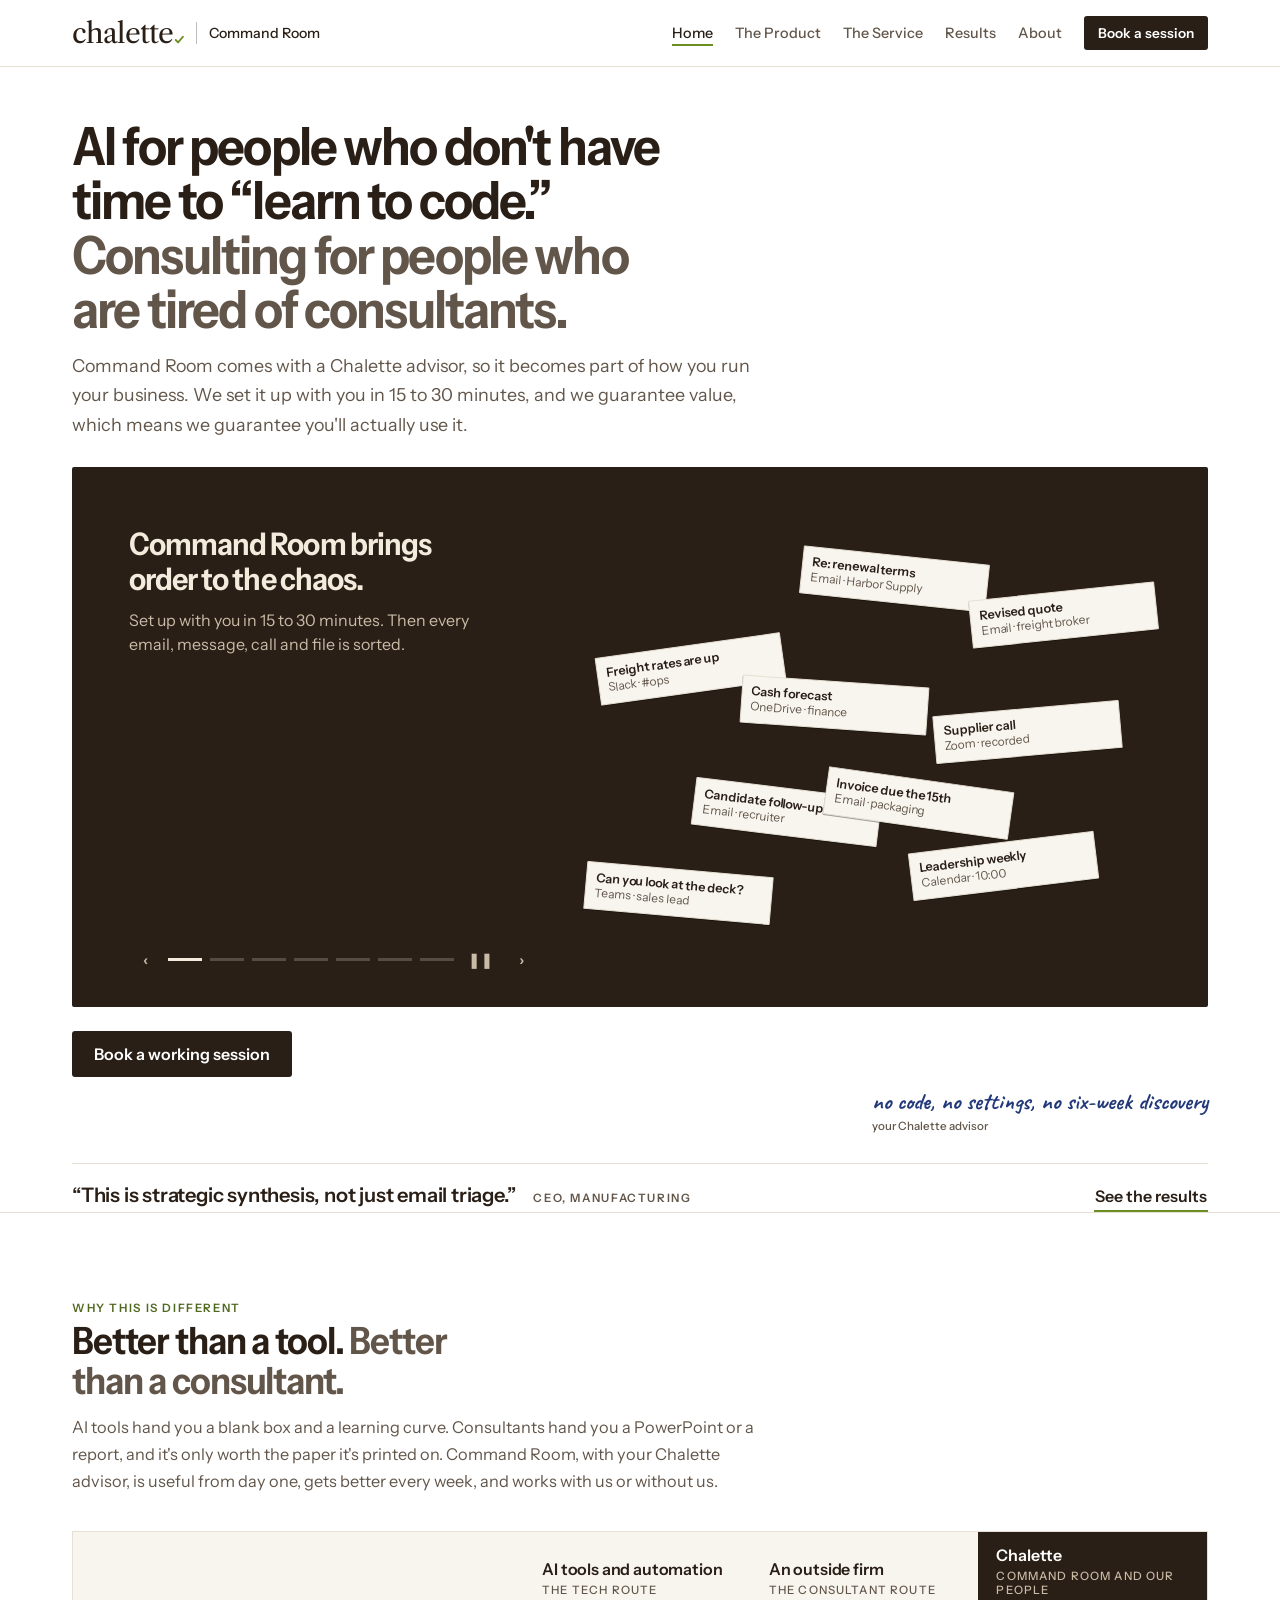
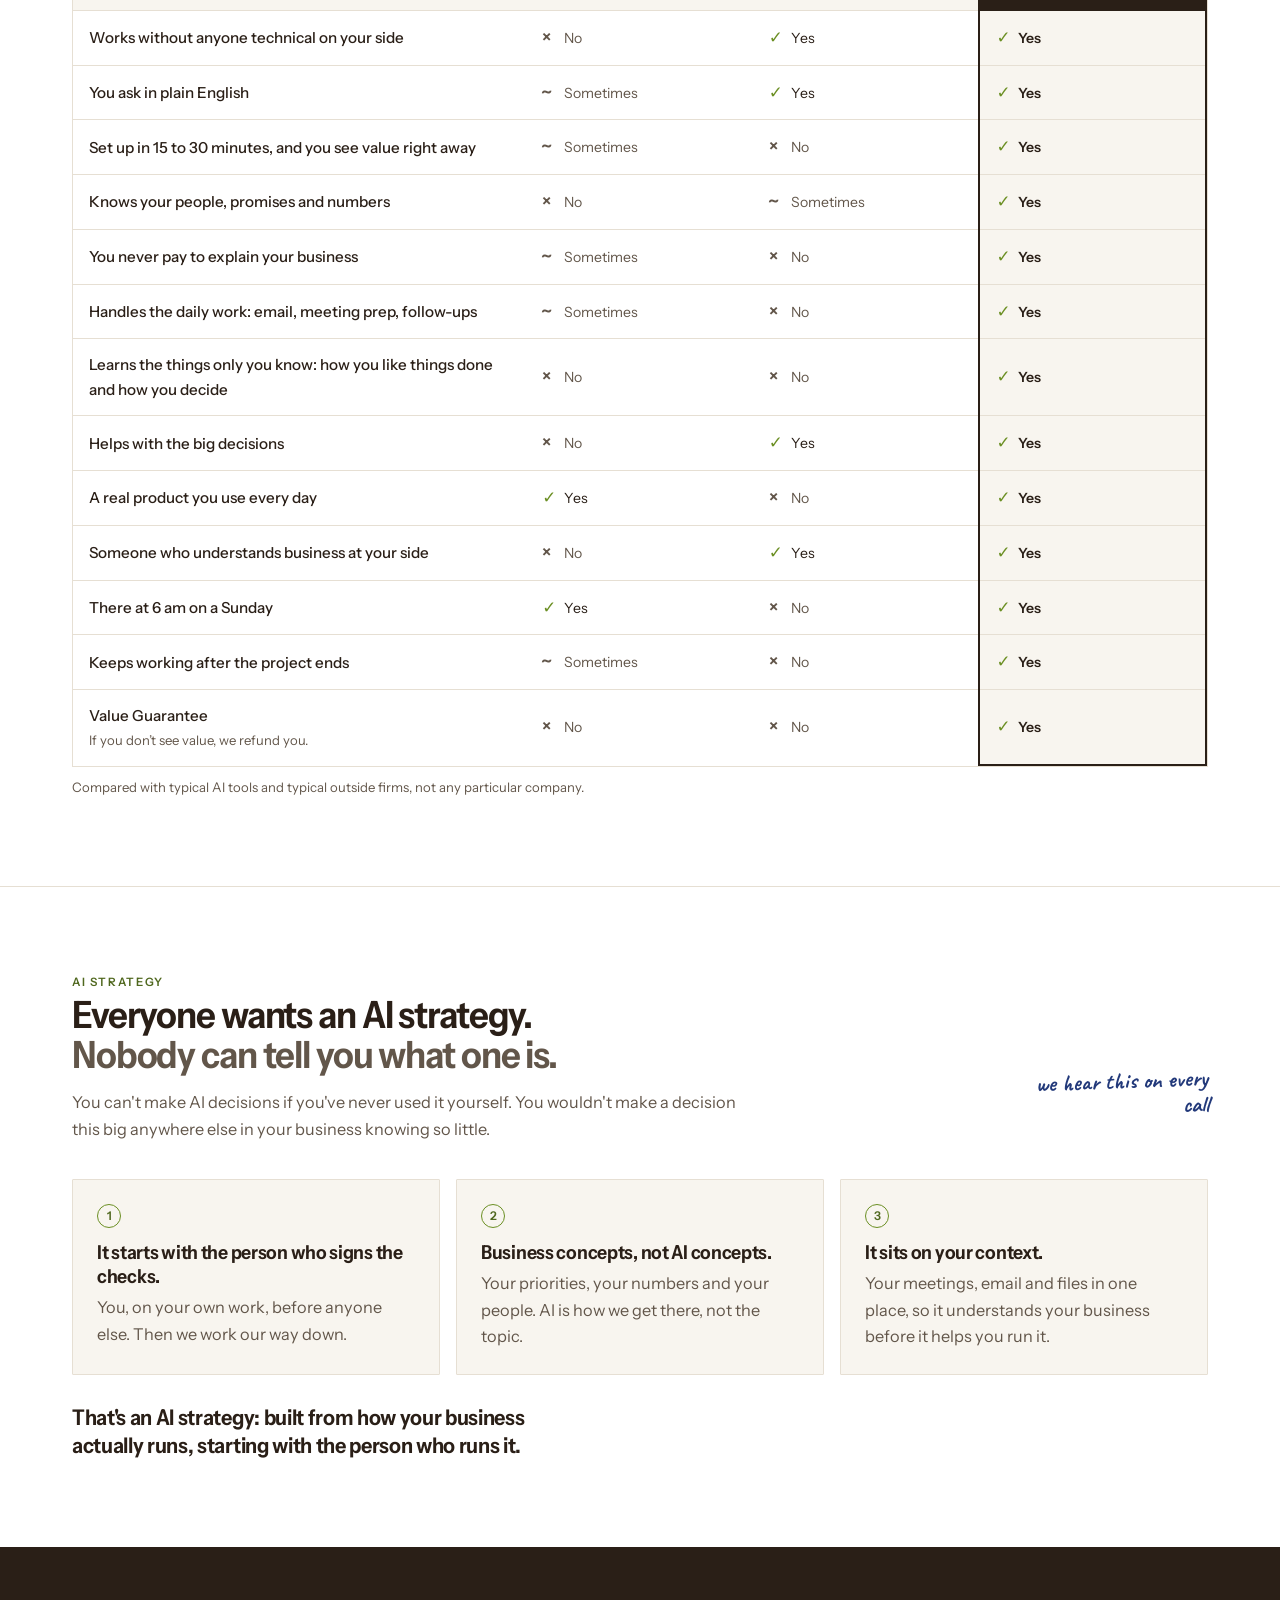
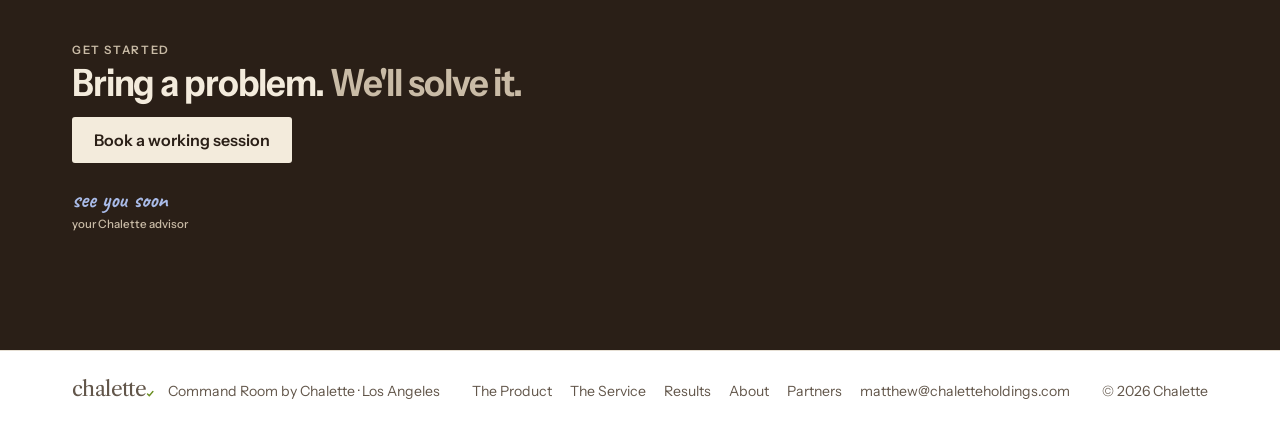
<file: index.html>
<!doctype html>
<html lang="en" data-pen="blue"><head><meta charset="utf-8"><meta name="viewport" content="width=device-width, initial-scale=1">
<title>Chalette · AI for owners and execs. Consulting for people who are tired of consultants.</title>
<meta name="description" content="Command Room learns your business and runs your week. It comes with a Chalette advisor who sets it up with you in 15 to 30 minutes and works the big decisions with you. Value guaranteed.">
<meta property="og:type" content="website"><meta property="og:site_name" content="Chalette">
<meta property="og:title" content="AI for owners and execs. Consulting for people who are tired of consultants.">
<meta property="og:description" content="Command Room learns your business and runs your week. It comes with a Chalette advisor who sets it up with you in 15 to 30 minutes and works the big decisions with you. Value guaranteed.">
<meta property="og:image" content="https://chaletteholdings.com/share.png"><meta property="og:url" content="https://chaletteholdings.com/"><link rel="canonical" href="https://chaletteholdings.com/"><meta name="twitter:card" content="summary_large_image">
<meta name="theme-color" content="#2a1f17">
<link rel="icon" href="data:image/svg+xml,%3Csvg xmlns='http://www.w3.org/2000/svg' viewBox='0 0 64 64'%3E%3Crect width='64' height='64' rx='12' fill='%232a1f17'/%3E%3Ctext x='11' y='47' font-family='Georgia,serif' font-size='46' fill='%23f3ebdc'%3Ec%3C/text%3E%3Cpath d='M38 41l6 7 12-18' fill='none' stroke='%23a9b67c' stroke-width='5.5' stroke-linecap='round' stroke-linejoin='round'/%3E%3C/svg%3E">
<link rel="stylesheet" href="https://fonts.googleapis.com/css2?family=Libre+Caslon+Text:wght@400;700&family=Instrument+Sans:wdth,wght@75..100,400..700&family=Caveat:wght@700&display=swap">
<style>
/* Chalette homepage, built from the design system: white page, brown ink, olive for Command Room's marks,
   a pen colour for people's notes (copper, burnt orange or blue: switch at the top). Flat sheets, hairline edges. */
:root{--white:#ffffff;--paper:#ffffff;--sheet:#f8f5ef;--rule:#e6dfd3;--ink:#2a1f17;--soft:#62564a;--olive:#50681f;--mark:#6b8f23;--olived:#a9b67c;
 --stage:#2a1f17;--stage-ink:#f3ebdc;--stage-soft:#c9bba6;
 --pen:#22397a;--pend:#a9bbe8;
 --logo:"Libre Caslon Text",Georgia,serif;--sans:"Instrument Sans","Segoe UI",system-ui,sans-serif;--hand:Caveat,"Segoe Print",cursive;color-scheme:light}
:root[data-pen="burnt"]{--pen:#ae521d;--pend:#eeac74}
:root[data-pen="copper"]{--pen:#a54b1c;--pend:#eba878}
*{box-sizing:border-box}
html{scroll-behavior:smooth}
body{margin:0;background:var(--white);color:var(--ink);font:16.3px/1.65 var(--sans)}
.w{max-width:1200px;margin:0 auto;padding-inline:32px}
a{color:inherit}
.wm{font-family:var(--logo);font-weight:400;letter-spacing:-.03em;line-height:1;display:inline-flex;align-items:baseline;white-space:nowrap;color:inherit;text-decoration:none}
.wm svg{width:.31em;height:.26em;margin-left:.06em;overflow:visible;flex:none}.wm path{fill:none;stroke:var(--tk,var(--mark));stroke-width:2.6;stroke-linecap:round;stroke-linejoin:round}
.lab{font:600 .72rem var(--sans);letter-spacing:.14em;text-transform:uppercase;color:var(--olive)}
.sheet .lab{color:var(--soft)}
.hand{font:700 1.45rem/1.1 var(--hand);color:var(--pen)}
.hand small{display:block;font:500 .72rem var(--sans);color:var(--soft);margin-top:4px}
.ledger{border-bottom:3px double var(--mark);padding-bottom:1px}
.btn{display:inline-block;font:600 1rem var(--sans);padding:13px 22px;border-radius:3px;background:var(--ink);color:var(--white);text-decoration:none;border:0}
.lnk{font:600 1rem var(--sans);text-decoration:none;border-bottom:2px solid var(--mark);padding:4px 1px}
.btn:focus-visible,.lnk:focus-visible,.sw button:focus-visible,summary:focus-visible{outline:2px solid var(--olive);outline-offset:2px}

/* version switch (review only) */
.sw{background:var(--ink);color:var(--stage-ink);font:500 .85rem var(--sans)}
.sw .w{display:flex;flex-wrap:wrap;align-items:center;gap:10px 16px;padding-block:9px}
.sw button{font:600 .82rem var(--sans);background:transparent;color:var(--stage-ink);border:1px solid rgba(243,235,220,.4);padding:6px 12px;border-radius:2px;cursor:pointer;display:inline-flex;align-items:center;gap:8px}
.sw button i{width:12px;height:12px;display:inline-block}
.sw button[aria-pressed="true"]{background:var(--stage-ink);color:var(--ink)}
.sw span.n{color:var(--stage-soft)}

/* header */
header.top{border-bottom:1px solid var(--rule)}
header.top .w{display:flex;justify-content:space-between;align-items:center;gap:20px;padding-block:16px}
.lk{display:flex;align-items:center;gap:12px}.lk .bar{width:1px;height:22px;background:var(--ink);opacity:.3}.lk .s{font:500 .88rem var(--sans)}
header nav{display:flex;align-items:center;gap:22px;font:500 .9rem var(--sans);color:var(--soft)}
header nav a{text-decoration:none}
header nav .btn{font-size:.85rem;padding:9px 14px;color:var(--white)}

/* type */
h1{font:650 3.3rem/1.03 var(--sans);font-stretch:92%;letter-spacing:-.035em;margin:52px 0 14px;max-width:22ch;text-wrap:balance}
h1 em,h2 em{font-style:normal;color:var(--soft)}
h2{font:650 2.35rem/1.06 var(--sans);font-stretch:92%;letter-spacing:-.03em;margin:6px 0 14px;max-width:22ch;text-wrap:balance}
h3{font:600 1.15rem/1.3 var(--sans);letter-spacing:-.015em;margin:0 0 6px}
.sub{color:var(--soft);font-size:1.12rem;max-width:58ch;margin:0 0 28px}
.intro{color:var(--soft);max-width:62ch;margin:0}
section.s{padding-block:88px;border-top:1px solid var(--rule)}
.shead{display:grid;grid-template-columns:1fr auto;gap:24px;align-items:end;margin-bottom:36px}
.shead .hand{text-align:right;max-width:20ch;transform:rotate(-2deg)}

/* hero extras */
.cta{display:flex;flex-wrap:wrap;align-items:center;gap:14px 24px;margin:24px 0 0}
.cta .g{color:var(--soft);font-size:.95rem;display:flex;align-items:center;gap:8px}
.cta .g b{color:var(--mark);font-size:1.05rem}
.hero-note{display:flex;justify-content:flex-end;margin:-6px 0 0}

/* sheets */
.sheet{background:var(--sheet);border:1px solid var(--rule);border-radius:1px;padding:24px}
.cols3{display:grid;grid-template-columns:repeat(3,1fr);gap:16px}
.cols2{display:grid;grid-template-columns:1fr 1fr;gap:16px}
ul.dash{list-style:none;margin:12px 0 0;padding:0;display:grid;gap:8px}
ul.dash li{padding-left:20px;position:relative}
ul.dash li::before{content:"";position:absolute;left:0;top:.8em;width:10px;height:1px;background:var(--soft)}
ul.ticks{list-style:none;margin:12px 0 0;padding:0;display:grid;gap:8px}
ul.ticks li{padding-left:22px;position:relative}
ul.ticks li::before{content:"\2713";position:absolute;left:0;top:0;color:var(--mark);font-weight:700}
.route.us{background:var(--white);border:1px solid var(--ink)}
.route .who{font:600 .72rem var(--sans);letter-spacing:.14em;text-transform:uppercase;color:var(--soft);margin-bottom:4px}
.route.us .who{color:var(--olive)}
.three{display:grid;grid-template-columns:repeat(3,1fr);gap:28px;margin-top:40px;border-top:1px solid var(--rule);padding-top:28px}
.three p{margin:0;color:var(--soft)}

/* comparison checklist */
.cmpwrap{overflow-x:auto;border:1px solid var(--rule);background:var(--white)}
.cmp{width:100%;min-width:640px;border-collapse:collapse;font-size:.95rem}
.cmp th,.cmp td{padding:13px 16px;border-bottom:1px solid var(--rule);text-align:left;vertical-align:middle}
.cmp thead th{font:600 1rem/1.25 var(--sans);letter-spacing:-.01em;background:var(--sheet);vertical-align:bottom;width:20%}
.cmp thead th:first-child{width:40%}
.cmp thead th small{display:block;font:500 .72rem var(--sans);letter-spacing:.1em;text-transform:uppercase;color:var(--soft);margin-top:4px}
.cmp tbody th{font-weight:500;color:var(--ink)}
.cmp tbody tr:last-child th,.cmp tbody tr:last-child td{border-bottom:0}
.cmp td b{display:inline-block;width:1.3em;font-size:1.05rem}
.cmp td span{font-size:.88rem}
.cmp td.y{color:var(--ink)}.cmp td.y b{color:var(--mark)}
.cmp td.m,.cmp td.x,.cmp td.x b{color:var(--soft)}
.cmp .us{background:var(--sheet);border-left:2px solid var(--ink);border-right:2px solid var(--ink)}
.cmp thead th.us{background:var(--ink);color:var(--white);border-color:var(--ink)}
.cmp thead th.us small{color:var(--stage-soft)}
.cmp td.us span{font-weight:600}
.cmp tbody tr:last-child td.us{border-bottom:2px solid var(--ink)}
.sr{position:absolute;width:1px;height:1px;overflow:hidden;clip:rect(0 0 0 0)}
.cmpwrap:focus-visible{outline:2px solid var(--olive);outline-offset:2px}
.cmp .rowsub{display:block;font-size:.82rem;color:var(--soft);font-weight:400;margin-top:2px}
.cmpnote{margin:10px 0 0;font-size:.82rem;color:var(--soft)}

/* product / service tabs */
.tabs{display:grid;grid-template-columns:1fr 1fr;border-bottom:1px solid var(--rule);margin:28px 0 0}
.tabs button{font:650 1.35rem/1.15 var(--sans);font-stretch:92%;letter-spacing:-.02em;text-align:left;background:transparent;border:0;border-bottom:3px solid transparent;margin-bottom:-1px;padding:16px 4px 14px;color:var(--soft);cursor:pointer}
.tabs button small{display:block;font:600 .72rem var(--sans);font-stretch:100%;letter-spacing:.14em;text-transform:uppercase;margin-top:4px;color:var(--soft)}
.tabs button[aria-selected="true"]{color:var(--ink);border-bottom-color:var(--ink)}
.tabs button[aria-selected="true"] small{color:var(--olive)}
.tabs button:hover{color:var(--ink)}
.tabs button:focus-visible,.panel:focus-visible{outline:2px solid var(--olive);outline-offset:2px}
.panel{padding-top:44px}
.panel .split{height:1px;background:var(--rule);margin:72px 0}

/* the product page: a ladder from assistant to strategic advisor */
.ladder{border-bottom:1px solid var(--rule)}
.rung{display:grid;grid-template-columns:1fr 1.05fr;gap:44px;padding:44px 0;border-top:1px solid var(--rule);align-items:start}
.rung .step{font:600 .72rem var(--sans);letter-spacing:.14em;text-transform:uppercase;color:var(--olive)}
.rung h3{font:650 1.7rem/1.12 var(--sans);font-stretch:92%;letter-spacing:-.025em;margin:6px 0 10px}
.rung .rt p{color:var(--soft);margin:0;max-width:46ch}
.rung .rt ul.ticks{margin-top:14px}
.rung .next{margin-top:18px!important;color:var(--ink)!important}
.rung .next .lnk{margin-left:6px;font-size:.95rem}
.doc td.grp{font:600 .66rem var(--sans);letter-spacing:.14em;text-transform:uppercase;color:var(--olive);padding-top:10px}
.doc td:first-child{color:var(--soft)}
.doc td b{color:var(--ink)}
@media (max-width:900px){.rung{grid-template-columns:1fr;gap:18px;padding:32px 0}.rung h3{font-size:1.45rem}}

/* the service page: how it works, and what the advisor does */
.svc{display:grid;grid-template-columns:1.35fr 1fr;gap:44px;align-items:start}
.svc-side{display:grid;gap:16px;position:sticky;top:24px}
ol.flow{list-style:none;margin:14px 0 0;padding:0;counter-reset:fl}
ol.flow li{position:relative;padding:0 0 26px 34px;border-left:1px solid var(--rule);margin-left:9px}
ol.flow li:last-child{border-left-color:transparent;padding-bottom:0}
ol.flow li::before{counter-increment:fl;content:counter(fl);position:absolute;left:-11px;top:0;width:21px;height:21px;border-radius:50%;background:var(--white);border:1.5px solid var(--mark);color:var(--olive);font:600 .72rem/19px var(--sans);text-align:center}
ol.flow .when{font:600 .7rem var(--sans);letter-spacing:.14em;text-transform:uppercase;color:var(--olive)}
ol.flow h3{margin:2px 0 4px;font:650 1.3rem/1.2 var(--sans);font-stretch:92%;letter-spacing:-.02em}
ol.flow p{margin:0;color:var(--soft);max-width:54ch}
.svc-side .adv .lead{margin:10px 0 4px;font:650 1.2rem/1.3 var(--sans);font-stretch:92%;letter-spacing:-.015em;color:var(--ink)}
.svc-side .adv ul.ticks{margin-top:10px}
.svc-side .keep{margin:14px 0 0;padding-top:12px;border-top:1px solid var(--rule);color:var(--soft)}
.svc-side .keep b{color:var(--ink)}
.pkg{background:var(--stage);color:var(--stage-ink);padding:24px 26px;display:grid;gap:12px}
.pkg p{margin:0}
.pkg .big{font:650 1.45rem/1.15 var(--sans);font-stretch:92%;letter-spacing:-.025em}
.pkg .gt{display:flex;gap:10px;color:var(--stage-ink);font-weight:600}.pkg .gt b{color:var(--olived)}
.pkg .hand{color:var(--pend)}
.pkg .why{color:var(--stage-soft);border-top:1px solid rgba(255,255,255,.14);padding-top:12px}
@media (max-width:900px){.svc{grid-template-columns:1fr}.svc-side{position:static}}

/* results: quotes and stories */
.quotes{display:grid;grid-template-columns:repeat(3,1fr);gap:16px}
.quotes .q:first-child{grid-column:span 2}.quotes .q:first-child blockquote{font-size:1.7rem}
.q{margin:0;background:var(--white);border:1px solid var(--rule);border-top:3px solid var(--mark);padding:22px 22px 18px;display:flex;flex-direction:column;justify-content:space-between;gap:16px}
.q blockquote{margin:0;font:650 1.25rem/1.25 var(--sans);font-stretch:92%;letter-spacing:-.015em;color:var(--ink)}
.q figcaption{font:600 .72rem var(--sans);letter-spacing:.12em;text-transform:uppercase;color:var(--soft)}
.story .res{color:var(--ink)!important;font-weight:600;border-top:1px solid var(--rule);padding-top:10px}
@media (max-width:900px){.quotes{grid-template-columns:1fr}.quotes .q:first-child{grid-column:auto}.quotes .q:first-child blockquote{font-size:1.25rem}}

/* asks and documents */
.asks{display:grid;grid-template-columns:repeat(2,1fr);gap:16px}
.ask{display:grid;gap:10px;align-content:start}
.ask .q{font:650 1.25rem/1.2 var(--sans);font-stretch:92%;letter-spacing:-.02em}
.ask .q::before{content:"You ask: ";font:600 .72rem var(--sans);letter-spacing:.14em;text-transform:uppercase;color:var(--soft);display:block;font-stretch:100%;margin-bottom:2px}
.doc{background:var(--white);border:1px solid var(--rule);padding:16px 18px;font-size:.92rem;line-height:1.55}
.doc .meta{font:600 .66rem var(--sans);letter-spacing:.14em;text-transform:uppercase;color:var(--soft);margin-bottom:4px}
.doc h4{margin:0 0 6px;font:600 1rem/1.3 var(--sans)}
.doc ol,.doc ul{margin:0;padding-left:18px}
.doc .tk{color:var(--olive);font-weight:600;margin-top:8px}
.doc .memo{display:grid;grid-template-columns:auto 1fr;gap:1px 12px;font-size:.8rem;color:var(--soft);border-bottom:1px solid var(--ink);padding-bottom:6px;margin-bottom:8px}
.doc .memo b{color:var(--ink);font-weight:600}
.doc .voice{border-left:2px solid var(--ink);padding-left:10px}
.doc table{width:100%;border-collapse:collapse;font-variant-numeric:tabular-nums}
.doc td{padding:3px 0;border-bottom:1px solid var(--rule)}.doc td.num{text-align:right}

/* sessions */
.steps{display:grid;grid-template-columns:repeat(3,1fr);gap:16px;counter-reset:st}
.steps .sheet .lab{display:block;margin-bottom:6px}
.steps p{margin:0;color:var(--soft)}
.promise{margin-top:24px;display:grid;grid-template-columns:1.3fr 1fr;gap:16px;align-items:stretch}
.promise .big{font:650 1.9rem/1.1 var(--sans);font-stretch:92%;letter-spacing:-.03em;margin:0}
.promise .dark{background:var(--stage);color:var(--stage-ink);padding:28px;display:flex;flex-direction:column;justify-content:space-between;gap:16px}
.promise .dark p{margin:0;color:var(--stage-soft)}
.promise .dark .gt{color:var(--stage-ink);font:600 1.05rem var(--sans);display:flex;gap:10px}
.promise .dark .gt b{color:var(--olived)}
.promise .dark .hand{color:var(--pend)}

/* stories */
.stories{display:grid;grid-template-columns:repeat(3,1fr);gap:16px}
.story .lab{display:block;margin-bottom:8px}
.story p{margin:0 0 10px;color:var(--soft)}
.story .flag{font:600 .7rem var(--sans);letter-spacing:.08em;text-transform:uppercase;color:var(--ink);border:1px dashed var(--soft);padding:3px 7px;display:inline-block}

/* questions */
.faq{max-width:820px}
details{border-top:1px solid var(--rule);padding:18px 0}
details:last-child{border-bottom:1px solid var(--rule)}
summary{cursor:pointer;font:600 1.1rem/1.35 var(--sans);letter-spacing:-.01em;list-style:none;display:flex;justify-content:space-between;gap:16px}
summary::-webkit-details-marker{display:none}
summary::after{content:"+";color:var(--mark);font-weight:600}
details[open] summary::after{content:"\2212"}
details p{margin:10px 0 0;color:var(--soft);max-width:66ch}


/* hero proof and film */
.hq{margin:30px 0 0;display:flex;flex-wrap:wrap;align-items:baseline;gap:6px 18px;padding-top:18px;border-top:1px solid var(--rule)}
.hq blockquote{margin:0;font:600 1.25rem/1.3 var(--sans);letter-spacing:-.01em}
.hq figcaption{font:600 .72rem var(--sans);letter-spacing:.14em;text-transform:uppercase;color:var(--soft)}
.hq a{margin-left:auto}

/* prices in the getting-started box */
.pkg .price{display:flex;flex-wrap:wrap;align-items:baseline;gap:4px 12px;color:var(--stage-ink)}
.pkg .price b{font:650 2rem/1 var(--sans);font-stretch:92%;letter-spacing:-.03em}
.pkg .price span{color:var(--stage-soft)}
.pkg .after{color:var(--stage-soft);font-size:.95rem}
.pkg .gt span small{display:block;font-weight:400;color:var(--stage-soft);margin-top:4px}

/* what stays yours */
.trust{margin-top:72px;display:grid;grid-template-columns:1fr 1.35fr;gap:44px;align-items:start;border-top:1px solid var(--rule);padding-top:56px}
.trust h2{margin-top:6px}
.trust .sheet{padding:8px 26px}
.trust .lr{display:grid;grid-template-columns:26px 1fr;gap:10px;padding:14px 0;border-top:1px solid var(--rule)}
.trust .lr:first-child{border-top:0}
.trust .lr b{color:var(--mark)}
.trust .lr span small{display:block;color:var(--soft);font-size:.92rem;margin-top:2px}

/* about and partners */
.founder{display:grid;grid-template-columns:1fr 1.2fr;gap:44px;align-items:start;margin-top:8px}
.founder blockquote{margin:0;font:650 1.6rem/1.25 var(--sans);font-stretch:92%;letter-spacing:-.02em}
.founder .who{margin-top:14px;font:600 .72rem var(--sans);letter-spacing:.14em;text-transform:uppercase;color:var(--soft)}
.team{list-style:none;margin:10px 0 0;padding:0}
.team li{display:grid;grid-template-columns:1fr auto;gap:12px;padding:12px 0;border-top:1px solid var(--rule)}
.team li span{color:var(--soft)}
.facts{margin-top:44px}
.partner-cta{margin-top:36px;display:flex;flex-wrap:wrap;align-items:center;gap:14px 24px}

/* the product page: how it differs from a chat assistant */
.memory{margin-top:72px;border-top:1px solid var(--rule);padding-top:56px}
.mem-grid{display:grid;grid-template-columns:1.45fr 1fr;gap:32px;align-items:start}
.vs{border:1px solid var(--rule);background:var(--white)}
.vs-head,.vs-row{display:grid;grid-template-columns:24% 34% 42%}
.vs-head span{padding:12px 14px;font:600 .72rem var(--sans);letter-spacing:.12em;text-transform:uppercase;color:var(--soft);background:var(--sheet)}
.vs-head span.cr{background:var(--ink);color:var(--white)}
.vs-row{border-top:1px solid var(--rule)}
.vs-row>*{padding:12px 14px}
.vs-row b{font-weight:600}
.vs-row .ch{color:var(--soft)}
.vs-row .cr{background:var(--sheet);border-left:2px solid var(--ink)}
.record{position:sticky;top:24px}
.record .sub2{margin:0 0 6px;color:var(--soft)}
.record td{padding:5px 10px 5px 0;vertical-align:top}
.record .src{display:block;font-size:.8rem;color:var(--olive)}
@media (max-width:900px){
 .mem-grid{grid-template-columns:1fr}
 .record{position:static}
 .vs-head{display:none}
 .vs-row{grid-template-columns:1fr}
 .vs-row>*{padding:8px 14px}
 .vs-row b{padding-top:14px}
 .vs-row .ch::before,.vs-row .cr::before{content:attr(data-k);display:block;font:600 .66rem var(--sans);letter-spacing:.12em;text-transform:uppercase;color:var(--soft);margin-bottom:2px}
 .vs-row .cr{border-left:0;border-top:1px solid var(--rule)}
}

/* home: what an AI strategy is */
.strat .sheet{display:flex;flex-direction:column;gap:6px}
.strat .n{display:inline-grid;place-items:center;width:24px;height:24px;border-radius:50%;border:1.5px solid var(--mark);color:var(--olive);font:600 .75rem/1 var(--sans)}
.strat h3{margin:6px 0 0;font:650 1.2rem/1.25 var(--sans);font-stretch:92%;letter-spacing:-.015em}
.strat p{margin:0;color:var(--soft)}
.strat-end{margin:28px 0 0;font:650 1.35rem/1.3 var(--sans);font-stretch:92%;letter-spacing:-.015em;max-width:40ch}

/* security page, and the line that points there from The Service */
.sec-grid{display:grid;grid-template-columns:1.1fr 1fr;gap:44px;align-items:start}
.trust-sheet{padding:8px 26px}
.trust-sheet .lr{display:grid;grid-template-columns:26px 1fr;gap:10px;padding:14px 0;border-top:1px solid var(--rule)}
.trust-sheet .lr:first-child{border-top:0}
.trust-sheet .lr b{color:var(--mark)}
.trust-sheet .lr span small{display:block;color:var(--soft);font-size:.92rem;margin-top:2px}
.sec-grid .faq{max-width:none}
.secline{margin:56px 0 0;padding-top:24px;border-top:1px solid var(--rule);display:flex;flex-wrap:wrap;align-items:baseline;gap:8px 16px}
.secline b{color:var(--mark)}
.founder .story{margin:18px 0 0;color:var(--soft);max-width:46ch}
.principles{gap:12px}.principles li{font-size:1.02rem}
@media (max-width:900px){.sec-grid{grid-template-columns:1fr;gap:28px}}

/* footer */
footer{border-top:1px solid var(--rule)}
footer .w{display:grid;grid-template-columns:auto 1fr auto;gap:12px 32px;align-items:center}
footer .f1{display:flex;align-items:baseline;gap:14px;flex-wrap:wrap}
footer nav{display:flex;flex-wrap:wrap;gap:6px 18px;justify-content:center}
footer nav a{text-decoration:none}
footer nav a:hover{text-decoration:underline;text-decoration-color:var(--mark)}
@media (max-width:900px){.trust,.founder{grid-template-columns:1fr;gap:24px}footer .w{grid-template-columns:1fr}footer nav{justify-content:flex-start}.hq a{margin-left:0}}

/* the comparison on a phone: symbols only, short column names */
@media (max-width:640px){
 .cmp{min-width:0;font-size:.85rem}
 .cmp th,.cmp td{padding:10px 6px}
 .cmp thead th:first-child{width:46%}
 .cmp thead th[data-short]{font-size:0;width:18%;text-align:center}
 .cmp thead th[data-short]::before{content:attr(data-short);font:600 .78rem/1.2 var(--sans)}
 .cmp thead th[data-short] small{display:none}
 .cmp td{text-align:center}
 .cmp td span{display:none}
 .cmp td b{width:auto}
}

/* closing */
.closing{background:var(--stage);color:var(--stage-ink);padding-block:96px}
.closing h2{color:var(--stage-ink);max-width:20ch}
.closing h2 em{color:var(--stage-soft)}
.closing .btn{background:var(--stage-ink);color:var(--ink)}
.closing .g{color:var(--stage-soft);margin-top:16px}
.closing .hand{color:var(--pend);margin-top:24px}
footer{padding-block:28px;font-size:.88rem;color:var(--soft)}
footer .w{display:flex;flex-wrap:wrap;justify-content:space-between;gap:12px;align-items:center}
.proto{font-size:.8rem;color:var(--soft)}

/* --- hero animation (from hero v6) --- */
.stage{position:relative;height:540px;border-radius:2px;overflow:hidden;background:var(--stage);color:var(--stage-ink)}
.stage *{box-sizing:border-box}
.stage.still *{transition:none!important}
/* caption, always top left */
.stage .hcap{position:absolute;left:5%;top:10%;width:34%;transition:opacity .7s ease}
.stage .hcap.swap{opacity:0}
.stage .hcap .k{display:none}
.stage .hcap h2{margin:6px 0 0;font:650 1.95rem/1.1 var(--sans);text-wrap:balance;font-stretch:92%;letter-spacing:-.03em;color:var(--stage-ink)}
.stage .hcap p{margin:12px 0 0;color:var(--stage-soft);font-size:1rem;line-height:1.5;max-width:32ch}
.stage .prog{position:absolute;left:5%;bottom:6%;display:flex;align-items:center;gap:2px;z-index:3;touch-action:none;user-select:none}
.stage .prog button{appearance:none;background:none;border:0;margin:0;cursor:pointer;color:var(--stage-soft);font:600 .95rem/1 var(--sans)}
.stage .prog .seg{padding:14px 3px}
.stage .prog .nav{padding:8px 9px;min-width:34px}
.stage .prog .nav:hover,.stage .prog .nav:focus-visible{color:var(--stage-ink)}
.stage .prog button:focus-visible{outline:2px solid var(--olived);outline-offset:2px}
.stage .prog .seg:hover i{background:rgba(243,235,220,.45)}
.stage .prog i{display:block;width:34px;height:3px;background:rgba(243,235,220,.22);position:relative;overflow:hidden}
.stage .prog i::after{content:"";position:absolute;inset:0;background:var(--stage-ink);transform:scaleX(0);transform-origin:left}
.stage .prog i.on::after{transform:scaleX(1);transition:transform var(--d,4s) linear}
.stage .prog i.past::after{transform:scaleX(1)}
.stage.paused .prog i.on::after{transform:scaleX(1);transition:none}
/* scenes share the right side; only the current one shows, with a slow fade */
.stage .sc{position:absolute;left:43%;right:4%;top:8%;bottom:9%;opacity:0;visibility:hidden;transition:opacity 1.1s ease,visibility 0s linear 1.1s}
.stage[data-s="1"] .sc1,.stage[data-s="2"] .sc2,.stage[data-s="3"] .sc3,.stage[data-s="4"] .sc4,.stage[data-s="5"] .scw,.stage[data-s="6"] .sc5{opacity:1;visibility:visible;transition:opacity 1.1s ease .9s,visibility 0s}
.stage .lab{font:600 .64rem var(--sans);letter-spacing:.14em;text-transform:uppercase;color:var(--stage-soft)}
.stage .card{position:absolute;width:31%;background:var(--sheet);color:var(--ink);border:1px solid var(--rule);border-radius:1px;padding:7px 9px;font-size:.74rem;line-height:1.3;box-shadow:0 1px 0 rgba(0,0,0,.35)}
.stage .card b{display:block;font-weight:600;font-size:.78rem;white-space:nowrap;overflow:hidden;text-overflow:ellipsis}
.stage .card span{color:var(--soft);white-space:nowrap;overflow:hidden;text-overflow:ellipsis;display:block}
.stage .card i{font-style:normal}

/* 1 · order to the chaos: cards scattered, then sorted into three columns */
.stage .sc1 .card{left:var(--cx);top:var(--cy);transform:rotate(var(--cr));opacity:0;transition:opacity .6s ease,left 1.5s cubic-bezier(.3,.7,.2,1),top 1.5s cubic-bezier(.3,.7,.2,1),transform 1.5s cubic-bezier(.3,.7,.2,1)}
.stage[data-s="1"] .sc1 .card{opacity:1;transition-delay:calc(var(--i)*.18s + 1s),0s,0s,0s}
.stage[data-s="1"][data-o="1"] .sc1 .card{left:var(--ox);top:var(--oy);transform:none;transition-delay:0s,calc(var(--i)*.07s),calc(var(--i)*.07s),calc(var(--i)*.07s)}
.stage .sc1 .col{position:absolute;top:2%;width:31%;font:600 .7rem var(--sans);letter-spacing:.12em;text-transform:uppercase;border-bottom:1px solid var(--stage-rule);padding-bottom:6px;opacity:0;transition:opacity .8s ease}
.stage .sc1 .col.c1{left:0;color:var(--olived)}.stage .sc1 .col.c2{left:34.5%;color:var(--stage-ink)}.stage .sc1 .col.c3{left:69%;color:var(--stage-soft)}
.stage[data-s="1"][data-o="1"] .sc1 .col{opacity:1;transition-delay:1.2s}
.stage[data-s="1"][data-o="1"] .sc1 .card.h b::before{content:"\2713  ";color:var(--mark)}

/* 2 · it handles your day: a Monday, ticked off one item at a time */
.stage .sc2 .day{position:absolute;left:2%;right:2%;top:50%;transform:translateY(-50%);background:var(--sheet);color:var(--ink);border:1px solid var(--rule);border-radius:1px;padding:18px 22px}
.stage .sc2 .day .lab{color:var(--soft)}
.stage .sc2 .day h3{margin:2px 0 10px;font:600 1.15rem var(--sans)}
.stage .sc2 .row{display:grid;grid-template-columns:3.6em 1fr auto;gap:12px;align-items:center;padding:9px 0;border-top:1px solid var(--rule);font-size:.92rem;opacity:0;transform:translateY(6px);transition:opacity .7s ease,transform .7s ease}
.stage .sc2 .row time{font-variant-numeric:tabular-nums;color:var(--soft);font-size:.82rem}
.stage .sc2 .row .ok{color:var(--mark);font-weight:700;opacity:0;transition:opacity .5s ease}
.stage[data-s="2"] .sc2 .row{opacity:1;transform:none;transition-delay:calc(var(--i)*1.05s + 1.2s)}
.stage[data-s="2"] .sc2 .row .ok{opacity:1;transition-delay:calc(var(--i)*1.05s + 1.75s)}

/* 3 · it learns your business: the map connects, then real facts appear */
.stage .sc3 svg{position:absolute;inset:0;width:100%;height:100%;overflow:visible}
.stage .sc3 line{stroke:rgba(243,235,220,.4);stroke-width:1;vector-effect:non-scaling-stroke;stroke-dasharray:var(--len,2000px);stroke-dashoffset:var(--len,2000px);transition:stroke-dashoffset 1.2s ease}
.stage[data-s="3"] .sc3 line{stroke-dashoffset:0;transition-delay:calc(var(--i)*.25s + 1.6s)}
.stage .sc3 .node{position:absolute;transform:translate(-50%,-50%);padding:7px 13px;border:1px solid rgba(243,235,220,.5);border-radius:1px;background:var(--stage);font:600 .82rem var(--sans);color:var(--stage-ink);white-space:nowrap;opacity:0;transition:opacity .7s ease}
.stage .sc3 .node.you{background:var(--stage-ink);color:var(--ink);border-color:var(--stage-ink)}
.stage[data-s="3"] .sc3 .node{opacity:1;transition-delay:calc(var(--i)*.25s + 1.1s)}
.stage .sc3 .fact{position:absolute;background:var(--sheet);color:var(--ink);border:1px solid var(--rule);border-radius:1px;padding:5px 9px;font-size:.74rem;line-height:1.3;white-space:nowrap;opacity:0;transform:translateY(4px);transition:opacity .7s ease,transform .7s ease}
.stage .sc3 .fact b{font-weight:600}
.stage[data-s="3"] .sc3 .fact{opacity:1;transform:none;transition-delay:calc(var(--i)*1.1s + 3.6s)}

/* 4 · it learns the things only you know: how you like things done, how you decide */
.stage .sc4 .know{position:absolute;left:2%;right:2%;top:50%;transform:translateY(-50%);background:var(--sheet);color:var(--ink);border:1px solid var(--rule);border-radius:1px;padding:18px 22px}
.stage .sc4 .know .lab{color:var(--soft)}
.stage .sc4 .know h3{margin:2px 0 8px;font:600 1.15rem var(--sans)}
.stage .sc4 .grp{font:600 .66rem var(--sans);letter-spacing:.14em;text-transform:uppercase;color:var(--olive);margin:12px 0 2px;opacity:0;transition:opacity .7s ease}
.stage .sc4 .kr{display:grid;grid-template-columns:44% 1fr auto;gap:12px;align-items:baseline;padding:8px 0;border-top:1px solid var(--rule);font-size:.92rem;opacity:0;transform:translateY(6px);transition:opacity .7s ease,transform .7s ease}
.stage .sc4 .kr span:first-child{color:var(--soft)}
.stage .sc4 .kr b{font-weight:600}
.stage .sc4 .kr .ok{color:var(--mark);font-weight:700;opacity:0;transition:opacity .5s ease}
.stage[data-s="4"] .sc4 .grp{opacity:1;transition-delay:calc(var(--i)*1.05s + 1.1s)}
.stage[data-s="4"] .sc4 .kr{opacity:1;transform:none;transition-delay:calc(var(--i)*1.05s + 1.2s)}
.stage[data-s="4"] .sc4 .kr .ok{opacity:1;transition-delay:calc(var(--i)*1.05s + 1.8s)}

/* 4 · one rule written in by hand, live, as you say it in the session */
.stage .sc4 .kr b.live{font:700 1.3rem/1 var(--hand);color:var(--pen);clip-path:inset(0 100% 0 0);transition:clip-path 1.8s cubic-bezier(.45,.1,.4,1)}
.stage[data-s="4"] .sc4 .kr b.live{clip-path:inset(0 0 0 0);transition-delay:5.9s}

/* 5 · the working session, live: the list, then the advisor's pen, then Command Room acting on it */
.stage .scw .ws{position:absolute;left:2%;right:2%;top:50%;transform:translateY(-50%);background:var(--sheet);color:var(--ink);border:1px solid var(--rule);border-radius:1px;padding:18px 22px}
.stage .scw .top{display:flex;justify-content:space-between;align-items:baseline;gap:12px}
.stage .scw .lab{color:var(--soft)}
.stage .scw .live{font:600 .64rem var(--sans);letter-spacing:.14em;text-transform:uppercase;color:var(--olive);white-space:nowrap}
.stage .scw .live::before{content:"";display:inline-block;width:7px;height:7px;border-radius:50%;background:var(--mark);margin-right:6px;vertical-align:1px}
.stage[data-s="5"] .scw .live::before{animation:wsdot 1.6s ease-in-out infinite}
@keyframes wsdot{50%{opacity:.25}}
.stage .scw h3{margin:2px 0 8px;font:600 1.15rem var(--sans)}
.stage .scw .r{position:relative;display:grid;grid-template-columns:1.4em 1fr auto;gap:10px;align-items:center;padding:9px 0;border-top:1px solid var(--rule);font-size:.92rem;opacity:0;transform:translateY(6px);transition:opacity .7s ease,transform .7s ease}
.stage .scw .r small{color:var(--soft);font-size:.8rem}
.stage .scw .r .n{color:var(--soft);font-variant-numeric:tabular-nums}
.stage[data-s="5"] .scw .r{opacity:1;transform:none;transition-delay:calc(var(--i)*.6s + 1.4s)}
.stage .scw .ring{position:absolute;left:calc(1.4em - 12px);top:-3px;width:calc(100% - 8.6em);height:calc(100% + 6px);overflow:visible;pointer-events:none}
.stage .scw .ring path{fill:none;stroke:var(--pen);stroke-width:2;stroke-linecap:round;vector-effect:non-scaling-stroke;stroke-dasharray:var(--len,2000px);stroke-dashoffset:var(--len,2000px);transition:stroke-dashoffset 1.1s cubic-bezier(.45,.1,.4,1)}
.stage[data-s="5"] .scw .ring path{stroke-dashoffset:0;transition-delay:3.7s}
.stage .scw .pen{font:700 1.35rem/1 var(--hand);color:var(--pen);white-space:nowrap;padding:2px 8px 4px 0;clip-path:inset(0 100% 0 0);transition:clip-path 1.3s cubic-bezier(.45,.1,.4,1)}
.stage[data-s="5"] .scw .r .pen{clip-path:inset(0 0 0 0);transition-delay:4.9s}
.stage .scw .pl{margin-top:12px}
.stage .scw .pl .pen{display:inline-block;font-size:1.55rem}
.stage[data-s="5"] .scw .pl .pen{clip-path:inset(0 0 0 0);transition-delay:6.7s;transition-duration:2s}
.stage .scw .pl small{display:block;font:500 .74rem var(--sans);color:var(--soft);margin-top:3px;opacity:0;transition:opacity .6s}
.stage[data-s="5"] .scw .pl small{opacity:1;transition-delay:8.8s}
.stage .scw .cr{margin-top:12px;padding-top:10px;border-top:1px solid var(--rule);font-weight:600;color:var(--olive);font-size:.9rem;opacity:0;transform:translateY(6px);transition:opacity .7s ease,transform .7s ease}
.stage[data-s="5"] .scw .cr{opacity:1;transform:none;transition-delay:9.9s}

/* 6 · that's strategic value: the brief, the decision, the advisor's pen */
.stage .sc5 .brief{position:absolute;left:6%;right:6%;top:50%;transform:translateY(-50%);background:var(--sheet);color:var(--ink);border:1px solid var(--rule);border-radius:1px;padding:22px 26px;font-size:.95rem;line-height:1.55}
.stage .sc5 .brief .lab{color:var(--soft)}
.stage .sc5 .brief h3{margin:3px 0 12px;font:600 1.15rem var(--sans)}
.stage .sc5 ol{margin:0;padding-left:20px;display:grid;gap:8px}
.stage .sc5 .lg{position:relative}
.stage .sc5 .lg::after{content:"";position:absolute;left:0;right:0;bottom:-4px;height:4px;border-top:1.5px solid var(--mark);border-bottom:1.5px solid var(--mark);transform:scaleX(0);transform-origin:left;transition:transform .9s ease}
.stage[data-s="6"] .sc5 .lg::after{transform:scaleX(1);transition-delay:1.8s}
.stage .sc5 .tk{margin-top:14px;font-weight:600;color:var(--olive);opacity:0;transition:opacity .7s ease}
.stage[data-s="6"] .sc5 .tk{opacity:1;transition-delay:2.8s}
.stage .sc5 .note{margin-top:16px;text-align:right}
.stage .sc5 .note b{display:inline-block;font:700 1.7rem/1.05 var(--hand);color:var(--pen);clip-path:inset(0 100% 0 0);transition:clip-path 2.2s cubic-bezier(.45,.1,.4,1)}
.stage .sc5 .note small{display:block;font:500 .74rem var(--sans);color:var(--soft);margin-top:4px;opacity:0;transition:opacity .6s}
.stage[data-s="6"] .sc5 .note b{clip-path:inset(0 0 0 0);transition-delay:3.9s}
.stage[data-s="6"] .sc5 .note small{opacity:1;transition-delay:6s}

/* 7 · the promise */
.stage .hend{position:absolute;inset:0;display:flex;flex-direction:column;align-items:center;justify-content:center;text-align:center;gap:16px;padding:0 10%;opacity:0;visibility:hidden;transition:opacity 1.1s ease,visibility 0s linear 1.1s}
.stage[data-s="7"] .hend{opacity:1;visibility:visible;transition:opacity 1.1s ease .9s,visibility 0s}
.stage[data-s="7"] .hcap{opacity:0}
.stage .hend .big{margin:0;font:650 2.7rem/1.08 var(--sans);font-stretch:92%;letter-spacing:-.035em;color:var(--stage-ink);text-wrap:balance}
.stage .hend .big span{color:var(--stage-soft)}
.stage .hend .g{margin:0;font:500 1.05rem var(--sans);color:var(--stage-ink)}
.stage .hend .g b{color:var(--olived);margin-right:8px}
.stage .hend .adv{margin:-6px 0 0;font:500 1.05rem var(--sans);color:var(--stage-soft)}
.stage .hend .wm{font:400 2rem/1 var(--logo);letter-spacing:-.03em;color:var(--stage-ink)}
.stage .hend .wm::after{content:"\2713";color:var(--olived);font:700 1.35rem var(--sans);margin-left:4px}

@media (max-width:900px){
 .cols3,.stories,.steps,.three{grid-template-columns:1fr}
 .asks,.cols2,.promise{grid-template-columns:1fr}
 header.top .w{flex-wrap:wrap;row-gap:12px}
 header nav{width:100%;flex-wrap:wrap;gap:8px 18px;font-size:.88rem}
 header nav .btn{margin-left:auto}
 h1{font-size:2.5rem}h2{font-size:1.9rem}
 .shead{grid-template-columns:1fr}.shead .hand{text-align:left;transform:none}
}
@media (max-width:640px){
 h1{font-size:2.15rem}
 .stage{height:720px}
 .stage .hcap{left:16px;right:16px;width:auto;top:22px}
 .stage .hcap h2{font-size:1.55rem}.stage .hcap p{font-size:.9rem}
 .stage .sc{left:16px;right:16px;top:210px;bottom:52px}
 .stage .card{width:32%;font-size:.66rem;padding:6px 7px}.stage .card b{font-size:.7rem;white-space:normal;line-height:1.2}.stage .card i{display:none}
 .stage .sc1 .col{font-size:.58rem;letter-spacing:.06em}
 .stage .sc2 .day{left:0;right:0;top:0;transform:none}.stage .sc2 .row{font-size:.82rem;grid-template-columns:3.2em 1fr auto;gap:8px}
 .stage .sc3 .node{font-size:.72rem;padding:5px 8px}.stage .sc3 .fact{font-size:.66rem;white-space:normal;max-width:46%}
 .stage .sc4 .know{left:0;right:0;top:0;transform:none;padding:14px 14px}.stage .sc4 .kr{grid-template-columns:1fr auto;gap:2px 8px;font-size:.84rem}.stage .sc4 .kr span:first-child{grid-column:1/-1;font-size:.76rem}
 .stage .scw .ws{left:0;right:0;top:0;transform:none;padding:14px 14px}.stage .scw .r{font-size:.82rem;gap:6px}.stage .scw .r small{display:none}.stage .scw .pen{font-size:1.15rem}.stage .scw .pl .pen{font-size:1.08rem}.stage .scw .cr{font-size:.8rem}
 .stage .sc5 .brief{left:0;right:0;top:0;transform:none;padding:16px 16px;font-size:.86rem}.stage .sc5 .note b{font-size:1.4rem}
 .stage .prog{left:10px;bottom:12px}.stage .prog i{width:24px}.stage .prog .seg{padding:14px 2px}.stage .prog .nav{min-width:30px;padding:8px 6px}
 .stage .hend .big{font-size:1.8rem}.stage .hend .g{font-size:.92rem}
}

@media (max-width:640px){
 .w{padding-inline:16px}
 h1{font-size:2.15rem;margin-top:32px}
 .sub{font-size:1rem}
 section.s{padding-block:60px}
 .lk .bar,.lk .s{display:none}
}
@media (prefers-reduced-motion: reduce){html{scroll-behavior:auto}.c,.n,.answer,.pc,.vc,.say{transition:none}}

/* multi-page */
header nav a[aria-current="page"]{color:var(--ink);text-decoration:underline;text-decoration-color:var(--mark);text-decoration-thickness:2px;text-underline-offset:6px}
section.s.first{border-top:0;padding-top:56px}
h1.ph{font:650 2.35rem/1.06 var(--sans);font-stretch:92%;letter-spacing:-.03em;margin:6px 0 14px;max-width:22ch;text-wrap:balance}
h1.ph em{font-style:normal;color:var(--soft)}
@media (max-width:900px){h1.ph{font-size:1.9rem}}
.teasers{display:grid;grid-template-columns:repeat(3,1fr);gap:16px}
.teaser{display:flex;flex-direction:column;gap:8px;text-decoration:none;color:var(--ink)}
.teaser p{margin:0;color:var(--soft)}
.teaser .go{margin-top:auto;font-weight:600;border-bottom:2px solid var(--mark);align-self:flex-start;padding-bottom:2px}
.teaser:hover .go{border-bottom-width:3px}
.teaser:focus-visible{outline:2px solid var(--olive);outline-offset:3px}
@media (max-width:900px){.teasers{grid-template-columns:1fr}}
</style></head><body>
<header class="top"><div class="w">
 <div class="lk"><a class="wm" href="index.html" style="font-size:1.75rem">chalette<svg viewBox="0 0 12 10" aria-hidden="true"><path d="M1 5.5 L4.3 8.8 L11 1"/></svg></a><span class="bar"></span><span class="s">Command Room</span></div>
 <nav><a href="index.html" aria-current="page">Home</a><a href="command-room.html">The Product</a><a href="working-sessions.html">The Service</a><a href="results.html">Results</a><a href="about.html">About</a><a class="btn" href="book.html">Book a session</a></nav>
</div></header>

<main>
<div class="w">
 <h1>AI for people who don't have time to &ldquo;learn to code.&rdquo; <em>Consulting for people who are tired of consultants.</em></h1>
 <p class="sub">Command Room comes with a Chalette advisor, so it becomes part of how you run your business. We set it up with you in 15 to 30 minutes, and we guarantee value, which means we guarantee you'll actually use it.</p>
 <div class="stage" id="st" data-s="0" role="group" aria-roledescription="animation" aria-label="A pile of email, messages, calls and files is sorted into handled, needs you and waiting on others. Your Monday gets ticked off. A map of your people, customers, promises and cash connects. It learns how you like things done and how you decide. In a working session, your Chalette advisor picks what matters most and Command Room drafts the options. A Monday brief shows the decision and your Chalette advisor's note.">
 <div class="hcap" id="hcap" aria-hidden="true"><div class="k" id="hk"></div><h2 id="hh"></h2><p id="hp"></p></div>

 <div class="sc sc1" aria-hidden="true">
  <div class="col c1">Handled</div><div class="col c2">Needs you</div><div class="col c3">Waiting on others</div>
  <div class="card h" style="--i:0;--cx:6%;--cy:30%;--cr:-8deg;--ox:0%;--oy:13%"><b>Freight rates are up</b><span>Slack<i> &middot; #ops</i></span></div>
  <div class="card" style="--i:1;--cx:40%;--cy:10%;--cr:6deg;--ox:34.5%;--oy:13%"><b>Re: renewal terms</b><span>Email<i> &middot; Harbor Supply</i></span></div>
  <div class="card h" style="--i:2;--cx:62%;--cy:44%;--cr:-5deg;--ox:0%;--oy:28%"><b>Supplier call</b><span>Zoom<i> &middot; recorded</i></span></div>
  <div class="card" style="--i:3;--cx:22%;--cy:62%;--cr:7deg;--ox:69%;--oy:13%"><b>Candidate follow-up</b><span>Email<i> &middot; recruiter</i></span></div>
  <div class="card h" style="--i:4;--cx:58%;--cy:74%;--cr:-7deg;--ox:0%;--oy:43%"><b>Leadership weekly</b><span>Calendar<i> &middot; 10:00</i></span></div>
  <div class="card" style="--i:5;--cx:30%;--cy:38%;--cr:4deg;--ox:34.5%;--oy:28%"><b>Cash forecast</b><span>OneDrive<i> &middot; finance</i></span></div>
  <div class="card h" style="--i:6;--cx:4%;--cy:80%;--cr:5deg;--ox:0%;--oy:58%"><b>Can you look at the deck?</b><span>Teams<i> &middot; sales lead</i></span></div>
  <div class="card" style="--i:7;--cx:68%;--cy:18%;--cr:-6deg;--ox:69%;--oy:28%"><b>Revised quote</b><span>Email<i> &middot; freight broker</i></span></div>
  <div class="card h" style="--i:8;--cx:44%;--cy:60%;--cr:8deg;--ox:0%;--oy:73%"><b>Invoice due the 15th</b><span>Email<i> &middot; packaging</i></span></div>
 </div>

 <div class="sc sc2" aria-hidden="true"><div class="day"><div class="lab">Command Room &middot; your Monday</div><h3>Handled before you ask</h3>
  <div class="row" style="--i:0"><time>7:30</time><span>Morning brief ready</span><span class="ok">&#10003;</span></div>
  <div class="row" style="--i:1"><time>9:00</time><span>Supplier review prepped: who's in the room, what you owe them</span><span class="ok">&#10003;</span></div>
  <div class="row" style="--i:2"><time>11:15</time><span>Reply to Dana drafted, in your voice</span><span class="ok">&#10003;</span></div>
  <div class="row" style="--i:3"><time>2:00</time><span>Follow-up from the vendor call, ready for your OK</span><span class="ok">&#10003;</span></div>
  <div class="row" style="--i:4"><time>4:30</time><span>Three promises tracked: yours and theirs</span><span class="ok">&#10003;</span></div>
 </div></div>

 <div class="sc sc3" aria-hidden="true">
  <svg viewBox="0 0 100 100" preserveAspectRatio="none"><line style="--i:0" x1="50" y1="48" x2="20" y2="16"/><line style="--i:1" x1="50" y1="48" x2="82" y2="16"/><line style="--i:2" x1="50" y1="48" x2="12" y2="62"/><line style="--i:3" x1="50" y1="48" x2="88" y2="62"/><line style="--i:4" x1="50" y1="48" x2="50" y2="88"/></svg>
  <div class="node you" style="--i:0;left:50%;top:48%">Your business</div>
  <div class="node" style="--i:1;left:20%;top:16%">People</div>
  <div class="node" style="--i:2;left:82%;top:16%">Customers</div>
  <div class="node" style="--i:3;left:12%;top:62%">Promises</div>
  <div class="node" style="--i:4;left:88%;top:62%">Cash</div>
  <div class="node" style="--i:5;left:50%;top:88%">Projects</div>
  <div class="fact" style="--i:0;right:0;top:25%"><b>Harbor Supply</b> &middot; 28% of revenue</div>
  <div class="fact" style="--i:1;left:0;top:72%">You owe Dana volume numbers &middot; <b>Fri</b></div>
  <div class="fact" style="--i:2;right:0;top:72%"><b>Cash</b> runs short in early December</div>
 </div>

 <div class="sc sc4" aria-hidden="true"><div class="know"><div class="lab">Command Room &middot; how you work &middot; set with your advisor</div><h3>Things only you know</h3>
  <div class="grp" style="--i:0">How you like&hellip;</div>
  <div class="kr" style="--i:0"><span>bad news delivered</span><b>A call, not an email</b><span class="ok">&#10003;</span></div>
  <div class="kr" style="--i:1"><span>proposals written</span><b>One page, price on top</b><span class="ok">&#10003;</span></div>
  <div class="kr" style="--i:2"><span>to price a job</span><b>Never below 18% margin</b><span class="ok">&#10003;</span></div>
  <div class="grp" style="--i:3">How you decide&hellip;</div>
  <div class="kr" style="--i:3"><span>when to hire</span><b>Before the team is stretched</b><span class="ok">&#10003;</span></div>
  <div class="kr" style="--i:4"><span>on contracts</span><b class="live">never anything that auto-renews</b><span class="ok">&#10003;</span></div>
 </div></div>

 <div class="sc scw" aria-hidden="true"><div class="ws"><div class="top"><div class="lab">Working session 2 &middot; Thu 2:10 pm</div><span class="live">Live</span></div><h3>What matters most this quarter</h3>
  <div class="r" style="--i:0"><span class="n">1</span><span>Harbor Supply renewal <small>&middot; 28% of revenue</small></span><span class="pen">this one first</span><svg class="ring" viewBox="0 0 100 40" preserveAspectRatio="none" aria-hidden="true"><path d="M52 4 C78 1 99 7 98 20 C97 33 76 38 50 37 C24 36 3 32 3 20 C3 7 26 2 60 5"/></svg></div>
  <div class="r" style="--i:1"><span class="n">2</span><span>Cash short in early December</span><span></span></div>
  <div class="r" style="--i:2"><span class="n">3</span><span>Freight eating the margin</span><span></span></div>
  <div class="pl"><span class="pen">model renew at 6% vs. walk, for Monday</span><small>your Chalette advisor, in the session</small></div>
  <div class="cr">&#10003; Command Room: both scenarios drafted, in Monday&rsquo;s brief</div>
 </div></div>

 <div class="sc sc5" aria-hidden="true"><div class="brief"><div class="lab">Command Room &middot; Monday brief</div><h3>Where the business stands</h3>
  <ol><li>Revenue up 6%. Profit down. Freight is most of it.</li><li>One customer is 28% of revenue and hasn't renewed.</li><li>Cash runs short in <span class="lg">early December</span>.</li></ol>
  <div class="tk">&#10003; Decide this week: renew at 6%, or walk?</div>
  <div class="note"><b>let's pressure-test it Thursday</b><small>your Chalette advisor</small></div></div></div>

 <div class="hend" aria-hidden="true"><span class="wm">chalette</span><p class="big">You don't learn AI. <span>Command Room learns you and your business.</span></p><p class="adv">And it comes with your Chalette advisor.</p><p class="g"><b>&#10003;</b>We guarantee value.</p></div>
 <div class="prog" role="group" aria-label="Steps"><button class="nav prev" type="button" aria-label="Previous step">&lsaquo;</button><button class="seg" type="button" aria-label="Step 1"><i></i></button><button class="seg" type="button" aria-label="Step 2"><i></i></button><button class="seg" type="button" aria-label="Step 3"><i></i></button><button class="seg" type="button" aria-label="Step 4"><i></i></button><button class="seg" type="button" aria-label="Step 5"><i></i></button><button class="seg" type="button" aria-label="Step 6"><i></i></button><button class="seg" type="button" aria-label="Step 7"><i></i></button><button class="nav pp" type="button" aria-label="Pause">&#10074;&#10074;</button><button class="nav next" type="button" aria-label="Next step">&rsaquo;</button></div>
</div>
 <div class="cta"><a class="btn" href="book.html">Book a working session</a></div>
 <div class="hero-note"><p class="hand" style="margin:18px 0 0">no code, no settings, no six-week discovery<small>your Chalette advisor</small></p></div>
 <figure class="hq"><blockquote>&ldquo;This is strategic synthesis, not just email triage.&rdquo;</blockquote><figcaption>CEO, manufacturing</figcaption><a class="lnk" href="results.html">See the results</a></figure>
</div>

<section class="s" id="compare"><div class="w">
 <div class="shead"><div><div class="lab">Why this is different</div><h2>Better than a tool. <em>Better than a consultant.</em></h2>
 <p class="intro">AI tools hand you a blank box and a learning curve. Consultants hand you a PowerPoint or a report, and it's only worth the paper it's printed on. Command Room, with your Chalette advisor, is useful from day one, gets better every week, and works with us or without us.</p></div>
</div>
 <div class="cmpwrap" role="region" aria-label="Comparison" tabindex="0"><table class="cmp">
  <thead><tr><th scope="col"><span class="sr">What you get</span></th><th scope="col" data-short="AI tools">AI tools and automation<small>the tech route</small></th><th scope="col" data-short="Outside firm">An outside firm<small>the consultant route</small></th><th scope="col" class="us" data-short="Chalette">Chalette<small>Command Room and our people</small></th></tr></thead>
  <tbody>
   <tr><th scope="row">Works without anyone technical on your side</th><td class="x"><b>&times;</b><span>No</span></td><td class="y"><b>&#10003;</b><span>Yes</span></td><td class="y us"><b>&#10003;</b><span>Yes</span></td></tr>
   <tr><th scope="row">You ask in plain English</th><td class="m"><b>~</b><span>Sometimes</span></td><td class="y"><b>&#10003;</b><span>Yes</span></td><td class="y us"><b>&#10003;</b><span>Yes</span></td></tr>
   <tr><th scope="row">Set up in 15 to 30 minutes, and you see value right away</th><td class="m"><b>~</b><span>Sometimes</span></td><td class="x"><b>&times;</b><span>No</span></td><td class="y us"><b>&#10003;</b><span>Yes</span></td></tr>
   <tr><th scope="row">Knows your people, promises and numbers</th><td class="x"><b>&times;</b><span>No</span></td><td class="m"><b>~</b><span>Sometimes</span></td><td class="y us"><b>&#10003;</b><span>Yes</span></td></tr>
   <tr><th scope="row">You never pay to explain your business</th><td class="m"><b>~</b><span>Sometimes</span></td><td class="x"><b>&times;</b><span>No</span></td><td class="y us"><b>&#10003;</b><span>Yes</span></td></tr>
   <tr><th scope="row">Handles the daily work: email, meeting prep, follow-ups</th><td class="m"><b>~</b><span>Sometimes</span></td><td class="x"><b>&times;</b><span>No</span></td><td class="y us"><b>&#10003;</b><span>Yes</span></td></tr>
   <tr><th scope="row">Learns the things only you know: how you like things done and how you decide</th><td class="x"><b>&times;</b><span>No</span></td><td class="x"><b>&times;</b><span>No</span></td><td class="y us"><b>&#10003;</b><span>Yes</span></td></tr>
   <tr><th scope="row">Helps with the big decisions</th><td class="x"><b>&times;</b><span>No</span></td><td class="y"><b>&#10003;</b><span>Yes</span></td><td class="y us"><b>&#10003;</b><span>Yes</span></td></tr>
   <tr><th scope="row">A real product you use every day</th><td class="y"><b>&#10003;</b><span>Yes</span></td><td class="x"><b>&times;</b><span>No</span></td><td class="y us"><b>&#10003;</b><span>Yes</span></td></tr>
   <tr><th scope="row">Someone who understands business at your side</th><td class="x"><b>&times;</b><span>No</span></td><td class="y"><b>&#10003;</b><span>Yes</span></td><td class="y us"><b>&#10003;</b><span>Yes</span></td></tr>
   <tr><th scope="row">There at 6 am on a Sunday</th><td class="y"><b>&#10003;</b><span>Yes</span></td><td class="x"><b>&times;</b><span>No</span></td><td class="y us"><b>&#10003;</b><span>Yes</span></td></tr>
   <tr><th scope="row">Keeps working after the project ends</th><td class="m"><b>~</b><span>Sometimes</span></td><td class="x"><b>&times;</b><span>No</span></td><td class="y us"><b>&#10003;</b><span>Yes</span></td></tr>
   <tr><th scope="row">Value Guarantee<small class="rowsub">If you don&rsquo;t see value, we refund you.</small></th><td class="x"><b>&times;</b><span>No</span></td><td class="x"><b>&times;</b><span>No</span></td><td class="y us"><b>&#10003;</b><span>Yes</span></td></tr>
  </tbody>
 </table></div>
 <p class="cmpnote">Compared with typical AI tools and typical outside firms, not any particular company.</p>
</div></section>

<section class="s" id="strategy"><div class="w">
 <div class="shead"><div><div class="lab">AI strategy</div><h2>Everyone wants an AI strategy. <em>Nobody can tell you what one is.</em></h2>
 <p class="intro">You can't make AI decisions if you've never used it yourself. You wouldn't make a decision this big anywhere else in your business knowing so little.</p></div>
 <p class="hand">we hear this on every call</p></div>
 <div class="cols3 strat">
  <div class="sheet"><span class="n">1</span><h3>It starts with the person who signs the checks.</h3><p>You, on your own work, before anyone else. Then we work our way down.</p></div>
  <div class="sheet"><span class="n">2</span><h3>Business concepts, not AI concepts.</h3><p>Your priorities, your numbers and your people. AI is how we get there, not the topic.</p></div>
  <div class="sheet"><span class="n">3</span><h3>It sits on your context.</h3><p>Your meetings, email and files in one place, so it understands your business before it helps you run it.</p></div>
 </div>
 <p class="strat-end">That's an AI strategy: built from how your business actually runs, starting with the person who runs it.</p>
</div></section>

<section class="closing" id="book"><div class="w">
 <div class="lab" style="color:var(--stage-soft)">Get started</div>
 <h2>Bring a problem. <em>We'll solve it.</em></h2>
 <a class="btn" href="book.html">Book a working session</a>
 <p class="hand">see you soon<small style="color:var(--stage-soft)">your Chalette advisor</small></p>
</div></section>

</main>
<footer><div class="w">
 <div class="f1"><span class="wm" style="font-size:1.3rem">chalette<svg viewBox="0 0 12 10" aria-hidden="true"><path d="M1 5.5 L4.3 8.8 L11 1"/></svg></span><span>Command Room by Chalette &middot; Los Angeles</span></div>
 <nav aria-label="Footer"><a href="command-room.html">The Product</a><a href="working-sessions.html">The Service</a><a href="results.html">Results</a><a href="about.html">About</a><a href="partners.html">Partners</a><a href="mailto:matthew@chaletteholdings.com">matthew@chaletteholdings.com</a></nav>
 <span>&copy; 2026 Chalette</span>
</div></footer>

<script>
// hero v8: one picture per step; slow fades between them
(function(){const st=document.getElementById('st');if(!st)return;
 // map lines: dash length = each line's length on screen, so they draw in whole (a fixed 100 drew them as broken dashes)
 const msv=st.querySelector('.sc3 svg');const lens=()=>{const r=msv.getBoundingClientRect();msv.querySelectorAll('line').forEach(l=>{const dx=(l.x2.baseVal.value-l.x1.baseVal.value)/100*r.width,dy=(l.y2.baseVal.value-l.y1.baseVal.value)/100*r.height;l.style.setProperty('--len',Math.ceil(Math.hypot(dx,dy))+2+'px')})};
 if(msv){lens();addEventListener('resize',lens)}
 // the pen circle: measured along the drawn path, on screen, so it closes in one stroke
 const rings=()=>st.querySelectorAll('.ring path').forEach(p=>{const m=p.getScreenCTM();if(!m)return;const T=p.getTotalLength();let L=0,prev=null;for(let i=0;i<=80;i++){const q=p.getPointAtLength(T*i/80).matrixTransform(m);if(prev)L+=Math.hypot(q.x-prev.x,q.y-prev.y);prev=q}p.style.setProperty('--len',Math.ceil(L)+4+'px')});
 rings();addEventListener('resize',rings);
 const cap=document.getElementById('hcap'),hk=document.getElementById('hk'),hh=document.getElementById('hh'),hp=document.getElementById('hp'),bars=[...st.querySelectorAll('.prog i')],segs=[...st.querySelectorAll('.prog .seg')],pp=st.querySelector('.prog .pp');
 const STEPS=[
  ["","Command Room brings order to the chaos.","Set up with you in 15 to 30 minutes. Then every email, message, call and file is sorted.",8500],
  ["","Command Room handles your day.","Briefs, meeting prep, replies in your voice and follow-ups, done before you ask.",9000],
  ["","Command Room learns your business.","Your people, customers, promises and cash, connected. It updates itself every hour.",9000],
  ["","Command Room learns the things only you know.","How you like things done, and how you decide.",9500],
  ["","Your Chalette advisor points it at what matters most.","In working sessions on your real work, you pick the highest-value problem together. Command Room gets to work on it.",13000],
  ["","Your Chalette advisor works the big calls with you.","The plan, the hire, the deal. That's strategic value.",9500],
  ["","","",6500]];
 let timers=[],cur=0,paused=false;const later=(f,ms)=>timers.push(setTimeout(f,ms));
 const stop=()=>{timers.forEach(clearTimeout);timers=[]};
 function show(i,jump){const [k,h,p,d]=STEPS[i];cur=i;
  if(i===0||jump){st.classList.add('still');st.dataset.s='0';st.dataset.o='0';void st.offsetWidth;st.classList.remove('still')}
  st.dataset.s=String(i+1);
  if(h){cap.classList.add('swap');later(()=>{hk.textContent=k;hh.textContent=h;hp.textContent=p;cap.classList.remove('swap')},i===0?0:800)}
  if(i===0)later(()=>{st.dataset.o='1'},jump?1200:4200);
  bars.forEach((b,j)=>{b.className=j<i?'past':'';b.style.setProperty('--d',d+'ms')});void bars[i].offsetWidth;bars[i].className='on';
  if(!paused)later(()=>show((i+1)%STEPS.length),d)}
 // the bar: click or drag to any step, arrows step back and forward, pause holds a step
 function go(i){stop();show((i+STEPS.length)%STEPS.length,true)}
 segs.forEach((b,j)=>{b.setAttribute('aria-label',STEPS[j][1]||'The promise');b.addEventListener('click',()=>go(j))});
 st.querySelector('.prog .prev').addEventListener('click',()=>go(cur-1));
 st.querySelector('.prog .next').addEventListener('click',()=>go(cur+1));
 pp.addEventListener('click',()=>{paused=!paused;st.classList.toggle('paused',paused);pp.innerHTML=paused?'&#9654;':'&#10074;&#10074;';pp.setAttribute('aria-label',paused?'Play':'Pause');
  if(paused){stop();if(cur===0)st.dataset.o='1'}else go(cur)});
 let drag=false;const prog=st.querySelector('.prog');
 prog.addEventListener('pointerdown',e=>{if(e.target.closest('.seg'))drag=true});
 addEventListener('pointerup',()=>{drag=false});
 prog.addEventListener('pointermove',e=>{if(!drag)return;const b=document.elementFromPoint(e.clientX,e.clientY);const j=segs.indexOf(b&&b.closest&&b.closest('.seg'));if(j>=0&&j!==cur)go(j)});
 // review: ?scene=N shows that step finished and still
 const pin=Number(new URLSearchParams(location.search).get('scene'));
 if(pin>=1&&pin<=7){st.classList.add('still');st.dataset.s=String(pin);st.dataset.o='1';const [k,h,p]=STEPS[pin-1];hk.textContent=k;hh.textContent=h;hp.textContent=p;bars.forEach((b,j)=>b.className=j<pin?'past':'');cur=pin-1;paused=true;st.classList.add('paused');pp.innerHTML='&#9654;';pp.setAttribute('aria-label','Play');return}
 if(matchMedia('(prefers-reduced-motion: reduce)').matches){st.classList.add('still');st.dataset.s='6';const [k,h,p]=STEPS[5];hk.textContent=k;hh.textContent=h;hp.textContent=p;bars.forEach(b=>b.className='past');cur=5;paused=true;st.classList.add('paused');pp.innerHTML='&#9654;';pp.setAttribute('aria-label','Play');return}
 show(0)})();
</script>
</body></html>
</file>
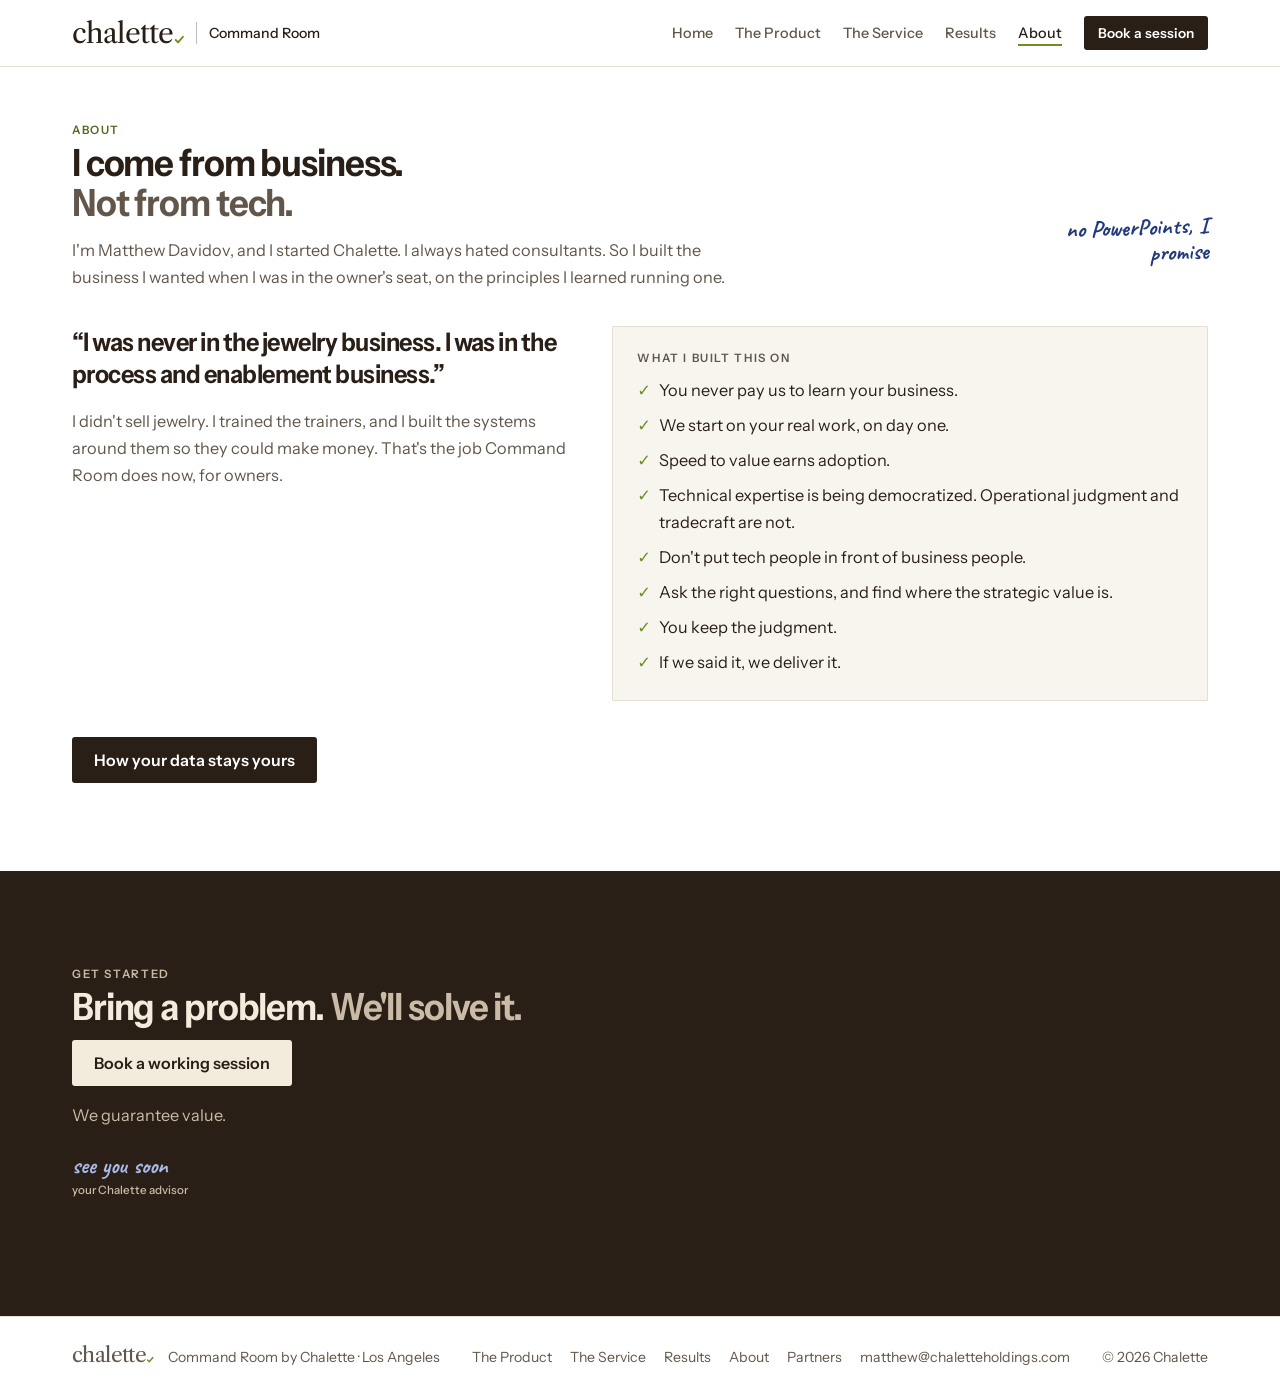
<file: about.html>
<!doctype html>
<html lang="en" data-pen="blue"><head><meta charset="utf-8"><meta name="viewport" content="width=device-width, initial-scale=1">
<title>About · Matthew Davidov · Chalette</title>
<meta name="description" content="Matthew Davidov always hated consultants, so he built the business he wanted when he was in the owner's seat: you never pay to explain your business, you start on your real work, and you keep the judgment.">
<meta property="og:type" content="website"><meta property="og:site_name" content="Chalette">
<meta property="og:title" content="About · Matthew Davidov · Chalette">
<meta property="og:description" content="Matthew Davidov always hated consultants, so he built the business he wanted when he was in the owner's seat: you never pay to explain your business, you start on your real work, and you keep the judgment.">
<meta property="og:image" content="https://chaletteholdings.com/share.png"><meta property="og:url" content="https://chaletteholdings.com/about"><link rel="canonical" href="https://chaletteholdings.com/about"><meta name="twitter:card" content="summary_large_image">
<meta name="theme-color" content="#2a1f17">
<link rel="icon" href="data:image/svg+xml,%3Csvg xmlns='http://www.w3.org/2000/svg' viewBox='0 0 64 64'%3E%3Crect width='64' height='64' rx='12' fill='%232a1f17'/%3E%3Ctext x='11' y='47' font-family='Georgia,serif' font-size='46' fill='%23f3ebdc'%3Ec%3C/text%3E%3Cpath d='M38 41l6 7 12-18' fill='none' stroke='%23a9b67c' stroke-width='5.5' stroke-linecap='round' stroke-linejoin='round'/%3E%3C/svg%3E">
<link rel="stylesheet" href="https://fonts.googleapis.com/css2?family=Libre+Caslon+Text:wght@400;700&family=Instrument+Sans:wdth,wght@75..100,400..700&family=Caveat:wght@700&display=swap">
<style>
/* Chalette homepage, built from the design system: white page, brown ink, olive for Command Room's marks,
   a pen colour for people's notes (copper, burnt orange or blue: switch at the top). Flat sheets, hairline edges. */
:root{--white:#ffffff;--paper:#ffffff;--sheet:#f8f5ef;--rule:#e6dfd3;--ink:#2a1f17;--soft:#62564a;--olive:#50681f;--mark:#6b8f23;--olived:#a9b67c;
 --stage:#2a1f17;--stage-ink:#f3ebdc;--stage-soft:#c9bba6;
 --pen:#22397a;--pend:#a9bbe8;
 --logo:"Libre Caslon Text",Georgia,serif;--sans:"Instrument Sans","Segoe UI",system-ui,sans-serif;--hand:Caveat,"Segoe Print",cursive;color-scheme:light}
:root[data-pen="burnt"]{--pen:#ae521d;--pend:#eeac74}
:root[data-pen="copper"]{--pen:#a54b1c;--pend:#eba878}
*{box-sizing:border-box}
html{scroll-behavior:smooth}
body{margin:0;background:var(--white);color:var(--ink);font:16.3px/1.65 var(--sans)}
.w{max-width:1200px;margin:0 auto;padding-inline:32px}
a{color:inherit}
.wm{font-family:var(--logo);font-weight:400;letter-spacing:-.03em;line-height:1;display:inline-flex;align-items:baseline;white-space:nowrap;color:inherit;text-decoration:none}
.wm svg{width:.31em;height:.26em;margin-left:.06em;overflow:visible;flex:none}.wm path{fill:none;stroke:var(--tk,var(--mark));stroke-width:2.6;stroke-linecap:round;stroke-linejoin:round}
.lab{font:600 .72rem var(--sans);letter-spacing:.14em;text-transform:uppercase;color:var(--olive)}
.sheet .lab{color:var(--soft)}
.hand{font:700 1.45rem/1.1 var(--hand);color:var(--pen)}
.hand small{display:block;font:500 .72rem var(--sans);color:var(--soft);margin-top:4px}
.ledger{border-bottom:3px double var(--mark);padding-bottom:1px}
.btn{display:inline-block;font:600 1rem var(--sans);padding:13px 22px;border-radius:3px;background:var(--ink);color:var(--white);text-decoration:none;border:0}
.lnk{font:600 1rem var(--sans);text-decoration:none;border-bottom:2px solid var(--mark);padding:4px 1px}
.btn:focus-visible,.lnk:focus-visible,.sw button:focus-visible,summary:focus-visible{outline:2px solid var(--olive);outline-offset:2px}

/* version switch (review only) */
.sw{background:var(--ink);color:var(--stage-ink);font:500 .85rem var(--sans)}
.sw .w{display:flex;flex-wrap:wrap;align-items:center;gap:10px 16px;padding-block:9px}
.sw button{font:600 .82rem var(--sans);background:transparent;color:var(--stage-ink);border:1px solid rgba(243,235,220,.4);padding:6px 12px;border-radius:2px;cursor:pointer;display:inline-flex;align-items:center;gap:8px}
.sw button i{width:12px;height:12px;display:inline-block}
.sw button[aria-pressed="true"]{background:var(--stage-ink);color:var(--ink)}
.sw span.n{color:var(--stage-soft)}

/* header */
header.top{border-bottom:1px solid var(--rule)}
header.top .w{display:flex;justify-content:space-between;align-items:center;gap:20px;padding-block:16px}
.lk{display:flex;align-items:center;gap:12px}.lk .bar{width:1px;height:22px;background:var(--ink);opacity:.3}.lk .s{font:500 .88rem var(--sans)}
header nav{display:flex;align-items:center;gap:22px;font:500 .9rem var(--sans);color:var(--soft)}
header nav a{text-decoration:none}
header nav .btn{font-size:.85rem;padding:9px 14px;color:var(--white)}

/* type */
h1{font:650 3.3rem/1.03 var(--sans);font-stretch:92%;letter-spacing:-.035em;margin:52px 0 14px;max-width:22ch;text-wrap:balance}
h1 em,h2 em{font-style:normal;color:var(--soft)}
h2{font:650 2.35rem/1.06 var(--sans);font-stretch:92%;letter-spacing:-.03em;margin:6px 0 14px;max-width:22ch;text-wrap:balance}
h3{font:600 1.15rem/1.3 var(--sans);letter-spacing:-.015em;margin:0 0 6px}
.sub{color:var(--soft);font-size:1.12rem;max-width:58ch;margin:0 0 28px}
.intro{color:var(--soft);max-width:62ch;margin:0}
section.s{padding-block:88px;border-top:1px solid var(--rule)}
.shead{display:grid;grid-template-columns:1fr auto;gap:24px;align-items:end;margin-bottom:36px}
.shead .hand{text-align:right;max-width:20ch;transform:rotate(-2deg)}

/* hero extras */
.cta{display:flex;flex-wrap:wrap;align-items:center;gap:14px 24px;margin:24px 0 0}
.cta .g{color:var(--soft);font-size:.95rem;display:flex;align-items:center;gap:8px}
.cta .g b{color:var(--mark);font-size:1.05rem}
.hero-note{display:flex;justify-content:flex-end;margin:-6px 0 0}

/* sheets */
.sheet{background:var(--sheet);border:1px solid var(--rule);border-radius:1px;padding:24px}
.cols3{display:grid;grid-template-columns:repeat(3,1fr);gap:16px}
.cols2{display:grid;grid-template-columns:1fr 1fr;gap:16px}
ul.dash{list-style:none;margin:12px 0 0;padding:0;display:grid;gap:8px}
ul.dash li{padding-left:20px;position:relative}
ul.dash li::before{content:"";position:absolute;left:0;top:.8em;width:10px;height:1px;background:var(--soft)}
ul.ticks{list-style:none;margin:12px 0 0;padding:0;display:grid;gap:8px}
ul.ticks li{padding-left:22px;position:relative}
ul.ticks li::before{content:"\2713";position:absolute;left:0;top:0;color:var(--mark);font-weight:700}
.route.us{background:var(--white);border:1px solid var(--ink)}
.route .who{font:600 .72rem var(--sans);letter-spacing:.14em;text-transform:uppercase;color:var(--soft);margin-bottom:4px}
.route.us .who{color:var(--olive)}
.three{display:grid;grid-template-columns:repeat(3,1fr);gap:28px;margin-top:40px;border-top:1px solid var(--rule);padding-top:28px}
.three p{margin:0;color:var(--soft)}

/* comparison checklist */
.cmpwrap{overflow-x:auto;border:1px solid var(--rule);background:var(--white)}
.cmp{width:100%;min-width:640px;border-collapse:collapse;font-size:.95rem}
.cmp th,.cmp td{padding:13px 16px;border-bottom:1px solid var(--rule);text-align:left;vertical-align:middle}
.cmp thead th{font:600 1rem/1.25 var(--sans);letter-spacing:-.01em;background:var(--sheet);vertical-align:bottom;width:20%}
.cmp thead th:first-child{width:40%}
.cmp thead th small{display:block;font:500 .72rem var(--sans);letter-spacing:.1em;text-transform:uppercase;color:var(--soft);margin-top:4px}
.cmp tbody th{font-weight:500;color:var(--ink)}
.cmp tbody tr:last-child th,.cmp tbody tr:last-child td{border-bottom:0}
.cmp td b{display:inline-block;width:1.3em;font-size:1.05rem}
.cmp td span{font-size:.88rem}
.cmp td.y{color:var(--ink)}.cmp td.y b{color:var(--mark)}
.cmp td.m,.cmp td.x,.cmp td.x b{color:var(--soft)}
.cmp .us{background:var(--sheet);border-left:2px solid var(--ink);border-right:2px solid var(--ink)}
.cmp thead th.us{background:var(--ink);color:var(--white);border-color:var(--ink)}
.cmp thead th.us small{color:var(--stage-soft)}
.cmp td.us span{font-weight:600}
.cmp tbody tr:last-child td.us{border-bottom:2px solid var(--ink)}
.sr{position:absolute;width:1px;height:1px;overflow:hidden;clip:rect(0 0 0 0)}
.cmpwrap:focus-visible{outline:2px solid var(--olive);outline-offset:2px}
.cmp .rowsub{display:block;font-size:.82rem;color:var(--soft);font-weight:400;margin-top:2px}
.cmpnote{margin:10px 0 0;font-size:.82rem;color:var(--soft)}

/* product / service tabs */
.tabs{display:grid;grid-template-columns:1fr 1fr;border-bottom:1px solid var(--rule);margin:28px 0 0}
.tabs button{font:650 1.35rem/1.15 var(--sans);font-stretch:92%;letter-spacing:-.02em;text-align:left;background:transparent;border:0;border-bottom:3px solid transparent;margin-bottom:-1px;padding:16px 4px 14px;color:var(--soft);cursor:pointer}
.tabs button small{display:block;font:600 .72rem var(--sans);font-stretch:100%;letter-spacing:.14em;text-transform:uppercase;margin-top:4px;color:var(--soft)}
.tabs button[aria-selected="true"]{color:var(--ink);border-bottom-color:var(--ink)}
.tabs button[aria-selected="true"] small{color:var(--olive)}
.tabs button:hover{color:var(--ink)}
.tabs button:focus-visible,.panel:focus-visible{outline:2px solid var(--olive);outline-offset:2px}
.panel{padding-top:44px}
.panel .split{height:1px;background:var(--rule);margin:72px 0}

/* the product page: a ladder from assistant to strategic advisor */
.ladder{border-bottom:1px solid var(--rule)}
.rung{display:grid;grid-template-columns:1fr 1.05fr;gap:44px;padding:44px 0;border-top:1px solid var(--rule);align-items:start}
.rung .step{font:600 .72rem var(--sans);letter-spacing:.14em;text-transform:uppercase;color:var(--olive)}
.rung h3{font:650 1.7rem/1.12 var(--sans);font-stretch:92%;letter-spacing:-.025em;margin:6px 0 10px}
.rung .rt p{color:var(--soft);margin:0;max-width:46ch}
.rung .rt ul.ticks{margin-top:14px}
.rung .next{margin-top:18px!important;color:var(--ink)!important}
.rung .next .lnk{margin-left:6px;font-size:.95rem}
.doc td.grp{font:600 .66rem var(--sans);letter-spacing:.14em;text-transform:uppercase;color:var(--olive);padding-top:10px}
.doc td:first-child{color:var(--soft)}
.doc td b{color:var(--ink)}
@media (max-width:900px){.rung{grid-template-columns:1fr;gap:18px;padding:32px 0}.rung h3{font-size:1.45rem}}

/* the service page: how it works, and what the advisor does */
.svc{display:grid;grid-template-columns:1.35fr 1fr;gap:44px;align-items:start}
.svc-side{display:grid;gap:16px;position:sticky;top:24px}
ol.flow{list-style:none;margin:14px 0 0;padding:0;counter-reset:fl}
ol.flow li{position:relative;padding:0 0 26px 34px;border-left:1px solid var(--rule);margin-left:9px}
ol.flow li:last-child{border-left-color:transparent;padding-bottom:0}
ol.flow li::before{counter-increment:fl;content:counter(fl);position:absolute;left:-11px;top:0;width:21px;height:21px;border-radius:50%;background:var(--white);border:1.5px solid var(--mark);color:var(--olive);font:600 .72rem/19px var(--sans);text-align:center}
ol.flow .when{font:600 .7rem var(--sans);letter-spacing:.14em;text-transform:uppercase;color:var(--olive)}
ol.flow h3{margin:2px 0 4px;font:650 1.3rem/1.2 var(--sans);font-stretch:92%;letter-spacing:-.02em}
ol.flow p{margin:0;color:var(--soft);max-width:54ch}
.svc-side .adv .lead{margin:10px 0 4px;font:650 1.2rem/1.3 var(--sans);font-stretch:92%;letter-spacing:-.015em;color:var(--ink)}
.svc-side .adv ul.ticks{margin-top:10px}
.svc-side .keep{margin:14px 0 0;padding-top:12px;border-top:1px solid var(--rule);color:var(--soft)}
.svc-side .keep b{color:var(--ink)}
.pkg{background:var(--stage);color:var(--stage-ink);padding:24px 26px;display:grid;gap:12px}
.pkg p{margin:0}
.pkg .big{font:650 1.45rem/1.15 var(--sans);font-stretch:92%;letter-spacing:-.025em}
.pkg .gt{display:flex;gap:10px;color:var(--stage-ink);font-weight:600}.pkg .gt b{color:var(--olived)}
.pkg .hand{color:var(--pend)}
.pkg .why{color:var(--stage-soft);border-top:1px solid rgba(255,255,255,.14);padding-top:12px}
@media (max-width:900px){.svc{grid-template-columns:1fr}.svc-side{position:static}}

/* results: quotes and stories */
.quotes{display:grid;grid-template-columns:repeat(3,1fr);gap:16px}
.quotes .q:first-child{grid-column:span 2}.quotes .q:first-child blockquote{font-size:1.7rem}
.q{margin:0;background:var(--white);border:1px solid var(--rule);border-top:3px solid var(--mark);padding:22px 22px 18px;display:flex;flex-direction:column;justify-content:space-between;gap:16px}
.q blockquote{margin:0;font:650 1.25rem/1.25 var(--sans);font-stretch:92%;letter-spacing:-.015em;color:var(--ink)}
.q figcaption{font:600 .72rem var(--sans);letter-spacing:.12em;text-transform:uppercase;color:var(--soft)}
.story .res{color:var(--ink)!important;font-weight:600;border-top:1px solid var(--rule);padding-top:10px}
@media (max-width:900px){.quotes{grid-template-columns:1fr}.quotes .q:first-child{grid-column:auto}.quotes .q:first-child blockquote{font-size:1.25rem}}

/* asks and documents */
.asks{display:grid;grid-template-columns:repeat(2,1fr);gap:16px}
.ask{display:grid;gap:10px;align-content:start}
.ask .q{font:650 1.25rem/1.2 var(--sans);font-stretch:92%;letter-spacing:-.02em}
.ask .q::before{content:"You ask: ";font:600 .72rem var(--sans);letter-spacing:.14em;text-transform:uppercase;color:var(--soft);display:block;font-stretch:100%;margin-bottom:2px}
.doc{background:var(--white);border:1px solid var(--rule);padding:16px 18px;font-size:.92rem;line-height:1.55}
.doc .meta{font:600 .66rem var(--sans);letter-spacing:.14em;text-transform:uppercase;color:var(--soft);margin-bottom:4px}
.doc h4{margin:0 0 6px;font:600 1rem/1.3 var(--sans)}
.doc ol,.doc ul{margin:0;padding-left:18px}
.doc .tk{color:var(--olive);font-weight:600;margin-top:8px}
.doc .memo{display:grid;grid-template-columns:auto 1fr;gap:1px 12px;font-size:.8rem;color:var(--soft);border-bottom:1px solid var(--ink);padding-bottom:6px;margin-bottom:8px}
.doc .memo b{color:var(--ink);font-weight:600}
.doc .voice{border-left:2px solid var(--ink);padding-left:10px}
.doc table{width:100%;border-collapse:collapse;font-variant-numeric:tabular-nums}
.doc td{padding:3px 0;border-bottom:1px solid var(--rule)}.doc td.num{text-align:right}

/* sessions */
.steps{display:grid;grid-template-columns:repeat(3,1fr);gap:16px;counter-reset:st}
.steps .sheet .lab{display:block;margin-bottom:6px}
.steps p{margin:0;color:var(--soft)}
.promise{margin-top:24px;display:grid;grid-template-columns:1.3fr 1fr;gap:16px;align-items:stretch}
.promise .big{font:650 1.9rem/1.1 var(--sans);font-stretch:92%;letter-spacing:-.03em;margin:0}
.promise .dark{background:var(--stage);color:var(--stage-ink);padding:28px;display:flex;flex-direction:column;justify-content:space-between;gap:16px}
.promise .dark p{margin:0;color:var(--stage-soft)}
.promise .dark .gt{color:var(--stage-ink);font:600 1.05rem var(--sans);display:flex;gap:10px}
.promise .dark .gt b{color:var(--olived)}
.promise .dark .hand{color:var(--pend)}

/* stories */
.stories{display:grid;grid-template-columns:repeat(3,1fr);gap:16px}
.story .lab{display:block;margin-bottom:8px}
.story p{margin:0 0 10px;color:var(--soft)}
.story .flag{font:600 .7rem var(--sans);letter-spacing:.08em;text-transform:uppercase;color:var(--ink);border:1px dashed var(--soft);padding:3px 7px;display:inline-block}

/* questions */
.faq{max-width:820px}
details{border-top:1px solid var(--rule);padding:18px 0}
details:last-child{border-bottom:1px solid var(--rule)}
summary{cursor:pointer;font:600 1.1rem/1.35 var(--sans);letter-spacing:-.01em;list-style:none;display:flex;justify-content:space-between;gap:16px}
summary::-webkit-details-marker{display:none}
summary::after{content:"+";color:var(--mark);font-weight:600}
details[open] summary::after{content:"\2212"}
details p{margin:10px 0 0;color:var(--soft);max-width:66ch}


/* hero proof and film */
.hq{margin:30px 0 0;display:flex;flex-wrap:wrap;align-items:baseline;gap:6px 18px;padding-top:18px;border-top:1px solid var(--rule)}
.hq blockquote{margin:0;font:600 1.25rem/1.3 var(--sans);letter-spacing:-.01em}
.hq figcaption{font:600 .72rem var(--sans);letter-spacing:.14em;text-transform:uppercase;color:var(--soft)}
.hq a{margin-left:auto}

/* prices in the getting-started box */
.pkg .price{display:flex;flex-wrap:wrap;align-items:baseline;gap:4px 12px;color:var(--stage-ink)}
.pkg .price b{font:650 2rem/1 var(--sans);font-stretch:92%;letter-spacing:-.03em}
.pkg .price span{color:var(--stage-soft)}
.pkg .after{color:var(--stage-soft);font-size:.95rem}
.pkg .gt span small{display:block;font-weight:400;color:var(--stage-soft);margin-top:4px}

/* what stays yours */
.trust{margin-top:72px;display:grid;grid-template-columns:1fr 1.35fr;gap:44px;align-items:start;border-top:1px solid var(--rule);padding-top:56px}
.trust h2{margin-top:6px}
.trust .sheet{padding:8px 26px}
.trust .lr{display:grid;grid-template-columns:26px 1fr;gap:10px;padding:14px 0;border-top:1px solid var(--rule)}
.trust .lr:first-child{border-top:0}
.trust .lr b{color:var(--mark)}
.trust .lr span small{display:block;color:var(--soft);font-size:.92rem;margin-top:2px}

/* about and partners */
.founder{display:grid;grid-template-columns:1fr 1.2fr;gap:44px;align-items:start;margin-top:8px}
.founder blockquote{margin:0;font:650 1.6rem/1.25 var(--sans);font-stretch:92%;letter-spacing:-.02em}
.founder .who{margin-top:14px;font:600 .72rem var(--sans);letter-spacing:.14em;text-transform:uppercase;color:var(--soft)}
.team{list-style:none;margin:10px 0 0;padding:0}
.team li{display:grid;grid-template-columns:1fr auto;gap:12px;padding:12px 0;border-top:1px solid var(--rule)}
.team li span{color:var(--soft)}
.facts{margin-top:44px}
.partner-cta{margin-top:36px;display:flex;flex-wrap:wrap;align-items:center;gap:14px 24px}

/* the product page: how it differs from a chat assistant */
.memory{margin-top:72px;border-top:1px solid var(--rule);padding-top:56px}
.mem-grid{display:grid;grid-template-columns:1.45fr 1fr;gap:32px;align-items:start}
.vs{border:1px solid var(--rule);background:var(--white)}
.vs-head,.vs-row{display:grid;grid-template-columns:24% 34% 42%}
.vs-head span{padding:12px 14px;font:600 .72rem var(--sans);letter-spacing:.12em;text-transform:uppercase;color:var(--soft);background:var(--sheet)}
.vs-head span.cr{background:var(--ink);color:var(--white)}
.vs-row{border-top:1px solid var(--rule)}
.vs-row>*{padding:12px 14px}
.vs-row b{font-weight:600}
.vs-row .ch{color:var(--soft)}
.vs-row .cr{background:var(--sheet);border-left:2px solid var(--ink)}
.record{position:sticky;top:24px}
.record .sub2{margin:0 0 6px;color:var(--soft)}
.record td{padding:5px 10px 5px 0;vertical-align:top}
.record .src{display:block;font-size:.8rem;color:var(--olive)}
@media (max-width:900px){
 .mem-grid{grid-template-columns:1fr}
 .record{position:static}
 .vs-head{display:none}
 .vs-row{grid-template-columns:1fr}
 .vs-row>*{padding:8px 14px}
 .vs-row b{padding-top:14px}
 .vs-row .ch::before,.vs-row .cr::before{content:attr(data-k);display:block;font:600 .66rem var(--sans);letter-spacing:.12em;text-transform:uppercase;color:var(--soft);margin-bottom:2px}
 .vs-row .cr{border-left:0;border-top:1px solid var(--rule)}
}

/* home: what an AI strategy is */
.strat .sheet{display:flex;flex-direction:column;gap:6px}
.strat .n{display:inline-grid;place-items:center;width:24px;height:24px;border-radius:50%;border:1.5px solid var(--mark);color:var(--olive);font:600 .75rem/1 var(--sans)}
.strat h3{margin:6px 0 0;font:650 1.2rem/1.25 var(--sans);font-stretch:92%;letter-spacing:-.015em}
.strat p{margin:0;color:var(--soft)}
.strat-end{margin:28px 0 0;font:650 1.35rem/1.3 var(--sans);font-stretch:92%;letter-spacing:-.015em;max-width:40ch}

/* security page, and the line that points there from The Service */
.sec-grid{display:grid;grid-template-columns:1.1fr 1fr;gap:44px;align-items:start}
.trust-sheet{padding:8px 26px}
.trust-sheet .lr{display:grid;grid-template-columns:26px 1fr;gap:10px;padding:14px 0;border-top:1px solid var(--rule)}
.trust-sheet .lr:first-child{border-top:0}
.trust-sheet .lr b{color:var(--mark)}
.trust-sheet .lr span small{display:block;color:var(--soft);font-size:.92rem;margin-top:2px}
.sec-grid .faq{max-width:none}
.secline{margin:56px 0 0;padding-top:24px;border-top:1px solid var(--rule);display:flex;flex-wrap:wrap;align-items:baseline;gap:8px 16px}
.secline b{color:var(--mark)}
.founder .story{margin:18px 0 0;color:var(--soft);max-width:46ch}
.principles{gap:12px}.principles li{font-size:1.02rem}
@media (max-width:900px){.sec-grid{grid-template-columns:1fr;gap:28px}}

/* footer */
footer{border-top:1px solid var(--rule)}
footer .w{display:grid;grid-template-columns:auto 1fr auto;gap:12px 32px;align-items:center}
footer .f1{display:flex;align-items:baseline;gap:14px;flex-wrap:wrap}
footer nav{display:flex;flex-wrap:wrap;gap:6px 18px;justify-content:center}
footer nav a{text-decoration:none}
footer nav a:hover{text-decoration:underline;text-decoration-color:var(--mark)}
@media (max-width:900px){.trust,.founder{grid-template-columns:1fr;gap:24px}footer .w{grid-template-columns:1fr}footer nav{justify-content:flex-start}.hq a{margin-left:0}}

/* the comparison on a phone: symbols only, short column names */
@media (max-width:640px){
 .cmp{min-width:0;font-size:.85rem}
 .cmp th,.cmp td{padding:10px 6px}
 .cmp thead th:first-child{width:46%}
 .cmp thead th[data-short]{font-size:0;width:18%;text-align:center}
 .cmp thead th[data-short]::before{content:attr(data-short);font:600 .78rem/1.2 var(--sans)}
 .cmp thead th[data-short] small{display:none}
 .cmp td{text-align:center}
 .cmp td span{display:none}
 .cmp td b{width:auto}
}

/* closing */
.closing{background:var(--stage);color:var(--stage-ink);padding-block:96px}
.closing h2{color:var(--stage-ink);max-width:20ch}
.closing h2 em{color:var(--stage-soft)}
.closing .btn{background:var(--stage-ink);color:var(--ink)}
.closing .g{color:var(--stage-soft);margin-top:16px}
.closing .hand{color:var(--pend);margin-top:24px}
footer{padding-block:28px;font-size:.88rem;color:var(--soft)}
footer .w{display:flex;flex-wrap:wrap;justify-content:space-between;gap:12px;align-items:center}
.proto{font-size:.8rem;color:var(--soft)}

/* --- hero animation (from hero v6) --- */
.stage{position:relative;height:540px;border-radius:2px;overflow:hidden;background:var(--stage);color:var(--stage-ink)}
.stage *{box-sizing:border-box}
.stage.still *{transition:none!important}
/* caption, always top left */
.stage .hcap{position:absolute;left:5%;top:10%;width:34%;transition:opacity .7s ease}
.stage .hcap.swap{opacity:0}
.stage .hcap .k{display:none}
.stage .hcap h2{margin:6px 0 0;font:650 1.95rem/1.1 var(--sans);text-wrap:balance;font-stretch:92%;letter-spacing:-.03em;color:var(--stage-ink)}
.stage .hcap p{margin:12px 0 0;color:var(--stage-soft);font-size:1rem;line-height:1.5;max-width:32ch}
.stage .prog{position:absolute;left:5%;bottom:6%;display:flex;align-items:center;gap:2px;z-index:3;touch-action:none;user-select:none}
.stage .prog button{appearance:none;background:none;border:0;margin:0;cursor:pointer;color:var(--stage-soft);font:600 .95rem/1 var(--sans)}
.stage .prog .seg{padding:14px 3px}
.stage .prog .nav{padding:8px 9px;min-width:34px}
.stage .prog .nav:hover,.stage .prog .nav:focus-visible{color:var(--stage-ink)}
.stage .prog button:focus-visible{outline:2px solid var(--olived);outline-offset:2px}
.stage .prog .seg:hover i{background:rgba(243,235,220,.45)}
.stage .prog i{display:block;width:34px;height:3px;background:rgba(243,235,220,.22);position:relative;overflow:hidden}
.stage .prog i::after{content:"";position:absolute;inset:0;background:var(--stage-ink);transform:scaleX(0);transform-origin:left}
.stage .prog i.on::after{transform:scaleX(1);transition:transform var(--d,4s) linear}
.stage .prog i.past::after{transform:scaleX(1)}
.stage.paused .prog i.on::after{transform:scaleX(1);transition:none}
/* scenes share the right side; only the current one shows, with a slow fade */
.stage .sc{position:absolute;left:43%;right:4%;top:8%;bottom:9%;opacity:0;visibility:hidden;transition:opacity 1.1s ease,visibility 0s linear 1.1s}
.stage[data-s="1"] .sc1,.stage[data-s="2"] .sc2,.stage[data-s="3"] .sc3,.stage[data-s="4"] .sc4,.stage[data-s="5"] .scw,.stage[data-s="6"] .sc5{opacity:1;visibility:visible;transition:opacity 1.1s ease .9s,visibility 0s}
.stage .lab{font:600 .64rem var(--sans);letter-spacing:.14em;text-transform:uppercase;color:var(--stage-soft)}
.stage .card{position:absolute;width:31%;background:var(--sheet);color:var(--ink);border:1px solid var(--rule);border-radius:1px;padding:7px 9px;font-size:.74rem;line-height:1.3;box-shadow:0 1px 0 rgba(0,0,0,.35)}
.stage .card b{display:block;font-weight:600;font-size:.78rem;white-space:nowrap;overflow:hidden;text-overflow:ellipsis}
.stage .card span{color:var(--soft);white-space:nowrap;overflow:hidden;text-overflow:ellipsis;display:block}
.stage .card i{font-style:normal}

/* 1 · order to the chaos: cards scattered, then sorted into three columns */
.stage .sc1 .card{left:var(--cx);top:var(--cy);transform:rotate(var(--cr));opacity:0;transition:opacity .6s ease,left 1.5s cubic-bezier(.3,.7,.2,1),top 1.5s cubic-bezier(.3,.7,.2,1),transform 1.5s cubic-bezier(.3,.7,.2,1)}
.stage[data-s="1"] .sc1 .card{opacity:1;transition-delay:calc(var(--i)*.18s + 1s),0s,0s,0s}
.stage[data-s="1"][data-o="1"] .sc1 .card{left:var(--ox);top:var(--oy);transform:none;transition-delay:0s,calc(var(--i)*.07s),calc(var(--i)*.07s),calc(var(--i)*.07s)}
.stage .sc1 .col{position:absolute;top:2%;width:31%;font:600 .7rem var(--sans);letter-spacing:.12em;text-transform:uppercase;border-bottom:1px solid var(--stage-rule);padding-bottom:6px;opacity:0;transition:opacity .8s ease}
.stage .sc1 .col.c1{left:0;color:var(--olived)}.stage .sc1 .col.c2{left:34.5%;color:var(--stage-ink)}.stage .sc1 .col.c3{left:69%;color:var(--stage-soft)}
.stage[data-s="1"][data-o="1"] .sc1 .col{opacity:1;transition-delay:1.2s}
.stage[data-s="1"][data-o="1"] .sc1 .card.h b::before{content:"\2713  ";color:var(--mark)}

/* 2 · it handles your day: a Monday, ticked off one item at a time */
.stage .sc2 .day{position:absolute;left:2%;right:2%;top:50%;transform:translateY(-50%);background:var(--sheet);color:var(--ink);border:1px solid var(--rule);border-radius:1px;padding:18px 22px}
.stage .sc2 .day .lab{color:var(--soft)}
.stage .sc2 .day h3{margin:2px 0 10px;font:600 1.15rem var(--sans)}
.stage .sc2 .row{display:grid;grid-template-columns:3.6em 1fr auto;gap:12px;align-items:center;padding:9px 0;border-top:1px solid var(--rule);font-size:.92rem;opacity:0;transform:translateY(6px);transition:opacity .7s ease,transform .7s ease}
.stage .sc2 .row time{font-variant-numeric:tabular-nums;color:var(--soft);font-size:.82rem}
.stage .sc2 .row .ok{color:var(--mark);font-weight:700;opacity:0;transition:opacity .5s ease}
.stage[data-s="2"] .sc2 .row{opacity:1;transform:none;transition-delay:calc(var(--i)*1.05s + 1.2s)}
.stage[data-s="2"] .sc2 .row .ok{opacity:1;transition-delay:calc(var(--i)*1.05s + 1.75s)}

/* 3 · it learns your business: the map connects, then real facts appear */
.stage .sc3 svg{position:absolute;inset:0;width:100%;height:100%;overflow:visible}
.stage .sc3 line{stroke:rgba(243,235,220,.4);stroke-width:1;vector-effect:non-scaling-stroke;stroke-dasharray:var(--len,2000px);stroke-dashoffset:var(--len,2000px);transition:stroke-dashoffset 1.2s ease}
.stage[data-s="3"] .sc3 line{stroke-dashoffset:0;transition-delay:calc(var(--i)*.25s + 1.6s)}
.stage .sc3 .node{position:absolute;transform:translate(-50%,-50%);padding:7px 13px;border:1px solid rgba(243,235,220,.5);border-radius:1px;background:var(--stage);font:600 .82rem var(--sans);color:var(--stage-ink);white-space:nowrap;opacity:0;transition:opacity .7s ease}
.stage .sc3 .node.you{background:var(--stage-ink);color:var(--ink);border-color:var(--stage-ink)}
.stage[data-s="3"] .sc3 .node{opacity:1;transition-delay:calc(var(--i)*.25s + 1.1s)}
.stage .sc3 .fact{position:absolute;background:var(--sheet);color:var(--ink);border:1px solid var(--rule);border-radius:1px;padding:5px 9px;font-size:.74rem;line-height:1.3;white-space:nowrap;opacity:0;transform:translateY(4px);transition:opacity .7s ease,transform .7s ease}
.stage .sc3 .fact b{font-weight:600}
.stage[data-s="3"] .sc3 .fact{opacity:1;transform:none;transition-delay:calc(var(--i)*1.1s + 3.6s)}

/* 4 · it learns the things only you know: how you like things done, how you decide */
.stage .sc4 .know{position:absolute;left:2%;right:2%;top:50%;transform:translateY(-50%);background:var(--sheet);color:var(--ink);border:1px solid var(--rule);border-radius:1px;padding:18px 22px}
.stage .sc4 .know .lab{color:var(--soft)}
.stage .sc4 .know h3{margin:2px 0 8px;font:600 1.15rem var(--sans)}
.stage .sc4 .grp{font:600 .66rem var(--sans);letter-spacing:.14em;text-transform:uppercase;color:var(--olive);margin:12px 0 2px;opacity:0;transition:opacity .7s ease}
.stage .sc4 .kr{display:grid;grid-template-columns:44% 1fr auto;gap:12px;align-items:baseline;padding:8px 0;border-top:1px solid var(--rule);font-size:.92rem;opacity:0;transform:translateY(6px);transition:opacity .7s ease,transform .7s ease}
.stage .sc4 .kr span:first-child{color:var(--soft)}
.stage .sc4 .kr b{font-weight:600}
.stage .sc4 .kr .ok{color:var(--mark);font-weight:700;opacity:0;transition:opacity .5s ease}
.stage[data-s="4"] .sc4 .grp{opacity:1;transition-delay:calc(var(--i)*1.05s + 1.1s)}
.stage[data-s="4"] .sc4 .kr{opacity:1;transform:none;transition-delay:calc(var(--i)*1.05s + 1.2s)}
.stage[data-s="4"] .sc4 .kr .ok{opacity:1;transition-delay:calc(var(--i)*1.05s + 1.8s)}

/* 4 · one rule written in by hand, live, as you say it in the session */
.stage .sc4 .kr b.live{font:700 1.3rem/1 var(--hand);color:var(--pen);clip-path:inset(0 100% 0 0);transition:clip-path 1.8s cubic-bezier(.45,.1,.4,1)}
.stage[data-s="4"] .sc4 .kr b.live{clip-path:inset(0 0 0 0);transition-delay:5.9s}

/* 5 · the working session, live: the list, then the advisor's pen, then Command Room acting on it */
.stage .scw .ws{position:absolute;left:2%;right:2%;top:50%;transform:translateY(-50%);background:var(--sheet);color:var(--ink);border:1px solid var(--rule);border-radius:1px;padding:18px 22px}
.stage .scw .top{display:flex;justify-content:space-between;align-items:baseline;gap:12px}
.stage .scw .lab{color:var(--soft)}
.stage .scw .live{font:600 .64rem var(--sans);letter-spacing:.14em;text-transform:uppercase;color:var(--olive);white-space:nowrap}
.stage .scw .live::before{content:"";display:inline-block;width:7px;height:7px;border-radius:50%;background:var(--mark);margin-right:6px;vertical-align:1px}
.stage[data-s="5"] .scw .live::before{animation:wsdot 1.6s ease-in-out infinite}
@keyframes wsdot{50%{opacity:.25}}
.stage .scw h3{margin:2px 0 8px;font:600 1.15rem var(--sans)}
.stage .scw .r{position:relative;display:grid;grid-template-columns:1.4em 1fr auto;gap:10px;align-items:center;padding:9px 0;border-top:1px solid var(--rule);font-size:.92rem;opacity:0;transform:translateY(6px);transition:opacity .7s ease,transform .7s ease}
.stage .scw .r small{color:var(--soft);font-size:.8rem}
.stage .scw .r .n{color:var(--soft);font-variant-numeric:tabular-nums}
.stage[data-s="5"] .scw .r{opacity:1;transform:none;transition-delay:calc(var(--i)*.6s + 1.4s)}
.stage .scw .ring{position:absolute;left:calc(1.4em - 12px);top:-3px;width:calc(100% - 8.6em);height:calc(100% + 6px);overflow:visible;pointer-events:none}
.stage .scw .ring path{fill:none;stroke:var(--pen);stroke-width:2;stroke-linecap:round;vector-effect:non-scaling-stroke;stroke-dasharray:var(--len,2000px);stroke-dashoffset:var(--len,2000px);transition:stroke-dashoffset 1.1s cubic-bezier(.45,.1,.4,1)}
.stage[data-s="5"] .scw .ring path{stroke-dashoffset:0;transition-delay:3.7s}
.stage .scw .pen{font:700 1.35rem/1 var(--hand);color:var(--pen);white-space:nowrap;padding:2px 8px 4px 0;clip-path:inset(0 100% 0 0);transition:clip-path 1.3s cubic-bezier(.45,.1,.4,1)}
.stage[data-s="5"] .scw .r .pen{clip-path:inset(0 0 0 0);transition-delay:4.9s}
.stage .scw .pl{margin-top:12px}
.stage .scw .pl .pen{display:inline-block;font-size:1.55rem}
.stage[data-s="5"] .scw .pl .pen{clip-path:inset(0 0 0 0);transition-delay:6.7s;transition-duration:2s}
.stage .scw .pl small{display:block;font:500 .74rem var(--sans);color:var(--soft);margin-top:3px;opacity:0;transition:opacity .6s}
.stage[data-s="5"] .scw .pl small{opacity:1;transition-delay:8.8s}
.stage .scw .cr{margin-top:12px;padding-top:10px;border-top:1px solid var(--rule);font-weight:600;color:var(--olive);font-size:.9rem;opacity:0;transform:translateY(6px);transition:opacity .7s ease,transform .7s ease}
.stage[data-s="5"] .scw .cr{opacity:1;transform:none;transition-delay:9.9s}

/* 6 · that's strategic value: the brief, the decision, the advisor's pen */
.stage .sc5 .brief{position:absolute;left:6%;right:6%;top:50%;transform:translateY(-50%);background:var(--sheet);color:var(--ink);border:1px solid var(--rule);border-radius:1px;padding:22px 26px;font-size:.95rem;line-height:1.55}
.stage .sc5 .brief .lab{color:var(--soft)}
.stage .sc5 .brief h3{margin:3px 0 12px;font:600 1.15rem var(--sans)}
.stage .sc5 ol{margin:0;padding-left:20px;display:grid;gap:8px}
.stage .sc5 .lg{position:relative}
.stage .sc5 .lg::after{content:"";position:absolute;left:0;right:0;bottom:-4px;height:4px;border-top:1.5px solid var(--mark);border-bottom:1.5px solid var(--mark);transform:scaleX(0);transform-origin:left;transition:transform .9s ease}
.stage[data-s="6"] .sc5 .lg::after{transform:scaleX(1);transition-delay:1.8s}
.stage .sc5 .tk{margin-top:14px;font-weight:600;color:var(--olive);opacity:0;transition:opacity .7s ease}
.stage[data-s="6"] .sc5 .tk{opacity:1;transition-delay:2.8s}
.stage .sc5 .note{margin-top:16px;text-align:right}
.stage .sc5 .note b{display:inline-block;font:700 1.7rem/1.05 var(--hand);color:var(--pen);clip-path:inset(0 100% 0 0);transition:clip-path 2.2s cubic-bezier(.45,.1,.4,1)}
.stage .sc5 .note small{display:block;font:500 .74rem var(--sans);color:var(--soft);margin-top:4px;opacity:0;transition:opacity .6s}
.stage[data-s="6"] .sc5 .note b{clip-path:inset(0 0 0 0);transition-delay:3.9s}
.stage[data-s="6"] .sc5 .note small{opacity:1;transition-delay:6s}

/* 7 · the promise */
.stage .hend{position:absolute;inset:0;display:flex;flex-direction:column;align-items:center;justify-content:center;text-align:center;gap:16px;padding:0 10%;opacity:0;visibility:hidden;transition:opacity 1.1s ease,visibility 0s linear 1.1s}
.stage[data-s="7"] .hend{opacity:1;visibility:visible;transition:opacity 1.1s ease .9s,visibility 0s}
.stage[data-s="7"] .hcap{opacity:0}
.stage .hend .big{margin:0;font:650 2.7rem/1.08 var(--sans);font-stretch:92%;letter-spacing:-.035em;color:var(--stage-ink);text-wrap:balance}
.stage .hend .big span{color:var(--stage-soft)}
.stage .hend .g{margin:0;font:500 1.05rem var(--sans);color:var(--stage-ink)}
.stage .hend .g b{color:var(--olived);margin-right:8px}
.stage .hend .adv{margin:-6px 0 0;font:500 1.05rem var(--sans);color:var(--stage-soft)}
.stage .hend .wm{font:400 2rem/1 var(--logo);letter-spacing:-.03em;color:var(--stage-ink)}
.stage .hend .wm::after{content:"\2713";color:var(--olived);font:700 1.35rem var(--sans);margin-left:4px}

@media (max-width:900px){
 .cols3,.stories,.steps,.three{grid-template-columns:1fr}
 .asks,.cols2,.promise{grid-template-columns:1fr}
 header.top .w{flex-wrap:wrap;row-gap:12px}
 header nav{width:100%;flex-wrap:wrap;gap:8px 18px;font-size:.88rem}
 header nav .btn{margin-left:auto}
 h1{font-size:2.5rem}h2{font-size:1.9rem}
 .shead{grid-template-columns:1fr}.shead .hand{text-align:left;transform:none}
}
@media (max-width:640px){
 h1{font-size:2.15rem}
 .stage{height:720px}
 .stage .hcap{left:16px;right:16px;width:auto;top:22px}
 .stage .hcap h2{font-size:1.55rem}.stage .hcap p{font-size:.9rem}
 .stage .sc{left:16px;right:16px;top:210px;bottom:52px}
 .stage .card{width:32%;font-size:.66rem;padding:6px 7px}.stage .card b{font-size:.7rem;white-space:normal;line-height:1.2}.stage .card i{display:none}
 .stage .sc1 .col{font-size:.58rem;letter-spacing:.06em}
 .stage .sc2 .day{left:0;right:0;top:0;transform:none}.stage .sc2 .row{font-size:.82rem;grid-template-columns:3.2em 1fr auto;gap:8px}
 .stage .sc3 .node{font-size:.72rem;padding:5px 8px}.stage .sc3 .fact{font-size:.66rem;white-space:normal;max-width:46%}
 .stage .sc4 .know{left:0;right:0;top:0;transform:none;padding:14px 14px}.stage .sc4 .kr{grid-template-columns:1fr auto;gap:2px 8px;font-size:.84rem}.stage .sc4 .kr span:first-child{grid-column:1/-1;font-size:.76rem}
 .stage .scw .ws{left:0;right:0;top:0;transform:none;padding:14px 14px}.stage .scw .r{font-size:.82rem;gap:6px}.stage .scw .r small{display:none}.stage .scw .pen{font-size:1.15rem}.stage .scw .pl .pen{font-size:1.08rem}.stage .scw .cr{font-size:.8rem}
 .stage .sc5 .brief{left:0;right:0;top:0;transform:none;padding:16px 16px;font-size:.86rem}.stage .sc5 .note b{font-size:1.4rem}
 .stage .prog{left:10px;bottom:12px}.stage .prog i{width:24px}.stage .prog .seg{padding:14px 2px}.stage .prog .nav{min-width:30px;padding:8px 6px}
 .stage .hend .big{font-size:1.8rem}.stage .hend .g{font-size:.92rem}
}

@media (max-width:640px){
 .w{padding-inline:16px}
 h1{font-size:2.15rem;margin-top:32px}
 .sub{font-size:1rem}
 section.s{padding-block:60px}
 .lk .bar,.lk .s{display:none}
}
@media (prefers-reduced-motion: reduce){html{scroll-behavior:auto}.c,.n,.answer,.pc,.vc,.say{transition:none}}

/* multi-page */
header nav a[aria-current="page"]{color:var(--ink);text-decoration:underline;text-decoration-color:var(--mark);text-decoration-thickness:2px;text-underline-offset:6px}
section.s.first{border-top:0;padding-top:56px}
h1.ph{font:650 2.35rem/1.06 var(--sans);font-stretch:92%;letter-spacing:-.03em;margin:6px 0 14px;max-width:22ch;text-wrap:balance}
h1.ph em{font-style:normal;color:var(--soft)}
@media (max-width:900px){h1.ph{font-size:1.9rem}}
.teasers{display:grid;grid-template-columns:repeat(3,1fr);gap:16px}
.teaser{display:flex;flex-direction:column;gap:8px;text-decoration:none;color:var(--ink)}
.teaser p{margin:0;color:var(--soft)}
.teaser .go{margin-top:auto;font-weight:600;border-bottom:2px solid var(--mark);align-self:flex-start;padding-bottom:2px}
.teaser:hover .go{border-bottom-width:3px}
.teaser:focus-visible{outline:2px solid var(--olive);outline-offset:3px}
@media (max-width:900px){.teasers{grid-template-columns:1fr}}
</style></head><body>
<header class="top"><div class="w">
 <div class="lk"><a class="wm" href="index.html" style="font-size:1.75rem">chalette<svg viewBox="0 0 12 10" aria-hidden="true"><path d="M1 5.5 L4.3 8.8 L11 1"/></svg></a><span class="bar"></span><span class="s">Command Room</span></div>
 <nav><a href="index.html">Home</a><a href="command-room.html">The Product</a><a href="working-sessions.html">The Service</a><a href="results.html">Results</a><a href="about.html" aria-current="page">About</a><a class="btn" href="book.html">Book a session</a></nav>
</div></header>

<main>
<section class="s first" id="about"><div class="w">
 <div class="shead"><div><div class="lab">About</div><h1 class="ph">I come from business. <em>Not from tech.</em></h1>
 <p class="intro">I'm Matthew Davidov, and I started Chalette. I always hated consultants. So I built the business I wanted when I was in the owner's seat, on the principles I learned running one.</p></div>
 <p class="hand">no PowerPoints, I promise</p></div>
 <div class="founder">
  <div><blockquote>&ldquo;I was never in the jewelry business. I was in the process and enablement business.&rdquo;</blockquote>
   <p class="story">I didn't sell jewelry. I trained the trainers, and I built the systems around them so they could make money. That's the job Command Room does now, for owners.</p></div>
  <div class="sheet"><div class="lab">What I built this on</div>
   <ul class="ticks principles">
    <li>You never pay us to learn your business.</li>
    <li>We start on your real work, on day one.</li>
    <li>Speed to value earns adoption.</li>
    <li>Technical expertise is being democratized. Operational judgment and tradecraft are not.</li>
    <li>Don't put tech people in front of business people.</li>
    <li>Ask the right questions, and find where the strategic value is.</li>
    <li>You keep the judgment.</li>
    <li>If we said it, we deliver it.</li>
   </ul></div>
 </div>
 <div class="partner-cta"><a class="btn" href="security.html">How your data stays yours</a></div>
</div></section>

<section class="closing" id="book"><div class="w">
 <div class="lab" style="color:var(--stage-soft)">Get started</div>
 <h2>Bring a problem. <em>We'll solve it.</em></h2>
 <a class="btn" href="book.html">Book a working session</a>
 <p class="g">We guarantee value.</p>
 <p class="hand">see you soon<small style="color:var(--stage-soft)">your Chalette advisor</small></p>
</div></section>

</main>
<footer><div class="w">
 <div class="f1"><span class="wm" style="font-size:1.3rem">chalette<svg viewBox="0 0 12 10" aria-hidden="true"><path d="M1 5.5 L4.3 8.8 L11 1"/></svg></span><span>Command Room by Chalette &middot; Los Angeles</span></div>
 <nav aria-label="Footer"><a href="command-room.html">The Product</a><a href="working-sessions.html">The Service</a><a href="results.html">Results</a><a href="about.html">About</a><a href="partners.html">Partners</a><a href="mailto:matthew@chaletteholdings.com">matthew@chaletteholdings.com</a></nav>
 <span>&copy; 2026 Chalette</span>
</div></footer>

</body></html>
</file>
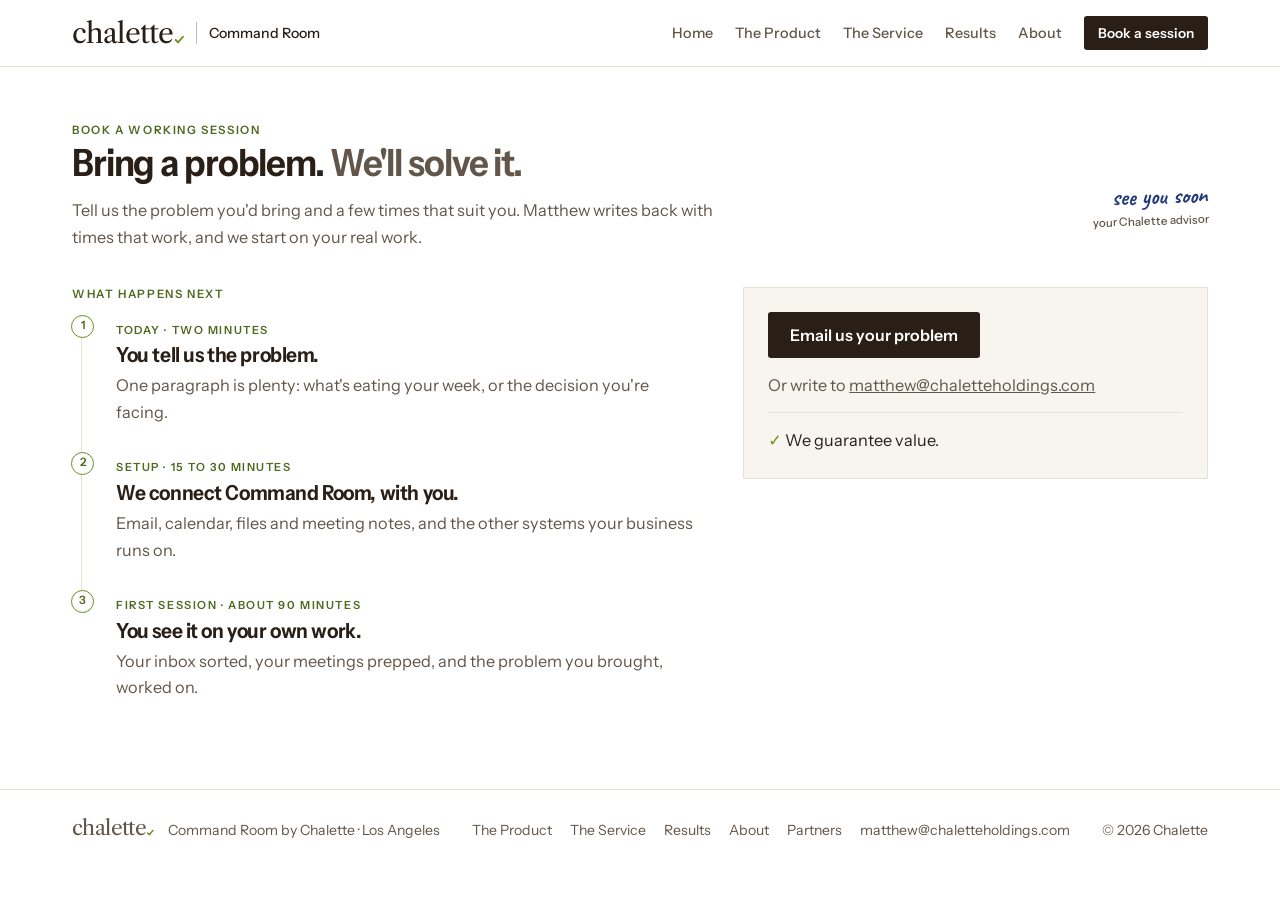
<file: book.html>
<!doctype html>
<html lang="en" data-pen="blue"><head><meta charset="utf-8"><meta name="viewport" content="width=device-width, initial-scale=1">
<title>Book a working session · Chalette</title>
<meta name="description" content="Tell us the problem you would bring. We set Command Room up with you in 15 to 30 minutes and guarantee value.">
<meta property="og:type" content="website"><meta property="og:site_name" content="Chalette">
<meta property="og:title" content="Book a working session · Chalette">
<meta property="og:description" content="Tell us the problem you would bring. We set Command Room up with you in 15 to 30 minutes and guarantee value.">
<meta property="og:image" content="https://chaletteholdings.com/share.png"><meta property="og:url" content="https://chaletteholdings.com/book"><link rel="canonical" href="https://chaletteholdings.com/book"><meta name="twitter:card" content="summary_large_image">
<meta name="theme-color" content="#2a1f17">
<link rel="icon" href="data:image/svg+xml,%3Csvg xmlns='http://www.w3.org/2000/svg' viewBox='0 0 64 64'%3E%3Crect width='64' height='64' rx='12' fill='%232a1f17'/%3E%3Ctext x='11' y='47' font-family='Georgia,serif' font-size='46' fill='%23f3ebdc'%3Ec%3C/text%3E%3Cpath d='M38 41l6 7 12-18' fill='none' stroke='%23a9b67c' stroke-width='5.5' stroke-linecap='round' stroke-linejoin='round'/%3E%3C/svg%3E">
<link rel="stylesheet" href="https://fonts.googleapis.com/css2?family=Libre+Caslon+Text:wght@400;700&family=Instrument+Sans:wdth,wght@75..100,400..700&family=Caveat:wght@700&display=swap">
<style>
/* Chalette homepage, built from the design system: white page, brown ink, olive for Command Room's marks,
   a pen colour for people's notes (copper, burnt orange or blue: switch at the top). Flat sheets, hairline edges. */
:root{--white:#ffffff;--paper:#ffffff;--sheet:#f8f5ef;--rule:#e6dfd3;--ink:#2a1f17;--soft:#62564a;--olive:#50681f;--mark:#6b8f23;--olived:#a9b67c;
 --stage:#2a1f17;--stage-ink:#f3ebdc;--stage-soft:#c9bba6;
 --pen:#22397a;--pend:#a9bbe8;
 --logo:"Libre Caslon Text",Georgia,serif;--sans:"Instrument Sans","Segoe UI",system-ui,sans-serif;--hand:Caveat,"Segoe Print",cursive;color-scheme:light}
:root[data-pen="burnt"]{--pen:#ae521d;--pend:#eeac74}
:root[data-pen="copper"]{--pen:#a54b1c;--pend:#eba878}
*{box-sizing:border-box}
html{scroll-behavior:smooth}
body{margin:0;background:var(--white);color:var(--ink);font:16.3px/1.65 var(--sans)}
.w{max-width:1200px;margin:0 auto;padding-inline:32px}
a{color:inherit}
.wm{font-family:var(--logo);font-weight:400;letter-spacing:-.03em;line-height:1;display:inline-flex;align-items:baseline;white-space:nowrap;color:inherit;text-decoration:none}
.wm svg{width:.31em;height:.26em;margin-left:.06em;overflow:visible;flex:none}.wm path{fill:none;stroke:var(--tk,var(--mark));stroke-width:2.6;stroke-linecap:round;stroke-linejoin:round}
.lab{font:600 .72rem var(--sans);letter-spacing:.14em;text-transform:uppercase;color:var(--olive)}
.sheet .lab{color:var(--soft)}
.hand{font:700 1.45rem/1.1 var(--hand);color:var(--pen)}
.hand small{display:block;font:500 .72rem var(--sans);color:var(--soft);margin-top:4px}
.ledger{border-bottom:3px double var(--mark);padding-bottom:1px}
.btn{display:inline-block;font:600 1rem var(--sans);padding:13px 22px;border-radius:3px;background:var(--ink);color:var(--white);text-decoration:none;border:0}
.lnk{font:600 1rem var(--sans);text-decoration:none;border-bottom:2px solid var(--mark);padding:4px 1px}
.btn:focus-visible,.lnk:focus-visible,.sw button:focus-visible,summary:focus-visible{outline:2px solid var(--olive);outline-offset:2px}

/* version switch (review only) */
.sw{background:var(--ink);color:var(--stage-ink);font:500 .85rem var(--sans)}
.sw .w{display:flex;flex-wrap:wrap;align-items:center;gap:10px 16px;padding-block:9px}
.sw button{font:600 .82rem var(--sans);background:transparent;color:var(--stage-ink);border:1px solid rgba(243,235,220,.4);padding:6px 12px;border-radius:2px;cursor:pointer;display:inline-flex;align-items:center;gap:8px}
.sw button i{width:12px;height:12px;display:inline-block}
.sw button[aria-pressed="true"]{background:var(--stage-ink);color:var(--ink)}
.sw span.n{color:var(--stage-soft)}

/* header */
header.top{border-bottom:1px solid var(--rule)}
header.top .w{display:flex;justify-content:space-between;align-items:center;gap:20px;padding-block:16px}
.lk{display:flex;align-items:center;gap:12px}.lk .bar{width:1px;height:22px;background:var(--ink);opacity:.3}.lk .s{font:500 .88rem var(--sans)}
header nav{display:flex;align-items:center;gap:22px;font:500 .9rem var(--sans);color:var(--soft)}
header nav a{text-decoration:none}
header nav .btn{font-size:.85rem;padding:9px 14px;color:var(--white)}

/* type */
h1{font:650 3.3rem/1.03 var(--sans);font-stretch:92%;letter-spacing:-.035em;margin:52px 0 14px;max-width:22ch;text-wrap:balance}
h1 em,h2 em{font-style:normal;color:var(--soft)}
h2{font:650 2.35rem/1.06 var(--sans);font-stretch:92%;letter-spacing:-.03em;margin:6px 0 14px;max-width:22ch;text-wrap:balance}
h3{font:600 1.15rem/1.3 var(--sans);letter-spacing:-.015em;margin:0 0 6px}
.sub{color:var(--soft);font-size:1.12rem;max-width:58ch;margin:0 0 28px}
.intro{color:var(--soft);max-width:62ch;margin:0}
section.s{padding-block:88px;border-top:1px solid var(--rule)}
.shead{display:grid;grid-template-columns:1fr auto;gap:24px;align-items:end;margin-bottom:36px}
.shead .hand{text-align:right;max-width:20ch;transform:rotate(-2deg)}

/* hero extras */
.cta{display:flex;flex-wrap:wrap;align-items:center;gap:14px 24px;margin:24px 0 0}
.cta .g{color:var(--soft);font-size:.95rem;display:flex;align-items:center;gap:8px}
.cta .g b{color:var(--mark);font-size:1.05rem}
.hero-note{display:flex;justify-content:flex-end;margin:-6px 0 0}

/* sheets */
.sheet{background:var(--sheet);border:1px solid var(--rule);border-radius:1px;padding:24px}
.cols3{display:grid;grid-template-columns:repeat(3,1fr);gap:16px}
.cols2{display:grid;grid-template-columns:1fr 1fr;gap:16px}
ul.dash{list-style:none;margin:12px 0 0;padding:0;display:grid;gap:8px}
ul.dash li{padding-left:20px;position:relative}
ul.dash li::before{content:"";position:absolute;left:0;top:.8em;width:10px;height:1px;background:var(--soft)}
ul.ticks{list-style:none;margin:12px 0 0;padding:0;display:grid;gap:8px}
ul.ticks li{padding-left:22px;position:relative}
ul.ticks li::before{content:"\2713";position:absolute;left:0;top:0;color:var(--mark);font-weight:700}
.route.us{background:var(--white);border:1px solid var(--ink)}
.route .who{font:600 .72rem var(--sans);letter-spacing:.14em;text-transform:uppercase;color:var(--soft);margin-bottom:4px}
.route.us .who{color:var(--olive)}
.three{display:grid;grid-template-columns:repeat(3,1fr);gap:28px;margin-top:40px;border-top:1px solid var(--rule);padding-top:28px}
.three p{margin:0;color:var(--soft)}

/* comparison checklist */
.cmpwrap{overflow-x:auto;border:1px solid var(--rule);background:var(--white)}
.cmp{width:100%;min-width:640px;border-collapse:collapse;font-size:.95rem}
.cmp th,.cmp td{padding:13px 16px;border-bottom:1px solid var(--rule);text-align:left;vertical-align:middle}
.cmp thead th{font:600 1rem/1.25 var(--sans);letter-spacing:-.01em;background:var(--sheet);vertical-align:bottom;width:20%}
.cmp thead th:first-child{width:40%}
.cmp thead th small{display:block;font:500 .72rem var(--sans);letter-spacing:.1em;text-transform:uppercase;color:var(--soft);margin-top:4px}
.cmp tbody th{font-weight:500;color:var(--ink)}
.cmp tbody tr:last-child th,.cmp tbody tr:last-child td{border-bottom:0}
.cmp td b{display:inline-block;width:1.3em;font-size:1.05rem}
.cmp td span{font-size:.88rem}
.cmp td.y{color:var(--ink)}.cmp td.y b{color:var(--mark)}
.cmp td.m,.cmp td.x,.cmp td.x b{color:var(--soft)}
.cmp .us{background:var(--sheet);border-left:2px solid var(--ink);border-right:2px solid var(--ink)}
.cmp thead th.us{background:var(--ink);color:var(--white);border-color:var(--ink)}
.cmp thead th.us small{color:var(--stage-soft)}
.cmp td.us span{font-weight:600}
.cmp tbody tr:last-child td.us{border-bottom:2px solid var(--ink)}
.sr{position:absolute;width:1px;height:1px;overflow:hidden;clip:rect(0 0 0 0)}
.cmpwrap:focus-visible{outline:2px solid var(--olive);outline-offset:2px}
.cmp .rowsub{display:block;font-size:.82rem;color:var(--soft);font-weight:400;margin-top:2px}
.cmpnote{margin:10px 0 0;font-size:.82rem;color:var(--soft)}

/* product / service tabs */
.tabs{display:grid;grid-template-columns:1fr 1fr;border-bottom:1px solid var(--rule);margin:28px 0 0}
.tabs button{font:650 1.35rem/1.15 var(--sans);font-stretch:92%;letter-spacing:-.02em;text-align:left;background:transparent;border:0;border-bottom:3px solid transparent;margin-bottom:-1px;padding:16px 4px 14px;color:var(--soft);cursor:pointer}
.tabs button small{display:block;font:600 .72rem var(--sans);font-stretch:100%;letter-spacing:.14em;text-transform:uppercase;margin-top:4px;color:var(--soft)}
.tabs button[aria-selected="true"]{color:var(--ink);border-bottom-color:var(--ink)}
.tabs button[aria-selected="true"] small{color:var(--olive)}
.tabs button:hover{color:var(--ink)}
.tabs button:focus-visible,.panel:focus-visible{outline:2px solid var(--olive);outline-offset:2px}
.panel{padding-top:44px}
.panel .split{height:1px;background:var(--rule);margin:72px 0}

/* the product page: a ladder from assistant to strategic advisor */
.ladder{border-bottom:1px solid var(--rule)}
.rung{display:grid;grid-template-columns:1fr 1.05fr;gap:44px;padding:44px 0;border-top:1px solid var(--rule);align-items:start}
.rung .step{font:600 .72rem var(--sans);letter-spacing:.14em;text-transform:uppercase;color:var(--olive)}
.rung h3{font:650 1.7rem/1.12 var(--sans);font-stretch:92%;letter-spacing:-.025em;margin:6px 0 10px}
.rung .rt p{color:var(--soft);margin:0;max-width:46ch}
.rung .rt ul.ticks{margin-top:14px}
.rung .next{margin-top:18px!important;color:var(--ink)!important}
.rung .next .lnk{margin-left:6px;font-size:.95rem}
.doc td.grp{font:600 .66rem var(--sans);letter-spacing:.14em;text-transform:uppercase;color:var(--olive);padding-top:10px}
.doc td:first-child{color:var(--soft)}
.doc td b{color:var(--ink)}
@media (max-width:900px){.rung{grid-template-columns:1fr;gap:18px;padding:32px 0}.rung h3{font-size:1.45rem}}

/* the service page: how it works, and what the advisor does */
.svc{display:grid;grid-template-columns:1.35fr 1fr;gap:44px;align-items:start}
.svc-side{display:grid;gap:16px;position:sticky;top:24px}
ol.flow{list-style:none;margin:14px 0 0;padding:0;counter-reset:fl}
ol.flow li{position:relative;padding:0 0 26px 34px;border-left:1px solid var(--rule);margin-left:9px}
ol.flow li:last-child{border-left-color:transparent;padding-bottom:0}
ol.flow li::before{counter-increment:fl;content:counter(fl);position:absolute;left:-11px;top:0;width:21px;height:21px;border-radius:50%;background:var(--white);border:1.5px solid var(--mark);color:var(--olive);font:600 .72rem/19px var(--sans);text-align:center}
ol.flow .when{font:600 .7rem var(--sans);letter-spacing:.14em;text-transform:uppercase;color:var(--olive)}
ol.flow h3{margin:2px 0 4px;font:650 1.3rem/1.2 var(--sans);font-stretch:92%;letter-spacing:-.02em}
ol.flow p{margin:0;color:var(--soft);max-width:54ch}
.svc-side .adv .lead{margin:10px 0 4px;font:650 1.2rem/1.3 var(--sans);font-stretch:92%;letter-spacing:-.015em;color:var(--ink)}
.svc-side .adv ul.ticks{margin-top:10px}
.svc-side .keep{margin:14px 0 0;padding-top:12px;border-top:1px solid var(--rule);color:var(--soft)}
.svc-side .keep b{color:var(--ink)}
.pkg{background:var(--stage);color:var(--stage-ink);padding:24px 26px;display:grid;gap:12px}
.pkg p{margin:0}
.pkg .big{font:650 1.45rem/1.15 var(--sans);font-stretch:92%;letter-spacing:-.025em}
.pkg .gt{display:flex;gap:10px;color:var(--stage-ink);font-weight:600}.pkg .gt b{color:var(--olived)}
.pkg .hand{color:var(--pend)}
.pkg .why{color:var(--stage-soft);border-top:1px solid rgba(255,255,255,.14);padding-top:12px}
@media (max-width:900px){.svc{grid-template-columns:1fr}.svc-side{position:static}}

/* results: quotes and stories */
.quotes{display:grid;grid-template-columns:repeat(3,1fr);gap:16px}
.quotes .q:first-child{grid-column:span 2}.quotes .q:first-child blockquote{font-size:1.7rem}
.q{margin:0;background:var(--white);border:1px solid var(--rule);border-top:3px solid var(--mark);padding:22px 22px 18px;display:flex;flex-direction:column;justify-content:space-between;gap:16px}
.q blockquote{margin:0;font:650 1.25rem/1.25 var(--sans);font-stretch:92%;letter-spacing:-.015em;color:var(--ink)}
.q figcaption{font:600 .72rem var(--sans);letter-spacing:.12em;text-transform:uppercase;color:var(--soft)}
.story .res{color:var(--ink)!important;font-weight:600;border-top:1px solid var(--rule);padding-top:10px}
@media (max-width:900px){.quotes{grid-template-columns:1fr}.quotes .q:first-child{grid-column:auto}.quotes .q:first-child blockquote{font-size:1.25rem}}

/* asks and documents */
.asks{display:grid;grid-template-columns:repeat(2,1fr);gap:16px}
.ask{display:grid;gap:10px;align-content:start}
.ask .q{font:650 1.25rem/1.2 var(--sans);font-stretch:92%;letter-spacing:-.02em}
.ask .q::before{content:"You ask: ";font:600 .72rem var(--sans);letter-spacing:.14em;text-transform:uppercase;color:var(--soft);display:block;font-stretch:100%;margin-bottom:2px}
.doc{background:var(--white);border:1px solid var(--rule);padding:16px 18px;font-size:.92rem;line-height:1.55}
.doc .meta{font:600 .66rem var(--sans);letter-spacing:.14em;text-transform:uppercase;color:var(--soft);margin-bottom:4px}
.doc h4{margin:0 0 6px;font:600 1rem/1.3 var(--sans)}
.doc ol,.doc ul{margin:0;padding-left:18px}
.doc .tk{color:var(--olive);font-weight:600;margin-top:8px}
.doc .memo{display:grid;grid-template-columns:auto 1fr;gap:1px 12px;font-size:.8rem;color:var(--soft);border-bottom:1px solid var(--ink);padding-bottom:6px;margin-bottom:8px}
.doc .memo b{color:var(--ink);font-weight:600}
.doc .voice{border-left:2px solid var(--ink);padding-left:10px}
.doc table{width:100%;border-collapse:collapse;font-variant-numeric:tabular-nums}
.doc td{padding:3px 0;border-bottom:1px solid var(--rule)}.doc td.num{text-align:right}

/* sessions */
.steps{display:grid;grid-template-columns:repeat(3,1fr);gap:16px;counter-reset:st}
.steps .sheet .lab{display:block;margin-bottom:6px}
.steps p{margin:0;color:var(--soft)}
.promise{margin-top:24px;display:grid;grid-template-columns:1.3fr 1fr;gap:16px;align-items:stretch}
.promise .big{font:650 1.9rem/1.1 var(--sans);font-stretch:92%;letter-spacing:-.03em;margin:0}
.promise .dark{background:var(--stage);color:var(--stage-ink);padding:28px;display:flex;flex-direction:column;justify-content:space-between;gap:16px}
.promise .dark p{margin:0;color:var(--stage-soft)}
.promise .dark .gt{color:var(--stage-ink);font:600 1.05rem var(--sans);display:flex;gap:10px}
.promise .dark .gt b{color:var(--olived)}
.promise .dark .hand{color:var(--pend)}

/* stories */
.stories{display:grid;grid-template-columns:repeat(3,1fr);gap:16px}
.story .lab{display:block;margin-bottom:8px}
.story p{margin:0 0 10px;color:var(--soft)}
.story .flag{font:600 .7rem var(--sans);letter-spacing:.08em;text-transform:uppercase;color:var(--ink);border:1px dashed var(--soft);padding:3px 7px;display:inline-block}

/* questions */
.faq{max-width:820px}
details{border-top:1px solid var(--rule);padding:18px 0}
details:last-child{border-bottom:1px solid var(--rule)}
summary{cursor:pointer;font:600 1.1rem/1.35 var(--sans);letter-spacing:-.01em;list-style:none;display:flex;justify-content:space-between;gap:16px}
summary::-webkit-details-marker{display:none}
summary::after{content:"+";color:var(--mark);font-weight:600}
details[open] summary::after{content:"\2212"}
details p{margin:10px 0 0;color:var(--soft);max-width:66ch}


/* hero proof and film */
.hq{margin:30px 0 0;display:flex;flex-wrap:wrap;align-items:baseline;gap:6px 18px;padding-top:18px;border-top:1px solid var(--rule)}
.hq blockquote{margin:0;font:600 1.25rem/1.3 var(--sans);letter-spacing:-.01em}
.hq figcaption{font:600 .72rem var(--sans);letter-spacing:.14em;text-transform:uppercase;color:var(--soft)}
.hq a{margin-left:auto}

/* prices in the getting-started box */
.pkg .price{display:flex;flex-wrap:wrap;align-items:baseline;gap:4px 12px;color:var(--stage-ink)}
.pkg .price b{font:650 2rem/1 var(--sans);font-stretch:92%;letter-spacing:-.03em}
.pkg .price span{color:var(--stage-soft)}
.pkg .after{color:var(--stage-soft);font-size:.95rem}
.pkg .gt span small{display:block;font-weight:400;color:var(--stage-soft);margin-top:4px}

/* what stays yours */
.trust{margin-top:72px;display:grid;grid-template-columns:1fr 1.35fr;gap:44px;align-items:start;border-top:1px solid var(--rule);padding-top:56px}
.trust h2{margin-top:6px}
.trust .sheet{padding:8px 26px}
.trust .lr{display:grid;grid-template-columns:26px 1fr;gap:10px;padding:14px 0;border-top:1px solid var(--rule)}
.trust .lr:first-child{border-top:0}
.trust .lr b{color:var(--mark)}
.trust .lr span small{display:block;color:var(--soft);font-size:.92rem;margin-top:2px}

/* about and partners */
.founder{display:grid;grid-template-columns:1fr 1.2fr;gap:44px;align-items:start;margin-top:8px}
.founder blockquote{margin:0;font:650 1.6rem/1.25 var(--sans);font-stretch:92%;letter-spacing:-.02em}
.founder .who{margin-top:14px;font:600 .72rem var(--sans);letter-spacing:.14em;text-transform:uppercase;color:var(--soft)}
.team{list-style:none;margin:10px 0 0;padding:0}
.team li{display:grid;grid-template-columns:1fr auto;gap:12px;padding:12px 0;border-top:1px solid var(--rule)}
.team li span{color:var(--soft)}
.facts{margin-top:44px}
.partner-cta{margin-top:36px;display:flex;flex-wrap:wrap;align-items:center;gap:14px 24px}

/* the product page: how it differs from a chat assistant */
.memory{margin-top:72px;border-top:1px solid var(--rule);padding-top:56px}
.mem-grid{display:grid;grid-template-columns:1.45fr 1fr;gap:32px;align-items:start}
.vs{border:1px solid var(--rule);background:var(--white)}
.vs-head,.vs-row{display:grid;grid-template-columns:24% 34% 42%}
.vs-head span{padding:12px 14px;font:600 .72rem var(--sans);letter-spacing:.12em;text-transform:uppercase;color:var(--soft);background:var(--sheet)}
.vs-head span.cr{background:var(--ink);color:var(--white)}
.vs-row{border-top:1px solid var(--rule)}
.vs-row>*{padding:12px 14px}
.vs-row b{font-weight:600}
.vs-row .ch{color:var(--soft)}
.vs-row .cr{background:var(--sheet);border-left:2px solid var(--ink)}
.record{position:sticky;top:24px}
.record .sub2{margin:0 0 6px;color:var(--soft)}
.record td{padding:5px 10px 5px 0;vertical-align:top}
.record .src{display:block;font-size:.8rem;color:var(--olive)}
@media (max-width:900px){
 .mem-grid{grid-template-columns:1fr}
 .record{position:static}
 .vs-head{display:none}
 .vs-row{grid-template-columns:1fr}
 .vs-row>*{padding:8px 14px}
 .vs-row b{padding-top:14px}
 .vs-row .ch::before,.vs-row .cr::before{content:attr(data-k);display:block;font:600 .66rem var(--sans);letter-spacing:.12em;text-transform:uppercase;color:var(--soft);margin-bottom:2px}
 .vs-row .cr{border-left:0;border-top:1px solid var(--rule)}
}

/* home: what an AI strategy is */
.strat .sheet{display:flex;flex-direction:column;gap:6px}
.strat .n{display:inline-grid;place-items:center;width:24px;height:24px;border-radius:50%;border:1.5px solid var(--mark);color:var(--olive);font:600 .75rem/1 var(--sans)}
.strat h3{margin:6px 0 0;font:650 1.2rem/1.25 var(--sans);font-stretch:92%;letter-spacing:-.015em}
.strat p{margin:0;color:var(--soft)}
.strat-end{margin:28px 0 0;font:650 1.35rem/1.3 var(--sans);font-stretch:92%;letter-spacing:-.015em;max-width:40ch}

/* security page, and the line that points there from The Service */
.sec-grid{display:grid;grid-template-columns:1.1fr 1fr;gap:44px;align-items:start}
.trust-sheet{padding:8px 26px}
.trust-sheet .lr{display:grid;grid-template-columns:26px 1fr;gap:10px;padding:14px 0;border-top:1px solid var(--rule)}
.trust-sheet .lr:first-child{border-top:0}
.trust-sheet .lr b{color:var(--mark)}
.trust-sheet .lr span small{display:block;color:var(--soft);font-size:.92rem;margin-top:2px}
.sec-grid .faq{max-width:none}
.secline{margin:56px 0 0;padding-top:24px;border-top:1px solid var(--rule);display:flex;flex-wrap:wrap;align-items:baseline;gap:8px 16px}
.secline b{color:var(--mark)}
.founder .story{margin:18px 0 0;color:var(--soft);max-width:46ch}
.principles{gap:12px}.principles li{font-size:1.02rem}
@media (max-width:900px){.sec-grid{grid-template-columns:1fr;gap:28px}}

/* footer */
footer{border-top:1px solid var(--rule)}
footer .w{display:grid;grid-template-columns:auto 1fr auto;gap:12px 32px;align-items:center}
footer .f1{display:flex;align-items:baseline;gap:14px;flex-wrap:wrap}
footer nav{display:flex;flex-wrap:wrap;gap:6px 18px;justify-content:center}
footer nav a{text-decoration:none}
footer nav a:hover{text-decoration:underline;text-decoration-color:var(--mark)}
@media (max-width:900px){.trust,.founder{grid-template-columns:1fr;gap:24px}footer .w{grid-template-columns:1fr}footer nav{justify-content:flex-start}.hq a{margin-left:0}}

/* the comparison on a phone: symbols only, short column names */
@media (max-width:640px){
 .cmp{min-width:0;font-size:.85rem}
 .cmp th,.cmp td{padding:10px 6px}
 .cmp thead th:first-child{width:46%}
 .cmp thead th[data-short]{font-size:0;width:18%;text-align:center}
 .cmp thead th[data-short]::before{content:attr(data-short);font:600 .78rem/1.2 var(--sans)}
 .cmp thead th[data-short] small{display:none}
 .cmp td{text-align:center}
 .cmp td span{display:none}
 .cmp td b{width:auto}
}

/* closing */
.closing{background:var(--stage);color:var(--stage-ink);padding-block:96px}
.closing h2{color:var(--stage-ink);max-width:20ch}
.closing h2 em{color:var(--stage-soft)}
.closing .btn{background:var(--stage-ink);color:var(--ink)}
.closing .g{color:var(--stage-soft);margin-top:16px}
.closing .hand{color:var(--pend);margin-top:24px}
footer{padding-block:28px;font-size:.88rem;color:var(--soft)}
footer .w{display:flex;flex-wrap:wrap;justify-content:space-between;gap:12px;align-items:center}
.proto{font-size:.8rem;color:var(--soft)}

/* --- hero animation (from hero v6) --- */
.stage{position:relative;height:540px;border-radius:2px;overflow:hidden;background:var(--stage);color:var(--stage-ink)}
.stage *{box-sizing:border-box}
.stage.still *{transition:none!important}
/* caption, always top left */
.stage .hcap{position:absolute;left:5%;top:10%;width:34%;transition:opacity .7s ease}
.stage .hcap.swap{opacity:0}
.stage .hcap .k{display:none}
.stage .hcap h2{margin:6px 0 0;font:650 1.95rem/1.1 var(--sans);text-wrap:balance;font-stretch:92%;letter-spacing:-.03em;color:var(--stage-ink)}
.stage .hcap p{margin:12px 0 0;color:var(--stage-soft);font-size:1rem;line-height:1.5;max-width:32ch}
.stage .prog{position:absolute;left:5%;bottom:6%;display:flex;align-items:center;gap:2px;z-index:3;touch-action:none;user-select:none}
.stage .prog button{appearance:none;background:none;border:0;margin:0;cursor:pointer;color:var(--stage-soft);font:600 .95rem/1 var(--sans)}
.stage .prog .seg{padding:14px 3px}
.stage .prog .nav{padding:8px 9px;min-width:34px}
.stage .prog .nav:hover,.stage .prog .nav:focus-visible{color:var(--stage-ink)}
.stage .prog button:focus-visible{outline:2px solid var(--olived);outline-offset:2px}
.stage .prog .seg:hover i{background:rgba(243,235,220,.45)}
.stage .prog i{display:block;width:34px;height:3px;background:rgba(243,235,220,.22);position:relative;overflow:hidden}
.stage .prog i::after{content:"";position:absolute;inset:0;background:var(--stage-ink);transform:scaleX(0);transform-origin:left}
.stage .prog i.on::after{transform:scaleX(1);transition:transform var(--d,4s) linear}
.stage .prog i.past::after{transform:scaleX(1)}
.stage.paused .prog i.on::after{transform:scaleX(1);transition:none}
/* scenes share the right side; only the current one shows, with a slow fade */
.stage .sc{position:absolute;left:43%;right:4%;top:8%;bottom:9%;opacity:0;visibility:hidden;transition:opacity 1.1s ease,visibility 0s linear 1.1s}
.stage[data-s="1"] .sc1,.stage[data-s="2"] .sc2,.stage[data-s="3"] .sc3,.stage[data-s="4"] .sc4,.stage[data-s="5"] .scw,.stage[data-s="6"] .sc5{opacity:1;visibility:visible;transition:opacity 1.1s ease .9s,visibility 0s}
.stage .lab{font:600 .64rem var(--sans);letter-spacing:.14em;text-transform:uppercase;color:var(--stage-soft)}
.stage .card{position:absolute;width:31%;background:var(--sheet);color:var(--ink);border:1px solid var(--rule);border-radius:1px;padding:7px 9px;font-size:.74rem;line-height:1.3;box-shadow:0 1px 0 rgba(0,0,0,.35)}
.stage .card b{display:block;font-weight:600;font-size:.78rem;white-space:nowrap;overflow:hidden;text-overflow:ellipsis}
.stage .card span{color:var(--soft);white-space:nowrap;overflow:hidden;text-overflow:ellipsis;display:block}
.stage .card i{font-style:normal}

/* 1 · order to the chaos: cards scattered, then sorted into three columns */
.stage .sc1 .card{left:var(--cx);top:var(--cy);transform:rotate(var(--cr));opacity:0;transition:opacity .6s ease,left 1.5s cubic-bezier(.3,.7,.2,1),top 1.5s cubic-bezier(.3,.7,.2,1),transform 1.5s cubic-bezier(.3,.7,.2,1)}
.stage[data-s="1"] .sc1 .card{opacity:1;transition-delay:calc(var(--i)*.18s + 1s),0s,0s,0s}
.stage[data-s="1"][data-o="1"] .sc1 .card{left:var(--ox);top:var(--oy);transform:none;transition-delay:0s,calc(var(--i)*.07s),calc(var(--i)*.07s),calc(var(--i)*.07s)}
.stage .sc1 .col{position:absolute;top:2%;width:31%;font:600 .7rem var(--sans);letter-spacing:.12em;text-transform:uppercase;border-bottom:1px solid var(--stage-rule);padding-bottom:6px;opacity:0;transition:opacity .8s ease}
.stage .sc1 .col.c1{left:0;color:var(--olived)}.stage .sc1 .col.c2{left:34.5%;color:var(--stage-ink)}.stage .sc1 .col.c3{left:69%;color:var(--stage-soft)}
.stage[data-s="1"][data-o="1"] .sc1 .col{opacity:1;transition-delay:1.2s}
.stage[data-s="1"][data-o="1"] .sc1 .card.h b::before{content:"\2713  ";color:var(--mark)}

/* 2 · it handles your day: a Monday, ticked off one item at a time */
.stage .sc2 .day{position:absolute;left:2%;right:2%;top:50%;transform:translateY(-50%);background:var(--sheet);color:var(--ink);border:1px solid var(--rule);border-radius:1px;padding:18px 22px}
.stage .sc2 .day .lab{color:var(--soft)}
.stage .sc2 .day h3{margin:2px 0 10px;font:600 1.15rem var(--sans)}
.stage .sc2 .row{display:grid;grid-template-columns:3.6em 1fr auto;gap:12px;align-items:center;padding:9px 0;border-top:1px solid var(--rule);font-size:.92rem;opacity:0;transform:translateY(6px);transition:opacity .7s ease,transform .7s ease}
.stage .sc2 .row time{font-variant-numeric:tabular-nums;color:var(--soft);font-size:.82rem}
.stage .sc2 .row .ok{color:var(--mark);font-weight:700;opacity:0;transition:opacity .5s ease}
.stage[data-s="2"] .sc2 .row{opacity:1;transform:none;transition-delay:calc(var(--i)*1.05s + 1.2s)}
.stage[data-s="2"] .sc2 .row .ok{opacity:1;transition-delay:calc(var(--i)*1.05s + 1.75s)}

/* 3 · it learns your business: the map connects, then real facts appear */
.stage .sc3 svg{position:absolute;inset:0;width:100%;height:100%;overflow:visible}
.stage .sc3 line{stroke:rgba(243,235,220,.4);stroke-width:1;vector-effect:non-scaling-stroke;stroke-dasharray:var(--len,2000px);stroke-dashoffset:var(--len,2000px);transition:stroke-dashoffset 1.2s ease}
.stage[data-s="3"] .sc3 line{stroke-dashoffset:0;transition-delay:calc(var(--i)*.25s + 1.6s)}
.stage .sc3 .node{position:absolute;transform:translate(-50%,-50%);padding:7px 13px;border:1px solid rgba(243,235,220,.5);border-radius:1px;background:var(--stage);font:600 .82rem var(--sans);color:var(--stage-ink);white-space:nowrap;opacity:0;transition:opacity .7s ease}
.stage .sc3 .node.you{background:var(--stage-ink);color:var(--ink);border-color:var(--stage-ink)}
.stage[data-s="3"] .sc3 .node{opacity:1;transition-delay:calc(var(--i)*.25s + 1.1s)}
.stage .sc3 .fact{position:absolute;background:var(--sheet);color:var(--ink);border:1px solid var(--rule);border-radius:1px;padding:5px 9px;font-size:.74rem;line-height:1.3;white-space:nowrap;opacity:0;transform:translateY(4px);transition:opacity .7s ease,transform .7s ease}
.stage .sc3 .fact b{font-weight:600}
.stage[data-s="3"] .sc3 .fact{opacity:1;transform:none;transition-delay:calc(var(--i)*1.1s + 3.6s)}

/* 4 · it learns the things only you know: how you like things done, how you decide */
.stage .sc4 .know{position:absolute;left:2%;right:2%;top:50%;transform:translateY(-50%);background:var(--sheet);color:var(--ink);border:1px solid var(--rule);border-radius:1px;padding:18px 22px}
.stage .sc4 .know .lab{color:var(--soft)}
.stage .sc4 .know h3{margin:2px 0 8px;font:600 1.15rem var(--sans)}
.stage .sc4 .grp{font:600 .66rem var(--sans);letter-spacing:.14em;text-transform:uppercase;color:var(--olive);margin:12px 0 2px;opacity:0;transition:opacity .7s ease}
.stage .sc4 .kr{display:grid;grid-template-columns:44% 1fr auto;gap:12px;align-items:baseline;padding:8px 0;border-top:1px solid var(--rule);font-size:.92rem;opacity:0;transform:translateY(6px);transition:opacity .7s ease,transform .7s ease}
.stage .sc4 .kr span:first-child{color:var(--soft)}
.stage .sc4 .kr b{font-weight:600}
.stage .sc4 .kr .ok{color:var(--mark);font-weight:700;opacity:0;transition:opacity .5s ease}
.stage[data-s="4"] .sc4 .grp{opacity:1;transition-delay:calc(var(--i)*1.05s + 1.1s)}
.stage[data-s="4"] .sc4 .kr{opacity:1;transform:none;transition-delay:calc(var(--i)*1.05s + 1.2s)}
.stage[data-s="4"] .sc4 .kr .ok{opacity:1;transition-delay:calc(var(--i)*1.05s + 1.8s)}

/* 4 · one rule written in by hand, live, as you say it in the session */
.stage .sc4 .kr b.live{font:700 1.3rem/1 var(--hand);color:var(--pen);clip-path:inset(0 100% 0 0);transition:clip-path 1.8s cubic-bezier(.45,.1,.4,1)}
.stage[data-s="4"] .sc4 .kr b.live{clip-path:inset(0 0 0 0);transition-delay:5.9s}

/* 5 · the working session, live: the list, then the advisor's pen, then Command Room acting on it */
.stage .scw .ws{position:absolute;left:2%;right:2%;top:50%;transform:translateY(-50%);background:var(--sheet);color:var(--ink);border:1px solid var(--rule);border-radius:1px;padding:18px 22px}
.stage .scw .top{display:flex;justify-content:space-between;align-items:baseline;gap:12px}
.stage .scw .lab{color:var(--soft)}
.stage .scw .live{font:600 .64rem var(--sans);letter-spacing:.14em;text-transform:uppercase;color:var(--olive);white-space:nowrap}
.stage .scw .live::before{content:"";display:inline-block;width:7px;height:7px;border-radius:50%;background:var(--mark);margin-right:6px;vertical-align:1px}
.stage[data-s="5"] .scw .live::before{animation:wsdot 1.6s ease-in-out infinite}
@keyframes wsdot{50%{opacity:.25}}
.stage .scw h3{margin:2px 0 8px;font:600 1.15rem var(--sans)}
.stage .scw .r{position:relative;display:grid;grid-template-columns:1.4em 1fr auto;gap:10px;align-items:center;padding:9px 0;border-top:1px solid var(--rule);font-size:.92rem;opacity:0;transform:translateY(6px);transition:opacity .7s ease,transform .7s ease}
.stage .scw .r small{color:var(--soft);font-size:.8rem}
.stage .scw .r .n{color:var(--soft);font-variant-numeric:tabular-nums}
.stage[data-s="5"] .scw .r{opacity:1;transform:none;transition-delay:calc(var(--i)*.6s + 1.4s)}
.stage .scw .ring{position:absolute;left:calc(1.4em - 12px);top:-3px;width:calc(100% - 8.6em);height:calc(100% + 6px);overflow:visible;pointer-events:none}
.stage .scw .ring path{fill:none;stroke:var(--pen);stroke-width:2;stroke-linecap:round;vector-effect:non-scaling-stroke;stroke-dasharray:var(--len,2000px);stroke-dashoffset:var(--len,2000px);transition:stroke-dashoffset 1.1s cubic-bezier(.45,.1,.4,1)}
.stage[data-s="5"] .scw .ring path{stroke-dashoffset:0;transition-delay:3.7s}
.stage .scw .pen{font:700 1.35rem/1 var(--hand);color:var(--pen);white-space:nowrap;padding:2px 8px 4px 0;clip-path:inset(0 100% 0 0);transition:clip-path 1.3s cubic-bezier(.45,.1,.4,1)}
.stage[data-s="5"] .scw .r .pen{clip-path:inset(0 0 0 0);transition-delay:4.9s}
.stage .scw .pl{margin-top:12px}
.stage .scw .pl .pen{display:inline-block;font-size:1.55rem}
.stage[data-s="5"] .scw .pl .pen{clip-path:inset(0 0 0 0);transition-delay:6.7s;transition-duration:2s}
.stage .scw .pl small{display:block;font:500 .74rem var(--sans);color:var(--soft);margin-top:3px;opacity:0;transition:opacity .6s}
.stage[data-s="5"] .scw .pl small{opacity:1;transition-delay:8.8s}
.stage .scw .cr{margin-top:12px;padding-top:10px;border-top:1px solid var(--rule);font-weight:600;color:var(--olive);font-size:.9rem;opacity:0;transform:translateY(6px);transition:opacity .7s ease,transform .7s ease}
.stage[data-s="5"] .scw .cr{opacity:1;transform:none;transition-delay:9.9s}

/* 6 · that's strategic value: the brief, the decision, the advisor's pen */
.stage .sc5 .brief{position:absolute;left:6%;right:6%;top:50%;transform:translateY(-50%);background:var(--sheet);color:var(--ink);border:1px solid var(--rule);border-radius:1px;padding:22px 26px;font-size:.95rem;line-height:1.55}
.stage .sc5 .brief .lab{color:var(--soft)}
.stage .sc5 .brief h3{margin:3px 0 12px;font:600 1.15rem var(--sans)}
.stage .sc5 ol{margin:0;padding-left:20px;display:grid;gap:8px}
.stage .sc5 .lg{position:relative}
.stage .sc5 .lg::after{content:"";position:absolute;left:0;right:0;bottom:-4px;height:4px;border-top:1.5px solid var(--mark);border-bottom:1.5px solid var(--mark);transform:scaleX(0);transform-origin:left;transition:transform .9s ease}
.stage[data-s="6"] .sc5 .lg::after{transform:scaleX(1);transition-delay:1.8s}
.stage .sc5 .tk{margin-top:14px;font-weight:600;color:var(--olive);opacity:0;transition:opacity .7s ease}
.stage[data-s="6"] .sc5 .tk{opacity:1;transition-delay:2.8s}
.stage .sc5 .note{margin-top:16px;text-align:right}
.stage .sc5 .note b{display:inline-block;font:700 1.7rem/1.05 var(--hand);color:var(--pen);clip-path:inset(0 100% 0 0);transition:clip-path 2.2s cubic-bezier(.45,.1,.4,1)}
.stage .sc5 .note small{display:block;font:500 .74rem var(--sans);color:var(--soft);margin-top:4px;opacity:0;transition:opacity .6s}
.stage[data-s="6"] .sc5 .note b{clip-path:inset(0 0 0 0);transition-delay:3.9s}
.stage[data-s="6"] .sc5 .note small{opacity:1;transition-delay:6s}

/* 7 · the promise */
.stage .hend{position:absolute;inset:0;display:flex;flex-direction:column;align-items:center;justify-content:center;text-align:center;gap:16px;padding:0 10%;opacity:0;visibility:hidden;transition:opacity 1.1s ease,visibility 0s linear 1.1s}
.stage[data-s="7"] .hend{opacity:1;visibility:visible;transition:opacity 1.1s ease .9s,visibility 0s}
.stage[data-s="7"] .hcap{opacity:0}
.stage .hend .big{margin:0;font:650 2.7rem/1.08 var(--sans);font-stretch:92%;letter-spacing:-.035em;color:var(--stage-ink);text-wrap:balance}
.stage .hend .big span{color:var(--stage-soft)}
.stage .hend .g{margin:0;font:500 1.05rem var(--sans);color:var(--stage-ink)}
.stage .hend .g b{color:var(--olived);margin-right:8px}
.stage .hend .adv{margin:-6px 0 0;font:500 1.05rem var(--sans);color:var(--stage-soft)}
.stage .hend .wm{font:400 2rem/1 var(--logo);letter-spacing:-.03em;color:var(--stage-ink)}
.stage .hend .wm::after{content:"\2713";color:var(--olived);font:700 1.35rem var(--sans);margin-left:4px}

@media (max-width:900px){
 .cols3,.stories,.steps,.three{grid-template-columns:1fr}
 .asks,.cols2,.promise{grid-template-columns:1fr}
 header.top .w{flex-wrap:wrap;row-gap:12px}
 header nav{width:100%;flex-wrap:wrap;gap:8px 18px;font-size:.88rem}
 header nav .btn{margin-left:auto}
 h1{font-size:2.5rem}h2{font-size:1.9rem}
 .shead{grid-template-columns:1fr}.shead .hand{text-align:left;transform:none}
}
@media (max-width:640px){
 h1{font-size:2.15rem}
 .stage{height:720px}
 .stage .hcap{left:16px;right:16px;width:auto;top:22px}
 .stage .hcap h2{font-size:1.55rem}.stage .hcap p{font-size:.9rem}
 .stage .sc{left:16px;right:16px;top:210px;bottom:52px}
 .stage .card{width:32%;font-size:.66rem;padding:6px 7px}.stage .card b{font-size:.7rem;white-space:normal;line-height:1.2}.stage .card i{display:none}
 .stage .sc1 .col{font-size:.58rem;letter-spacing:.06em}
 .stage .sc2 .day{left:0;right:0;top:0;transform:none}.stage .sc2 .row{font-size:.82rem;grid-template-columns:3.2em 1fr auto;gap:8px}
 .stage .sc3 .node{font-size:.72rem;padding:5px 8px}.stage .sc3 .fact{font-size:.66rem;white-space:normal;max-width:46%}
 .stage .sc4 .know{left:0;right:0;top:0;transform:none;padding:14px 14px}.stage .sc4 .kr{grid-template-columns:1fr auto;gap:2px 8px;font-size:.84rem}.stage .sc4 .kr span:first-child{grid-column:1/-1;font-size:.76rem}
 .stage .scw .ws{left:0;right:0;top:0;transform:none;padding:14px 14px}.stage .scw .r{font-size:.82rem;gap:6px}.stage .scw .r small{display:none}.stage .scw .pen{font-size:1.15rem}.stage .scw .pl .pen{font-size:1.08rem}.stage .scw .cr{font-size:.8rem}
 .stage .sc5 .brief{left:0;right:0;top:0;transform:none;padding:16px 16px;font-size:.86rem}.stage .sc5 .note b{font-size:1.4rem}
 .stage .prog{left:10px;bottom:12px}.stage .prog i{width:24px}.stage .prog .seg{padding:14px 2px}.stage .prog .nav{min-width:30px;padding:8px 6px}
 .stage .hend .big{font-size:1.8rem}.stage .hend .g{font-size:.92rem}
}

@media (max-width:640px){
 .w{padding-inline:16px}
 h1{font-size:2.15rem;margin-top:32px}
 .sub{font-size:1rem}
 section.s{padding-block:60px}
 .lk .bar,.lk .s{display:none}
}
@media (prefers-reduced-motion: reduce){html{scroll-behavior:auto}.c,.n,.answer,.pc,.vc,.say{transition:none}}

/* multi-page */
header nav a[aria-current="page"]{color:var(--ink);text-decoration:underline;text-decoration-color:var(--mark);text-decoration-thickness:2px;text-underline-offset:6px}
section.s.first{border-top:0;padding-top:56px}
h1.ph{font:650 2.35rem/1.06 var(--sans);font-stretch:92%;letter-spacing:-.03em;margin:6px 0 14px;max-width:22ch;text-wrap:balance}
h1.ph em{font-style:normal;color:var(--soft)}
@media (max-width:900px){h1.ph{font-size:1.9rem}}
.teasers{display:grid;grid-template-columns:repeat(3,1fr);gap:16px}
.teaser{display:flex;flex-direction:column;gap:8px;text-decoration:none;color:var(--ink)}
.teaser p{margin:0;color:var(--soft)}
.teaser .go{margin-top:auto;font-weight:600;border-bottom:2px solid var(--mark);align-self:flex-start;padding-bottom:2px}
.teaser:hover .go{border-bottom-width:3px}
.teaser:focus-visible{outline:2px solid var(--olive);outline-offset:3px}
@media (max-width:900px){.teasers{grid-template-columns:1fr}}
</style></head><body>
<header class="top"><div class="w">
 <div class="lk"><a class="wm" href="index.html" style="font-size:1.75rem">chalette<svg viewBox="0 0 12 10" aria-hidden="true"><path d="M1 5.5 L4.3 8.8 L11 1"/></svg></a><span class="bar"></span><span class="s">Command Room</span></div>
 <nav><a href="index.html">Home</a><a href="command-room.html">The Product</a><a href="working-sessions.html">The Service</a><a href="results.html">Results</a><a href="about.html">About</a><a class="btn" href="book.html">Book a session</a></nav>
</div></header>

<main>
<section class="s first" id="booking"><div class="w">
 <div class="shead"><div><div class="lab">Book a working session</div><h1 class="ph">Bring a problem. <em>We'll solve it.</em></h1>
 <p class="intro">Tell us the problem you'd bring and a few times that suit you. Matthew writes back with times that work, and we start on your real work.</p></div>
 <p class="hand">see you soon<small>your Chalette advisor</small></p></div>
 <div class="svc">
  <div class="svc-steps"><div class="lab">What happens next</div>
   <ol class="flow">
    <li><span class="when">Today &middot; two minutes</span><h3>You tell us the problem.</h3><p>One paragraph is plenty: what's eating your week, or the decision you're facing.</p></li>
    <li><span class="when">Setup &middot; 15 to 30 minutes</span><h3>We connect Command Room, with you.</h3><p>Email, calendar, files and meeting notes, and the other systems your business runs on.</p></li>
    <li><span class="when">First session &middot; about 90 minutes</span><h3>You see it on your own work.</h3><p>Your inbox sorted, your meetings prepped, and the problem you brought, worked on.</p></li>
   </ol></div>
  <aside class="svc-side"><div class="sheet">
   <a class="btn" href="mailto:matthew@chaletteholdings.com?subject=A%20problem%20to%20bring%20to%20Chalette&body=The%20problem%20I%20would%20bring%3A%0A%0A%0AA%20few%20times%20that%20work%20for%20me%3A%0A%0A">Email us your problem</a>
   <p style="margin:14px 0 0;color:var(--soft)">Or write to <a href="mailto:matthew@chaletteholdings.com">matthew@chaletteholdings.com</a></p>
   <p style="margin:14px 0 0;padding-top:14px;border-top:1px solid var(--rule)"><b style="color:var(--mark)">&#10003;</b> We guarantee value.</p></div></aside>
 </div>
</div></section>

</main>
<footer><div class="w">
 <div class="f1"><span class="wm" style="font-size:1.3rem">chalette<svg viewBox="0 0 12 10" aria-hidden="true"><path d="M1 5.5 L4.3 8.8 L11 1"/></svg></span><span>Command Room by Chalette &middot; Los Angeles</span></div>
 <nav aria-label="Footer"><a href="command-room.html">The Product</a><a href="working-sessions.html">The Service</a><a href="results.html">Results</a><a href="about.html">About</a><a href="partners.html">Partners</a><a href="mailto:matthew@chaletteholdings.com">matthew@chaletteholdings.com</a></nav>
 <span>&copy; 2026 Chalette</span>
</div></footer>

</body></html>
</file>
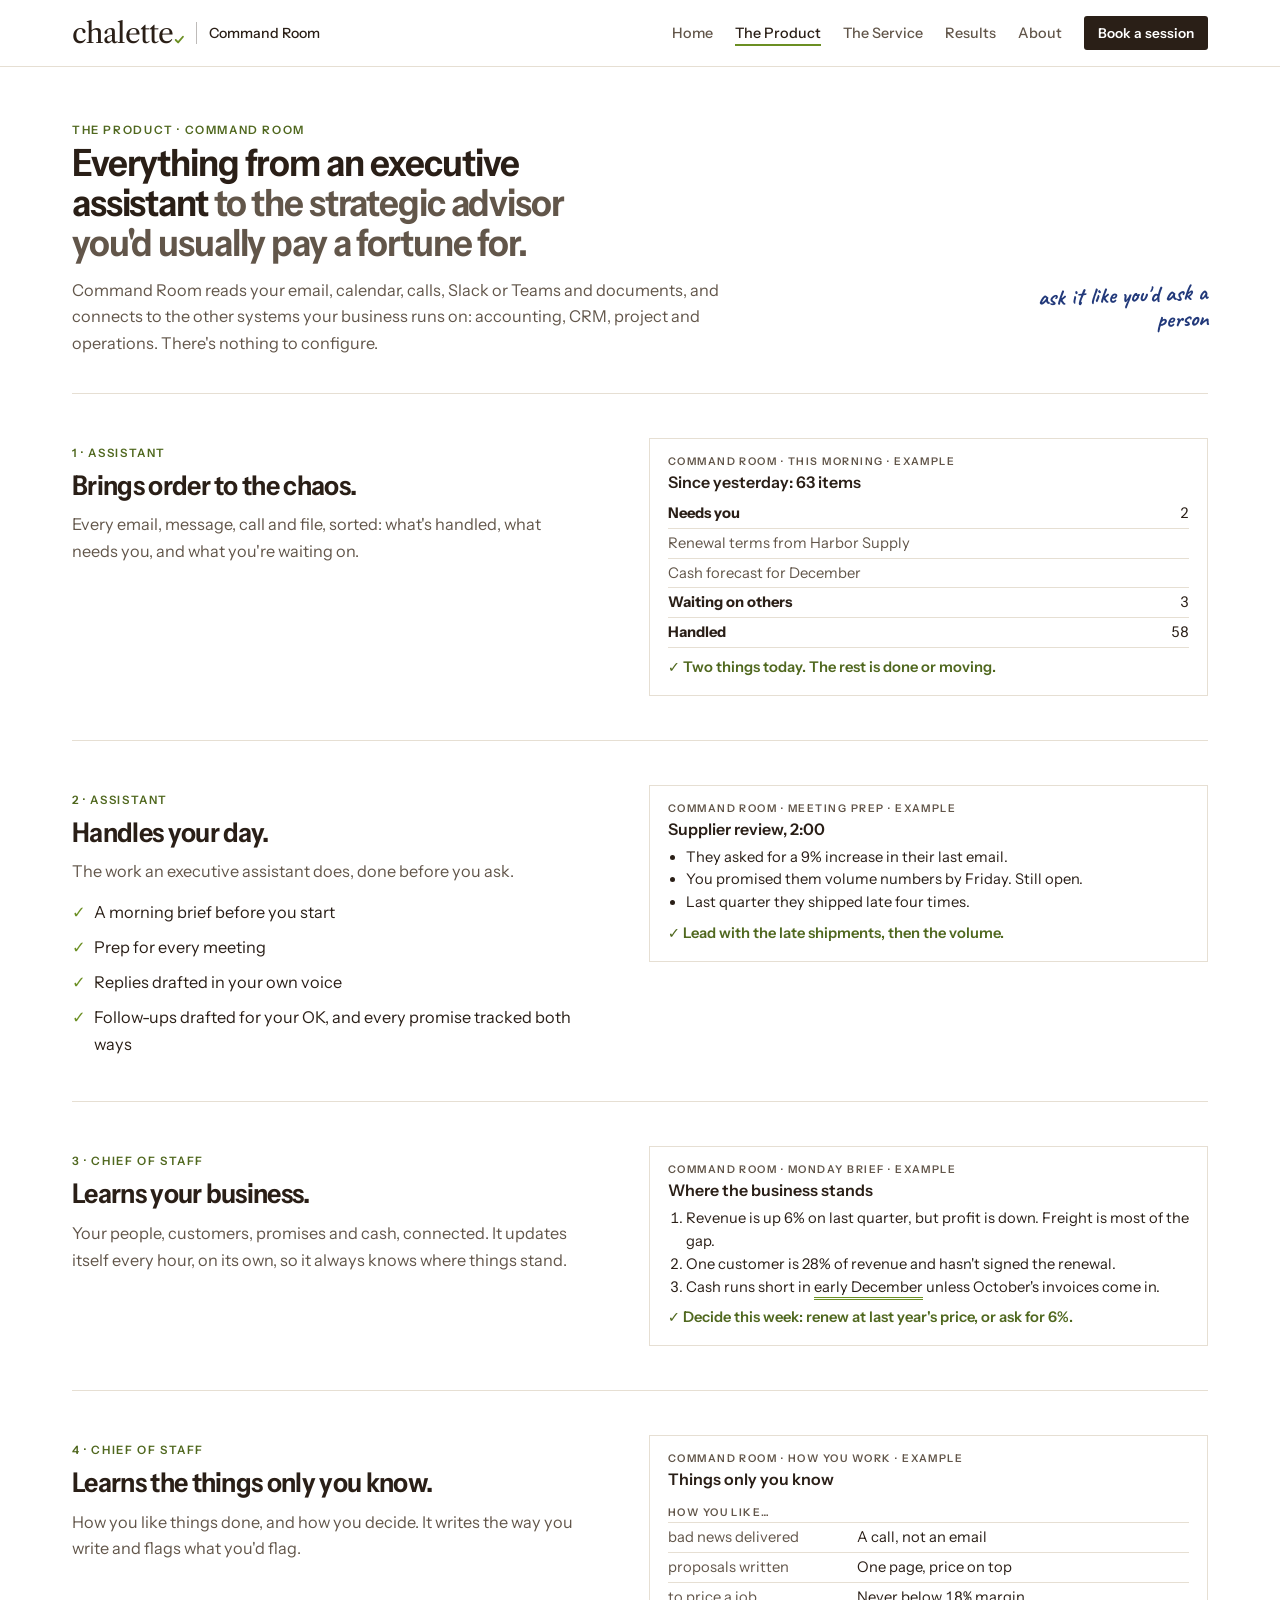
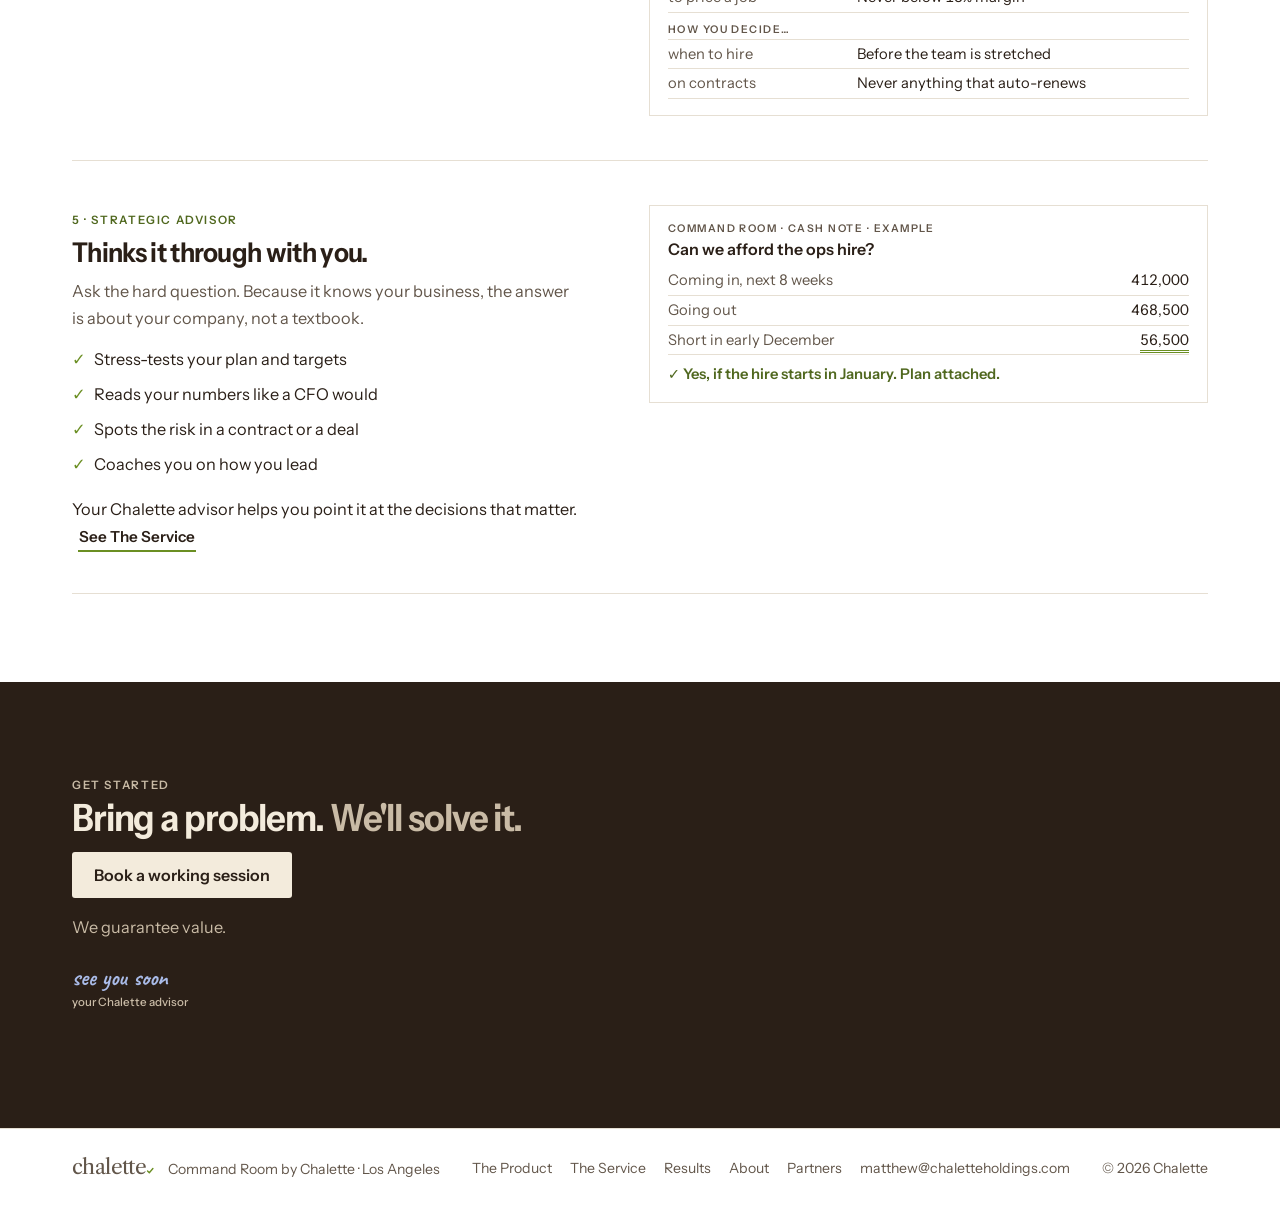
<file: command-room.html>
<!doctype html>
<html lang="en" data-pen="blue"><head><meta charset="utf-8"><meta name="viewport" content="width=device-width, initial-scale=1">
<title>Command Room · Chalette</title>
<meta name="description" content="Command Room is everything from an executive assistant who gets things done to the strategic advisor you'd usually pay a fortune for. It learns your business and runs your week.">
<meta property="og:type" content="website"><meta property="og:site_name" content="Chalette">
<meta property="og:title" content="Command Room · Chalette">
<meta property="og:description" content="Command Room is everything from an executive assistant who gets things done to the strategic advisor you'd usually pay a fortune for. It learns your business and runs your week.">
<meta property="og:image" content="https://chaletteholdings.com/share.png"><meta property="og:url" content="https://chaletteholdings.com/command-room"><link rel="canonical" href="https://chaletteholdings.com/command-room"><meta name="twitter:card" content="summary_large_image">
<meta name="theme-color" content="#2a1f17">
<link rel="icon" href="data:image/svg+xml,%3Csvg xmlns='http://www.w3.org/2000/svg' viewBox='0 0 64 64'%3E%3Crect width='64' height='64' rx='12' fill='%232a1f17'/%3E%3Ctext x='11' y='47' font-family='Georgia,serif' font-size='46' fill='%23f3ebdc'%3Ec%3C/text%3E%3Cpath d='M38 41l6 7 12-18' fill='none' stroke='%23a9b67c' stroke-width='5.5' stroke-linecap='round' stroke-linejoin='round'/%3E%3C/svg%3E">
<link rel="stylesheet" href="https://fonts.googleapis.com/css2?family=Libre+Caslon+Text:wght@400;700&family=Instrument+Sans:wdth,wght@75..100,400..700&family=Caveat:wght@700&display=swap">
<style>
/* Chalette homepage, built from the design system: white page, brown ink, olive for Command Room's marks,
   a pen colour for people's notes (copper, burnt orange or blue: switch at the top). Flat sheets, hairline edges. */
:root{--white:#ffffff;--paper:#ffffff;--sheet:#f8f5ef;--rule:#e6dfd3;--ink:#2a1f17;--soft:#62564a;--olive:#50681f;--mark:#6b8f23;--olived:#a9b67c;
 --stage:#2a1f17;--stage-ink:#f3ebdc;--stage-soft:#c9bba6;
 --pen:#22397a;--pend:#a9bbe8;
 --logo:"Libre Caslon Text",Georgia,serif;--sans:"Instrument Sans","Segoe UI",system-ui,sans-serif;--hand:Caveat,"Segoe Print",cursive;color-scheme:light}
:root[data-pen="burnt"]{--pen:#ae521d;--pend:#eeac74}
:root[data-pen="copper"]{--pen:#a54b1c;--pend:#eba878}
*{box-sizing:border-box}
html{scroll-behavior:smooth}
body{margin:0;background:var(--white);color:var(--ink);font:16.3px/1.65 var(--sans)}
.w{max-width:1200px;margin:0 auto;padding-inline:32px}
a{color:inherit}
.wm{font-family:var(--logo);font-weight:400;letter-spacing:-.03em;line-height:1;display:inline-flex;align-items:baseline;white-space:nowrap;color:inherit;text-decoration:none}
.wm svg{width:.31em;height:.26em;margin-left:.06em;overflow:visible;flex:none}.wm path{fill:none;stroke:var(--tk,var(--mark));stroke-width:2.6;stroke-linecap:round;stroke-linejoin:round}
.lab{font:600 .72rem var(--sans);letter-spacing:.14em;text-transform:uppercase;color:var(--olive)}
.sheet .lab{color:var(--soft)}
.hand{font:700 1.45rem/1.1 var(--hand);color:var(--pen)}
.hand small{display:block;font:500 .72rem var(--sans);color:var(--soft);margin-top:4px}
.ledger{border-bottom:3px double var(--mark);padding-bottom:1px}
.btn{display:inline-block;font:600 1rem var(--sans);padding:13px 22px;border-radius:3px;background:var(--ink);color:var(--white);text-decoration:none;border:0}
.lnk{font:600 1rem var(--sans);text-decoration:none;border-bottom:2px solid var(--mark);padding:4px 1px}
.btn:focus-visible,.lnk:focus-visible,.sw button:focus-visible,summary:focus-visible{outline:2px solid var(--olive);outline-offset:2px}

/* version switch (review only) */
.sw{background:var(--ink);color:var(--stage-ink);font:500 .85rem var(--sans)}
.sw .w{display:flex;flex-wrap:wrap;align-items:center;gap:10px 16px;padding-block:9px}
.sw button{font:600 .82rem var(--sans);background:transparent;color:var(--stage-ink);border:1px solid rgba(243,235,220,.4);padding:6px 12px;border-radius:2px;cursor:pointer;display:inline-flex;align-items:center;gap:8px}
.sw button i{width:12px;height:12px;display:inline-block}
.sw button[aria-pressed="true"]{background:var(--stage-ink);color:var(--ink)}
.sw span.n{color:var(--stage-soft)}

/* header */
header.top{border-bottom:1px solid var(--rule)}
header.top .w{display:flex;justify-content:space-between;align-items:center;gap:20px;padding-block:16px}
.lk{display:flex;align-items:center;gap:12px}.lk .bar{width:1px;height:22px;background:var(--ink);opacity:.3}.lk .s{font:500 .88rem var(--sans)}
header nav{display:flex;align-items:center;gap:22px;font:500 .9rem var(--sans);color:var(--soft)}
header nav a{text-decoration:none}
header nav .btn{font-size:.85rem;padding:9px 14px;color:var(--white)}

/* type */
h1{font:650 3.3rem/1.03 var(--sans);font-stretch:92%;letter-spacing:-.035em;margin:52px 0 14px;max-width:22ch;text-wrap:balance}
h1 em,h2 em{font-style:normal;color:var(--soft)}
h2{font:650 2.35rem/1.06 var(--sans);font-stretch:92%;letter-spacing:-.03em;margin:6px 0 14px;max-width:22ch;text-wrap:balance}
h3{font:600 1.15rem/1.3 var(--sans);letter-spacing:-.015em;margin:0 0 6px}
.sub{color:var(--soft);font-size:1.12rem;max-width:58ch;margin:0 0 28px}
.intro{color:var(--soft);max-width:62ch;margin:0}
section.s{padding-block:88px;border-top:1px solid var(--rule)}
.shead{display:grid;grid-template-columns:1fr auto;gap:24px;align-items:end;margin-bottom:36px}
.shead .hand{text-align:right;max-width:20ch;transform:rotate(-2deg)}

/* hero extras */
.cta{display:flex;flex-wrap:wrap;align-items:center;gap:14px 24px;margin:24px 0 0}
.cta .g{color:var(--soft);font-size:.95rem;display:flex;align-items:center;gap:8px}
.cta .g b{color:var(--mark);font-size:1.05rem}
.hero-note{display:flex;justify-content:flex-end;margin:-6px 0 0}

/* sheets */
.sheet{background:var(--sheet);border:1px solid var(--rule);border-radius:1px;padding:24px}
.cols3{display:grid;grid-template-columns:repeat(3,1fr);gap:16px}
.cols2{display:grid;grid-template-columns:1fr 1fr;gap:16px}
ul.dash{list-style:none;margin:12px 0 0;padding:0;display:grid;gap:8px}
ul.dash li{padding-left:20px;position:relative}
ul.dash li::before{content:"";position:absolute;left:0;top:.8em;width:10px;height:1px;background:var(--soft)}
ul.ticks{list-style:none;margin:12px 0 0;padding:0;display:grid;gap:8px}
ul.ticks li{padding-left:22px;position:relative}
ul.ticks li::before{content:"\2713";position:absolute;left:0;top:0;color:var(--mark);font-weight:700}
.route.us{background:var(--white);border:1px solid var(--ink)}
.route .who{font:600 .72rem var(--sans);letter-spacing:.14em;text-transform:uppercase;color:var(--soft);margin-bottom:4px}
.route.us .who{color:var(--olive)}
.three{display:grid;grid-template-columns:repeat(3,1fr);gap:28px;margin-top:40px;border-top:1px solid var(--rule);padding-top:28px}
.three p{margin:0;color:var(--soft)}

/* comparison checklist */
.cmpwrap{overflow-x:auto;border:1px solid var(--rule);background:var(--white)}
.cmp{width:100%;min-width:640px;border-collapse:collapse;font-size:.95rem}
.cmp th,.cmp td{padding:13px 16px;border-bottom:1px solid var(--rule);text-align:left;vertical-align:middle}
.cmp thead th{font:600 1rem/1.25 var(--sans);letter-spacing:-.01em;background:var(--sheet);vertical-align:bottom;width:20%}
.cmp thead th:first-child{width:40%}
.cmp thead th small{display:block;font:500 .72rem var(--sans);letter-spacing:.1em;text-transform:uppercase;color:var(--soft);margin-top:4px}
.cmp tbody th{font-weight:500;color:var(--ink)}
.cmp tbody tr:last-child th,.cmp tbody tr:last-child td{border-bottom:0}
.cmp td b{display:inline-block;width:1.3em;font-size:1.05rem}
.cmp td span{font-size:.88rem}
.cmp td.y{color:var(--ink)}.cmp td.y b{color:var(--mark)}
.cmp td.m,.cmp td.x,.cmp td.x b{color:var(--soft)}
.cmp .us{background:var(--sheet);border-left:2px solid var(--ink);border-right:2px solid var(--ink)}
.cmp thead th.us{background:var(--ink);color:var(--white);border-color:var(--ink)}
.cmp thead th.us small{color:var(--stage-soft)}
.cmp td.us span{font-weight:600}
.cmp tbody tr:last-child td.us{border-bottom:2px solid var(--ink)}
.sr{position:absolute;width:1px;height:1px;overflow:hidden;clip:rect(0 0 0 0)}
.cmpwrap:focus-visible{outline:2px solid var(--olive);outline-offset:2px}
.cmp .rowsub{display:block;font-size:.82rem;color:var(--soft);font-weight:400;margin-top:2px}
.cmpnote{margin:10px 0 0;font-size:.82rem;color:var(--soft)}

/* product / service tabs */
.tabs{display:grid;grid-template-columns:1fr 1fr;border-bottom:1px solid var(--rule);margin:28px 0 0}
.tabs button{font:650 1.35rem/1.15 var(--sans);font-stretch:92%;letter-spacing:-.02em;text-align:left;background:transparent;border:0;border-bottom:3px solid transparent;margin-bottom:-1px;padding:16px 4px 14px;color:var(--soft);cursor:pointer}
.tabs button small{display:block;font:600 .72rem var(--sans);font-stretch:100%;letter-spacing:.14em;text-transform:uppercase;margin-top:4px;color:var(--soft)}
.tabs button[aria-selected="true"]{color:var(--ink);border-bottom-color:var(--ink)}
.tabs button[aria-selected="true"] small{color:var(--olive)}
.tabs button:hover{color:var(--ink)}
.tabs button:focus-visible,.panel:focus-visible{outline:2px solid var(--olive);outline-offset:2px}
.panel{padding-top:44px}
.panel .split{height:1px;background:var(--rule);margin:72px 0}

/* the product page: a ladder from assistant to strategic advisor */
.ladder{border-bottom:1px solid var(--rule)}
.rung{display:grid;grid-template-columns:1fr 1.05fr;gap:44px;padding:44px 0;border-top:1px solid var(--rule);align-items:start}
.rung .step{font:600 .72rem var(--sans);letter-spacing:.14em;text-transform:uppercase;color:var(--olive)}
.rung h3{font:650 1.7rem/1.12 var(--sans);font-stretch:92%;letter-spacing:-.025em;margin:6px 0 10px}
.rung .rt p{color:var(--soft);margin:0;max-width:46ch}
.rung .rt ul.ticks{margin-top:14px}
.rung .next{margin-top:18px!important;color:var(--ink)!important}
.rung .next .lnk{margin-left:6px;font-size:.95rem}
.doc td.grp{font:600 .66rem var(--sans);letter-spacing:.14em;text-transform:uppercase;color:var(--olive);padding-top:10px}
.doc td:first-child{color:var(--soft)}
.doc td b{color:var(--ink)}
@media (max-width:900px){.rung{grid-template-columns:1fr;gap:18px;padding:32px 0}.rung h3{font-size:1.45rem}}

/* the service page: how it works, and what the advisor does */
.svc{display:grid;grid-template-columns:1.35fr 1fr;gap:44px;align-items:start}
.svc-side{display:grid;gap:16px;position:sticky;top:24px}
ol.flow{list-style:none;margin:14px 0 0;padding:0;counter-reset:fl}
ol.flow li{position:relative;padding:0 0 26px 34px;border-left:1px solid var(--rule);margin-left:9px}
ol.flow li:last-child{border-left-color:transparent;padding-bottom:0}
ol.flow li::before{counter-increment:fl;content:counter(fl);position:absolute;left:-11px;top:0;width:21px;height:21px;border-radius:50%;background:var(--white);border:1.5px solid var(--mark);color:var(--olive);font:600 .72rem/19px var(--sans);text-align:center}
ol.flow .when{font:600 .7rem var(--sans);letter-spacing:.14em;text-transform:uppercase;color:var(--olive)}
ol.flow h3{margin:2px 0 4px;font:650 1.3rem/1.2 var(--sans);font-stretch:92%;letter-spacing:-.02em}
ol.flow p{margin:0;color:var(--soft);max-width:54ch}
.svc-side .adv .lead{margin:10px 0 4px;font:650 1.2rem/1.3 var(--sans);font-stretch:92%;letter-spacing:-.015em;color:var(--ink)}
.svc-side .adv ul.ticks{margin-top:10px}
.svc-side .keep{margin:14px 0 0;padding-top:12px;border-top:1px solid var(--rule);color:var(--soft)}
.svc-side .keep b{color:var(--ink)}
.pkg{background:var(--stage);color:var(--stage-ink);padding:24px 26px;display:grid;gap:12px}
.pkg p{margin:0}
.pkg .big{font:650 1.45rem/1.15 var(--sans);font-stretch:92%;letter-spacing:-.025em}
.pkg .gt{display:flex;gap:10px;color:var(--stage-ink);font-weight:600}.pkg .gt b{color:var(--olived)}
.pkg .hand{color:var(--pend)}
.pkg .why{color:var(--stage-soft);border-top:1px solid rgba(255,255,255,.14);padding-top:12px}
@media (max-width:900px){.svc{grid-template-columns:1fr}.svc-side{position:static}}

/* results: quotes and stories */
.quotes{display:grid;grid-template-columns:repeat(3,1fr);gap:16px}
.quotes .q:first-child{grid-column:span 2}.quotes .q:first-child blockquote{font-size:1.7rem}
.q{margin:0;background:var(--white);border:1px solid var(--rule);border-top:3px solid var(--mark);padding:22px 22px 18px;display:flex;flex-direction:column;justify-content:space-between;gap:16px}
.q blockquote{margin:0;font:650 1.25rem/1.25 var(--sans);font-stretch:92%;letter-spacing:-.015em;color:var(--ink)}
.q figcaption{font:600 .72rem var(--sans);letter-spacing:.12em;text-transform:uppercase;color:var(--soft)}
.story .res{color:var(--ink)!important;font-weight:600;border-top:1px solid var(--rule);padding-top:10px}
@media (max-width:900px){.quotes{grid-template-columns:1fr}.quotes .q:first-child{grid-column:auto}.quotes .q:first-child blockquote{font-size:1.25rem}}

/* asks and documents */
.asks{display:grid;grid-template-columns:repeat(2,1fr);gap:16px}
.ask{display:grid;gap:10px;align-content:start}
.ask .q{font:650 1.25rem/1.2 var(--sans);font-stretch:92%;letter-spacing:-.02em}
.ask .q::before{content:"You ask: ";font:600 .72rem var(--sans);letter-spacing:.14em;text-transform:uppercase;color:var(--soft);display:block;font-stretch:100%;margin-bottom:2px}
.doc{background:var(--white);border:1px solid var(--rule);padding:16px 18px;font-size:.92rem;line-height:1.55}
.doc .meta{font:600 .66rem var(--sans);letter-spacing:.14em;text-transform:uppercase;color:var(--soft);margin-bottom:4px}
.doc h4{margin:0 0 6px;font:600 1rem/1.3 var(--sans)}
.doc ol,.doc ul{margin:0;padding-left:18px}
.doc .tk{color:var(--olive);font-weight:600;margin-top:8px}
.doc .memo{display:grid;grid-template-columns:auto 1fr;gap:1px 12px;font-size:.8rem;color:var(--soft);border-bottom:1px solid var(--ink);padding-bottom:6px;margin-bottom:8px}
.doc .memo b{color:var(--ink);font-weight:600}
.doc .voice{border-left:2px solid var(--ink);padding-left:10px}
.doc table{width:100%;border-collapse:collapse;font-variant-numeric:tabular-nums}
.doc td{padding:3px 0;border-bottom:1px solid var(--rule)}.doc td.num{text-align:right}

/* sessions */
.steps{display:grid;grid-template-columns:repeat(3,1fr);gap:16px;counter-reset:st}
.steps .sheet .lab{display:block;margin-bottom:6px}
.steps p{margin:0;color:var(--soft)}
.promise{margin-top:24px;display:grid;grid-template-columns:1.3fr 1fr;gap:16px;align-items:stretch}
.promise .big{font:650 1.9rem/1.1 var(--sans);font-stretch:92%;letter-spacing:-.03em;margin:0}
.promise .dark{background:var(--stage);color:var(--stage-ink);padding:28px;display:flex;flex-direction:column;justify-content:space-between;gap:16px}
.promise .dark p{margin:0;color:var(--stage-soft)}
.promise .dark .gt{color:var(--stage-ink);font:600 1.05rem var(--sans);display:flex;gap:10px}
.promise .dark .gt b{color:var(--olived)}
.promise .dark .hand{color:var(--pend)}

/* stories */
.stories{display:grid;grid-template-columns:repeat(3,1fr);gap:16px}
.story .lab{display:block;margin-bottom:8px}
.story p{margin:0 0 10px;color:var(--soft)}
.story .flag{font:600 .7rem var(--sans);letter-spacing:.08em;text-transform:uppercase;color:var(--ink);border:1px dashed var(--soft);padding:3px 7px;display:inline-block}

/* questions */
.faq{max-width:820px}
details{border-top:1px solid var(--rule);padding:18px 0}
details:last-child{border-bottom:1px solid var(--rule)}
summary{cursor:pointer;font:600 1.1rem/1.35 var(--sans);letter-spacing:-.01em;list-style:none;display:flex;justify-content:space-between;gap:16px}
summary::-webkit-details-marker{display:none}
summary::after{content:"+";color:var(--mark);font-weight:600}
details[open] summary::after{content:"\2212"}
details p{margin:10px 0 0;color:var(--soft);max-width:66ch}


/* hero proof and film */
.hq{margin:30px 0 0;display:flex;flex-wrap:wrap;align-items:baseline;gap:6px 18px;padding-top:18px;border-top:1px solid var(--rule)}
.hq blockquote{margin:0;font:600 1.25rem/1.3 var(--sans);letter-spacing:-.01em}
.hq figcaption{font:600 .72rem var(--sans);letter-spacing:.14em;text-transform:uppercase;color:var(--soft)}
.hq a{margin-left:auto}

/* prices in the getting-started box */
.pkg .price{display:flex;flex-wrap:wrap;align-items:baseline;gap:4px 12px;color:var(--stage-ink)}
.pkg .price b{font:650 2rem/1 var(--sans);font-stretch:92%;letter-spacing:-.03em}
.pkg .price span{color:var(--stage-soft)}
.pkg .after{color:var(--stage-soft);font-size:.95rem}
.pkg .gt span small{display:block;font-weight:400;color:var(--stage-soft);margin-top:4px}

/* what stays yours */
.trust{margin-top:72px;display:grid;grid-template-columns:1fr 1.35fr;gap:44px;align-items:start;border-top:1px solid var(--rule);padding-top:56px}
.trust h2{margin-top:6px}
.trust .sheet{padding:8px 26px}
.trust .lr{display:grid;grid-template-columns:26px 1fr;gap:10px;padding:14px 0;border-top:1px solid var(--rule)}
.trust .lr:first-child{border-top:0}
.trust .lr b{color:var(--mark)}
.trust .lr span small{display:block;color:var(--soft);font-size:.92rem;margin-top:2px}

/* about and partners */
.founder{display:grid;grid-template-columns:1fr 1.2fr;gap:44px;align-items:start;margin-top:8px}
.founder blockquote{margin:0;font:650 1.6rem/1.25 var(--sans);font-stretch:92%;letter-spacing:-.02em}
.founder .who{margin-top:14px;font:600 .72rem var(--sans);letter-spacing:.14em;text-transform:uppercase;color:var(--soft)}
.team{list-style:none;margin:10px 0 0;padding:0}
.team li{display:grid;grid-template-columns:1fr auto;gap:12px;padding:12px 0;border-top:1px solid var(--rule)}
.team li span{color:var(--soft)}
.facts{margin-top:44px}
.partner-cta{margin-top:36px;display:flex;flex-wrap:wrap;align-items:center;gap:14px 24px}

/* the product page: how it differs from a chat assistant */
.memory{margin-top:72px;border-top:1px solid var(--rule);padding-top:56px}
.mem-grid{display:grid;grid-template-columns:1.45fr 1fr;gap:32px;align-items:start}
.vs{border:1px solid var(--rule);background:var(--white)}
.vs-head,.vs-row{display:grid;grid-template-columns:24% 34% 42%}
.vs-head span{padding:12px 14px;font:600 .72rem var(--sans);letter-spacing:.12em;text-transform:uppercase;color:var(--soft);background:var(--sheet)}
.vs-head span.cr{background:var(--ink);color:var(--white)}
.vs-row{border-top:1px solid var(--rule)}
.vs-row>*{padding:12px 14px}
.vs-row b{font-weight:600}
.vs-row .ch{color:var(--soft)}
.vs-row .cr{background:var(--sheet);border-left:2px solid var(--ink)}
.record{position:sticky;top:24px}
.record .sub2{margin:0 0 6px;color:var(--soft)}
.record td{padding:5px 10px 5px 0;vertical-align:top}
.record .src{display:block;font-size:.8rem;color:var(--olive)}
@media (max-width:900px){
 .mem-grid{grid-template-columns:1fr}
 .record{position:static}
 .vs-head{display:none}
 .vs-row{grid-template-columns:1fr}
 .vs-row>*{padding:8px 14px}
 .vs-row b{padding-top:14px}
 .vs-row .ch::before,.vs-row .cr::before{content:attr(data-k);display:block;font:600 .66rem var(--sans);letter-spacing:.12em;text-transform:uppercase;color:var(--soft);margin-bottom:2px}
 .vs-row .cr{border-left:0;border-top:1px solid var(--rule)}
}

/* home: what an AI strategy is */
.strat .sheet{display:flex;flex-direction:column;gap:6px}
.strat .n{display:inline-grid;place-items:center;width:24px;height:24px;border-radius:50%;border:1.5px solid var(--mark);color:var(--olive);font:600 .75rem/1 var(--sans)}
.strat h3{margin:6px 0 0;font:650 1.2rem/1.25 var(--sans);font-stretch:92%;letter-spacing:-.015em}
.strat p{margin:0;color:var(--soft)}
.strat-end{margin:28px 0 0;font:650 1.35rem/1.3 var(--sans);font-stretch:92%;letter-spacing:-.015em;max-width:40ch}

/* security page, and the line that points there from The Service */
.sec-grid{display:grid;grid-template-columns:1.1fr 1fr;gap:44px;align-items:start}
.trust-sheet{padding:8px 26px}
.trust-sheet .lr{display:grid;grid-template-columns:26px 1fr;gap:10px;padding:14px 0;border-top:1px solid var(--rule)}
.trust-sheet .lr:first-child{border-top:0}
.trust-sheet .lr b{color:var(--mark)}
.trust-sheet .lr span small{display:block;color:var(--soft);font-size:.92rem;margin-top:2px}
.sec-grid .faq{max-width:none}
.secline{margin:56px 0 0;padding-top:24px;border-top:1px solid var(--rule);display:flex;flex-wrap:wrap;align-items:baseline;gap:8px 16px}
.secline b{color:var(--mark)}
.founder .story{margin:18px 0 0;color:var(--soft);max-width:46ch}
.principles{gap:12px}.principles li{font-size:1.02rem}
@media (max-width:900px){.sec-grid{grid-template-columns:1fr;gap:28px}}

/* footer */
footer{border-top:1px solid var(--rule)}
footer .w{display:grid;grid-template-columns:auto 1fr auto;gap:12px 32px;align-items:center}
footer .f1{display:flex;align-items:baseline;gap:14px;flex-wrap:wrap}
footer nav{display:flex;flex-wrap:wrap;gap:6px 18px;justify-content:center}
footer nav a{text-decoration:none}
footer nav a:hover{text-decoration:underline;text-decoration-color:var(--mark)}
@media (max-width:900px){.trust,.founder{grid-template-columns:1fr;gap:24px}footer .w{grid-template-columns:1fr}footer nav{justify-content:flex-start}.hq a{margin-left:0}}

/* the comparison on a phone: symbols only, short column names */
@media (max-width:640px){
 .cmp{min-width:0;font-size:.85rem}
 .cmp th,.cmp td{padding:10px 6px}
 .cmp thead th:first-child{width:46%}
 .cmp thead th[data-short]{font-size:0;width:18%;text-align:center}
 .cmp thead th[data-short]::before{content:attr(data-short);font:600 .78rem/1.2 var(--sans)}
 .cmp thead th[data-short] small{display:none}
 .cmp td{text-align:center}
 .cmp td span{display:none}
 .cmp td b{width:auto}
}

/* closing */
.closing{background:var(--stage);color:var(--stage-ink);padding-block:96px}
.closing h2{color:var(--stage-ink);max-width:20ch}
.closing h2 em{color:var(--stage-soft)}
.closing .btn{background:var(--stage-ink);color:var(--ink)}
.closing .g{color:var(--stage-soft);margin-top:16px}
.closing .hand{color:var(--pend);margin-top:24px}
footer{padding-block:28px;font-size:.88rem;color:var(--soft)}
footer .w{display:flex;flex-wrap:wrap;justify-content:space-between;gap:12px;align-items:center}
.proto{font-size:.8rem;color:var(--soft)}

/* --- hero animation (from hero v6) --- */
.stage{position:relative;height:540px;border-radius:2px;overflow:hidden;background:var(--stage);color:var(--stage-ink)}
.stage *{box-sizing:border-box}
.stage.still *{transition:none!important}
/* caption, always top left */
.stage .hcap{position:absolute;left:5%;top:10%;width:34%;transition:opacity .7s ease}
.stage .hcap.swap{opacity:0}
.stage .hcap .k{display:none}
.stage .hcap h2{margin:6px 0 0;font:650 1.95rem/1.1 var(--sans);text-wrap:balance;font-stretch:92%;letter-spacing:-.03em;color:var(--stage-ink)}
.stage .hcap p{margin:12px 0 0;color:var(--stage-soft);font-size:1rem;line-height:1.5;max-width:32ch}
.stage .prog{position:absolute;left:5%;bottom:6%;display:flex;align-items:center;gap:2px;z-index:3;touch-action:none;user-select:none}
.stage .prog button{appearance:none;background:none;border:0;margin:0;cursor:pointer;color:var(--stage-soft);font:600 .95rem/1 var(--sans)}
.stage .prog .seg{padding:14px 3px}
.stage .prog .nav{padding:8px 9px;min-width:34px}
.stage .prog .nav:hover,.stage .prog .nav:focus-visible{color:var(--stage-ink)}
.stage .prog button:focus-visible{outline:2px solid var(--olived);outline-offset:2px}
.stage .prog .seg:hover i{background:rgba(243,235,220,.45)}
.stage .prog i{display:block;width:34px;height:3px;background:rgba(243,235,220,.22);position:relative;overflow:hidden}
.stage .prog i::after{content:"";position:absolute;inset:0;background:var(--stage-ink);transform:scaleX(0);transform-origin:left}
.stage .prog i.on::after{transform:scaleX(1);transition:transform var(--d,4s) linear}
.stage .prog i.past::after{transform:scaleX(1)}
.stage.paused .prog i.on::after{transform:scaleX(1);transition:none}
/* scenes share the right side; only the current one shows, with a slow fade */
.stage .sc{position:absolute;left:43%;right:4%;top:8%;bottom:9%;opacity:0;visibility:hidden;transition:opacity 1.1s ease,visibility 0s linear 1.1s}
.stage[data-s="1"] .sc1,.stage[data-s="2"] .sc2,.stage[data-s="3"] .sc3,.stage[data-s="4"] .sc4,.stage[data-s="5"] .scw,.stage[data-s="6"] .sc5{opacity:1;visibility:visible;transition:opacity 1.1s ease .9s,visibility 0s}
.stage .lab{font:600 .64rem var(--sans);letter-spacing:.14em;text-transform:uppercase;color:var(--stage-soft)}
.stage .card{position:absolute;width:31%;background:var(--sheet);color:var(--ink);border:1px solid var(--rule);border-radius:1px;padding:7px 9px;font-size:.74rem;line-height:1.3;box-shadow:0 1px 0 rgba(0,0,0,.35)}
.stage .card b{display:block;font-weight:600;font-size:.78rem;white-space:nowrap;overflow:hidden;text-overflow:ellipsis}
.stage .card span{color:var(--soft);white-space:nowrap;overflow:hidden;text-overflow:ellipsis;display:block}
.stage .card i{font-style:normal}

/* 1 · order to the chaos: cards scattered, then sorted into three columns */
.stage .sc1 .card{left:var(--cx);top:var(--cy);transform:rotate(var(--cr));opacity:0;transition:opacity .6s ease,left 1.5s cubic-bezier(.3,.7,.2,1),top 1.5s cubic-bezier(.3,.7,.2,1),transform 1.5s cubic-bezier(.3,.7,.2,1)}
.stage[data-s="1"] .sc1 .card{opacity:1;transition-delay:calc(var(--i)*.18s + 1s),0s,0s,0s}
.stage[data-s="1"][data-o="1"] .sc1 .card{left:var(--ox);top:var(--oy);transform:none;transition-delay:0s,calc(var(--i)*.07s),calc(var(--i)*.07s),calc(var(--i)*.07s)}
.stage .sc1 .col{position:absolute;top:2%;width:31%;font:600 .7rem var(--sans);letter-spacing:.12em;text-transform:uppercase;border-bottom:1px solid var(--stage-rule);padding-bottom:6px;opacity:0;transition:opacity .8s ease}
.stage .sc1 .col.c1{left:0;color:var(--olived)}.stage .sc1 .col.c2{left:34.5%;color:var(--stage-ink)}.stage .sc1 .col.c3{left:69%;color:var(--stage-soft)}
.stage[data-s="1"][data-o="1"] .sc1 .col{opacity:1;transition-delay:1.2s}
.stage[data-s="1"][data-o="1"] .sc1 .card.h b::before{content:"\2713  ";color:var(--mark)}

/* 2 · it handles your day: a Monday, ticked off one item at a time */
.stage .sc2 .day{position:absolute;left:2%;right:2%;top:50%;transform:translateY(-50%);background:var(--sheet);color:var(--ink);border:1px solid var(--rule);border-radius:1px;padding:18px 22px}
.stage .sc2 .day .lab{color:var(--soft)}
.stage .sc2 .day h3{margin:2px 0 10px;font:600 1.15rem var(--sans)}
.stage .sc2 .row{display:grid;grid-template-columns:3.6em 1fr auto;gap:12px;align-items:center;padding:9px 0;border-top:1px solid var(--rule);font-size:.92rem;opacity:0;transform:translateY(6px);transition:opacity .7s ease,transform .7s ease}
.stage .sc2 .row time{font-variant-numeric:tabular-nums;color:var(--soft);font-size:.82rem}
.stage .sc2 .row .ok{color:var(--mark);font-weight:700;opacity:0;transition:opacity .5s ease}
.stage[data-s="2"] .sc2 .row{opacity:1;transform:none;transition-delay:calc(var(--i)*1.05s + 1.2s)}
.stage[data-s="2"] .sc2 .row .ok{opacity:1;transition-delay:calc(var(--i)*1.05s + 1.75s)}

/* 3 · it learns your business: the map connects, then real facts appear */
.stage .sc3 svg{position:absolute;inset:0;width:100%;height:100%;overflow:visible}
.stage .sc3 line{stroke:rgba(243,235,220,.4);stroke-width:1;vector-effect:non-scaling-stroke;stroke-dasharray:var(--len,2000px);stroke-dashoffset:var(--len,2000px);transition:stroke-dashoffset 1.2s ease}
.stage[data-s="3"] .sc3 line{stroke-dashoffset:0;transition-delay:calc(var(--i)*.25s + 1.6s)}
.stage .sc3 .node{position:absolute;transform:translate(-50%,-50%);padding:7px 13px;border:1px solid rgba(243,235,220,.5);border-radius:1px;background:var(--stage);font:600 .82rem var(--sans);color:var(--stage-ink);white-space:nowrap;opacity:0;transition:opacity .7s ease}
.stage .sc3 .node.you{background:var(--stage-ink);color:var(--ink);border-color:var(--stage-ink)}
.stage[data-s="3"] .sc3 .node{opacity:1;transition-delay:calc(var(--i)*.25s + 1.1s)}
.stage .sc3 .fact{position:absolute;background:var(--sheet);color:var(--ink);border:1px solid var(--rule);border-radius:1px;padding:5px 9px;font-size:.74rem;line-height:1.3;white-space:nowrap;opacity:0;transform:translateY(4px);transition:opacity .7s ease,transform .7s ease}
.stage .sc3 .fact b{font-weight:600}
.stage[data-s="3"] .sc3 .fact{opacity:1;transform:none;transition-delay:calc(var(--i)*1.1s + 3.6s)}

/* 4 · it learns the things only you know: how you like things done, how you decide */
.stage .sc4 .know{position:absolute;left:2%;right:2%;top:50%;transform:translateY(-50%);background:var(--sheet);color:var(--ink);border:1px solid var(--rule);border-radius:1px;padding:18px 22px}
.stage .sc4 .know .lab{color:var(--soft)}
.stage .sc4 .know h3{margin:2px 0 8px;font:600 1.15rem var(--sans)}
.stage .sc4 .grp{font:600 .66rem var(--sans);letter-spacing:.14em;text-transform:uppercase;color:var(--olive);margin:12px 0 2px;opacity:0;transition:opacity .7s ease}
.stage .sc4 .kr{display:grid;grid-template-columns:44% 1fr auto;gap:12px;align-items:baseline;padding:8px 0;border-top:1px solid var(--rule);font-size:.92rem;opacity:0;transform:translateY(6px);transition:opacity .7s ease,transform .7s ease}
.stage .sc4 .kr span:first-child{color:var(--soft)}
.stage .sc4 .kr b{font-weight:600}
.stage .sc4 .kr .ok{color:var(--mark);font-weight:700;opacity:0;transition:opacity .5s ease}
.stage[data-s="4"] .sc4 .grp{opacity:1;transition-delay:calc(var(--i)*1.05s + 1.1s)}
.stage[data-s="4"] .sc4 .kr{opacity:1;transform:none;transition-delay:calc(var(--i)*1.05s + 1.2s)}
.stage[data-s="4"] .sc4 .kr .ok{opacity:1;transition-delay:calc(var(--i)*1.05s + 1.8s)}

/* 4 · one rule written in by hand, live, as you say it in the session */
.stage .sc4 .kr b.live{font:700 1.3rem/1 var(--hand);color:var(--pen);clip-path:inset(0 100% 0 0);transition:clip-path 1.8s cubic-bezier(.45,.1,.4,1)}
.stage[data-s="4"] .sc4 .kr b.live{clip-path:inset(0 0 0 0);transition-delay:5.9s}

/* 5 · the working session, live: the list, then the advisor's pen, then Command Room acting on it */
.stage .scw .ws{position:absolute;left:2%;right:2%;top:50%;transform:translateY(-50%);background:var(--sheet);color:var(--ink);border:1px solid var(--rule);border-radius:1px;padding:18px 22px}
.stage .scw .top{display:flex;justify-content:space-between;align-items:baseline;gap:12px}
.stage .scw .lab{color:var(--soft)}
.stage .scw .live{font:600 .64rem var(--sans);letter-spacing:.14em;text-transform:uppercase;color:var(--olive);white-space:nowrap}
.stage .scw .live::before{content:"";display:inline-block;width:7px;height:7px;border-radius:50%;background:var(--mark);margin-right:6px;vertical-align:1px}
.stage[data-s="5"] .scw .live::before{animation:wsdot 1.6s ease-in-out infinite}
@keyframes wsdot{50%{opacity:.25}}
.stage .scw h3{margin:2px 0 8px;font:600 1.15rem var(--sans)}
.stage .scw .r{position:relative;display:grid;grid-template-columns:1.4em 1fr auto;gap:10px;align-items:center;padding:9px 0;border-top:1px solid var(--rule);font-size:.92rem;opacity:0;transform:translateY(6px);transition:opacity .7s ease,transform .7s ease}
.stage .scw .r small{color:var(--soft);font-size:.8rem}
.stage .scw .r .n{color:var(--soft);font-variant-numeric:tabular-nums}
.stage[data-s="5"] .scw .r{opacity:1;transform:none;transition-delay:calc(var(--i)*.6s + 1.4s)}
.stage .scw .ring{position:absolute;left:calc(1.4em - 12px);top:-3px;width:calc(100% - 8.6em);height:calc(100% + 6px);overflow:visible;pointer-events:none}
.stage .scw .ring path{fill:none;stroke:var(--pen);stroke-width:2;stroke-linecap:round;vector-effect:non-scaling-stroke;stroke-dasharray:var(--len,2000px);stroke-dashoffset:var(--len,2000px);transition:stroke-dashoffset 1.1s cubic-bezier(.45,.1,.4,1)}
.stage[data-s="5"] .scw .ring path{stroke-dashoffset:0;transition-delay:3.7s}
.stage .scw .pen{font:700 1.35rem/1 var(--hand);color:var(--pen);white-space:nowrap;padding:2px 8px 4px 0;clip-path:inset(0 100% 0 0);transition:clip-path 1.3s cubic-bezier(.45,.1,.4,1)}
.stage[data-s="5"] .scw .r .pen{clip-path:inset(0 0 0 0);transition-delay:4.9s}
.stage .scw .pl{margin-top:12px}
.stage .scw .pl .pen{display:inline-block;font-size:1.55rem}
.stage[data-s="5"] .scw .pl .pen{clip-path:inset(0 0 0 0);transition-delay:6.7s;transition-duration:2s}
.stage .scw .pl small{display:block;font:500 .74rem var(--sans);color:var(--soft);margin-top:3px;opacity:0;transition:opacity .6s}
.stage[data-s="5"] .scw .pl small{opacity:1;transition-delay:8.8s}
.stage .scw .cr{margin-top:12px;padding-top:10px;border-top:1px solid var(--rule);font-weight:600;color:var(--olive);font-size:.9rem;opacity:0;transform:translateY(6px);transition:opacity .7s ease,transform .7s ease}
.stage[data-s="5"] .scw .cr{opacity:1;transform:none;transition-delay:9.9s}

/* 6 · that's strategic value: the brief, the decision, the advisor's pen */
.stage .sc5 .brief{position:absolute;left:6%;right:6%;top:50%;transform:translateY(-50%);background:var(--sheet);color:var(--ink);border:1px solid var(--rule);border-radius:1px;padding:22px 26px;font-size:.95rem;line-height:1.55}
.stage .sc5 .brief .lab{color:var(--soft)}
.stage .sc5 .brief h3{margin:3px 0 12px;font:600 1.15rem var(--sans)}
.stage .sc5 ol{margin:0;padding-left:20px;display:grid;gap:8px}
.stage .sc5 .lg{position:relative}
.stage .sc5 .lg::after{content:"";position:absolute;left:0;right:0;bottom:-4px;height:4px;border-top:1.5px solid var(--mark);border-bottom:1.5px solid var(--mark);transform:scaleX(0);transform-origin:left;transition:transform .9s ease}
.stage[data-s="6"] .sc5 .lg::after{transform:scaleX(1);transition-delay:1.8s}
.stage .sc5 .tk{margin-top:14px;font-weight:600;color:var(--olive);opacity:0;transition:opacity .7s ease}
.stage[data-s="6"] .sc5 .tk{opacity:1;transition-delay:2.8s}
.stage .sc5 .note{margin-top:16px;text-align:right}
.stage .sc5 .note b{display:inline-block;font:700 1.7rem/1.05 var(--hand);color:var(--pen);clip-path:inset(0 100% 0 0);transition:clip-path 2.2s cubic-bezier(.45,.1,.4,1)}
.stage .sc5 .note small{display:block;font:500 .74rem var(--sans);color:var(--soft);margin-top:4px;opacity:0;transition:opacity .6s}
.stage[data-s="6"] .sc5 .note b{clip-path:inset(0 0 0 0);transition-delay:3.9s}
.stage[data-s="6"] .sc5 .note small{opacity:1;transition-delay:6s}

/* 7 · the promise */
.stage .hend{position:absolute;inset:0;display:flex;flex-direction:column;align-items:center;justify-content:center;text-align:center;gap:16px;padding:0 10%;opacity:0;visibility:hidden;transition:opacity 1.1s ease,visibility 0s linear 1.1s}
.stage[data-s="7"] .hend{opacity:1;visibility:visible;transition:opacity 1.1s ease .9s,visibility 0s}
.stage[data-s="7"] .hcap{opacity:0}
.stage .hend .big{margin:0;font:650 2.7rem/1.08 var(--sans);font-stretch:92%;letter-spacing:-.035em;color:var(--stage-ink);text-wrap:balance}
.stage .hend .big span{color:var(--stage-soft)}
.stage .hend .g{margin:0;font:500 1.05rem var(--sans);color:var(--stage-ink)}
.stage .hend .g b{color:var(--olived);margin-right:8px}
.stage .hend .adv{margin:-6px 0 0;font:500 1.05rem var(--sans);color:var(--stage-soft)}
.stage .hend .wm{font:400 2rem/1 var(--logo);letter-spacing:-.03em;color:var(--stage-ink)}
.stage .hend .wm::after{content:"\2713";color:var(--olived);font:700 1.35rem var(--sans);margin-left:4px}

@media (max-width:900px){
 .cols3,.stories,.steps,.three{grid-template-columns:1fr}
 .asks,.cols2,.promise{grid-template-columns:1fr}
 header.top .w{flex-wrap:wrap;row-gap:12px}
 header nav{width:100%;flex-wrap:wrap;gap:8px 18px;font-size:.88rem}
 header nav .btn{margin-left:auto}
 h1{font-size:2.5rem}h2{font-size:1.9rem}
 .shead{grid-template-columns:1fr}.shead .hand{text-align:left;transform:none}
}
@media (max-width:640px){
 h1{font-size:2.15rem}
 .stage{height:720px}
 .stage .hcap{left:16px;right:16px;width:auto;top:22px}
 .stage .hcap h2{font-size:1.55rem}.stage .hcap p{font-size:.9rem}
 .stage .sc{left:16px;right:16px;top:210px;bottom:52px}
 .stage .card{width:32%;font-size:.66rem;padding:6px 7px}.stage .card b{font-size:.7rem;white-space:normal;line-height:1.2}.stage .card i{display:none}
 .stage .sc1 .col{font-size:.58rem;letter-spacing:.06em}
 .stage .sc2 .day{left:0;right:0;top:0;transform:none}.stage .sc2 .row{font-size:.82rem;grid-template-columns:3.2em 1fr auto;gap:8px}
 .stage .sc3 .node{font-size:.72rem;padding:5px 8px}.stage .sc3 .fact{font-size:.66rem;white-space:normal;max-width:46%}
 .stage .sc4 .know{left:0;right:0;top:0;transform:none;padding:14px 14px}.stage .sc4 .kr{grid-template-columns:1fr auto;gap:2px 8px;font-size:.84rem}.stage .sc4 .kr span:first-child{grid-column:1/-1;font-size:.76rem}
 .stage .scw .ws{left:0;right:0;top:0;transform:none;padding:14px 14px}.stage .scw .r{font-size:.82rem;gap:6px}.stage .scw .r small{display:none}.stage .scw .pen{font-size:1.15rem}.stage .scw .pl .pen{font-size:1.08rem}.stage .scw .cr{font-size:.8rem}
 .stage .sc5 .brief{left:0;right:0;top:0;transform:none;padding:16px 16px;font-size:.86rem}.stage .sc5 .note b{font-size:1.4rem}
 .stage .prog{left:10px;bottom:12px}.stage .prog i{width:24px}.stage .prog .seg{padding:14px 2px}.stage .prog .nav{min-width:30px;padding:8px 6px}
 .stage .hend .big{font-size:1.8rem}.stage .hend .g{font-size:.92rem}
}

@media (max-width:640px){
 .w{padding-inline:16px}
 h1{font-size:2.15rem;margin-top:32px}
 .sub{font-size:1rem}
 section.s{padding-block:60px}
 .lk .bar,.lk .s{display:none}
}
@media (prefers-reduced-motion: reduce){html{scroll-behavior:auto}.c,.n,.answer,.pc,.vc,.say{transition:none}}

/* multi-page */
header nav a[aria-current="page"]{color:var(--ink);text-decoration:underline;text-decoration-color:var(--mark);text-decoration-thickness:2px;text-underline-offset:6px}
section.s.first{border-top:0;padding-top:56px}
h1.ph{font:650 2.35rem/1.06 var(--sans);font-stretch:92%;letter-spacing:-.03em;margin:6px 0 14px;max-width:22ch;text-wrap:balance}
h1.ph em{font-style:normal;color:var(--soft)}
@media (max-width:900px){h1.ph{font-size:1.9rem}}
.teasers{display:grid;grid-template-columns:repeat(3,1fr);gap:16px}
.teaser{display:flex;flex-direction:column;gap:8px;text-decoration:none;color:var(--ink)}
.teaser p{margin:0;color:var(--soft)}
.teaser .go{margin-top:auto;font-weight:600;border-bottom:2px solid var(--mark);align-self:flex-start;padding-bottom:2px}
.teaser:hover .go{border-bottom-width:3px}
.teaser:focus-visible{outline:2px solid var(--olive);outline-offset:3px}
@media (max-width:900px){.teasers{grid-template-columns:1fr}}
</style></head><body>
<header class="top"><div class="w">
 <div class="lk"><a class="wm" href="index.html" style="font-size:1.75rem">chalette<svg viewBox="0 0 12 10" aria-hidden="true"><path d="M1 5.5 L4.3 8.8 L11 1"/></svg></a><span class="bar"></span><span class="s">Command Room</span></div>
 <nav><a href="index.html">Home</a><a href="command-room.html" aria-current="page">The Product</a><a href="working-sessions.html">The Service</a><a href="results.html">Results</a><a href="about.html">About</a><a class="btn" href="book.html">Book a session</a></nav>
</div></header>

<main>
<section class="s first" id="product"><div class="w">

 <div class="shead"><div><div class="lab">The Product &middot; Command Room</div><h1 class="ph">Everything from an executive assistant <em>to the strategic advisor you'd usually pay a fortune for.</em></h1>
 <p class="intro">Command Room reads your email, calendar, calls, Slack or Teams and documents, and connects to the other systems your business runs on: accounting, CRM, project and operations. There's nothing to configure.</p></div>
 <p class="hand">ask it like you'd ask a person</p></div>

 <div class="ladder">
  <div class="rung"><div class="rt"><span class="step">1 &middot; Assistant</span><h3>Brings order to the chaos.</h3><p>Every email, message, call and file, sorted: what's handled, what needs you, and what you're waiting on.</p></div>
   <div class="rd"><div class="doc"><div class="meta">Command Room &middot; this morning &middot; example</div><h4>Since yesterday: 63 items</h4>
    <table><tr><td><b>Needs you</b></td><td class="num">2</td></tr><tr><td>Renewal terms from Harbor Supply</td><td class="num"></td></tr><tr><td>Cash forecast for December</td><td class="num"></td></tr>
    <tr><td><b>Waiting on others</b></td><td class="num">3</td></tr><tr><td><b>Handled</b></td><td class="num">58</td></tr></table>
    <div class="tk">&#10003; Two things today. The rest is done or moving.</div></div></div></div>

  <div class="rung"><div class="rt"><span class="step">2 &middot; Assistant</span><h3>Handles your day.</h3><p>The work an executive assistant does, done before you ask.</p>
   <ul class="ticks"><li>A morning brief before you start</li><li>Prep for every meeting</li><li>Replies drafted in your own voice</li><li>Follow-ups drafted for your OK, and every promise tracked both ways</li></ul></div>
   <div class="rd"><div class="doc"><div class="meta">Command Room &middot; meeting prep &middot; example</div><h4>Supplier review, 2:00</h4><ul><li>They asked for a 9% increase in their last email.</li><li>You promised them volume numbers by Friday. Still open.</li><li>Last quarter they shipped late four times.</li></ul><div class="tk">&#10003; Lead with the late shipments, then the volume.</div></div></div></div>

  <div class="rung"><div class="rt"><span class="step">3 &middot; Chief of staff</span><h3>Learns your business.</h3><p>Your people, customers, promises and cash, connected. It updates itself every hour, on its own, so it always knows where things stand.</p></div>
   <div class="rd"><div class="doc"><div class="meta">Command Room &middot; Monday brief &middot; example</div><h4>Where the business stands</h4><ol><li>Revenue is up 6% on last quarter, but profit is down. Freight is most of the gap.</li><li>One customer is 28% of revenue and hasn't signed the renewal.</li><li>Cash runs short in <span class="ledger">early December</span> unless October's invoices come in.</li></ol><div class="tk">&#10003; Decide this week: renew at last year's price, or ask for 6%.</div></div></div></div>

  <div class="rung"><div class="rt"><span class="step">4 &middot; Chief of staff</span><h3>Learns the things only you know.</h3><p>How you like things done, and how you decide. It writes the way you write and flags what you'd flag.</p></div>
   <div class="rd"><div class="doc"><div class="meta">Command Room &middot; how you work &middot; example</div><h4>Things only you know</h4>
    <table><tr><td colspan="2" class="grp">How you like&hellip;</td></tr><tr><td>bad news delivered</td><td>A call, not an email</td></tr><tr><td>proposals written</td><td>One page, price on top</td></tr><tr><td>to price a job</td><td>Never below 18% margin</td></tr>
    <tr><td colspan="2" class="grp">How you decide&hellip;</td></tr><tr><td>when to hire</td><td>Before the team is stretched</td></tr><tr><td>on contracts</td><td>Never anything that auto-renews</td></tr></table></div></div></div>

  <div class="rung"><div class="rt"><span class="step">5 &middot; Strategic advisor</span><h3>Thinks it through with you.</h3><p>Ask the hard question. Because it knows your business, the answer is about your company, not a textbook.</p>
   <ul class="ticks"><li>Stress-tests your plan and targets</li><li>Reads your numbers like a CFO would</li><li>Spots the risk in a contract or a deal</li><li>Coaches you on how you lead</li></ul>
   <p class="next">Your Chalette advisor helps you point it at the decisions that matter. <a class="lnk" href="working-sessions.html">See The Service</a></p></div>
   <div class="rd"><div class="doc"><div class="meta">Command Room &middot; cash note &middot; example</div><h4>Can we afford the ops hire?</h4><table><tr><td>Coming in, next 8 weeks</td><td class="num">412,000</td></tr><tr><td>Going out</td><td class="num">468,500</td></tr><tr><td>Short in early December</td><td class="num"><span class="ledger">56,500</span></td></tr></table><div class="tk">&#10003; Yes, if the hire starts in January. Plan attached.</div></div></div></div>
 </div>

 
</div></section>
<section class="closing" id="book"><div class="w">
 <div class="lab" style="color:var(--stage-soft)">Get started</div>
 <h2>Bring a problem. <em>We'll solve it.</em></h2>
 <a class="btn" href="book.html">Book a working session</a>
 <p class="g">We guarantee value.</p>
 <p class="hand">see you soon<small style="color:var(--stage-soft)">your Chalette advisor</small></p>
</div></section>

</main>
<footer><div class="w">
 <div class="f1"><span class="wm" style="font-size:1.3rem">chalette<svg viewBox="0 0 12 10" aria-hidden="true"><path d="M1 5.5 L4.3 8.8 L11 1"/></svg></span><span>Command Room by Chalette &middot; Los Angeles</span></div>
 <nav aria-label="Footer"><a href="command-room.html">The Product</a><a href="working-sessions.html">The Service</a><a href="results.html">Results</a><a href="about.html">About</a><a href="partners.html">Partners</a><a href="mailto:matthew@chaletteholdings.com">matthew@chaletteholdings.com</a></nav>
 <span>&copy; 2026 Chalette</span>
</div></footer>

</body></html>
</file>
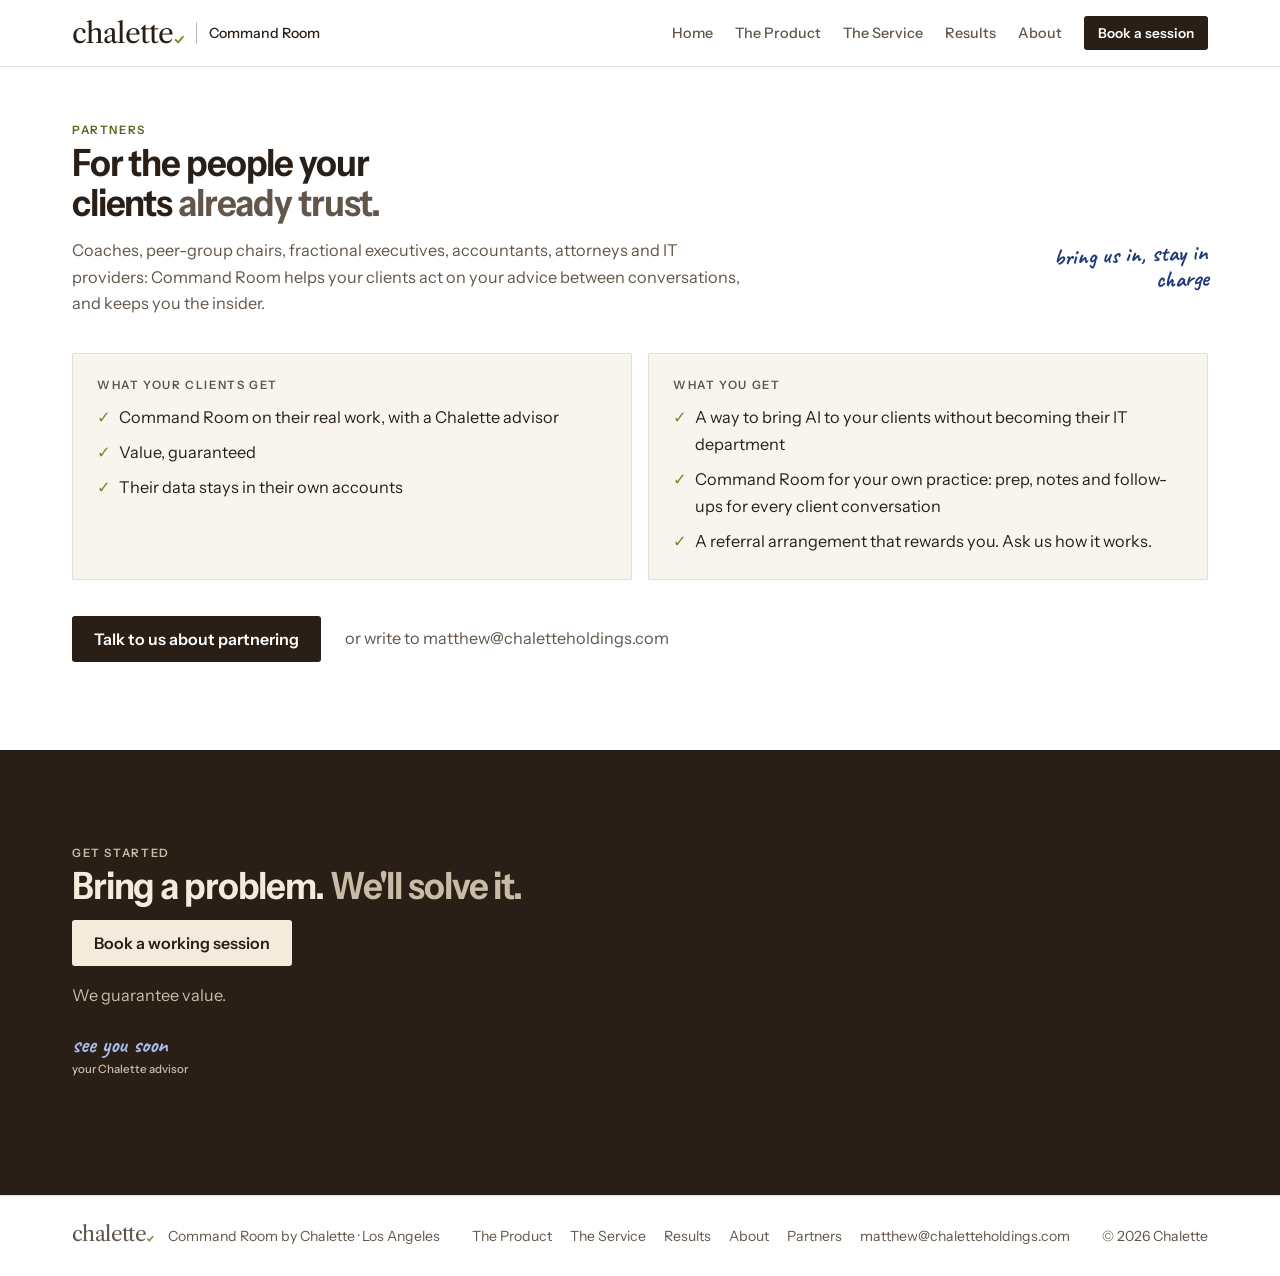
<file: partners.html>
<!doctype html>
<html lang="en" data-pen="blue"><head><meta charset="utf-8"><meta name="viewport" content="width=device-width, initial-scale=1">
<title>Partners · Chalette</title>
<meta name="description" content="For coaches, peer-group chairs, fractional executives, accountants, attorneys and IT providers whose clients run businesses.">
<meta property="og:type" content="website"><meta property="og:site_name" content="Chalette">
<meta property="og:title" content="Partners · Chalette">
<meta property="og:description" content="For coaches, peer-group chairs, fractional executives, accountants, attorneys and IT providers whose clients run businesses.">
<meta property="og:image" content="https://chaletteholdings.com/share.png"><meta property="og:url" content="https://chaletteholdings.com/partners"><link rel="canonical" href="https://chaletteholdings.com/partners"><meta name="twitter:card" content="summary_large_image">
<meta name="theme-color" content="#2a1f17">
<link rel="icon" href="data:image/svg+xml,%3Csvg xmlns='http://www.w3.org/2000/svg' viewBox='0 0 64 64'%3E%3Crect width='64' height='64' rx='12' fill='%232a1f17'/%3E%3Ctext x='11' y='47' font-family='Georgia,serif' font-size='46' fill='%23f3ebdc'%3Ec%3C/text%3E%3Cpath d='M38 41l6 7 12-18' fill='none' stroke='%23a9b67c' stroke-width='5.5' stroke-linecap='round' stroke-linejoin='round'/%3E%3C/svg%3E">
<link rel="stylesheet" href="https://fonts.googleapis.com/css2?family=Libre+Caslon+Text:wght@400;700&family=Instrument+Sans:wdth,wght@75..100,400..700&family=Caveat:wght@700&display=swap">
<style>
/* Chalette homepage, built from the design system: white page, brown ink, olive for Command Room's marks,
   a pen colour for people's notes (copper, burnt orange or blue: switch at the top). Flat sheets, hairline edges. */
:root{--white:#ffffff;--paper:#ffffff;--sheet:#f8f5ef;--rule:#e6dfd3;--ink:#2a1f17;--soft:#62564a;--olive:#50681f;--mark:#6b8f23;--olived:#a9b67c;
 --stage:#2a1f17;--stage-ink:#f3ebdc;--stage-soft:#c9bba6;
 --pen:#22397a;--pend:#a9bbe8;
 --logo:"Libre Caslon Text",Georgia,serif;--sans:"Instrument Sans","Segoe UI",system-ui,sans-serif;--hand:Caveat,"Segoe Print",cursive;color-scheme:light}
:root[data-pen="burnt"]{--pen:#ae521d;--pend:#eeac74}
:root[data-pen="copper"]{--pen:#a54b1c;--pend:#eba878}
*{box-sizing:border-box}
html{scroll-behavior:smooth}
body{margin:0;background:var(--white);color:var(--ink);font:16.3px/1.65 var(--sans)}
.w{max-width:1200px;margin:0 auto;padding-inline:32px}
a{color:inherit}
.wm{font-family:var(--logo);font-weight:400;letter-spacing:-.03em;line-height:1;display:inline-flex;align-items:baseline;white-space:nowrap;color:inherit;text-decoration:none}
.wm svg{width:.31em;height:.26em;margin-left:.06em;overflow:visible;flex:none}.wm path{fill:none;stroke:var(--tk,var(--mark));stroke-width:2.6;stroke-linecap:round;stroke-linejoin:round}
.lab{font:600 .72rem var(--sans);letter-spacing:.14em;text-transform:uppercase;color:var(--olive)}
.sheet .lab{color:var(--soft)}
.hand{font:700 1.45rem/1.1 var(--hand);color:var(--pen)}
.hand small{display:block;font:500 .72rem var(--sans);color:var(--soft);margin-top:4px}
.ledger{border-bottom:3px double var(--mark);padding-bottom:1px}
.btn{display:inline-block;font:600 1rem var(--sans);padding:13px 22px;border-radius:3px;background:var(--ink);color:var(--white);text-decoration:none;border:0}
.lnk{font:600 1rem var(--sans);text-decoration:none;border-bottom:2px solid var(--mark);padding:4px 1px}
.btn:focus-visible,.lnk:focus-visible,.sw button:focus-visible,summary:focus-visible{outline:2px solid var(--olive);outline-offset:2px}

/* version switch (review only) */
.sw{background:var(--ink);color:var(--stage-ink);font:500 .85rem var(--sans)}
.sw .w{display:flex;flex-wrap:wrap;align-items:center;gap:10px 16px;padding-block:9px}
.sw button{font:600 .82rem var(--sans);background:transparent;color:var(--stage-ink);border:1px solid rgba(243,235,220,.4);padding:6px 12px;border-radius:2px;cursor:pointer;display:inline-flex;align-items:center;gap:8px}
.sw button i{width:12px;height:12px;display:inline-block}
.sw button[aria-pressed="true"]{background:var(--stage-ink);color:var(--ink)}
.sw span.n{color:var(--stage-soft)}

/* header */
header.top{border-bottom:1px solid var(--rule)}
header.top .w{display:flex;justify-content:space-between;align-items:center;gap:20px;padding-block:16px}
.lk{display:flex;align-items:center;gap:12px}.lk .bar{width:1px;height:22px;background:var(--ink);opacity:.3}.lk .s{font:500 .88rem var(--sans)}
header nav{display:flex;align-items:center;gap:22px;font:500 .9rem var(--sans);color:var(--soft)}
header nav a{text-decoration:none}
header nav .btn{font-size:.85rem;padding:9px 14px;color:var(--white)}

/* type */
h1{font:650 3.3rem/1.03 var(--sans);font-stretch:92%;letter-spacing:-.035em;margin:52px 0 14px;max-width:22ch;text-wrap:balance}
h1 em,h2 em{font-style:normal;color:var(--soft)}
h2{font:650 2.35rem/1.06 var(--sans);font-stretch:92%;letter-spacing:-.03em;margin:6px 0 14px;max-width:22ch;text-wrap:balance}
h3{font:600 1.15rem/1.3 var(--sans);letter-spacing:-.015em;margin:0 0 6px}
.sub{color:var(--soft);font-size:1.12rem;max-width:58ch;margin:0 0 28px}
.intro{color:var(--soft);max-width:62ch;margin:0}
section.s{padding-block:88px;border-top:1px solid var(--rule)}
.shead{display:grid;grid-template-columns:1fr auto;gap:24px;align-items:end;margin-bottom:36px}
.shead .hand{text-align:right;max-width:20ch;transform:rotate(-2deg)}

/* hero extras */
.cta{display:flex;flex-wrap:wrap;align-items:center;gap:14px 24px;margin:24px 0 0}
.cta .g{color:var(--soft);font-size:.95rem;display:flex;align-items:center;gap:8px}
.cta .g b{color:var(--mark);font-size:1.05rem}
.hero-note{display:flex;justify-content:flex-end;margin:-6px 0 0}

/* sheets */
.sheet{background:var(--sheet);border:1px solid var(--rule);border-radius:1px;padding:24px}
.cols3{display:grid;grid-template-columns:repeat(3,1fr);gap:16px}
.cols2{display:grid;grid-template-columns:1fr 1fr;gap:16px}
ul.dash{list-style:none;margin:12px 0 0;padding:0;display:grid;gap:8px}
ul.dash li{padding-left:20px;position:relative}
ul.dash li::before{content:"";position:absolute;left:0;top:.8em;width:10px;height:1px;background:var(--soft)}
ul.ticks{list-style:none;margin:12px 0 0;padding:0;display:grid;gap:8px}
ul.ticks li{padding-left:22px;position:relative}
ul.ticks li::before{content:"\2713";position:absolute;left:0;top:0;color:var(--mark);font-weight:700}
.route.us{background:var(--white);border:1px solid var(--ink)}
.route .who{font:600 .72rem var(--sans);letter-spacing:.14em;text-transform:uppercase;color:var(--soft);margin-bottom:4px}
.route.us .who{color:var(--olive)}
.three{display:grid;grid-template-columns:repeat(3,1fr);gap:28px;margin-top:40px;border-top:1px solid var(--rule);padding-top:28px}
.three p{margin:0;color:var(--soft)}

/* comparison checklist */
.cmpwrap{overflow-x:auto;border:1px solid var(--rule);background:var(--white)}
.cmp{width:100%;min-width:640px;border-collapse:collapse;font-size:.95rem}
.cmp th,.cmp td{padding:13px 16px;border-bottom:1px solid var(--rule);text-align:left;vertical-align:middle}
.cmp thead th{font:600 1rem/1.25 var(--sans);letter-spacing:-.01em;background:var(--sheet);vertical-align:bottom;width:20%}
.cmp thead th:first-child{width:40%}
.cmp thead th small{display:block;font:500 .72rem var(--sans);letter-spacing:.1em;text-transform:uppercase;color:var(--soft);margin-top:4px}
.cmp tbody th{font-weight:500;color:var(--ink)}
.cmp tbody tr:last-child th,.cmp tbody tr:last-child td{border-bottom:0}
.cmp td b{display:inline-block;width:1.3em;font-size:1.05rem}
.cmp td span{font-size:.88rem}
.cmp td.y{color:var(--ink)}.cmp td.y b{color:var(--mark)}
.cmp td.m,.cmp td.x,.cmp td.x b{color:var(--soft)}
.cmp .us{background:var(--sheet);border-left:2px solid var(--ink);border-right:2px solid var(--ink)}
.cmp thead th.us{background:var(--ink);color:var(--white);border-color:var(--ink)}
.cmp thead th.us small{color:var(--stage-soft)}
.cmp td.us span{font-weight:600}
.cmp tbody tr:last-child td.us{border-bottom:2px solid var(--ink)}
.sr{position:absolute;width:1px;height:1px;overflow:hidden;clip:rect(0 0 0 0)}
.cmpwrap:focus-visible{outline:2px solid var(--olive);outline-offset:2px}
.cmp .rowsub{display:block;font-size:.82rem;color:var(--soft);font-weight:400;margin-top:2px}
.cmpnote{margin:10px 0 0;font-size:.82rem;color:var(--soft)}

/* product / service tabs */
.tabs{display:grid;grid-template-columns:1fr 1fr;border-bottom:1px solid var(--rule);margin:28px 0 0}
.tabs button{font:650 1.35rem/1.15 var(--sans);font-stretch:92%;letter-spacing:-.02em;text-align:left;background:transparent;border:0;border-bottom:3px solid transparent;margin-bottom:-1px;padding:16px 4px 14px;color:var(--soft);cursor:pointer}
.tabs button small{display:block;font:600 .72rem var(--sans);font-stretch:100%;letter-spacing:.14em;text-transform:uppercase;margin-top:4px;color:var(--soft)}
.tabs button[aria-selected="true"]{color:var(--ink);border-bottom-color:var(--ink)}
.tabs button[aria-selected="true"] small{color:var(--olive)}
.tabs button:hover{color:var(--ink)}
.tabs button:focus-visible,.panel:focus-visible{outline:2px solid var(--olive);outline-offset:2px}
.panel{padding-top:44px}
.panel .split{height:1px;background:var(--rule);margin:72px 0}

/* the product page: a ladder from assistant to strategic advisor */
.ladder{border-bottom:1px solid var(--rule)}
.rung{display:grid;grid-template-columns:1fr 1.05fr;gap:44px;padding:44px 0;border-top:1px solid var(--rule);align-items:start}
.rung .step{font:600 .72rem var(--sans);letter-spacing:.14em;text-transform:uppercase;color:var(--olive)}
.rung h3{font:650 1.7rem/1.12 var(--sans);font-stretch:92%;letter-spacing:-.025em;margin:6px 0 10px}
.rung .rt p{color:var(--soft);margin:0;max-width:46ch}
.rung .rt ul.ticks{margin-top:14px}
.rung .next{margin-top:18px!important;color:var(--ink)!important}
.rung .next .lnk{margin-left:6px;font-size:.95rem}
.doc td.grp{font:600 .66rem var(--sans);letter-spacing:.14em;text-transform:uppercase;color:var(--olive);padding-top:10px}
.doc td:first-child{color:var(--soft)}
.doc td b{color:var(--ink)}
@media (max-width:900px){.rung{grid-template-columns:1fr;gap:18px;padding:32px 0}.rung h3{font-size:1.45rem}}

/* the service page: how it works, and what the advisor does */
.svc{display:grid;grid-template-columns:1.35fr 1fr;gap:44px;align-items:start}
.svc-side{display:grid;gap:16px;position:sticky;top:24px}
ol.flow{list-style:none;margin:14px 0 0;padding:0;counter-reset:fl}
ol.flow li{position:relative;padding:0 0 26px 34px;border-left:1px solid var(--rule);margin-left:9px}
ol.flow li:last-child{border-left-color:transparent;padding-bottom:0}
ol.flow li::before{counter-increment:fl;content:counter(fl);position:absolute;left:-11px;top:0;width:21px;height:21px;border-radius:50%;background:var(--white);border:1.5px solid var(--mark);color:var(--olive);font:600 .72rem/19px var(--sans);text-align:center}
ol.flow .when{font:600 .7rem var(--sans);letter-spacing:.14em;text-transform:uppercase;color:var(--olive)}
ol.flow h3{margin:2px 0 4px;font:650 1.3rem/1.2 var(--sans);font-stretch:92%;letter-spacing:-.02em}
ol.flow p{margin:0;color:var(--soft);max-width:54ch}
.svc-side .adv .lead{margin:10px 0 4px;font:650 1.2rem/1.3 var(--sans);font-stretch:92%;letter-spacing:-.015em;color:var(--ink)}
.svc-side .adv ul.ticks{margin-top:10px}
.svc-side .keep{margin:14px 0 0;padding-top:12px;border-top:1px solid var(--rule);color:var(--soft)}
.svc-side .keep b{color:var(--ink)}
.pkg{background:var(--stage);color:var(--stage-ink);padding:24px 26px;display:grid;gap:12px}
.pkg p{margin:0}
.pkg .big{font:650 1.45rem/1.15 var(--sans);font-stretch:92%;letter-spacing:-.025em}
.pkg .gt{display:flex;gap:10px;color:var(--stage-ink);font-weight:600}.pkg .gt b{color:var(--olived)}
.pkg .hand{color:var(--pend)}
.pkg .why{color:var(--stage-soft);border-top:1px solid rgba(255,255,255,.14);padding-top:12px}
@media (max-width:900px){.svc{grid-template-columns:1fr}.svc-side{position:static}}

/* results: quotes and stories */
.quotes{display:grid;grid-template-columns:repeat(3,1fr);gap:16px}
.quotes .q:first-child{grid-column:span 2}.quotes .q:first-child blockquote{font-size:1.7rem}
.q{margin:0;background:var(--white);border:1px solid var(--rule);border-top:3px solid var(--mark);padding:22px 22px 18px;display:flex;flex-direction:column;justify-content:space-between;gap:16px}
.q blockquote{margin:0;font:650 1.25rem/1.25 var(--sans);font-stretch:92%;letter-spacing:-.015em;color:var(--ink)}
.q figcaption{font:600 .72rem var(--sans);letter-spacing:.12em;text-transform:uppercase;color:var(--soft)}
.story .res{color:var(--ink)!important;font-weight:600;border-top:1px solid var(--rule);padding-top:10px}
@media (max-width:900px){.quotes{grid-template-columns:1fr}.quotes .q:first-child{grid-column:auto}.quotes .q:first-child blockquote{font-size:1.25rem}}

/* asks and documents */
.asks{display:grid;grid-template-columns:repeat(2,1fr);gap:16px}
.ask{display:grid;gap:10px;align-content:start}
.ask .q{font:650 1.25rem/1.2 var(--sans);font-stretch:92%;letter-spacing:-.02em}
.ask .q::before{content:"You ask: ";font:600 .72rem var(--sans);letter-spacing:.14em;text-transform:uppercase;color:var(--soft);display:block;font-stretch:100%;margin-bottom:2px}
.doc{background:var(--white);border:1px solid var(--rule);padding:16px 18px;font-size:.92rem;line-height:1.55}
.doc .meta{font:600 .66rem var(--sans);letter-spacing:.14em;text-transform:uppercase;color:var(--soft);margin-bottom:4px}
.doc h4{margin:0 0 6px;font:600 1rem/1.3 var(--sans)}
.doc ol,.doc ul{margin:0;padding-left:18px}
.doc .tk{color:var(--olive);font-weight:600;margin-top:8px}
.doc .memo{display:grid;grid-template-columns:auto 1fr;gap:1px 12px;font-size:.8rem;color:var(--soft);border-bottom:1px solid var(--ink);padding-bottom:6px;margin-bottom:8px}
.doc .memo b{color:var(--ink);font-weight:600}
.doc .voice{border-left:2px solid var(--ink);padding-left:10px}
.doc table{width:100%;border-collapse:collapse;font-variant-numeric:tabular-nums}
.doc td{padding:3px 0;border-bottom:1px solid var(--rule)}.doc td.num{text-align:right}

/* sessions */
.steps{display:grid;grid-template-columns:repeat(3,1fr);gap:16px;counter-reset:st}
.steps .sheet .lab{display:block;margin-bottom:6px}
.steps p{margin:0;color:var(--soft)}
.promise{margin-top:24px;display:grid;grid-template-columns:1.3fr 1fr;gap:16px;align-items:stretch}
.promise .big{font:650 1.9rem/1.1 var(--sans);font-stretch:92%;letter-spacing:-.03em;margin:0}
.promise .dark{background:var(--stage);color:var(--stage-ink);padding:28px;display:flex;flex-direction:column;justify-content:space-between;gap:16px}
.promise .dark p{margin:0;color:var(--stage-soft)}
.promise .dark .gt{color:var(--stage-ink);font:600 1.05rem var(--sans);display:flex;gap:10px}
.promise .dark .gt b{color:var(--olived)}
.promise .dark .hand{color:var(--pend)}

/* stories */
.stories{display:grid;grid-template-columns:repeat(3,1fr);gap:16px}
.story .lab{display:block;margin-bottom:8px}
.story p{margin:0 0 10px;color:var(--soft)}
.story .flag{font:600 .7rem var(--sans);letter-spacing:.08em;text-transform:uppercase;color:var(--ink);border:1px dashed var(--soft);padding:3px 7px;display:inline-block}

/* questions */
.faq{max-width:820px}
details{border-top:1px solid var(--rule);padding:18px 0}
details:last-child{border-bottom:1px solid var(--rule)}
summary{cursor:pointer;font:600 1.1rem/1.35 var(--sans);letter-spacing:-.01em;list-style:none;display:flex;justify-content:space-between;gap:16px}
summary::-webkit-details-marker{display:none}
summary::after{content:"+";color:var(--mark);font-weight:600}
details[open] summary::after{content:"\2212"}
details p{margin:10px 0 0;color:var(--soft);max-width:66ch}


/* hero proof and film */
.hq{margin:30px 0 0;display:flex;flex-wrap:wrap;align-items:baseline;gap:6px 18px;padding-top:18px;border-top:1px solid var(--rule)}
.hq blockquote{margin:0;font:600 1.25rem/1.3 var(--sans);letter-spacing:-.01em}
.hq figcaption{font:600 .72rem var(--sans);letter-spacing:.14em;text-transform:uppercase;color:var(--soft)}
.hq a{margin-left:auto}

/* prices in the getting-started box */
.pkg .price{display:flex;flex-wrap:wrap;align-items:baseline;gap:4px 12px;color:var(--stage-ink)}
.pkg .price b{font:650 2rem/1 var(--sans);font-stretch:92%;letter-spacing:-.03em}
.pkg .price span{color:var(--stage-soft)}
.pkg .after{color:var(--stage-soft);font-size:.95rem}
.pkg .gt span small{display:block;font-weight:400;color:var(--stage-soft);margin-top:4px}

/* what stays yours */
.trust{margin-top:72px;display:grid;grid-template-columns:1fr 1.35fr;gap:44px;align-items:start;border-top:1px solid var(--rule);padding-top:56px}
.trust h2{margin-top:6px}
.trust .sheet{padding:8px 26px}
.trust .lr{display:grid;grid-template-columns:26px 1fr;gap:10px;padding:14px 0;border-top:1px solid var(--rule)}
.trust .lr:first-child{border-top:0}
.trust .lr b{color:var(--mark)}
.trust .lr span small{display:block;color:var(--soft);font-size:.92rem;margin-top:2px}

/* about and partners */
.founder{display:grid;grid-template-columns:1fr 1.2fr;gap:44px;align-items:start;margin-top:8px}
.founder blockquote{margin:0;font:650 1.6rem/1.25 var(--sans);font-stretch:92%;letter-spacing:-.02em}
.founder .who{margin-top:14px;font:600 .72rem var(--sans);letter-spacing:.14em;text-transform:uppercase;color:var(--soft)}
.team{list-style:none;margin:10px 0 0;padding:0}
.team li{display:grid;grid-template-columns:1fr auto;gap:12px;padding:12px 0;border-top:1px solid var(--rule)}
.team li span{color:var(--soft)}
.facts{margin-top:44px}
.partner-cta{margin-top:36px;display:flex;flex-wrap:wrap;align-items:center;gap:14px 24px}

/* the product page: how it differs from a chat assistant */
.memory{margin-top:72px;border-top:1px solid var(--rule);padding-top:56px}
.mem-grid{display:grid;grid-template-columns:1.45fr 1fr;gap:32px;align-items:start}
.vs{border:1px solid var(--rule);background:var(--white)}
.vs-head,.vs-row{display:grid;grid-template-columns:24% 34% 42%}
.vs-head span{padding:12px 14px;font:600 .72rem var(--sans);letter-spacing:.12em;text-transform:uppercase;color:var(--soft);background:var(--sheet)}
.vs-head span.cr{background:var(--ink);color:var(--white)}
.vs-row{border-top:1px solid var(--rule)}
.vs-row>*{padding:12px 14px}
.vs-row b{font-weight:600}
.vs-row .ch{color:var(--soft)}
.vs-row .cr{background:var(--sheet);border-left:2px solid var(--ink)}
.record{position:sticky;top:24px}
.record .sub2{margin:0 0 6px;color:var(--soft)}
.record td{padding:5px 10px 5px 0;vertical-align:top}
.record .src{display:block;font-size:.8rem;color:var(--olive)}
@media (max-width:900px){
 .mem-grid{grid-template-columns:1fr}
 .record{position:static}
 .vs-head{display:none}
 .vs-row{grid-template-columns:1fr}
 .vs-row>*{padding:8px 14px}
 .vs-row b{padding-top:14px}
 .vs-row .ch::before,.vs-row .cr::before{content:attr(data-k);display:block;font:600 .66rem var(--sans);letter-spacing:.12em;text-transform:uppercase;color:var(--soft);margin-bottom:2px}
 .vs-row .cr{border-left:0;border-top:1px solid var(--rule)}
}

/* home: what an AI strategy is */
.strat .sheet{display:flex;flex-direction:column;gap:6px}
.strat .n{display:inline-grid;place-items:center;width:24px;height:24px;border-radius:50%;border:1.5px solid var(--mark);color:var(--olive);font:600 .75rem/1 var(--sans)}
.strat h3{margin:6px 0 0;font:650 1.2rem/1.25 var(--sans);font-stretch:92%;letter-spacing:-.015em}
.strat p{margin:0;color:var(--soft)}
.strat-end{margin:28px 0 0;font:650 1.35rem/1.3 var(--sans);font-stretch:92%;letter-spacing:-.015em;max-width:40ch}

/* security page, and the line that points there from The Service */
.sec-grid{display:grid;grid-template-columns:1.1fr 1fr;gap:44px;align-items:start}
.trust-sheet{padding:8px 26px}
.trust-sheet .lr{display:grid;grid-template-columns:26px 1fr;gap:10px;padding:14px 0;border-top:1px solid var(--rule)}
.trust-sheet .lr:first-child{border-top:0}
.trust-sheet .lr b{color:var(--mark)}
.trust-sheet .lr span small{display:block;color:var(--soft);font-size:.92rem;margin-top:2px}
.sec-grid .faq{max-width:none}
.secline{margin:56px 0 0;padding-top:24px;border-top:1px solid var(--rule);display:flex;flex-wrap:wrap;align-items:baseline;gap:8px 16px}
.secline b{color:var(--mark)}
.founder .story{margin:18px 0 0;color:var(--soft);max-width:46ch}
.principles{gap:12px}.principles li{font-size:1.02rem}
@media (max-width:900px){.sec-grid{grid-template-columns:1fr;gap:28px}}

/* footer */
footer{border-top:1px solid var(--rule)}
footer .w{display:grid;grid-template-columns:auto 1fr auto;gap:12px 32px;align-items:center}
footer .f1{display:flex;align-items:baseline;gap:14px;flex-wrap:wrap}
footer nav{display:flex;flex-wrap:wrap;gap:6px 18px;justify-content:center}
footer nav a{text-decoration:none}
footer nav a:hover{text-decoration:underline;text-decoration-color:var(--mark)}
@media (max-width:900px){.trust,.founder{grid-template-columns:1fr;gap:24px}footer .w{grid-template-columns:1fr}footer nav{justify-content:flex-start}.hq a{margin-left:0}}

/* the comparison on a phone: symbols only, short column names */
@media (max-width:640px){
 .cmp{min-width:0;font-size:.85rem}
 .cmp th,.cmp td{padding:10px 6px}
 .cmp thead th:first-child{width:46%}
 .cmp thead th[data-short]{font-size:0;width:18%;text-align:center}
 .cmp thead th[data-short]::before{content:attr(data-short);font:600 .78rem/1.2 var(--sans)}
 .cmp thead th[data-short] small{display:none}
 .cmp td{text-align:center}
 .cmp td span{display:none}
 .cmp td b{width:auto}
}

/* closing */
.closing{background:var(--stage);color:var(--stage-ink);padding-block:96px}
.closing h2{color:var(--stage-ink);max-width:20ch}
.closing h2 em{color:var(--stage-soft)}
.closing .btn{background:var(--stage-ink);color:var(--ink)}
.closing .g{color:var(--stage-soft);margin-top:16px}
.closing .hand{color:var(--pend);margin-top:24px}
footer{padding-block:28px;font-size:.88rem;color:var(--soft)}
footer .w{display:flex;flex-wrap:wrap;justify-content:space-between;gap:12px;align-items:center}
.proto{font-size:.8rem;color:var(--soft)}

/* --- hero animation (from hero v6) --- */
.stage{position:relative;height:540px;border-radius:2px;overflow:hidden;background:var(--stage);color:var(--stage-ink)}
.stage *{box-sizing:border-box}
.stage.still *{transition:none!important}
/* caption, always top left */
.stage .hcap{position:absolute;left:5%;top:10%;width:34%;transition:opacity .7s ease}
.stage .hcap.swap{opacity:0}
.stage .hcap .k{display:none}
.stage .hcap h2{margin:6px 0 0;font:650 1.95rem/1.1 var(--sans);text-wrap:balance;font-stretch:92%;letter-spacing:-.03em;color:var(--stage-ink)}
.stage .hcap p{margin:12px 0 0;color:var(--stage-soft);font-size:1rem;line-height:1.5;max-width:32ch}
.stage .prog{position:absolute;left:5%;bottom:6%;display:flex;align-items:center;gap:2px;z-index:3;touch-action:none;user-select:none}
.stage .prog button{appearance:none;background:none;border:0;margin:0;cursor:pointer;color:var(--stage-soft);font:600 .95rem/1 var(--sans)}
.stage .prog .seg{padding:14px 3px}
.stage .prog .nav{padding:8px 9px;min-width:34px}
.stage .prog .nav:hover,.stage .prog .nav:focus-visible{color:var(--stage-ink)}
.stage .prog button:focus-visible{outline:2px solid var(--olived);outline-offset:2px}
.stage .prog .seg:hover i{background:rgba(243,235,220,.45)}
.stage .prog i{display:block;width:34px;height:3px;background:rgba(243,235,220,.22);position:relative;overflow:hidden}
.stage .prog i::after{content:"";position:absolute;inset:0;background:var(--stage-ink);transform:scaleX(0);transform-origin:left}
.stage .prog i.on::after{transform:scaleX(1);transition:transform var(--d,4s) linear}
.stage .prog i.past::after{transform:scaleX(1)}
.stage.paused .prog i.on::after{transform:scaleX(1);transition:none}
/* scenes share the right side; only the current one shows, with a slow fade */
.stage .sc{position:absolute;left:43%;right:4%;top:8%;bottom:9%;opacity:0;visibility:hidden;transition:opacity 1.1s ease,visibility 0s linear 1.1s}
.stage[data-s="1"] .sc1,.stage[data-s="2"] .sc2,.stage[data-s="3"] .sc3,.stage[data-s="4"] .sc4,.stage[data-s="5"] .scw,.stage[data-s="6"] .sc5{opacity:1;visibility:visible;transition:opacity 1.1s ease .9s,visibility 0s}
.stage .lab{font:600 .64rem var(--sans);letter-spacing:.14em;text-transform:uppercase;color:var(--stage-soft)}
.stage .card{position:absolute;width:31%;background:var(--sheet);color:var(--ink);border:1px solid var(--rule);border-radius:1px;padding:7px 9px;font-size:.74rem;line-height:1.3;box-shadow:0 1px 0 rgba(0,0,0,.35)}
.stage .card b{display:block;font-weight:600;font-size:.78rem;white-space:nowrap;overflow:hidden;text-overflow:ellipsis}
.stage .card span{color:var(--soft);white-space:nowrap;overflow:hidden;text-overflow:ellipsis;display:block}
.stage .card i{font-style:normal}

/* 1 · order to the chaos: cards scattered, then sorted into three columns */
.stage .sc1 .card{left:var(--cx);top:var(--cy);transform:rotate(var(--cr));opacity:0;transition:opacity .6s ease,left 1.5s cubic-bezier(.3,.7,.2,1),top 1.5s cubic-bezier(.3,.7,.2,1),transform 1.5s cubic-bezier(.3,.7,.2,1)}
.stage[data-s="1"] .sc1 .card{opacity:1;transition-delay:calc(var(--i)*.18s + 1s),0s,0s,0s}
.stage[data-s="1"][data-o="1"] .sc1 .card{left:var(--ox);top:var(--oy);transform:none;transition-delay:0s,calc(var(--i)*.07s),calc(var(--i)*.07s),calc(var(--i)*.07s)}
.stage .sc1 .col{position:absolute;top:2%;width:31%;font:600 .7rem var(--sans);letter-spacing:.12em;text-transform:uppercase;border-bottom:1px solid var(--stage-rule);padding-bottom:6px;opacity:0;transition:opacity .8s ease}
.stage .sc1 .col.c1{left:0;color:var(--olived)}.stage .sc1 .col.c2{left:34.5%;color:var(--stage-ink)}.stage .sc1 .col.c3{left:69%;color:var(--stage-soft)}
.stage[data-s="1"][data-o="1"] .sc1 .col{opacity:1;transition-delay:1.2s}
.stage[data-s="1"][data-o="1"] .sc1 .card.h b::before{content:"\2713  ";color:var(--mark)}

/* 2 · it handles your day: a Monday, ticked off one item at a time */
.stage .sc2 .day{position:absolute;left:2%;right:2%;top:50%;transform:translateY(-50%);background:var(--sheet);color:var(--ink);border:1px solid var(--rule);border-radius:1px;padding:18px 22px}
.stage .sc2 .day .lab{color:var(--soft)}
.stage .sc2 .day h3{margin:2px 0 10px;font:600 1.15rem var(--sans)}
.stage .sc2 .row{display:grid;grid-template-columns:3.6em 1fr auto;gap:12px;align-items:center;padding:9px 0;border-top:1px solid var(--rule);font-size:.92rem;opacity:0;transform:translateY(6px);transition:opacity .7s ease,transform .7s ease}
.stage .sc2 .row time{font-variant-numeric:tabular-nums;color:var(--soft);font-size:.82rem}
.stage .sc2 .row .ok{color:var(--mark);font-weight:700;opacity:0;transition:opacity .5s ease}
.stage[data-s="2"] .sc2 .row{opacity:1;transform:none;transition-delay:calc(var(--i)*1.05s + 1.2s)}
.stage[data-s="2"] .sc2 .row .ok{opacity:1;transition-delay:calc(var(--i)*1.05s + 1.75s)}

/* 3 · it learns your business: the map connects, then real facts appear */
.stage .sc3 svg{position:absolute;inset:0;width:100%;height:100%;overflow:visible}
.stage .sc3 line{stroke:rgba(243,235,220,.4);stroke-width:1;vector-effect:non-scaling-stroke;stroke-dasharray:var(--len,2000px);stroke-dashoffset:var(--len,2000px);transition:stroke-dashoffset 1.2s ease}
.stage[data-s="3"] .sc3 line{stroke-dashoffset:0;transition-delay:calc(var(--i)*.25s + 1.6s)}
.stage .sc3 .node{position:absolute;transform:translate(-50%,-50%);padding:7px 13px;border:1px solid rgba(243,235,220,.5);border-radius:1px;background:var(--stage);font:600 .82rem var(--sans);color:var(--stage-ink);white-space:nowrap;opacity:0;transition:opacity .7s ease}
.stage .sc3 .node.you{background:var(--stage-ink);color:var(--ink);border-color:var(--stage-ink)}
.stage[data-s="3"] .sc3 .node{opacity:1;transition-delay:calc(var(--i)*.25s + 1.1s)}
.stage .sc3 .fact{position:absolute;background:var(--sheet);color:var(--ink);border:1px solid var(--rule);border-radius:1px;padding:5px 9px;font-size:.74rem;line-height:1.3;white-space:nowrap;opacity:0;transform:translateY(4px);transition:opacity .7s ease,transform .7s ease}
.stage .sc3 .fact b{font-weight:600}
.stage[data-s="3"] .sc3 .fact{opacity:1;transform:none;transition-delay:calc(var(--i)*1.1s + 3.6s)}

/* 4 · it learns the things only you know: how you like things done, how you decide */
.stage .sc4 .know{position:absolute;left:2%;right:2%;top:50%;transform:translateY(-50%);background:var(--sheet);color:var(--ink);border:1px solid var(--rule);border-radius:1px;padding:18px 22px}
.stage .sc4 .know .lab{color:var(--soft)}
.stage .sc4 .know h3{margin:2px 0 8px;font:600 1.15rem var(--sans)}
.stage .sc4 .grp{font:600 .66rem var(--sans);letter-spacing:.14em;text-transform:uppercase;color:var(--olive);margin:12px 0 2px;opacity:0;transition:opacity .7s ease}
.stage .sc4 .kr{display:grid;grid-template-columns:44% 1fr auto;gap:12px;align-items:baseline;padding:8px 0;border-top:1px solid var(--rule);font-size:.92rem;opacity:0;transform:translateY(6px);transition:opacity .7s ease,transform .7s ease}
.stage .sc4 .kr span:first-child{color:var(--soft)}
.stage .sc4 .kr b{font-weight:600}
.stage .sc4 .kr .ok{color:var(--mark);font-weight:700;opacity:0;transition:opacity .5s ease}
.stage[data-s="4"] .sc4 .grp{opacity:1;transition-delay:calc(var(--i)*1.05s + 1.1s)}
.stage[data-s="4"] .sc4 .kr{opacity:1;transform:none;transition-delay:calc(var(--i)*1.05s + 1.2s)}
.stage[data-s="4"] .sc4 .kr .ok{opacity:1;transition-delay:calc(var(--i)*1.05s + 1.8s)}

/* 4 · one rule written in by hand, live, as you say it in the session */
.stage .sc4 .kr b.live{font:700 1.3rem/1 var(--hand);color:var(--pen);clip-path:inset(0 100% 0 0);transition:clip-path 1.8s cubic-bezier(.45,.1,.4,1)}
.stage[data-s="4"] .sc4 .kr b.live{clip-path:inset(0 0 0 0);transition-delay:5.9s}

/* 5 · the working session, live: the list, then the advisor's pen, then Command Room acting on it */
.stage .scw .ws{position:absolute;left:2%;right:2%;top:50%;transform:translateY(-50%);background:var(--sheet);color:var(--ink);border:1px solid var(--rule);border-radius:1px;padding:18px 22px}
.stage .scw .top{display:flex;justify-content:space-between;align-items:baseline;gap:12px}
.stage .scw .lab{color:var(--soft)}
.stage .scw .live{font:600 .64rem var(--sans);letter-spacing:.14em;text-transform:uppercase;color:var(--olive);white-space:nowrap}
.stage .scw .live::before{content:"";display:inline-block;width:7px;height:7px;border-radius:50%;background:var(--mark);margin-right:6px;vertical-align:1px}
.stage[data-s="5"] .scw .live::before{animation:wsdot 1.6s ease-in-out infinite}
@keyframes wsdot{50%{opacity:.25}}
.stage .scw h3{margin:2px 0 8px;font:600 1.15rem var(--sans)}
.stage .scw .r{position:relative;display:grid;grid-template-columns:1.4em 1fr auto;gap:10px;align-items:center;padding:9px 0;border-top:1px solid var(--rule);font-size:.92rem;opacity:0;transform:translateY(6px);transition:opacity .7s ease,transform .7s ease}
.stage .scw .r small{color:var(--soft);font-size:.8rem}
.stage .scw .r .n{color:var(--soft);font-variant-numeric:tabular-nums}
.stage[data-s="5"] .scw .r{opacity:1;transform:none;transition-delay:calc(var(--i)*.6s + 1.4s)}
.stage .scw .ring{position:absolute;left:calc(1.4em - 12px);top:-3px;width:calc(100% - 8.6em);height:calc(100% + 6px);overflow:visible;pointer-events:none}
.stage .scw .ring path{fill:none;stroke:var(--pen);stroke-width:2;stroke-linecap:round;vector-effect:non-scaling-stroke;stroke-dasharray:var(--len,2000px);stroke-dashoffset:var(--len,2000px);transition:stroke-dashoffset 1.1s cubic-bezier(.45,.1,.4,1)}
.stage[data-s="5"] .scw .ring path{stroke-dashoffset:0;transition-delay:3.7s}
.stage .scw .pen{font:700 1.35rem/1 var(--hand);color:var(--pen);white-space:nowrap;padding:2px 8px 4px 0;clip-path:inset(0 100% 0 0);transition:clip-path 1.3s cubic-bezier(.45,.1,.4,1)}
.stage[data-s="5"] .scw .r .pen{clip-path:inset(0 0 0 0);transition-delay:4.9s}
.stage .scw .pl{margin-top:12px}
.stage .scw .pl .pen{display:inline-block;font-size:1.55rem}
.stage[data-s="5"] .scw .pl .pen{clip-path:inset(0 0 0 0);transition-delay:6.7s;transition-duration:2s}
.stage .scw .pl small{display:block;font:500 .74rem var(--sans);color:var(--soft);margin-top:3px;opacity:0;transition:opacity .6s}
.stage[data-s="5"] .scw .pl small{opacity:1;transition-delay:8.8s}
.stage .scw .cr{margin-top:12px;padding-top:10px;border-top:1px solid var(--rule);font-weight:600;color:var(--olive);font-size:.9rem;opacity:0;transform:translateY(6px);transition:opacity .7s ease,transform .7s ease}
.stage[data-s="5"] .scw .cr{opacity:1;transform:none;transition-delay:9.9s}

/* 6 · that's strategic value: the brief, the decision, the advisor's pen */
.stage .sc5 .brief{position:absolute;left:6%;right:6%;top:50%;transform:translateY(-50%);background:var(--sheet);color:var(--ink);border:1px solid var(--rule);border-radius:1px;padding:22px 26px;font-size:.95rem;line-height:1.55}
.stage .sc5 .brief .lab{color:var(--soft)}
.stage .sc5 .brief h3{margin:3px 0 12px;font:600 1.15rem var(--sans)}
.stage .sc5 ol{margin:0;padding-left:20px;display:grid;gap:8px}
.stage .sc5 .lg{position:relative}
.stage .sc5 .lg::after{content:"";position:absolute;left:0;right:0;bottom:-4px;height:4px;border-top:1.5px solid var(--mark);border-bottom:1.5px solid var(--mark);transform:scaleX(0);transform-origin:left;transition:transform .9s ease}
.stage[data-s="6"] .sc5 .lg::after{transform:scaleX(1);transition-delay:1.8s}
.stage .sc5 .tk{margin-top:14px;font-weight:600;color:var(--olive);opacity:0;transition:opacity .7s ease}
.stage[data-s="6"] .sc5 .tk{opacity:1;transition-delay:2.8s}
.stage .sc5 .note{margin-top:16px;text-align:right}
.stage .sc5 .note b{display:inline-block;font:700 1.7rem/1.05 var(--hand);color:var(--pen);clip-path:inset(0 100% 0 0);transition:clip-path 2.2s cubic-bezier(.45,.1,.4,1)}
.stage .sc5 .note small{display:block;font:500 .74rem var(--sans);color:var(--soft);margin-top:4px;opacity:0;transition:opacity .6s}
.stage[data-s="6"] .sc5 .note b{clip-path:inset(0 0 0 0);transition-delay:3.9s}
.stage[data-s="6"] .sc5 .note small{opacity:1;transition-delay:6s}

/* 7 · the promise */
.stage .hend{position:absolute;inset:0;display:flex;flex-direction:column;align-items:center;justify-content:center;text-align:center;gap:16px;padding:0 10%;opacity:0;visibility:hidden;transition:opacity 1.1s ease,visibility 0s linear 1.1s}
.stage[data-s="7"] .hend{opacity:1;visibility:visible;transition:opacity 1.1s ease .9s,visibility 0s}
.stage[data-s="7"] .hcap{opacity:0}
.stage .hend .big{margin:0;font:650 2.7rem/1.08 var(--sans);font-stretch:92%;letter-spacing:-.035em;color:var(--stage-ink);text-wrap:balance}
.stage .hend .big span{color:var(--stage-soft)}
.stage .hend .g{margin:0;font:500 1.05rem var(--sans);color:var(--stage-ink)}
.stage .hend .g b{color:var(--olived);margin-right:8px}
.stage .hend .adv{margin:-6px 0 0;font:500 1.05rem var(--sans);color:var(--stage-soft)}
.stage .hend .wm{font:400 2rem/1 var(--logo);letter-spacing:-.03em;color:var(--stage-ink)}
.stage .hend .wm::after{content:"\2713";color:var(--olived);font:700 1.35rem var(--sans);margin-left:4px}

@media (max-width:900px){
 .cols3,.stories,.steps,.three{grid-template-columns:1fr}
 .asks,.cols2,.promise{grid-template-columns:1fr}
 header.top .w{flex-wrap:wrap;row-gap:12px}
 header nav{width:100%;flex-wrap:wrap;gap:8px 18px;font-size:.88rem}
 header nav .btn{margin-left:auto}
 h1{font-size:2.5rem}h2{font-size:1.9rem}
 .shead{grid-template-columns:1fr}.shead .hand{text-align:left;transform:none}
}
@media (max-width:640px){
 h1{font-size:2.15rem}
 .stage{height:720px}
 .stage .hcap{left:16px;right:16px;width:auto;top:22px}
 .stage .hcap h2{font-size:1.55rem}.stage .hcap p{font-size:.9rem}
 .stage .sc{left:16px;right:16px;top:210px;bottom:52px}
 .stage .card{width:32%;font-size:.66rem;padding:6px 7px}.stage .card b{font-size:.7rem;white-space:normal;line-height:1.2}.stage .card i{display:none}
 .stage .sc1 .col{font-size:.58rem;letter-spacing:.06em}
 .stage .sc2 .day{left:0;right:0;top:0;transform:none}.stage .sc2 .row{font-size:.82rem;grid-template-columns:3.2em 1fr auto;gap:8px}
 .stage .sc3 .node{font-size:.72rem;padding:5px 8px}.stage .sc3 .fact{font-size:.66rem;white-space:normal;max-width:46%}
 .stage .sc4 .know{left:0;right:0;top:0;transform:none;padding:14px 14px}.stage .sc4 .kr{grid-template-columns:1fr auto;gap:2px 8px;font-size:.84rem}.stage .sc4 .kr span:first-child{grid-column:1/-1;font-size:.76rem}
 .stage .scw .ws{left:0;right:0;top:0;transform:none;padding:14px 14px}.stage .scw .r{font-size:.82rem;gap:6px}.stage .scw .r small{display:none}.stage .scw .pen{font-size:1.15rem}.stage .scw .pl .pen{font-size:1.08rem}.stage .scw .cr{font-size:.8rem}
 .stage .sc5 .brief{left:0;right:0;top:0;transform:none;padding:16px 16px;font-size:.86rem}.stage .sc5 .note b{font-size:1.4rem}
 .stage .prog{left:10px;bottom:12px}.stage .prog i{width:24px}.stage .prog .seg{padding:14px 2px}.stage .prog .nav{min-width:30px;padding:8px 6px}
 .stage .hend .big{font-size:1.8rem}.stage .hend .g{font-size:.92rem}
}

@media (max-width:640px){
 .w{padding-inline:16px}
 h1{font-size:2.15rem;margin-top:32px}
 .sub{font-size:1rem}
 section.s{padding-block:60px}
 .lk .bar,.lk .s{display:none}
}
@media (prefers-reduced-motion: reduce){html{scroll-behavior:auto}.c,.n,.answer,.pc,.vc,.say{transition:none}}

/* multi-page */
header nav a[aria-current="page"]{color:var(--ink);text-decoration:underline;text-decoration-color:var(--mark);text-decoration-thickness:2px;text-underline-offset:6px}
section.s.first{border-top:0;padding-top:56px}
h1.ph{font:650 2.35rem/1.06 var(--sans);font-stretch:92%;letter-spacing:-.03em;margin:6px 0 14px;max-width:22ch;text-wrap:balance}
h1.ph em{font-style:normal;color:var(--soft)}
@media (max-width:900px){h1.ph{font-size:1.9rem}}
.teasers{display:grid;grid-template-columns:repeat(3,1fr);gap:16px}
.teaser{display:flex;flex-direction:column;gap:8px;text-decoration:none;color:var(--ink)}
.teaser p{margin:0;color:var(--soft)}
.teaser .go{margin-top:auto;font-weight:600;border-bottom:2px solid var(--mark);align-self:flex-start;padding-bottom:2px}
.teaser:hover .go{border-bottom-width:3px}
.teaser:focus-visible{outline:2px solid var(--olive);outline-offset:3px}
@media (max-width:900px){.teasers{grid-template-columns:1fr}}
</style></head><body>
<header class="top"><div class="w">
 <div class="lk"><a class="wm" href="index.html" style="font-size:1.75rem">chalette<svg viewBox="0 0 12 10" aria-hidden="true"><path d="M1 5.5 L4.3 8.8 L11 1"/></svg></a><span class="bar"></span><span class="s">Command Room</span></div>
 <nav><a href="index.html">Home</a><a href="command-room.html">The Product</a><a href="working-sessions.html">The Service</a><a href="results.html">Results</a><a href="about.html">About</a><a class="btn" href="book.html">Book a session</a></nav>
</div></header>

<main>
<section class="s first" id="partners"><div class="w">
 <div class="shead"><div><div class="lab">Partners</div><h1 class="ph">For the people your clients <em>already trust.</em></h1>
 <p class="intro">Coaches, peer-group chairs, fractional executives, accountants, attorneys and IT providers: Command Room helps your clients act on your advice between conversations, and keeps you the insider.</p></div>
 <p class="hand">bring us in, stay in charge</p></div>
 <div class="cols2">
  <div class="sheet"><div class="lab">What your clients get</div>
   <ul class="ticks"><li>Command Room on their real work, with a Chalette advisor</li><li>Value, guaranteed</li><li>Their data stays in their own accounts</li></ul></div>
  <div class="sheet"><div class="lab">What you get</div>
   <ul class="ticks"><li>A way to bring AI to your clients without becoming their IT department</li><li>Command Room for your own practice: prep, notes and follow-ups for every client conversation</li><li>A referral arrangement that rewards you. Ask us how it works.</li></ul></div>
 </div>
 <div class="partner-cta"><a class="btn" href="mailto:matthew@chaletteholdings.com?subject=Partnering%20with%20Chalette">Talk to us about partnering</a><span style="color:var(--soft)">or write to matthew@chaletteholdings.com</span></div>
</div></section>

<section class="closing" id="book"><div class="w">
 <div class="lab" style="color:var(--stage-soft)">Get started</div>
 <h2>Bring a problem. <em>We'll solve it.</em></h2>
 <a class="btn" href="book.html">Book a working session</a>
 <p class="g">We guarantee value.</p>
 <p class="hand">see you soon<small style="color:var(--stage-soft)">your Chalette advisor</small></p>
</div></section>

</main>
<footer><div class="w">
 <div class="f1"><span class="wm" style="font-size:1.3rem">chalette<svg viewBox="0 0 12 10" aria-hidden="true"><path d="M1 5.5 L4.3 8.8 L11 1"/></svg></span><span>Command Room by Chalette &middot; Los Angeles</span></div>
 <nav aria-label="Footer"><a href="command-room.html">The Product</a><a href="working-sessions.html">The Service</a><a href="results.html">Results</a><a href="about.html">About</a><a href="partners.html">Partners</a><a href="mailto:matthew@chaletteholdings.com">matthew@chaletteholdings.com</a></nav>
 <span>&copy; 2026 Chalette</span>
</div></footer>

</body></html>
</file>
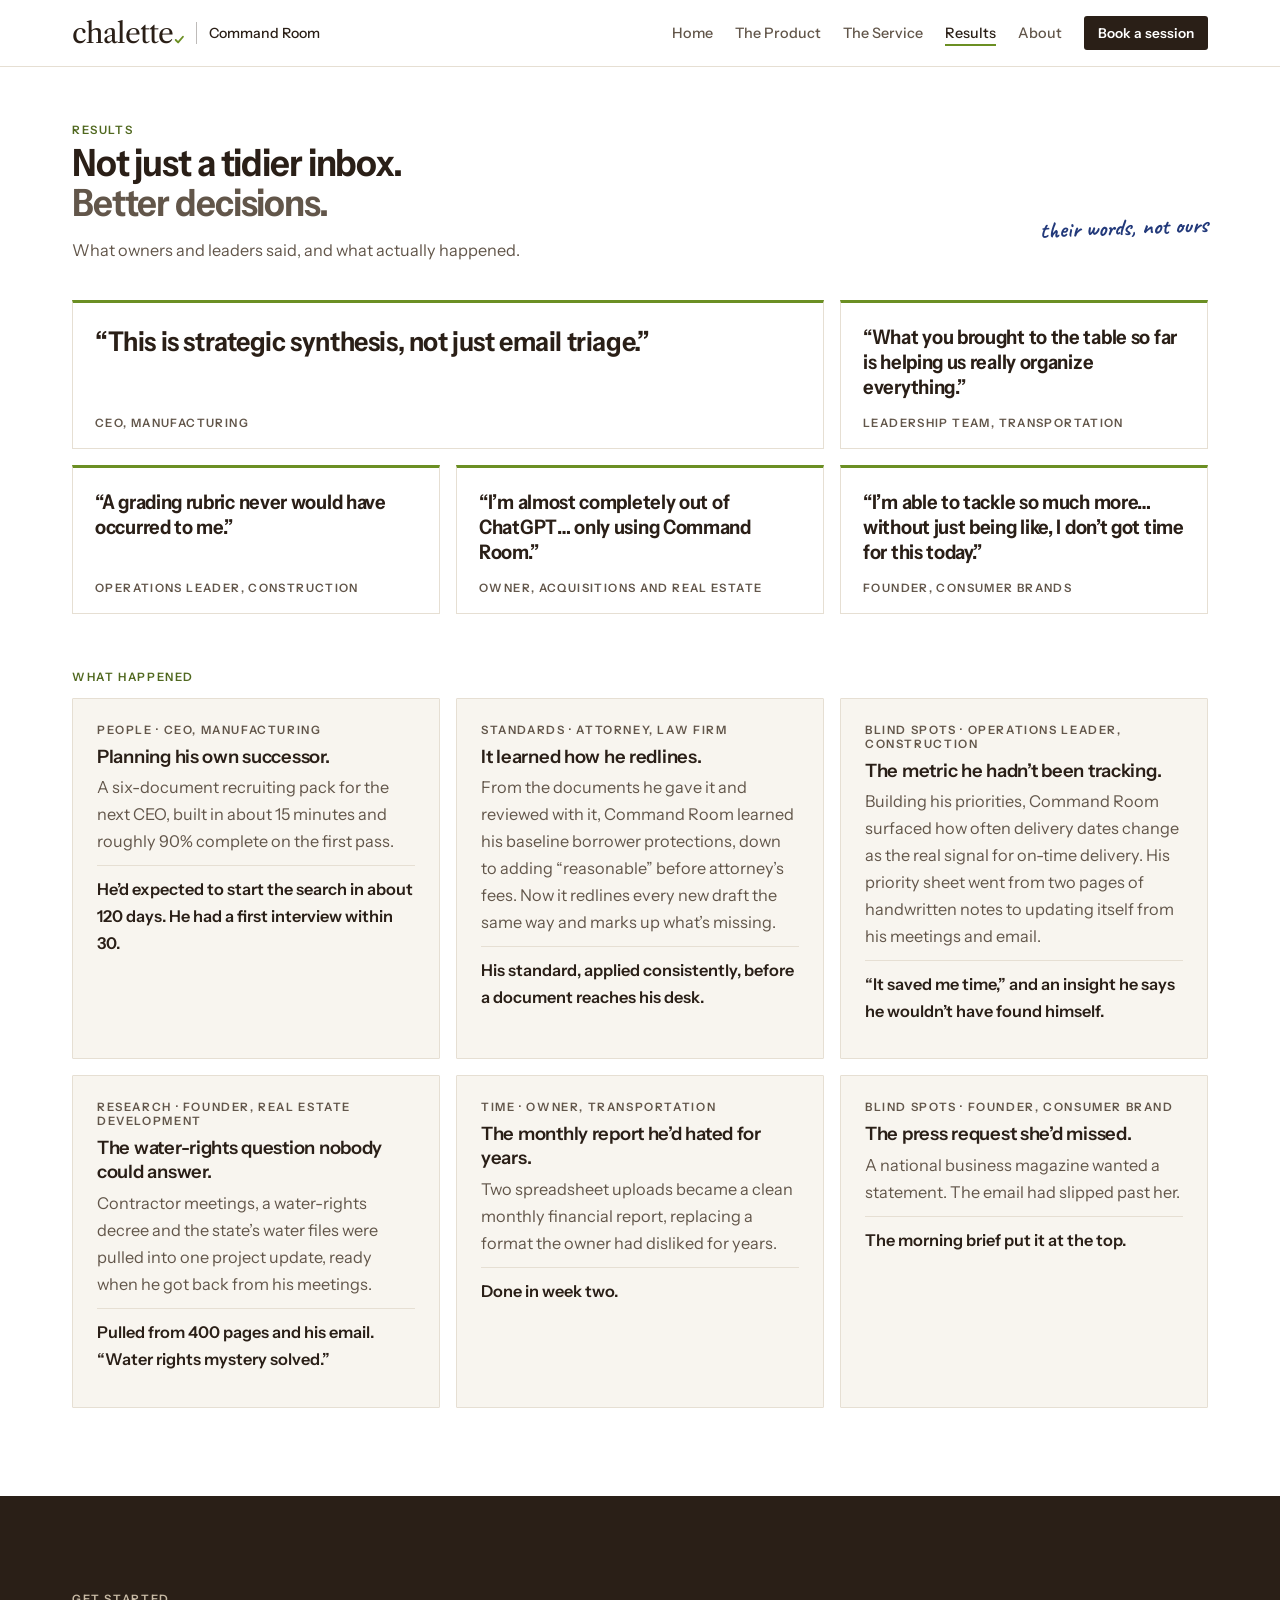
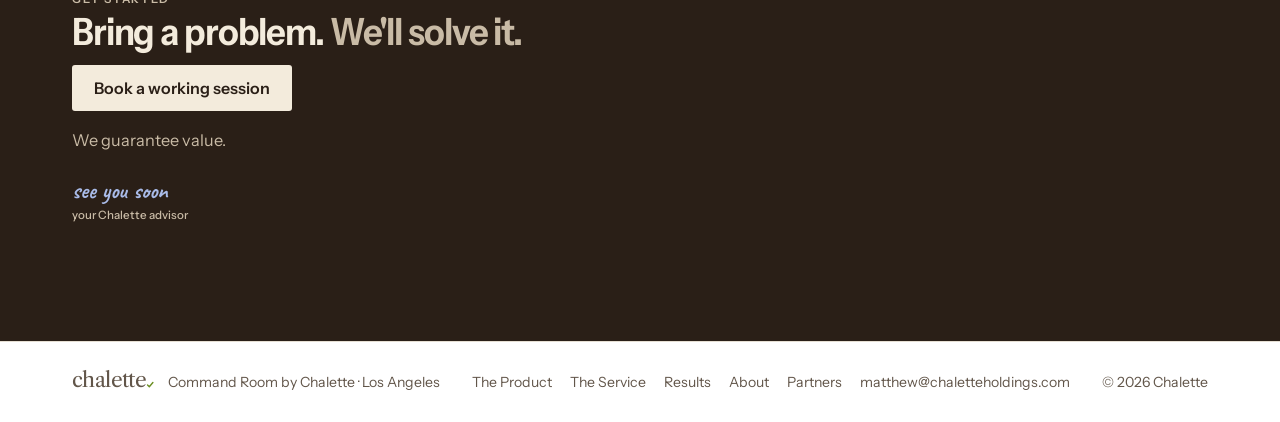
<file: results.html>
<!doctype html>
<html lang="en" data-pen="blue"><head><meta charset="utf-8"><meta name="viewport" content="width=device-width, initial-scale=1">
<title>Results · Chalette</title>
<meta name="description" content="What owners and leaders said about Command Room, in their own words, and what actually changed in their first weeks.">
<meta property="og:type" content="website"><meta property="og:site_name" content="Chalette">
<meta property="og:title" content="Results · Chalette">
<meta property="og:description" content="What owners and leaders said about Command Room, in their own words, and what actually changed in their first weeks.">
<meta property="og:image" content="https://chaletteholdings.com/share.png"><meta property="og:url" content="https://chaletteholdings.com/results"><link rel="canonical" href="https://chaletteholdings.com/results"><meta name="twitter:card" content="summary_large_image">
<meta name="theme-color" content="#2a1f17">
<link rel="icon" href="data:image/svg+xml,%3Csvg xmlns='http://www.w3.org/2000/svg' viewBox='0 0 64 64'%3E%3Crect width='64' height='64' rx='12' fill='%232a1f17'/%3E%3Ctext x='11' y='47' font-family='Georgia,serif' font-size='46' fill='%23f3ebdc'%3Ec%3C/text%3E%3Cpath d='M38 41l6 7 12-18' fill='none' stroke='%23a9b67c' stroke-width='5.5' stroke-linecap='round' stroke-linejoin='round'/%3E%3C/svg%3E">
<link rel="stylesheet" href="https://fonts.googleapis.com/css2?family=Libre+Caslon+Text:wght@400;700&family=Instrument+Sans:wdth,wght@75..100,400..700&family=Caveat:wght@700&display=swap">
<style>
/* Chalette homepage, built from the design system: white page, brown ink, olive for Command Room's marks,
   a pen colour for people's notes (copper, burnt orange or blue: switch at the top). Flat sheets, hairline edges. */
:root{--white:#ffffff;--paper:#ffffff;--sheet:#f8f5ef;--rule:#e6dfd3;--ink:#2a1f17;--soft:#62564a;--olive:#50681f;--mark:#6b8f23;--olived:#a9b67c;
 --stage:#2a1f17;--stage-ink:#f3ebdc;--stage-soft:#c9bba6;
 --pen:#22397a;--pend:#a9bbe8;
 --logo:"Libre Caslon Text",Georgia,serif;--sans:"Instrument Sans","Segoe UI",system-ui,sans-serif;--hand:Caveat,"Segoe Print",cursive;color-scheme:light}
:root[data-pen="burnt"]{--pen:#ae521d;--pend:#eeac74}
:root[data-pen="copper"]{--pen:#a54b1c;--pend:#eba878}
*{box-sizing:border-box}
html{scroll-behavior:smooth}
body{margin:0;background:var(--white);color:var(--ink);font:16.3px/1.65 var(--sans)}
.w{max-width:1200px;margin:0 auto;padding-inline:32px}
a{color:inherit}
.wm{font-family:var(--logo);font-weight:400;letter-spacing:-.03em;line-height:1;display:inline-flex;align-items:baseline;white-space:nowrap;color:inherit;text-decoration:none}
.wm svg{width:.31em;height:.26em;margin-left:.06em;overflow:visible;flex:none}.wm path{fill:none;stroke:var(--tk,var(--mark));stroke-width:2.6;stroke-linecap:round;stroke-linejoin:round}
.lab{font:600 .72rem var(--sans);letter-spacing:.14em;text-transform:uppercase;color:var(--olive)}
.sheet .lab{color:var(--soft)}
.hand{font:700 1.45rem/1.1 var(--hand);color:var(--pen)}
.hand small{display:block;font:500 .72rem var(--sans);color:var(--soft);margin-top:4px}
.ledger{border-bottom:3px double var(--mark);padding-bottom:1px}
.btn{display:inline-block;font:600 1rem var(--sans);padding:13px 22px;border-radius:3px;background:var(--ink);color:var(--white);text-decoration:none;border:0}
.lnk{font:600 1rem var(--sans);text-decoration:none;border-bottom:2px solid var(--mark);padding:4px 1px}
.btn:focus-visible,.lnk:focus-visible,.sw button:focus-visible,summary:focus-visible{outline:2px solid var(--olive);outline-offset:2px}

/* version switch (review only) */
.sw{background:var(--ink);color:var(--stage-ink);font:500 .85rem var(--sans)}
.sw .w{display:flex;flex-wrap:wrap;align-items:center;gap:10px 16px;padding-block:9px}
.sw button{font:600 .82rem var(--sans);background:transparent;color:var(--stage-ink);border:1px solid rgba(243,235,220,.4);padding:6px 12px;border-radius:2px;cursor:pointer;display:inline-flex;align-items:center;gap:8px}
.sw button i{width:12px;height:12px;display:inline-block}
.sw button[aria-pressed="true"]{background:var(--stage-ink);color:var(--ink)}
.sw span.n{color:var(--stage-soft)}

/* header */
header.top{border-bottom:1px solid var(--rule)}
header.top .w{display:flex;justify-content:space-between;align-items:center;gap:20px;padding-block:16px}
.lk{display:flex;align-items:center;gap:12px}.lk .bar{width:1px;height:22px;background:var(--ink);opacity:.3}.lk .s{font:500 .88rem var(--sans)}
header nav{display:flex;align-items:center;gap:22px;font:500 .9rem var(--sans);color:var(--soft)}
header nav a{text-decoration:none}
header nav .btn{font-size:.85rem;padding:9px 14px;color:var(--white)}

/* type */
h1{font:650 3.3rem/1.03 var(--sans);font-stretch:92%;letter-spacing:-.035em;margin:52px 0 14px;max-width:22ch;text-wrap:balance}
h1 em,h2 em{font-style:normal;color:var(--soft)}
h2{font:650 2.35rem/1.06 var(--sans);font-stretch:92%;letter-spacing:-.03em;margin:6px 0 14px;max-width:22ch;text-wrap:balance}
h3{font:600 1.15rem/1.3 var(--sans);letter-spacing:-.015em;margin:0 0 6px}
.sub{color:var(--soft);font-size:1.12rem;max-width:58ch;margin:0 0 28px}
.intro{color:var(--soft);max-width:62ch;margin:0}
section.s{padding-block:88px;border-top:1px solid var(--rule)}
.shead{display:grid;grid-template-columns:1fr auto;gap:24px;align-items:end;margin-bottom:36px}
.shead .hand{text-align:right;max-width:20ch;transform:rotate(-2deg)}

/* hero extras */
.cta{display:flex;flex-wrap:wrap;align-items:center;gap:14px 24px;margin:24px 0 0}
.cta .g{color:var(--soft);font-size:.95rem;display:flex;align-items:center;gap:8px}
.cta .g b{color:var(--mark);font-size:1.05rem}
.hero-note{display:flex;justify-content:flex-end;margin:-6px 0 0}

/* sheets */
.sheet{background:var(--sheet);border:1px solid var(--rule);border-radius:1px;padding:24px}
.cols3{display:grid;grid-template-columns:repeat(3,1fr);gap:16px}
.cols2{display:grid;grid-template-columns:1fr 1fr;gap:16px}
ul.dash{list-style:none;margin:12px 0 0;padding:0;display:grid;gap:8px}
ul.dash li{padding-left:20px;position:relative}
ul.dash li::before{content:"";position:absolute;left:0;top:.8em;width:10px;height:1px;background:var(--soft)}
ul.ticks{list-style:none;margin:12px 0 0;padding:0;display:grid;gap:8px}
ul.ticks li{padding-left:22px;position:relative}
ul.ticks li::before{content:"\2713";position:absolute;left:0;top:0;color:var(--mark);font-weight:700}
.route.us{background:var(--white);border:1px solid var(--ink)}
.route .who{font:600 .72rem var(--sans);letter-spacing:.14em;text-transform:uppercase;color:var(--soft);margin-bottom:4px}
.route.us .who{color:var(--olive)}
.three{display:grid;grid-template-columns:repeat(3,1fr);gap:28px;margin-top:40px;border-top:1px solid var(--rule);padding-top:28px}
.three p{margin:0;color:var(--soft)}

/* comparison checklist */
.cmpwrap{overflow-x:auto;border:1px solid var(--rule);background:var(--white)}
.cmp{width:100%;min-width:640px;border-collapse:collapse;font-size:.95rem}
.cmp th,.cmp td{padding:13px 16px;border-bottom:1px solid var(--rule);text-align:left;vertical-align:middle}
.cmp thead th{font:600 1rem/1.25 var(--sans);letter-spacing:-.01em;background:var(--sheet);vertical-align:bottom;width:20%}
.cmp thead th:first-child{width:40%}
.cmp thead th small{display:block;font:500 .72rem var(--sans);letter-spacing:.1em;text-transform:uppercase;color:var(--soft);margin-top:4px}
.cmp tbody th{font-weight:500;color:var(--ink)}
.cmp tbody tr:last-child th,.cmp tbody tr:last-child td{border-bottom:0}
.cmp td b{display:inline-block;width:1.3em;font-size:1.05rem}
.cmp td span{font-size:.88rem}
.cmp td.y{color:var(--ink)}.cmp td.y b{color:var(--mark)}
.cmp td.m,.cmp td.x,.cmp td.x b{color:var(--soft)}
.cmp .us{background:var(--sheet);border-left:2px solid var(--ink);border-right:2px solid var(--ink)}
.cmp thead th.us{background:var(--ink);color:var(--white);border-color:var(--ink)}
.cmp thead th.us small{color:var(--stage-soft)}
.cmp td.us span{font-weight:600}
.cmp tbody tr:last-child td.us{border-bottom:2px solid var(--ink)}
.sr{position:absolute;width:1px;height:1px;overflow:hidden;clip:rect(0 0 0 0)}
.cmpwrap:focus-visible{outline:2px solid var(--olive);outline-offset:2px}
.cmp .rowsub{display:block;font-size:.82rem;color:var(--soft);font-weight:400;margin-top:2px}
.cmpnote{margin:10px 0 0;font-size:.82rem;color:var(--soft)}

/* product / service tabs */
.tabs{display:grid;grid-template-columns:1fr 1fr;border-bottom:1px solid var(--rule);margin:28px 0 0}
.tabs button{font:650 1.35rem/1.15 var(--sans);font-stretch:92%;letter-spacing:-.02em;text-align:left;background:transparent;border:0;border-bottom:3px solid transparent;margin-bottom:-1px;padding:16px 4px 14px;color:var(--soft);cursor:pointer}
.tabs button small{display:block;font:600 .72rem var(--sans);font-stretch:100%;letter-spacing:.14em;text-transform:uppercase;margin-top:4px;color:var(--soft)}
.tabs button[aria-selected="true"]{color:var(--ink);border-bottom-color:var(--ink)}
.tabs button[aria-selected="true"] small{color:var(--olive)}
.tabs button:hover{color:var(--ink)}
.tabs button:focus-visible,.panel:focus-visible{outline:2px solid var(--olive);outline-offset:2px}
.panel{padding-top:44px}
.panel .split{height:1px;background:var(--rule);margin:72px 0}

/* the product page: a ladder from assistant to strategic advisor */
.ladder{border-bottom:1px solid var(--rule)}
.rung{display:grid;grid-template-columns:1fr 1.05fr;gap:44px;padding:44px 0;border-top:1px solid var(--rule);align-items:start}
.rung .step{font:600 .72rem var(--sans);letter-spacing:.14em;text-transform:uppercase;color:var(--olive)}
.rung h3{font:650 1.7rem/1.12 var(--sans);font-stretch:92%;letter-spacing:-.025em;margin:6px 0 10px}
.rung .rt p{color:var(--soft);margin:0;max-width:46ch}
.rung .rt ul.ticks{margin-top:14px}
.rung .next{margin-top:18px!important;color:var(--ink)!important}
.rung .next .lnk{margin-left:6px;font-size:.95rem}
.doc td.grp{font:600 .66rem var(--sans);letter-spacing:.14em;text-transform:uppercase;color:var(--olive);padding-top:10px}
.doc td:first-child{color:var(--soft)}
.doc td b{color:var(--ink)}
@media (max-width:900px){.rung{grid-template-columns:1fr;gap:18px;padding:32px 0}.rung h3{font-size:1.45rem}}

/* the service page: how it works, and what the advisor does */
.svc{display:grid;grid-template-columns:1.35fr 1fr;gap:44px;align-items:start}
.svc-side{display:grid;gap:16px;position:sticky;top:24px}
ol.flow{list-style:none;margin:14px 0 0;padding:0;counter-reset:fl}
ol.flow li{position:relative;padding:0 0 26px 34px;border-left:1px solid var(--rule);margin-left:9px}
ol.flow li:last-child{border-left-color:transparent;padding-bottom:0}
ol.flow li::before{counter-increment:fl;content:counter(fl);position:absolute;left:-11px;top:0;width:21px;height:21px;border-radius:50%;background:var(--white);border:1.5px solid var(--mark);color:var(--olive);font:600 .72rem/19px var(--sans);text-align:center}
ol.flow .when{font:600 .7rem var(--sans);letter-spacing:.14em;text-transform:uppercase;color:var(--olive)}
ol.flow h3{margin:2px 0 4px;font:650 1.3rem/1.2 var(--sans);font-stretch:92%;letter-spacing:-.02em}
ol.flow p{margin:0;color:var(--soft);max-width:54ch}
.svc-side .adv .lead{margin:10px 0 4px;font:650 1.2rem/1.3 var(--sans);font-stretch:92%;letter-spacing:-.015em;color:var(--ink)}
.svc-side .adv ul.ticks{margin-top:10px}
.svc-side .keep{margin:14px 0 0;padding-top:12px;border-top:1px solid var(--rule);color:var(--soft)}
.svc-side .keep b{color:var(--ink)}
.pkg{background:var(--stage);color:var(--stage-ink);padding:24px 26px;display:grid;gap:12px}
.pkg p{margin:0}
.pkg .big{font:650 1.45rem/1.15 var(--sans);font-stretch:92%;letter-spacing:-.025em}
.pkg .gt{display:flex;gap:10px;color:var(--stage-ink);font-weight:600}.pkg .gt b{color:var(--olived)}
.pkg .hand{color:var(--pend)}
.pkg .why{color:var(--stage-soft);border-top:1px solid rgba(255,255,255,.14);padding-top:12px}
@media (max-width:900px){.svc{grid-template-columns:1fr}.svc-side{position:static}}

/* results: quotes and stories */
.quotes{display:grid;grid-template-columns:repeat(3,1fr);gap:16px}
.quotes .q:first-child{grid-column:span 2}.quotes .q:first-child blockquote{font-size:1.7rem}
.q{margin:0;background:var(--white);border:1px solid var(--rule);border-top:3px solid var(--mark);padding:22px 22px 18px;display:flex;flex-direction:column;justify-content:space-between;gap:16px}
.q blockquote{margin:0;font:650 1.25rem/1.25 var(--sans);font-stretch:92%;letter-spacing:-.015em;color:var(--ink)}
.q figcaption{font:600 .72rem var(--sans);letter-spacing:.12em;text-transform:uppercase;color:var(--soft)}
.story .res{color:var(--ink)!important;font-weight:600;border-top:1px solid var(--rule);padding-top:10px}
@media (max-width:900px){.quotes{grid-template-columns:1fr}.quotes .q:first-child{grid-column:auto}.quotes .q:first-child blockquote{font-size:1.25rem}}

/* asks and documents */
.asks{display:grid;grid-template-columns:repeat(2,1fr);gap:16px}
.ask{display:grid;gap:10px;align-content:start}
.ask .q{font:650 1.25rem/1.2 var(--sans);font-stretch:92%;letter-spacing:-.02em}
.ask .q::before{content:"You ask: ";font:600 .72rem var(--sans);letter-spacing:.14em;text-transform:uppercase;color:var(--soft);display:block;font-stretch:100%;margin-bottom:2px}
.doc{background:var(--white);border:1px solid var(--rule);padding:16px 18px;font-size:.92rem;line-height:1.55}
.doc .meta{font:600 .66rem var(--sans);letter-spacing:.14em;text-transform:uppercase;color:var(--soft);margin-bottom:4px}
.doc h4{margin:0 0 6px;font:600 1rem/1.3 var(--sans)}
.doc ol,.doc ul{margin:0;padding-left:18px}
.doc .tk{color:var(--olive);font-weight:600;margin-top:8px}
.doc .memo{display:grid;grid-template-columns:auto 1fr;gap:1px 12px;font-size:.8rem;color:var(--soft);border-bottom:1px solid var(--ink);padding-bottom:6px;margin-bottom:8px}
.doc .memo b{color:var(--ink);font-weight:600}
.doc .voice{border-left:2px solid var(--ink);padding-left:10px}
.doc table{width:100%;border-collapse:collapse;font-variant-numeric:tabular-nums}
.doc td{padding:3px 0;border-bottom:1px solid var(--rule)}.doc td.num{text-align:right}

/* sessions */
.steps{display:grid;grid-template-columns:repeat(3,1fr);gap:16px;counter-reset:st}
.steps .sheet .lab{display:block;margin-bottom:6px}
.steps p{margin:0;color:var(--soft)}
.promise{margin-top:24px;display:grid;grid-template-columns:1.3fr 1fr;gap:16px;align-items:stretch}
.promise .big{font:650 1.9rem/1.1 var(--sans);font-stretch:92%;letter-spacing:-.03em;margin:0}
.promise .dark{background:var(--stage);color:var(--stage-ink);padding:28px;display:flex;flex-direction:column;justify-content:space-between;gap:16px}
.promise .dark p{margin:0;color:var(--stage-soft)}
.promise .dark .gt{color:var(--stage-ink);font:600 1.05rem var(--sans);display:flex;gap:10px}
.promise .dark .gt b{color:var(--olived)}
.promise .dark .hand{color:var(--pend)}

/* stories */
.stories{display:grid;grid-template-columns:repeat(3,1fr);gap:16px}
.story .lab{display:block;margin-bottom:8px}
.story p{margin:0 0 10px;color:var(--soft)}
.story .flag{font:600 .7rem var(--sans);letter-spacing:.08em;text-transform:uppercase;color:var(--ink);border:1px dashed var(--soft);padding:3px 7px;display:inline-block}

/* questions */
.faq{max-width:820px}
details{border-top:1px solid var(--rule);padding:18px 0}
details:last-child{border-bottom:1px solid var(--rule)}
summary{cursor:pointer;font:600 1.1rem/1.35 var(--sans);letter-spacing:-.01em;list-style:none;display:flex;justify-content:space-between;gap:16px}
summary::-webkit-details-marker{display:none}
summary::after{content:"+";color:var(--mark);font-weight:600}
details[open] summary::after{content:"\2212"}
details p{margin:10px 0 0;color:var(--soft);max-width:66ch}


/* hero proof and film */
.hq{margin:30px 0 0;display:flex;flex-wrap:wrap;align-items:baseline;gap:6px 18px;padding-top:18px;border-top:1px solid var(--rule)}
.hq blockquote{margin:0;font:600 1.25rem/1.3 var(--sans);letter-spacing:-.01em}
.hq figcaption{font:600 .72rem var(--sans);letter-spacing:.14em;text-transform:uppercase;color:var(--soft)}
.hq a{margin-left:auto}

/* prices in the getting-started box */
.pkg .price{display:flex;flex-wrap:wrap;align-items:baseline;gap:4px 12px;color:var(--stage-ink)}
.pkg .price b{font:650 2rem/1 var(--sans);font-stretch:92%;letter-spacing:-.03em}
.pkg .price span{color:var(--stage-soft)}
.pkg .after{color:var(--stage-soft);font-size:.95rem}
.pkg .gt span small{display:block;font-weight:400;color:var(--stage-soft);margin-top:4px}

/* what stays yours */
.trust{margin-top:72px;display:grid;grid-template-columns:1fr 1.35fr;gap:44px;align-items:start;border-top:1px solid var(--rule);padding-top:56px}
.trust h2{margin-top:6px}
.trust .sheet{padding:8px 26px}
.trust .lr{display:grid;grid-template-columns:26px 1fr;gap:10px;padding:14px 0;border-top:1px solid var(--rule)}
.trust .lr:first-child{border-top:0}
.trust .lr b{color:var(--mark)}
.trust .lr span small{display:block;color:var(--soft);font-size:.92rem;margin-top:2px}

/* about and partners */
.founder{display:grid;grid-template-columns:1fr 1.2fr;gap:44px;align-items:start;margin-top:8px}
.founder blockquote{margin:0;font:650 1.6rem/1.25 var(--sans);font-stretch:92%;letter-spacing:-.02em}
.founder .who{margin-top:14px;font:600 .72rem var(--sans);letter-spacing:.14em;text-transform:uppercase;color:var(--soft)}
.team{list-style:none;margin:10px 0 0;padding:0}
.team li{display:grid;grid-template-columns:1fr auto;gap:12px;padding:12px 0;border-top:1px solid var(--rule)}
.team li span{color:var(--soft)}
.facts{margin-top:44px}
.partner-cta{margin-top:36px;display:flex;flex-wrap:wrap;align-items:center;gap:14px 24px}

/* the product page: how it differs from a chat assistant */
.memory{margin-top:72px;border-top:1px solid var(--rule);padding-top:56px}
.mem-grid{display:grid;grid-template-columns:1.45fr 1fr;gap:32px;align-items:start}
.vs{border:1px solid var(--rule);background:var(--white)}
.vs-head,.vs-row{display:grid;grid-template-columns:24% 34% 42%}
.vs-head span{padding:12px 14px;font:600 .72rem var(--sans);letter-spacing:.12em;text-transform:uppercase;color:var(--soft);background:var(--sheet)}
.vs-head span.cr{background:var(--ink);color:var(--white)}
.vs-row{border-top:1px solid var(--rule)}
.vs-row>*{padding:12px 14px}
.vs-row b{font-weight:600}
.vs-row .ch{color:var(--soft)}
.vs-row .cr{background:var(--sheet);border-left:2px solid var(--ink)}
.record{position:sticky;top:24px}
.record .sub2{margin:0 0 6px;color:var(--soft)}
.record td{padding:5px 10px 5px 0;vertical-align:top}
.record .src{display:block;font-size:.8rem;color:var(--olive)}
@media (max-width:900px){
 .mem-grid{grid-template-columns:1fr}
 .record{position:static}
 .vs-head{display:none}
 .vs-row{grid-template-columns:1fr}
 .vs-row>*{padding:8px 14px}
 .vs-row b{padding-top:14px}
 .vs-row .ch::before,.vs-row .cr::before{content:attr(data-k);display:block;font:600 .66rem var(--sans);letter-spacing:.12em;text-transform:uppercase;color:var(--soft);margin-bottom:2px}
 .vs-row .cr{border-left:0;border-top:1px solid var(--rule)}
}

/* home: what an AI strategy is */
.strat .sheet{display:flex;flex-direction:column;gap:6px}
.strat .n{display:inline-grid;place-items:center;width:24px;height:24px;border-radius:50%;border:1.5px solid var(--mark);color:var(--olive);font:600 .75rem/1 var(--sans)}
.strat h3{margin:6px 0 0;font:650 1.2rem/1.25 var(--sans);font-stretch:92%;letter-spacing:-.015em}
.strat p{margin:0;color:var(--soft)}
.strat-end{margin:28px 0 0;font:650 1.35rem/1.3 var(--sans);font-stretch:92%;letter-spacing:-.015em;max-width:40ch}

/* security page, and the line that points there from The Service */
.sec-grid{display:grid;grid-template-columns:1.1fr 1fr;gap:44px;align-items:start}
.trust-sheet{padding:8px 26px}
.trust-sheet .lr{display:grid;grid-template-columns:26px 1fr;gap:10px;padding:14px 0;border-top:1px solid var(--rule)}
.trust-sheet .lr:first-child{border-top:0}
.trust-sheet .lr b{color:var(--mark)}
.trust-sheet .lr span small{display:block;color:var(--soft);font-size:.92rem;margin-top:2px}
.sec-grid .faq{max-width:none}
.secline{margin:56px 0 0;padding-top:24px;border-top:1px solid var(--rule);display:flex;flex-wrap:wrap;align-items:baseline;gap:8px 16px}
.secline b{color:var(--mark)}
.founder .story{margin:18px 0 0;color:var(--soft);max-width:46ch}
.principles{gap:12px}.principles li{font-size:1.02rem}
@media (max-width:900px){.sec-grid{grid-template-columns:1fr;gap:28px}}

/* footer */
footer{border-top:1px solid var(--rule)}
footer .w{display:grid;grid-template-columns:auto 1fr auto;gap:12px 32px;align-items:center}
footer .f1{display:flex;align-items:baseline;gap:14px;flex-wrap:wrap}
footer nav{display:flex;flex-wrap:wrap;gap:6px 18px;justify-content:center}
footer nav a{text-decoration:none}
footer nav a:hover{text-decoration:underline;text-decoration-color:var(--mark)}
@media (max-width:900px){.trust,.founder{grid-template-columns:1fr;gap:24px}footer .w{grid-template-columns:1fr}footer nav{justify-content:flex-start}.hq a{margin-left:0}}

/* the comparison on a phone: symbols only, short column names */
@media (max-width:640px){
 .cmp{min-width:0;font-size:.85rem}
 .cmp th,.cmp td{padding:10px 6px}
 .cmp thead th:first-child{width:46%}
 .cmp thead th[data-short]{font-size:0;width:18%;text-align:center}
 .cmp thead th[data-short]::before{content:attr(data-short);font:600 .78rem/1.2 var(--sans)}
 .cmp thead th[data-short] small{display:none}
 .cmp td{text-align:center}
 .cmp td span{display:none}
 .cmp td b{width:auto}
}

/* closing */
.closing{background:var(--stage);color:var(--stage-ink);padding-block:96px}
.closing h2{color:var(--stage-ink);max-width:20ch}
.closing h2 em{color:var(--stage-soft)}
.closing .btn{background:var(--stage-ink);color:var(--ink)}
.closing .g{color:var(--stage-soft);margin-top:16px}
.closing .hand{color:var(--pend);margin-top:24px}
footer{padding-block:28px;font-size:.88rem;color:var(--soft)}
footer .w{display:flex;flex-wrap:wrap;justify-content:space-between;gap:12px;align-items:center}
.proto{font-size:.8rem;color:var(--soft)}

/* --- hero animation (from hero v6) --- */
.stage{position:relative;height:540px;border-radius:2px;overflow:hidden;background:var(--stage);color:var(--stage-ink)}
.stage *{box-sizing:border-box}
.stage.still *{transition:none!important}
/* caption, always top left */
.stage .hcap{position:absolute;left:5%;top:10%;width:34%;transition:opacity .7s ease}
.stage .hcap.swap{opacity:0}
.stage .hcap .k{display:none}
.stage .hcap h2{margin:6px 0 0;font:650 1.95rem/1.1 var(--sans);text-wrap:balance;font-stretch:92%;letter-spacing:-.03em;color:var(--stage-ink)}
.stage .hcap p{margin:12px 0 0;color:var(--stage-soft);font-size:1rem;line-height:1.5;max-width:32ch}
.stage .prog{position:absolute;left:5%;bottom:6%;display:flex;align-items:center;gap:2px;z-index:3;touch-action:none;user-select:none}
.stage .prog button{appearance:none;background:none;border:0;margin:0;cursor:pointer;color:var(--stage-soft);font:600 .95rem/1 var(--sans)}
.stage .prog .seg{padding:14px 3px}
.stage .prog .nav{padding:8px 9px;min-width:34px}
.stage .prog .nav:hover,.stage .prog .nav:focus-visible{color:var(--stage-ink)}
.stage .prog button:focus-visible{outline:2px solid var(--olived);outline-offset:2px}
.stage .prog .seg:hover i{background:rgba(243,235,220,.45)}
.stage .prog i{display:block;width:34px;height:3px;background:rgba(243,235,220,.22);position:relative;overflow:hidden}
.stage .prog i::after{content:"";position:absolute;inset:0;background:var(--stage-ink);transform:scaleX(0);transform-origin:left}
.stage .prog i.on::after{transform:scaleX(1);transition:transform var(--d,4s) linear}
.stage .prog i.past::after{transform:scaleX(1)}
.stage.paused .prog i.on::after{transform:scaleX(1);transition:none}
/* scenes share the right side; only the current one shows, with a slow fade */
.stage .sc{position:absolute;left:43%;right:4%;top:8%;bottom:9%;opacity:0;visibility:hidden;transition:opacity 1.1s ease,visibility 0s linear 1.1s}
.stage[data-s="1"] .sc1,.stage[data-s="2"] .sc2,.stage[data-s="3"] .sc3,.stage[data-s="4"] .sc4,.stage[data-s="5"] .scw,.stage[data-s="6"] .sc5{opacity:1;visibility:visible;transition:opacity 1.1s ease .9s,visibility 0s}
.stage .lab{font:600 .64rem var(--sans);letter-spacing:.14em;text-transform:uppercase;color:var(--stage-soft)}
.stage .card{position:absolute;width:31%;background:var(--sheet);color:var(--ink);border:1px solid var(--rule);border-radius:1px;padding:7px 9px;font-size:.74rem;line-height:1.3;box-shadow:0 1px 0 rgba(0,0,0,.35)}
.stage .card b{display:block;font-weight:600;font-size:.78rem;white-space:nowrap;overflow:hidden;text-overflow:ellipsis}
.stage .card span{color:var(--soft);white-space:nowrap;overflow:hidden;text-overflow:ellipsis;display:block}
.stage .card i{font-style:normal}

/* 1 · order to the chaos: cards scattered, then sorted into three columns */
.stage .sc1 .card{left:var(--cx);top:var(--cy);transform:rotate(var(--cr));opacity:0;transition:opacity .6s ease,left 1.5s cubic-bezier(.3,.7,.2,1),top 1.5s cubic-bezier(.3,.7,.2,1),transform 1.5s cubic-bezier(.3,.7,.2,1)}
.stage[data-s="1"] .sc1 .card{opacity:1;transition-delay:calc(var(--i)*.18s + 1s),0s,0s,0s}
.stage[data-s="1"][data-o="1"] .sc1 .card{left:var(--ox);top:var(--oy);transform:none;transition-delay:0s,calc(var(--i)*.07s),calc(var(--i)*.07s),calc(var(--i)*.07s)}
.stage .sc1 .col{position:absolute;top:2%;width:31%;font:600 .7rem var(--sans);letter-spacing:.12em;text-transform:uppercase;border-bottom:1px solid var(--stage-rule);padding-bottom:6px;opacity:0;transition:opacity .8s ease}
.stage .sc1 .col.c1{left:0;color:var(--olived)}.stage .sc1 .col.c2{left:34.5%;color:var(--stage-ink)}.stage .sc1 .col.c3{left:69%;color:var(--stage-soft)}
.stage[data-s="1"][data-o="1"] .sc1 .col{opacity:1;transition-delay:1.2s}
.stage[data-s="1"][data-o="1"] .sc1 .card.h b::before{content:"\2713  ";color:var(--mark)}

/* 2 · it handles your day: a Monday, ticked off one item at a time */
.stage .sc2 .day{position:absolute;left:2%;right:2%;top:50%;transform:translateY(-50%);background:var(--sheet);color:var(--ink);border:1px solid var(--rule);border-radius:1px;padding:18px 22px}
.stage .sc2 .day .lab{color:var(--soft)}
.stage .sc2 .day h3{margin:2px 0 10px;font:600 1.15rem var(--sans)}
.stage .sc2 .row{display:grid;grid-template-columns:3.6em 1fr auto;gap:12px;align-items:center;padding:9px 0;border-top:1px solid var(--rule);font-size:.92rem;opacity:0;transform:translateY(6px);transition:opacity .7s ease,transform .7s ease}
.stage .sc2 .row time{font-variant-numeric:tabular-nums;color:var(--soft);font-size:.82rem}
.stage .sc2 .row .ok{color:var(--mark);font-weight:700;opacity:0;transition:opacity .5s ease}
.stage[data-s="2"] .sc2 .row{opacity:1;transform:none;transition-delay:calc(var(--i)*1.05s + 1.2s)}
.stage[data-s="2"] .sc2 .row .ok{opacity:1;transition-delay:calc(var(--i)*1.05s + 1.75s)}

/* 3 · it learns your business: the map connects, then real facts appear */
.stage .sc3 svg{position:absolute;inset:0;width:100%;height:100%;overflow:visible}
.stage .sc3 line{stroke:rgba(243,235,220,.4);stroke-width:1;vector-effect:non-scaling-stroke;stroke-dasharray:var(--len,2000px);stroke-dashoffset:var(--len,2000px);transition:stroke-dashoffset 1.2s ease}
.stage[data-s="3"] .sc3 line{stroke-dashoffset:0;transition-delay:calc(var(--i)*.25s + 1.6s)}
.stage .sc3 .node{position:absolute;transform:translate(-50%,-50%);padding:7px 13px;border:1px solid rgba(243,235,220,.5);border-radius:1px;background:var(--stage);font:600 .82rem var(--sans);color:var(--stage-ink);white-space:nowrap;opacity:0;transition:opacity .7s ease}
.stage .sc3 .node.you{background:var(--stage-ink);color:var(--ink);border-color:var(--stage-ink)}
.stage[data-s="3"] .sc3 .node{opacity:1;transition-delay:calc(var(--i)*.25s + 1.1s)}
.stage .sc3 .fact{position:absolute;background:var(--sheet);color:var(--ink);border:1px solid var(--rule);border-radius:1px;padding:5px 9px;font-size:.74rem;line-height:1.3;white-space:nowrap;opacity:0;transform:translateY(4px);transition:opacity .7s ease,transform .7s ease}
.stage .sc3 .fact b{font-weight:600}
.stage[data-s="3"] .sc3 .fact{opacity:1;transform:none;transition-delay:calc(var(--i)*1.1s + 3.6s)}

/* 4 · it learns the things only you know: how you like things done, how you decide */
.stage .sc4 .know{position:absolute;left:2%;right:2%;top:50%;transform:translateY(-50%);background:var(--sheet);color:var(--ink);border:1px solid var(--rule);border-radius:1px;padding:18px 22px}
.stage .sc4 .know .lab{color:var(--soft)}
.stage .sc4 .know h3{margin:2px 0 8px;font:600 1.15rem var(--sans)}
.stage .sc4 .grp{font:600 .66rem var(--sans);letter-spacing:.14em;text-transform:uppercase;color:var(--olive);margin:12px 0 2px;opacity:0;transition:opacity .7s ease}
.stage .sc4 .kr{display:grid;grid-template-columns:44% 1fr auto;gap:12px;align-items:baseline;padding:8px 0;border-top:1px solid var(--rule);font-size:.92rem;opacity:0;transform:translateY(6px);transition:opacity .7s ease,transform .7s ease}
.stage .sc4 .kr span:first-child{color:var(--soft)}
.stage .sc4 .kr b{font-weight:600}
.stage .sc4 .kr .ok{color:var(--mark);font-weight:700;opacity:0;transition:opacity .5s ease}
.stage[data-s="4"] .sc4 .grp{opacity:1;transition-delay:calc(var(--i)*1.05s + 1.1s)}
.stage[data-s="4"] .sc4 .kr{opacity:1;transform:none;transition-delay:calc(var(--i)*1.05s + 1.2s)}
.stage[data-s="4"] .sc4 .kr .ok{opacity:1;transition-delay:calc(var(--i)*1.05s + 1.8s)}

/* 4 · one rule written in by hand, live, as you say it in the session */
.stage .sc4 .kr b.live{font:700 1.3rem/1 var(--hand);color:var(--pen);clip-path:inset(0 100% 0 0);transition:clip-path 1.8s cubic-bezier(.45,.1,.4,1)}
.stage[data-s="4"] .sc4 .kr b.live{clip-path:inset(0 0 0 0);transition-delay:5.9s}

/* 5 · the working session, live: the list, then the advisor's pen, then Command Room acting on it */
.stage .scw .ws{position:absolute;left:2%;right:2%;top:50%;transform:translateY(-50%);background:var(--sheet);color:var(--ink);border:1px solid var(--rule);border-radius:1px;padding:18px 22px}
.stage .scw .top{display:flex;justify-content:space-between;align-items:baseline;gap:12px}
.stage .scw .lab{color:var(--soft)}
.stage .scw .live{font:600 .64rem var(--sans);letter-spacing:.14em;text-transform:uppercase;color:var(--olive);white-space:nowrap}
.stage .scw .live::before{content:"";display:inline-block;width:7px;height:7px;border-radius:50%;background:var(--mark);margin-right:6px;vertical-align:1px}
.stage[data-s="5"] .scw .live::before{animation:wsdot 1.6s ease-in-out infinite}
@keyframes wsdot{50%{opacity:.25}}
.stage .scw h3{margin:2px 0 8px;font:600 1.15rem var(--sans)}
.stage .scw .r{position:relative;display:grid;grid-template-columns:1.4em 1fr auto;gap:10px;align-items:center;padding:9px 0;border-top:1px solid var(--rule);font-size:.92rem;opacity:0;transform:translateY(6px);transition:opacity .7s ease,transform .7s ease}
.stage .scw .r small{color:var(--soft);font-size:.8rem}
.stage .scw .r .n{color:var(--soft);font-variant-numeric:tabular-nums}
.stage[data-s="5"] .scw .r{opacity:1;transform:none;transition-delay:calc(var(--i)*.6s + 1.4s)}
.stage .scw .ring{position:absolute;left:calc(1.4em - 12px);top:-3px;width:calc(100% - 8.6em);height:calc(100% + 6px);overflow:visible;pointer-events:none}
.stage .scw .ring path{fill:none;stroke:var(--pen);stroke-width:2;stroke-linecap:round;vector-effect:non-scaling-stroke;stroke-dasharray:var(--len,2000px);stroke-dashoffset:var(--len,2000px);transition:stroke-dashoffset 1.1s cubic-bezier(.45,.1,.4,1)}
.stage[data-s="5"] .scw .ring path{stroke-dashoffset:0;transition-delay:3.7s}
.stage .scw .pen{font:700 1.35rem/1 var(--hand);color:var(--pen);white-space:nowrap;padding:2px 8px 4px 0;clip-path:inset(0 100% 0 0);transition:clip-path 1.3s cubic-bezier(.45,.1,.4,1)}
.stage[data-s="5"] .scw .r .pen{clip-path:inset(0 0 0 0);transition-delay:4.9s}
.stage .scw .pl{margin-top:12px}
.stage .scw .pl .pen{display:inline-block;font-size:1.55rem}
.stage[data-s="5"] .scw .pl .pen{clip-path:inset(0 0 0 0);transition-delay:6.7s;transition-duration:2s}
.stage .scw .pl small{display:block;font:500 .74rem var(--sans);color:var(--soft);margin-top:3px;opacity:0;transition:opacity .6s}
.stage[data-s="5"] .scw .pl small{opacity:1;transition-delay:8.8s}
.stage .scw .cr{margin-top:12px;padding-top:10px;border-top:1px solid var(--rule);font-weight:600;color:var(--olive);font-size:.9rem;opacity:0;transform:translateY(6px);transition:opacity .7s ease,transform .7s ease}
.stage[data-s="5"] .scw .cr{opacity:1;transform:none;transition-delay:9.9s}

/* 6 · that's strategic value: the brief, the decision, the advisor's pen */
.stage .sc5 .brief{position:absolute;left:6%;right:6%;top:50%;transform:translateY(-50%);background:var(--sheet);color:var(--ink);border:1px solid var(--rule);border-radius:1px;padding:22px 26px;font-size:.95rem;line-height:1.55}
.stage .sc5 .brief .lab{color:var(--soft)}
.stage .sc5 .brief h3{margin:3px 0 12px;font:600 1.15rem var(--sans)}
.stage .sc5 ol{margin:0;padding-left:20px;display:grid;gap:8px}
.stage .sc5 .lg{position:relative}
.stage .sc5 .lg::after{content:"";position:absolute;left:0;right:0;bottom:-4px;height:4px;border-top:1.5px solid var(--mark);border-bottom:1.5px solid var(--mark);transform:scaleX(0);transform-origin:left;transition:transform .9s ease}
.stage[data-s="6"] .sc5 .lg::after{transform:scaleX(1);transition-delay:1.8s}
.stage .sc5 .tk{margin-top:14px;font-weight:600;color:var(--olive);opacity:0;transition:opacity .7s ease}
.stage[data-s="6"] .sc5 .tk{opacity:1;transition-delay:2.8s}
.stage .sc5 .note{margin-top:16px;text-align:right}
.stage .sc5 .note b{display:inline-block;font:700 1.7rem/1.05 var(--hand);color:var(--pen);clip-path:inset(0 100% 0 0);transition:clip-path 2.2s cubic-bezier(.45,.1,.4,1)}
.stage .sc5 .note small{display:block;font:500 .74rem var(--sans);color:var(--soft);margin-top:4px;opacity:0;transition:opacity .6s}
.stage[data-s="6"] .sc5 .note b{clip-path:inset(0 0 0 0);transition-delay:3.9s}
.stage[data-s="6"] .sc5 .note small{opacity:1;transition-delay:6s}

/* 7 · the promise */
.stage .hend{position:absolute;inset:0;display:flex;flex-direction:column;align-items:center;justify-content:center;text-align:center;gap:16px;padding:0 10%;opacity:0;visibility:hidden;transition:opacity 1.1s ease,visibility 0s linear 1.1s}
.stage[data-s="7"] .hend{opacity:1;visibility:visible;transition:opacity 1.1s ease .9s,visibility 0s}
.stage[data-s="7"] .hcap{opacity:0}
.stage .hend .big{margin:0;font:650 2.7rem/1.08 var(--sans);font-stretch:92%;letter-spacing:-.035em;color:var(--stage-ink);text-wrap:balance}
.stage .hend .big span{color:var(--stage-soft)}
.stage .hend .g{margin:0;font:500 1.05rem var(--sans);color:var(--stage-ink)}
.stage .hend .g b{color:var(--olived);margin-right:8px}
.stage .hend .adv{margin:-6px 0 0;font:500 1.05rem var(--sans);color:var(--stage-soft)}
.stage .hend .wm{font:400 2rem/1 var(--logo);letter-spacing:-.03em;color:var(--stage-ink)}
.stage .hend .wm::after{content:"\2713";color:var(--olived);font:700 1.35rem var(--sans);margin-left:4px}

@media (max-width:900px){
 .cols3,.stories,.steps,.three{grid-template-columns:1fr}
 .asks,.cols2,.promise{grid-template-columns:1fr}
 header.top .w{flex-wrap:wrap;row-gap:12px}
 header nav{width:100%;flex-wrap:wrap;gap:8px 18px;font-size:.88rem}
 header nav .btn{margin-left:auto}
 h1{font-size:2.5rem}h2{font-size:1.9rem}
 .shead{grid-template-columns:1fr}.shead .hand{text-align:left;transform:none}
}
@media (max-width:640px){
 h1{font-size:2.15rem}
 .stage{height:720px}
 .stage .hcap{left:16px;right:16px;width:auto;top:22px}
 .stage .hcap h2{font-size:1.55rem}.stage .hcap p{font-size:.9rem}
 .stage .sc{left:16px;right:16px;top:210px;bottom:52px}
 .stage .card{width:32%;font-size:.66rem;padding:6px 7px}.stage .card b{font-size:.7rem;white-space:normal;line-height:1.2}.stage .card i{display:none}
 .stage .sc1 .col{font-size:.58rem;letter-spacing:.06em}
 .stage .sc2 .day{left:0;right:0;top:0;transform:none}.stage .sc2 .row{font-size:.82rem;grid-template-columns:3.2em 1fr auto;gap:8px}
 .stage .sc3 .node{font-size:.72rem;padding:5px 8px}.stage .sc3 .fact{font-size:.66rem;white-space:normal;max-width:46%}
 .stage .sc4 .know{left:0;right:0;top:0;transform:none;padding:14px 14px}.stage .sc4 .kr{grid-template-columns:1fr auto;gap:2px 8px;font-size:.84rem}.stage .sc4 .kr span:first-child{grid-column:1/-1;font-size:.76rem}
 .stage .scw .ws{left:0;right:0;top:0;transform:none;padding:14px 14px}.stage .scw .r{font-size:.82rem;gap:6px}.stage .scw .r small{display:none}.stage .scw .pen{font-size:1.15rem}.stage .scw .pl .pen{font-size:1.08rem}.stage .scw .cr{font-size:.8rem}
 .stage .sc5 .brief{left:0;right:0;top:0;transform:none;padding:16px 16px;font-size:.86rem}.stage .sc5 .note b{font-size:1.4rem}
 .stage .prog{left:10px;bottom:12px}.stage .prog i{width:24px}.stage .prog .seg{padding:14px 2px}.stage .prog .nav{min-width:30px;padding:8px 6px}
 .stage .hend .big{font-size:1.8rem}.stage .hend .g{font-size:.92rem}
}

@media (max-width:640px){
 .w{padding-inline:16px}
 h1{font-size:2.15rem;margin-top:32px}
 .sub{font-size:1rem}
 section.s{padding-block:60px}
 .lk .bar,.lk .s{display:none}
}
@media (prefers-reduced-motion: reduce){html{scroll-behavior:auto}.c,.n,.answer,.pc,.vc,.say{transition:none}}

/* multi-page */
header nav a[aria-current="page"]{color:var(--ink);text-decoration:underline;text-decoration-color:var(--mark);text-decoration-thickness:2px;text-underline-offset:6px}
section.s.first{border-top:0;padding-top:56px}
h1.ph{font:650 2.35rem/1.06 var(--sans);font-stretch:92%;letter-spacing:-.03em;margin:6px 0 14px;max-width:22ch;text-wrap:balance}
h1.ph em{font-style:normal;color:var(--soft)}
@media (max-width:900px){h1.ph{font-size:1.9rem}}
.teasers{display:grid;grid-template-columns:repeat(3,1fr);gap:16px}
.teaser{display:flex;flex-direction:column;gap:8px;text-decoration:none;color:var(--ink)}
.teaser p{margin:0;color:var(--soft)}
.teaser .go{margin-top:auto;font-weight:600;border-bottom:2px solid var(--mark);align-self:flex-start;padding-bottom:2px}
.teaser:hover .go{border-bottom-width:3px}
.teaser:focus-visible{outline:2px solid var(--olive);outline-offset:3px}
@media (max-width:900px){.teasers{grid-template-columns:1fr}}
</style></head><body>
<header class="top"><div class="w">
 <div class="lk"><a class="wm" href="index.html" style="font-size:1.75rem">chalette<svg viewBox="0 0 12 10" aria-hidden="true"><path d="M1 5.5 L4.3 8.8 L11 1"/></svg></a><span class="bar"></span><span class="s">Command Room</span></div>
 <nav><a href="index.html">Home</a><a href="command-room.html">The Product</a><a href="working-sessions.html">The Service</a><a href="results.html" aria-current="page">Results</a><a href="about.html">About</a><a class="btn" href="book.html">Book a session</a></nav>
</div></header>

<main>
<section class="s first" id="stories"><div class="w">
 <div class="shead"><div><div class="lab">Results</div><h1 class="ph">Not just a tidier inbox. <em>Better decisions.</em></h1>
 <p class="intro">What owners and leaders said, and what actually happened.</p></div>
 <p class="hand">their words, not ours</p></div>
 <div class="quotes">
  <figure class="q"><blockquote>&ldquo;This is strategic synthesis, not just email triage.&rdquo;</blockquote><figcaption>CEO, manufacturing</figcaption></figure>
  <figure class="q"><blockquote>&ldquo;What you brought to the table so far is helping us really organize everything.&rdquo;</blockquote><figcaption>Leadership team, transportation</figcaption></figure>
  <figure class="q"><blockquote>&ldquo;A grading rubric never would have occurred to me.&rdquo;</blockquote><figcaption>Operations leader, construction</figcaption></figure>
  <figure class="q"><blockquote>&ldquo;I&rsquo;m almost completely out of ChatGPT&hellip; only using Command Room.&rdquo;</blockquote><figcaption>Owner, acquisitions and real estate</figcaption></figure>
  <figure class="q"><blockquote>&ldquo;I&rsquo;m able to tackle so much more&hellip; without just being like, I don&rsquo;t got time for this today.&rdquo;</blockquote><figcaption>Founder, consumer brands</figcaption></figure>
 </div>
 <div class="lab" style="margin:56px 0 14px">What happened</div>
 <div class="stories">
  <div class="sheet story"><span class="lab">People &middot; CEO, manufacturing</span><h3>Planning his own successor.</h3><p>A six-document recruiting pack for the next CEO, built in about 15 minutes and roughly 90% complete on the first pass.</p><p class="res">He&rsquo;d expected to start the search in about 120 days. He had a first interview within 30.</p></div>
  <div class="sheet story"><span class="lab">Standards &middot; attorney, law firm</span><h3>It learned how he redlines.</h3><p>From the documents he gave it and reviewed with it, Command Room learned his baseline borrower protections, down to adding &ldquo;reasonable&rdquo; before attorney&rsquo;s fees. Now it redlines every new draft the same way and marks up what&rsquo;s missing.</p><p class="res">His standard, applied consistently, before a document reaches his desk.</p></div>
  <div class="sheet story"><span class="lab">Blind spots &middot; operations leader, construction</span><h3>The metric he hadn&rsquo;t been tracking.</h3><p>Building his priorities, Command Room surfaced how often delivery dates change as the real signal for on-time delivery. His priority sheet went from two pages of handwritten notes to updating itself from his meetings and email.</p><p class="res">&ldquo;It saved me time,&rdquo; and an insight he says he wouldn&rsquo;t have found himself.</p></div>
  <div class="sheet story"><span class="lab">Research &middot; founder, real estate development</span><h3>The water-rights question nobody could answer.</h3><p>Contractor meetings, a water-rights decree and the state&rsquo;s water files were pulled into one project update, ready when he got back from his meetings.</p><p class="res">Pulled from 400 pages and his email. &ldquo;Water rights mystery solved.&rdquo;</p></div>
  <div class="sheet story"><span class="lab">Time &middot; owner, transportation</span><h3>The monthly report he&rsquo;d hated for years.</h3><p>Two spreadsheet uploads became a clean monthly financial report, replacing a format the owner had disliked for years.</p><p class="res">Done in week two.</p></div>
  <div class="sheet story"><span class="lab">Blind spots &middot; founder, consumer brand</span><h3>The press request she&rsquo;d missed.</h3><p>A national business magazine wanted a statement. The email had slipped past her.</p><p class="res">The morning brief put it at the top.</p></div>
 </div>
</div></section>

<section class="closing" id="book"><div class="w">
 <div class="lab" style="color:var(--stage-soft)">Get started</div>
 <h2>Bring a problem. <em>We'll solve it.</em></h2>
 <a class="btn" href="book.html">Book a working session</a>
 <p class="g">We guarantee value.</p>
 <p class="hand">see you soon<small style="color:var(--stage-soft)">your Chalette advisor</small></p>
</div></section>

</main>
<footer><div class="w">
 <div class="f1"><span class="wm" style="font-size:1.3rem">chalette<svg viewBox="0 0 12 10" aria-hidden="true"><path d="M1 5.5 L4.3 8.8 L11 1"/></svg></span><span>Command Room by Chalette &middot; Los Angeles</span></div>
 <nav aria-label="Footer"><a href="command-room.html">The Product</a><a href="working-sessions.html">The Service</a><a href="results.html">Results</a><a href="about.html">About</a><a href="partners.html">Partners</a><a href="mailto:matthew@chaletteholdings.com">matthew@chaletteholdings.com</a></nav>
 <span>&copy; 2026 Chalette</span>
</div></footer>

</body></html>
</file>
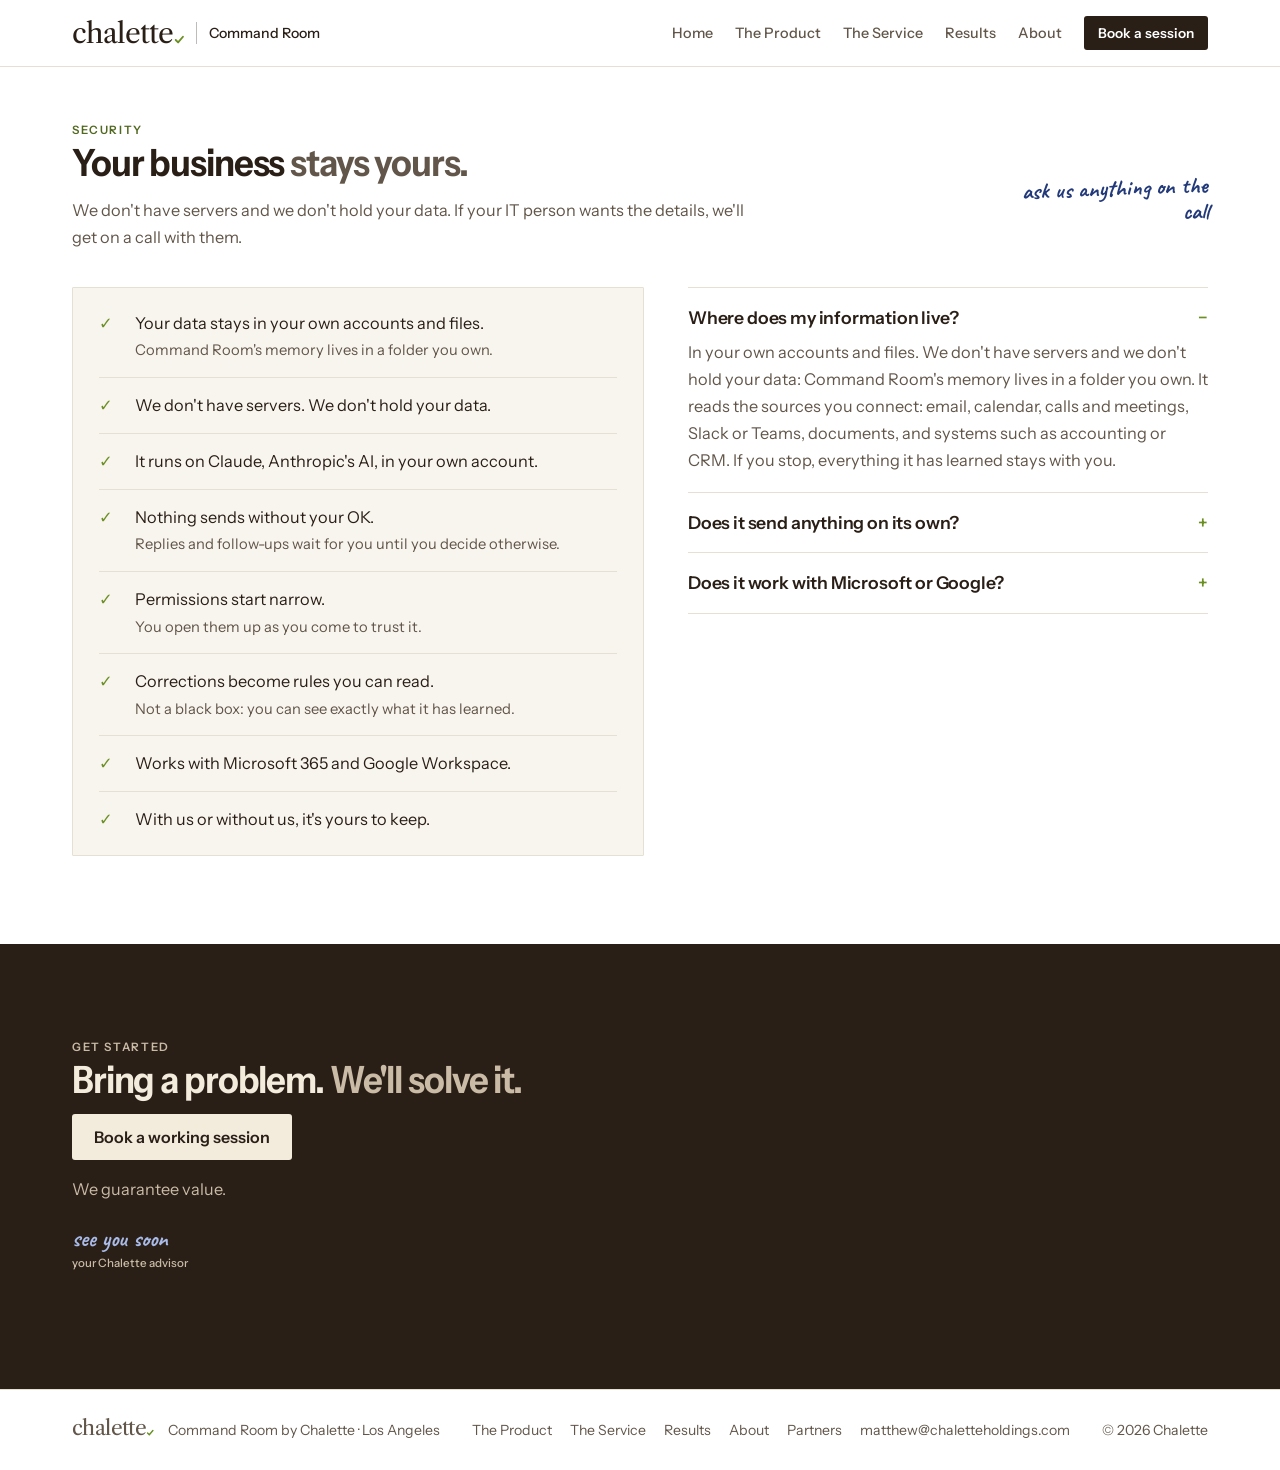
<file: security.html>
<!doctype html>
<html lang="en" data-pen="blue"><head><meta charset="utf-8"><meta name="viewport" content="width=device-width, initial-scale=1">
<title>Security · Chalette</title>
<meta name="description" content="We don't have servers and we don't hold your data. Where your information lives, what Command Room does on its own, and how it works with Microsoft 365 and Google Workspace.">
<meta property="og:type" content="website"><meta property="og:site_name" content="Chalette">
<meta property="og:title" content="Security · Chalette">
<meta property="og:description" content="We don't have servers and we don't hold your data. Where your information lives, what Command Room does on its own, and how it works with Microsoft 365 and Google Workspace.">
<meta property="og:image" content="https://chaletteholdings.com/share.png"><meta property="og:url" content="https://chaletteholdings.com/security"><link rel="canonical" href="https://chaletteholdings.com/security"><meta name="twitter:card" content="summary_large_image">
<meta name="theme-color" content="#2a1f17">
<link rel="icon" href="data:image/svg+xml,%3Csvg xmlns='http://www.w3.org/2000/svg' viewBox='0 0 64 64'%3E%3Crect width='64' height='64' rx='12' fill='%232a1f17'/%3E%3Ctext x='11' y='47' font-family='Georgia,serif' font-size='46' fill='%23f3ebdc'%3Ec%3C/text%3E%3Cpath d='M38 41l6 7 12-18' fill='none' stroke='%23a9b67c' stroke-width='5.5' stroke-linecap='round' stroke-linejoin='round'/%3E%3C/svg%3E">
<link rel="stylesheet" href="https://fonts.googleapis.com/css2?family=Libre+Caslon+Text:wght@400;700&family=Instrument+Sans:wdth,wght@75..100,400..700&family=Caveat:wght@700&display=swap">
<style>
/* Chalette homepage, built from the design system: white page, brown ink, olive for Command Room's marks,
   a pen colour for people's notes (copper, burnt orange or blue: switch at the top). Flat sheets, hairline edges. */
:root{--white:#ffffff;--paper:#ffffff;--sheet:#f8f5ef;--rule:#e6dfd3;--ink:#2a1f17;--soft:#62564a;--olive:#50681f;--mark:#6b8f23;--olived:#a9b67c;
 --stage:#2a1f17;--stage-ink:#f3ebdc;--stage-soft:#c9bba6;
 --pen:#22397a;--pend:#a9bbe8;
 --logo:"Libre Caslon Text",Georgia,serif;--sans:"Instrument Sans","Segoe UI",system-ui,sans-serif;--hand:Caveat,"Segoe Print",cursive;color-scheme:light}
:root[data-pen="burnt"]{--pen:#ae521d;--pend:#eeac74}
:root[data-pen="copper"]{--pen:#a54b1c;--pend:#eba878}
*{box-sizing:border-box}
html{scroll-behavior:smooth}
body{margin:0;background:var(--white);color:var(--ink);font:16.3px/1.65 var(--sans)}
.w{max-width:1200px;margin:0 auto;padding-inline:32px}
a{color:inherit}
.wm{font-family:var(--logo);font-weight:400;letter-spacing:-.03em;line-height:1;display:inline-flex;align-items:baseline;white-space:nowrap;color:inherit;text-decoration:none}
.wm svg{width:.31em;height:.26em;margin-left:.06em;overflow:visible;flex:none}.wm path{fill:none;stroke:var(--tk,var(--mark));stroke-width:2.6;stroke-linecap:round;stroke-linejoin:round}
.lab{font:600 .72rem var(--sans);letter-spacing:.14em;text-transform:uppercase;color:var(--olive)}
.sheet .lab{color:var(--soft)}
.hand{font:700 1.45rem/1.1 var(--hand);color:var(--pen)}
.hand small{display:block;font:500 .72rem var(--sans);color:var(--soft);margin-top:4px}
.ledger{border-bottom:3px double var(--mark);padding-bottom:1px}
.btn{display:inline-block;font:600 1rem var(--sans);padding:13px 22px;border-radius:3px;background:var(--ink);color:var(--white);text-decoration:none;border:0}
.lnk{font:600 1rem var(--sans);text-decoration:none;border-bottom:2px solid var(--mark);padding:4px 1px}
.btn:focus-visible,.lnk:focus-visible,.sw button:focus-visible,summary:focus-visible{outline:2px solid var(--olive);outline-offset:2px}

/* version switch (review only) */
.sw{background:var(--ink);color:var(--stage-ink);font:500 .85rem var(--sans)}
.sw .w{display:flex;flex-wrap:wrap;align-items:center;gap:10px 16px;padding-block:9px}
.sw button{font:600 .82rem var(--sans);background:transparent;color:var(--stage-ink);border:1px solid rgba(243,235,220,.4);padding:6px 12px;border-radius:2px;cursor:pointer;display:inline-flex;align-items:center;gap:8px}
.sw button i{width:12px;height:12px;display:inline-block}
.sw button[aria-pressed="true"]{background:var(--stage-ink);color:var(--ink)}
.sw span.n{color:var(--stage-soft)}

/* header */
header.top{border-bottom:1px solid var(--rule)}
header.top .w{display:flex;justify-content:space-between;align-items:center;gap:20px;padding-block:16px}
.lk{display:flex;align-items:center;gap:12px}.lk .bar{width:1px;height:22px;background:var(--ink);opacity:.3}.lk .s{font:500 .88rem var(--sans)}
header nav{display:flex;align-items:center;gap:22px;font:500 .9rem var(--sans);color:var(--soft)}
header nav a{text-decoration:none}
header nav .btn{font-size:.85rem;padding:9px 14px;color:var(--white)}

/* type */
h1{font:650 3.3rem/1.03 var(--sans);font-stretch:92%;letter-spacing:-.035em;margin:52px 0 14px;max-width:22ch;text-wrap:balance}
h1 em,h2 em{font-style:normal;color:var(--soft)}
h2{font:650 2.35rem/1.06 var(--sans);font-stretch:92%;letter-spacing:-.03em;margin:6px 0 14px;max-width:22ch;text-wrap:balance}
h3{font:600 1.15rem/1.3 var(--sans);letter-spacing:-.015em;margin:0 0 6px}
.sub{color:var(--soft);font-size:1.12rem;max-width:58ch;margin:0 0 28px}
.intro{color:var(--soft);max-width:62ch;margin:0}
section.s{padding-block:88px;border-top:1px solid var(--rule)}
.shead{display:grid;grid-template-columns:1fr auto;gap:24px;align-items:end;margin-bottom:36px}
.shead .hand{text-align:right;max-width:20ch;transform:rotate(-2deg)}

/* hero extras */
.cta{display:flex;flex-wrap:wrap;align-items:center;gap:14px 24px;margin:24px 0 0}
.cta .g{color:var(--soft);font-size:.95rem;display:flex;align-items:center;gap:8px}
.cta .g b{color:var(--mark);font-size:1.05rem}
.hero-note{display:flex;justify-content:flex-end;margin:-6px 0 0}

/* sheets */
.sheet{background:var(--sheet);border:1px solid var(--rule);border-radius:1px;padding:24px}
.cols3{display:grid;grid-template-columns:repeat(3,1fr);gap:16px}
.cols2{display:grid;grid-template-columns:1fr 1fr;gap:16px}
ul.dash{list-style:none;margin:12px 0 0;padding:0;display:grid;gap:8px}
ul.dash li{padding-left:20px;position:relative}
ul.dash li::before{content:"";position:absolute;left:0;top:.8em;width:10px;height:1px;background:var(--soft)}
ul.ticks{list-style:none;margin:12px 0 0;padding:0;display:grid;gap:8px}
ul.ticks li{padding-left:22px;position:relative}
ul.ticks li::before{content:"\2713";position:absolute;left:0;top:0;color:var(--mark);font-weight:700}
.route.us{background:var(--white);border:1px solid var(--ink)}
.route .who{font:600 .72rem var(--sans);letter-spacing:.14em;text-transform:uppercase;color:var(--soft);margin-bottom:4px}
.route.us .who{color:var(--olive)}
.three{display:grid;grid-template-columns:repeat(3,1fr);gap:28px;margin-top:40px;border-top:1px solid var(--rule);padding-top:28px}
.three p{margin:0;color:var(--soft)}

/* comparison checklist */
.cmpwrap{overflow-x:auto;border:1px solid var(--rule);background:var(--white)}
.cmp{width:100%;min-width:640px;border-collapse:collapse;font-size:.95rem}
.cmp th,.cmp td{padding:13px 16px;border-bottom:1px solid var(--rule);text-align:left;vertical-align:middle}
.cmp thead th{font:600 1rem/1.25 var(--sans);letter-spacing:-.01em;background:var(--sheet);vertical-align:bottom;width:20%}
.cmp thead th:first-child{width:40%}
.cmp thead th small{display:block;font:500 .72rem var(--sans);letter-spacing:.1em;text-transform:uppercase;color:var(--soft);margin-top:4px}
.cmp tbody th{font-weight:500;color:var(--ink)}
.cmp tbody tr:last-child th,.cmp tbody tr:last-child td{border-bottom:0}
.cmp td b{display:inline-block;width:1.3em;font-size:1.05rem}
.cmp td span{font-size:.88rem}
.cmp td.y{color:var(--ink)}.cmp td.y b{color:var(--mark)}
.cmp td.m,.cmp td.x,.cmp td.x b{color:var(--soft)}
.cmp .us{background:var(--sheet);border-left:2px solid var(--ink);border-right:2px solid var(--ink)}
.cmp thead th.us{background:var(--ink);color:var(--white);border-color:var(--ink)}
.cmp thead th.us small{color:var(--stage-soft)}
.cmp td.us span{font-weight:600}
.cmp tbody tr:last-child td.us{border-bottom:2px solid var(--ink)}
.sr{position:absolute;width:1px;height:1px;overflow:hidden;clip:rect(0 0 0 0)}
.cmpwrap:focus-visible{outline:2px solid var(--olive);outline-offset:2px}
.cmp .rowsub{display:block;font-size:.82rem;color:var(--soft);font-weight:400;margin-top:2px}
.cmpnote{margin:10px 0 0;font-size:.82rem;color:var(--soft)}

/* product / service tabs */
.tabs{display:grid;grid-template-columns:1fr 1fr;border-bottom:1px solid var(--rule);margin:28px 0 0}
.tabs button{font:650 1.35rem/1.15 var(--sans);font-stretch:92%;letter-spacing:-.02em;text-align:left;background:transparent;border:0;border-bottom:3px solid transparent;margin-bottom:-1px;padding:16px 4px 14px;color:var(--soft);cursor:pointer}
.tabs button small{display:block;font:600 .72rem var(--sans);font-stretch:100%;letter-spacing:.14em;text-transform:uppercase;margin-top:4px;color:var(--soft)}
.tabs button[aria-selected="true"]{color:var(--ink);border-bottom-color:var(--ink)}
.tabs button[aria-selected="true"] small{color:var(--olive)}
.tabs button:hover{color:var(--ink)}
.tabs button:focus-visible,.panel:focus-visible{outline:2px solid var(--olive);outline-offset:2px}
.panel{padding-top:44px}
.panel .split{height:1px;background:var(--rule);margin:72px 0}

/* the product page: a ladder from assistant to strategic advisor */
.ladder{border-bottom:1px solid var(--rule)}
.rung{display:grid;grid-template-columns:1fr 1.05fr;gap:44px;padding:44px 0;border-top:1px solid var(--rule);align-items:start}
.rung .step{font:600 .72rem var(--sans);letter-spacing:.14em;text-transform:uppercase;color:var(--olive)}
.rung h3{font:650 1.7rem/1.12 var(--sans);font-stretch:92%;letter-spacing:-.025em;margin:6px 0 10px}
.rung .rt p{color:var(--soft);margin:0;max-width:46ch}
.rung .rt ul.ticks{margin-top:14px}
.rung .next{margin-top:18px!important;color:var(--ink)!important}
.rung .next .lnk{margin-left:6px;font-size:.95rem}
.doc td.grp{font:600 .66rem var(--sans);letter-spacing:.14em;text-transform:uppercase;color:var(--olive);padding-top:10px}
.doc td:first-child{color:var(--soft)}
.doc td b{color:var(--ink)}
@media (max-width:900px){.rung{grid-template-columns:1fr;gap:18px;padding:32px 0}.rung h3{font-size:1.45rem}}

/* the service page: how it works, and what the advisor does */
.svc{display:grid;grid-template-columns:1.35fr 1fr;gap:44px;align-items:start}
.svc-side{display:grid;gap:16px;position:sticky;top:24px}
ol.flow{list-style:none;margin:14px 0 0;padding:0;counter-reset:fl}
ol.flow li{position:relative;padding:0 0 26px 34px;border-left:1px solid var(--rule);margin-left:9px}
ol.flow li:last-child{border-left-color:transparent;padding-bottom:0}
ol.flow li::before{counter-increment:fl;content:counter(fl);position:absolute;left:-11px;top:0;width:21px;height:21px;border-radius:50%;background:var(--white);border:1.5px solid var(--mark);color:var(--olive);font:600 .72rem/19px var(--sans);text-align:center}
ol.flow .when{font:600 .7rem var(--sans);letter-spacing:.14em;text-transform:uppercase;color:var(--olive)}
ol.flow h3{margin:2px 0 4px;font:650 1.3rem/1.2 var(--sans);font-stretch:92%;letter-spacing:-.02em}
ol.flow p{margin:0;color:var(--soft);max-width:54ch}
.svc-side .adv .lead{margin:10px 0 4px;font:650 1.2rem/1.3 var(--sans);font-stretch:92%;letter-spacing:-.015em;color:var(--ink)}
.svc-side .adv ul.ticks{margin-top:10px}
.svc-side .keep{margin:14px 0 0;padding-top:12px;border-top:1px solid var(--rule);color:var(--soft)}
.svc-side .keep b{color:var(--ink)}
.pkg{background:var(--stage);color:var(--stage-ink);padding:24px 26px;display:grid;gap:12px}
.pkg p{margin:0}
.pkg .big{font:650 1.45rem/1.15 var(--sans);font-stretch:92%;letter-spacing:-.025em}
.pkg .gt{display:flex;gap:10px;color:var(--stage-ink);font-weight:600}.pkg .gt b{color:var(--olived)}
.pkg .hand{color:var(--pend)}
.pkg .why{color:var(--stage-soft);border-top:1px solid rgba(255,255,255,.14);padding-top:12px}
@media (max-width:900px){.svc{grid-template-columns:1fr}.svc-side{position:static}}

/* results: quotes and stories */
.quotes{display:grid;grid-template-columns:repeat(3,1fr);gap:16px}
.quotes .q:first-child{grid-column:span 2}.quotes .q:first-child blockquote{font-size:1.7rem}
.q{margin:0;background:var(--white);border:1px solid var(--rule);border-top:3px solid var(--mark);padding:22px 22px 18px;display:flex;flex-direction:column;justify-content:space-between;gap:16px}
.q blockquote{margin:0;font:650 1.25rem/1.25 var(--sans);font-stretch:92%;letter-spacing:-.015em;color:var(--ink)}
.q figcaption{font:600 .72rem var(--sans);letter-spacing:.12em;text-transform:uppercase;color:var(--soft)}
.story .res{color:var(--ink)!important;font-weight:600;border-top:1px solid var(--rule);padding-top:10px}
@media (max-width:900px){.quotes{grid-template-columns:1fr}.quotes .q:first-child{grid-column:auto}.quotes .q:first-child blockquote{font-size:1.25rem}}

/* asks and documents */
.asks{display:grid;grid-template-columns:repeat(2,1fr);gap:16px}
.ask{display:grid;gap:10px;align-content:start}
.ask .q{font:650 1.25rem/1.2 var(--sans);font-stretch:92%;letter-spacing:-.02em}
.ask .q::before{content:"You ask: ";font:600 .72rem var(--sans);letter-spacing:.14em;text-transform:uppercase;color:var(--soft);display:block;font-stretch:100%;margin-bottom:2px}
.doc{background:var(--white);border:1px solid var(--rule);padding:16px 18px;font-size:.92rem;line-height:1.55}
.doc .meta{font:600 .66rem var(--sans);letter-spacing:.14em;text-transform:uppercase;color:var(--soft);margin-bottom:4px}
.doc h4{margin:0 0 6px;font:600 1rem/1.3 var(--sans)}
.doc ol,.doc ul{margin:0;padding-left:18px}
.doc .tk{color:var(--olive);font-weight:600;margin-top:8px}
.doc .memo{display:grid;grid-template-columns:auto 1fr;gap:1px 12px;font-size:.8rem;color:var(--soft);border-bottom:1px solid var(--ink);padding-bottom:6px;margin-bottom:8px}
.doc .memo b{color:var(--ink);font-weight:600}
.doc .voice{border-left:2px solid var(--ink);padding-left:10px}
.doc table{width:100%;border-collapse:collapse;font-variant-numeric:tabular-nums}
.doc td{padding:3px 0;border-bottom:1px solid var(--rule)}.doc td.num{text-align:right}

/* sessions */
.steps{display:grid;grid-template-columns:repeat(3,1fr);gap:16px;counter-reset:st}
.steps .sheet .lab{display:block;margin-bottom:6px}
.steps p{margin:0;color:var(--soft)}
.promise{margin-top:24px;display:grid;grid-template-columns:1.3fr 1fr;gap:16px;align-items:stretch}
.promise .big{font:650 1.9rem/1.1 var(--sans);font-stretch:92%;letter-spacing:-.03em;margin:0}
.promise .dark{background:var(--stage);color:var(--stage-ink);padding:28px;display:flex;flex-direction:column;justify-content:space-between;gap:16px}
.promise .dark p{margin:0;color:var(--stage-soft)}
.promise .dark .gt{color:var(--stage-ink);font:600 1.05rem var(--sans);display:flex;gap:10px}
.promise .dark .gt b{color:var(--olived)}
.promise .dark .hand{color:var(--pend)}

/* stories */
.stories{display:grid;grid-template-columns:repeat(3,1fr);gap:16px}
.story .lab{display:block;margin-bottom:8px}
.story p{margin:0 0 10px;color:var(--soft)}
.story .flag{font:600 .7rem var(--sans);letter-spacing:.08em;text-transform:uppercase;color:var(--ink);border:1px dashed var(--soft);padding:3px 7px;display:inline-block}

/* questions */
.faq{max-width:820px}
details{border-top:1px solid var(--rule);padding:18px 0}
details:last-child{border-bottom:1px solid var(--rule)}
summary{cursor:pointer;font:600 1.1rem/1.35 var(--sans);letter-spacing:-.01em;list-style:none;display:flex;justify-content:space-between;gap:16px}
summary::-webkit-details-marker{display:none}
summary::after{content:"+";color:var(--mark);font-weight:600}
details[open] summary::after{content:"\2212"}
details p{margin:10px 0 0;color:var(--soft);max-width:66ch}


/* hero proof and film */
.hq{margin:30px 0 0;display:flex;flex-wrap:wrap;align-items:baseline;gap:6px 18px;padding-top:18px;border-top:1px solid var(--rule)}
.hq blockquote{margin:0;font:600 1.25rem/1.3 var(--sans);letter-spacing:-.01em}
.hq figcaption{font:600 .72rem var(--sans);letter-spacing:.14em;text-transform:uppercase;color:var(--soft)}
.hq a{margin-left:auto}

/* prices in the getting-started box */
.pkg .price{display:flex;flex-wrap:wrap;align-items:baseline;gap:4px 12px;color:var(--stage-ink)}
.pkg .price b{font:650 2rem/1 var(--sans);font-stretch:92%;letter-spacing:-.03em}
.pkg .price span{color:var(--stage-soft)}
.pkg .after{color:var(--stage-soft);font-size:.95rem}
.pkg .gt span small{display:block;font-weight:400;color:var(--stage-soft);margin-top:4px}

/* what stays yours */
.trust{margin-top:72px;display:grid;grid-template-columns:1fr 1.35fr;gap:44px;align-items:start;border-top:1px solid var(--rule);padding-top:56px}
.trust h2{margin-top:6px}
.trust .sheet{padding:8px 26px}
.trust .lr{display:grid;grid-template-columns:26px 1fr;gap:10px;padding:14px 0;border-top:1px solid var(--rule)}
.trust .lr:first-child{border-top:0}
.trust .lr b{color:var(--mark)}
.trust .lr span small{display:block;color:var(--soft);font-size:.92rem;margin-top:2px}

/* about and partners */
.founder{display:grid;grid-template-columns:1fr 1.2fr;gap:44px;align-items:start;margin-top:8px}
.founder blockquote{margin:0;font:650 1.6rem/1.25 var(--sans);font-stretch:92%;letter-spacing:-.02em}
.founder .who{margin-top:14px;font:600 .72rem var(--sans);letter-spacing:.14em;text-transform:uppercase;color:var(--soft)}
.team{list-style:none;margin:10px 0 0;padding:0}
.team li{display:grid;grid-template-columns:1fr auto;gap:12px;padding:12px 0;border-top:1px solid var(--rule)}
.team li span{color:var(--soft)}
.facts{margin-top:44px}
.partner-cta{margin-top:36px;display:flex;flex-wrap:wrap;align-items:center;gap:14px 24px}

/* the product page: how it differs from a chat assistant */
.memory{margin-top:72px;border-top:1px solid var(--rule);padding-top:56px}
.mem-grid{display:grid;grid-template-columns:1.45fr 1fr;gap:32px;align-items:start}
.vs{border:1px solid var(--rule);background:var(--white)}
.vs-head,.vs-row{display:grid;grid-template-columns:24% 34% 42%}
.vs-head span{padding:12px 14px;font:600 .72rem var(--sans);letter-spacing:.12em;text-transform:uppercase;color:var(--soft);background:var(--sheet)}
.vs-head span.cr{background:var(--ink);color:var(--white)}
.vs-row{border-top:1px solid var(--rule)}
.vs-row>*{padding:12px 14px}
.vs-row b{font-weight:600}
.vs-row .ch{color:var(--soft)}
.vs-row .cr{background:var(--sheet);border-left:2px solid var(--ink)}
.record{position:sticky;top:24px}
.record .sub2{margin:0 0 6px;color:var(--soft)}
.record td{padding:5px 10px 5px 0;vertical-align:top}
.record .src{display:block;font-size:.8rem;color:var(--olive)}
@media (max-width:900px){
 .mem-grid{grid-template-columns:1fr}
 .record{position:static}
 .vs-head{display:none}
 .vs-row{grid-template-columns:1fr}
 .vs-row>*{padding:8px 14px}
 .vs-row b{padding-top:14px}
 .vs-row .ch::before,.vs-row .cr::before{content:attr(data-k);display:block;font:600 .66rem var(--sans);letter-spacing:.12em;text-transform:uppercase;color:var(--soft);margin-bottom:2px}
 .vs-row .cr{border-left:0;border-top:1px solid var(--rule)}
}

/* home: what an AI strategy is */
.strat .sheet{display:flex;flex-direction:column;gap:6px}
.strat .n{display:inline-grid;place-items:center;width:24px;height:24px;border-radius:50%;border:1.5px solid var(--mark);color:var(--olive);font:600 .75rem/1 var(--sans)}
.strat h3{margin:6px 0 0;font:650 1.2rem/1.25 var(--sans);font-stretch:92%;letter-spacing:-.015em}
.strat p{margin:0;color:var(--soft)}
.strat-end{margin:28px 0 0;font:650 1.35rem/1.3 var(--sans);font-stretch:92%;letter-spacing:-.015em;max-width:40ch}

/* security page, and the line that points there from The Service */
.sec-grid{display:grid;grid-template-columns:1.1fr 1fr;gap:44px;align-items:start}
.trust-sheet{padding:8px 26px}
.trust-sheet .lr{display:grid;grid-template-columns:26px 1fr;gap:10px;padding:14px 0;border-top:1px solid var(--rule)}
.trust-sheet .lr:first-child{border-top:0}
.trust-sheet .lr b{color:var(--mark)}
.trust-sheet .lr span small{display:block;color:var(--soft);font-size:.92rem;margin-top:2px}
.sec-grid .faq{max-width:none}
.secline{margin:56px 0 0;padding-top:24px;border-top:1px solid var(--rule);display:flex;flex-wrap:wrap;align-items:baseline;gap:8px 16px}
.secline b{color:var(--mark)}
.founder .story{margin:18px 0 0;color:var(--soft);max-width:46ch}
.principles{gap:12px}.principles li{font-size:1.02rem}
@media (max-width:900px){.sec-grid{grid-template-columns:1fr;gap:28px}}

/* footer */
footer{border-top:1px solid var(--rule)}
footer .w{display:grid;grid-template-columns:auto 1fr auto;gap:12px 32px;align-items:center}
footer .f1{display:flex;align-items:baseline;gap:14px;flex-wrap:wrap}
footer nav{display:flex;flex-wrap:wrap;gap:6px 18px;justify-content:center}
footer nav a{text-decoration:none}
footer nav a:hover{text-decoration:underline;text-decoration-color:var(--mark)}
@media (max-width:900px){.trust,.founder{grid-template-columns:1fr;gap:24px}footer .w{grid-template-columns:1fr}footer nav{justify-content:flex-start}.hq a{margin-left:0}}

/* the comparison on a phone: symbols only, short column names */
@media (max-width:640px){
 .cmp{min-width:0;font-size:.85rem}
 .cmp th,.cmp td{padding:10px 6px}
 .cmp thead th:first-child{width:46%}
 .cmp thead th[data-short]{font-size:0;width:18%;text-align:center}
 .cmp thead th[data-short]::before{content:attr(data-short);font:600 .78rem/1.2 var(--sans)}
 .cmp thead th[data-short] small{display:none}
 .cmp td{text-align:center}
 .cmp td span{display:none}
 .cmp td b{width:auto}
}

/* closing */
.closing{background:var(--stage);color:var(--stage-ink);padding-block:96px}
.closing h2{color:var(--stage-ink);max-width:20ch}
.closing h2 em{color:var(--stage-soft)}
.closing .btn{background:var(--stage-ink);color:var(--ink)}
.closing .g{color:var(--stage-soft);margin-top:16px}
.closing .hand{color:var(--pend);margin-top:24px}
footer{padding-block:28px;font-size:.88rem;color:var(--soft)}
footer .w{display:flex;flex-wrap:wrap;justify-content:space-between;gap:12px;align-items:center}
.proto{font-size:.8rem;color:var(--soft)}

/* --- hero animation (from hero v6) --- */
.stage{position:relative;height:540px;border-radius:2px;overflow:hidden;background:var(--stage);color:var(--stage-ink)}
.stage *{box-sizing:border-box}
.stage.still *{transition:none!important}
/* caption, always top left */
.stage .hcap{position:absolute;left:5%;top:10%;width:34%;transition:opacity .7s ease}
.stage .hcap.swap{opacity:0}
.stage .hcap .k{display:none}
.stage .hcap h2{margin:6px 0 0;font:650 1.95rem/1.1 var(--sans);text-wrap:balance;font-stretch:92%;letter-spacing:-.03em;color:var(--stage-ink)}
.stage .hcap p{margin:12px 0 0;color:var(--stage-soft);font-size:1rem;line-height:1.5;max-width:32ch}
.stage .prog{position:absolute;left:5%;bottom:6%;display:flex;align-items:center;gap:2px;z-index:3;touch-action:none;user-select:none}
.stage .prog button{appearance:none;background:none;border:0;margin:0;cursor:pointer;color:var(--stage-soft);font:600 .95rem/1 var(--sans)}
.stage .prog .seg{padding:14px 3px}
.stage .prog .nav{padding:8px 9px;min-width:34px}
.stage .prog .nav:hover,.stage .prog .nav:focus-visible{color:var(--stage-ink)}
.stage .prog button:focus-visible{outline:2px solid var(--olived);outline-offset:2px}
.stage .prog .seg:hover i{background:rgba(243,235,220,.45)}
.stage .prog i{display:block;width:34px;height:3px;background:rgba(243,235,220,.22);position:relative;overflow:hidden}
.stage .prog i::after{content:"";position:absolute;inset:0;background:var(--stage-ink);transform:scaleX(0);transform-origin:left}
.stage .prog i.on::after{transform:scaleX(1);transition:transform var(--d,4s) linear}
.stage .prog i.past::after{transform:scaleX(1)}
.stage.paused .prog i.on::after{transform:scaleX(1);transition:none}
/* scenes share the right side; only the current one shows, with a slow fade */
.stage .sc{position:absolute;left:43%;right:4%;top:8%;bottom:9%;opacity:0;visibility:hidden;transition:opacity 1.1s ease,visibility 0s linear 1.1s}
.stage[data-s="1"] .sc1,.stage[data-s="2"] .sc2,.stage[data-s="3"] .sc3,.stage[data-s="4"] .sc4,.stage[data-s="5"] .scw,.stage[data-s="6"] .sc5{opacity:1;visibility:visible;transition:opacity 1.1s ease .9s,visibility 0s}
.stage .lab{font:600 .64rem var(--sans);letter-spacing:.14em;text-transform:uppercase;color:var(--stage-soft)}
.stage .card{position:absolute;width:31%;background:var(--sheet);color:var(--ink);border:1px solid var(--rule);border-radius:1px;padding:7px 9px;font-size:.74rem;line-height:1.3;box-shadow:0 1px 0 rgba(0,0,0,.35)}
.stage .card b{display:block;font-weight:600;font-size:.78rem;white-space:nowrap;overflow:hidden;text-overflow:ellipsis}
.stage .card span{color:var(--soft);white-space:nowrap;overflow:hidden;text-overflow:ellipsis;display:block}
.stage .card i{font-style:normal}

/* 1 · order to the chaos: cards scattered, then sorted into three columns */
.stage .sc1 .card{left:var(--cx);top:var(--cy);transform:rotate(var(--cr));opacity:0;transition:opacity .6s ease,left 1.5s cubic-bezier(.3,.7,.2,1),top 1.5s cubic-bezier(.3,.7,.2,1),transform 1.5s cubic-bezier(.3,.7,.2,1)}
.stage[data-s="1"] .sc1 .card{opacity:1;transition-delay:calc(var(--i)*.18s + 1s),0s,0s,0s}
.stage[data-s="1"][data-o="1"] .sc1 .card{left:var(--ox);top:var(--oy);transform:none;transition-delay:0s,calc(var(--i)*.07s),calc(var(--i)*.07s),calc(var(--i)*.07s)}
.stage .sc1 .col{position:absolute;top:2%;width:31%;font:600 .7rem var(--sans);letter-spacing:.12em;text-transform:uppercase;border-bottom:1px solid var(--stage-rule);padding-bottom:6px;opacity:0;transition:opacity .8s ease}
.stage .sc1 .col.c1{left:0;color:var(--olived)}.stage .sc1 .col.c2{left:34.5%;color:var(--stage-ink)}.stage .sc1 .col.c3{left:69%;color:var(--stage-soft)}
.stage[data-s="1"][data-o="1"] .sc1 .col{opacity:1;transition-delay:1.2s}
.stage[data-s="1"][data-o="1"] .sc1 .card.h b::before{content:"\2713  ";color:var(--mark)}

/* 2 · it handles your day: a Monday, ticked off one item at a time */
.stage .sc2 .day{position:absolute;left:2%;right:2%;top:50%;transform:translateY(-50%);background:var(--sheet);color:var(--ink);border:1px solid var(--rule);border-radius:1px;padding:18px 22px}
.stage .sc2 .day .lab{color:var(--soft)}
.stage .sc2 .day h3{margin:2px 0 10px;font:600 1.15rem var(--sans)}
.stage .sc2 .row{display:grid;grid-template-columns:3.6em 1fr auto;gap:12px;align-items:center;padding:9px 0;border-top:1px solid var(--rule);font-size:.92rem;opacity:0;transform:translateY(6px);transition:opacity .7s ease,transform .7s ease}
.stage .sc2 .row time{font-variant-numeric:tabular-nums;color:var(--soft);font-size:.82rem}
.stage .sc2 .row .ok{color:var(--mark);font-weight:700;opacity:0;transition:opacity .5s ease}
.stage[data-s="2"] .sc2 .row{opacity:1;transform:none;transition-delay:calc(var(--i)*1.05s + 1.2s)}
.stage[data-s="2"] .sc2 .row .ok{opacity:1;transition-delay:calc(var(--i)*1.05s + 1.75s)}

/* 3 · it learns your business: the map connects, then real facts appear */
.stage .sc3 svg{position:absolute;inset:0;width:100%;height:100%;overflow:visible}
.stage .sc3 line{stroke:rgba(243,235,220,.4);stroke-width:1;vector-effect:non-scaling-stroke;stroke-dasharray:var(--len,2000px);stroke-dashoffset:var(--len,2000px);transition:stroke-dashoffset 1.2s ease}
.stage[data-s="3"] .sc3 line{stroke-dashoffset:0;transition-delay:calc(var(--i)*.25s + 1.6s)}
.stage .sc3 .node{position:absolute;transform:translate(-50%,-50%);padding:7px 13px;border:1px solid rgba(243,235,220,.5);border-radius:1px;background:var(--stage);font:600 .82rem var(--sans);color:var(--stage-ink);white-space:nowrap;opacity:0;transition:opacity .7s ease}
.stage .sc3 .node.you{background:var(--stage-ink);color:var(--ink);border-color:var(--stage-ink)}
.stage[data-s="3"] .sc3 .node{opacity:1;transition-delay:calc(var(--i)*.25s + 1.1s)}
.stage .sc3 .fact{position:absolute;background:var(--sheet);color:var(--ink);border:1px solid var(--rule);border-radius:1px;padding:5px 9px;font-size:.74rem;line-height:1.3;white-space:nowrap;opacity:0;transform:translateY(4px);transition:opacity .7s ease,transform .7s ease}
.stage .sc3 .fact b{font-weight:600}
.stage[data-s="3"] .sc3 .fact{opacity:1;transform:none;transition-delay:calc(var(--i)*1.1s + 3.6s)}

/* 4 · it learns the things only you know: how you like things done, how you decide */
.stage .sc4 .know{position:absolute;left:2%;right:2%;top:50%;transform:translateY(-50%);background:var(--sheet);color:var(--ink);border:1px solid var(--rule);border-radius:1px;padding:18px 22px}
.stage .sc4 .know .lab{color:var(--soft)}
.stage .sc4 .know h3{margin:2px 0 8px;font:600 1.15rem var(--sans)}
.stage .sc4 .grp{font:600 .66rem var(--sans);letter-spacing:.14em;text-transform:uppercase;color:var(--olive);margin:12px 0 2px;opacity:0;transition:opacity .7s ease}
.stage .sc4 .kr{display:grid;grid-template-columns:44% 1fr auto;gap:12px;align-items:baseline;padding:8px 0;border-top:1px solid var(--rule);font-size:.92rem;opacity:0;transform:translateY(6px);transition:opacity .7s ease,transform .7s ease}
.stage .sc4 .kr span:first-child{color:var(--soft)}
.stage .sc4 .kr b{font-weight:600}
.stage .sc4 .kr .ok{color:var(--mark);font-weight:700;opacity:0;transition:opacity .5s ease}
.stage[data-s="4"] .sc4 .grp{opacity:1;transition-delay:calc(var(--i)*1.05s + 1.1s)}
.stage[data-s="4"] .sc4 .kr{opacity:1;transform:none;transition-delay:calc(var(--i)*1.05s + 1.2s)}
.stage[data-s="4"] .sc4 .kr .ok{opacity:1;transition-delay:calc(var(--i)*1.05s + 1.8s)}

/* 4 · one rule written in by hand, live, as you say it in the session */
.stage .sc4 .kr b.live{font:700 1.3rem/1 var(--hand);color:var(--pen);clip-path:inset(0 100% 0 0);transition:clip-path 1.8s cubic-bezier(.45,.1,.4,1)}
.stage[data-s="4"] .sc4 .kr b.live{clip-path:inset(0 0 0 0);transition-delay:5.9s}

/* 5 · the working session, live: the list, then the advisor's pen, then Command Room acting on it */
.stage .scw .ws{position:absolute;left:2%;right:2%;top:50%;transform:translateY(-50%);background:var(--sheet);color:var(--ink);border:1px solid var(--rule);border-radius:1px;padding:18px 22px}
.stage .scw .top{display:flex;justify-content:space-between;align-items:baseline;gap:12px}
.stage .scw .lab{color:var(--soft)}
.stage .scw .live{font:600 .64rem var(--sans);letter-spacing:.14em;text-transform:uppercase;color:var(--olive);white-space:nowrap}
.stage .scw .live::before{content:"";display:inline-block;width:7px;height:7px;border-radius:50%;background:var(--mark);margin-right:6px;vertical-align:1px}
.stage[data-s="5"] .scw .live::before{animation:wsdot 1.6s ease-in-out infinite}
@keyframes wsdot{50%{opacity:.25}}
.stage .scw h3{margin:2px 0 8px;font:600 1.15rem var(--sans)}
.stage .scw .r{position:relative;display:grid;grid-template-columns:1.4em 1fr auto;gap:10px;align-items:center;padding:9px 0;border-top:1px solid var(--rule);font-size:.92rem;opacity:0;transform:translateY(6px);transition:opacity .7s ease,transform .7s ease}
.stage .scw .r small{color:var(--soft);font-size:.8rem}
.stage .scw .r .n{color:var(--soft);font-variant-numeric:tabular-nums}
.stage[data-s="5"] .scw .r{opacity:1;transform:none;transition-delay:calc(var(--i)*.6s + 1.4s)}
.stage .scw .ring{position:absolute;left:calc(1.4em - 12px);top:-3px;width:calc(100% - 8.6em);height:calc(100% + 6px);overflow:visible;pointer-events:none}
.stage .scw .ring path{fill:none;stroke:var(--pen);stroke-width:2;stroke-linecap:round;vector-effect:non-scaling-stroke;stroke-dasharray:var(--len,2000px);stroke-dashoffset:var(--len,2000px);transition:stroke-dashoffset 1.1s cubic-bezier(.45,.1,.4,1)}
.stage[data-s="5"] .scw .ring path{stroke-dashoffset:0;transition-delay:3.7s}
.stage .scw .pen{font:700 1.35rem/1 var(--hand);color:var(--pen);white-space:nowrap;padding:2px 8px 4px 0;clip-path:inset(0 100% 0 0);transition:clip-path 1.3s cubic-bezier(.45,.1,.4,1)}
.stage[data-s="5"] .scw .r .pen{clip-path:inset(0 0 0 0);transition-delay:4.9s}
.stage .scw .pl{margin-top:12px}
.stage .scw .pl .pen{display:inline-block;font-size:1.55rem}
.stage[data-s="5"] .scw .pl .pen{clip-path:inset(0 0 0 0);transition-delay:6.7s;transition-duration:2s}
.stage .scw .pl small{display:block;font:500 .74rem var(--sans);color:var(--soft);margin-top:3px;opacity:0;transition:opacity .6s}
.stage[data-s="5"] .scw .pl small{opacity:1;transition-delay:8.8s}
.stage .scw .cr{margin-top:12px;padding-top:10px;border-top:1px solid var(--rule);font-weight:600;color:var(--olive);font-size:.9rem;opacity:0;transform:translateY(6px);transition:opacity .7s ease,transform .7s ease}
.stage[data-s="5"] .scw .cr{opacity:1;transform:none;transition-delay:9.9s}

/* 6 · that's strategic value: the brief, the decision, the advisor's pen */
.stage .sc5 .brief{position:absolute;left:6%;right:6%;top:50%;transform:translateY(-50%);background:var(--sheet);color:var(--ink);border:1px solid var(--rule);border-radius:1px;padding:22px 26px;font-size:.95rem;line-height:1.55}
.stage .sc5 .brief .lab{color:var(--soft)}
.stage .sc5 .brief h3{margin:3px 0 12px;font:600 1.15rem var(--sans)}
.stage .sc5 ol{margin:0;padding-left:20px;display:grid;gap:8px}
.stage .sc5 .lg{position:relative}
.stage .sc5 .lg::after{content:"";position:absolute;left:0;right:0;bottom:-4px;height:4px;border-top:1.5px solid var(--mark);border-bottom:1.5px solid var(--mark);transform:scaleX(0);transform-origin:left;transition:transform .9s ease}
.stage[data-s="6"] .sc5 .lg::after{transform:scaleX(1);transition-delay:1.8s}
.stage .sc5 .tk{margin-top:14px;font-weight:600;color:var(--olive);opacity:0;transition:opacity .7s ease}
.stage[data-s="6"] .sc5 .tk{opacity:1;transition-delay:2.8s}
.stage .sc5 .note{margin-top:16px;text-align:right}
.stage .sc5 .note b{display:inline-block;font:700 1.7rem/1.05 var(--hand);color:var(--pen);clip-path:inset(0 100% 0 0);transition:clip-path 2.2s cubic-bezier(.45,.1,.4,1)}
.stage .sc5 .note small{display:block;font:500 .74rem var(--sans);color:var(--soft);margin-top:4px;opacity:0;transition:opacity .6s}
.stage[data-s="6"] .sc5 .note b{clip-path:inset(0 0 0 0);transition-delay:3.9s}
.stage[data-s="6"] .sc5 .note small{opacity:1;transition-delay:6s}

/* 7 · the promise */
.stage .hend{position:absolute;inset:0;display:flex;flex-direction:column;align-items:center;justify-content:center;text-align:center;gap:16px;padding:0 10%;opacity:0;visibility:hidden;transition:opacity 1.1s ease,visibility 0s linear 1.1s}
.stage[data-s="7"] .hend{opacity:1;visibility:visible;transition:opacity 1.1s ease .9s,visibility 0s}
.stage[data-s="7"] .hcap{opacity:0}
.stage .hend .big{margin:0;font:650 2.7rem/1.08 var(--sans);font-stretch:92%;letter-spacing:-.035em;color:var(--stage-ink);text-wrap:balance}
.stage .hend .big span{color:var(--stage-soft)}
.stage .hend .g{margin:0;font:500 1.05rem var(--sans);color:var(--stage-ink)}
.stage .hend .g b{color:var(--olived);margin-right:8px}
.stage .hend .adv{margin:-6px 0 0;font:500 1.05rem var(--sans);color:var(--stage-soft)}
.stage .hend .wm{font:400 2rem/1 var(--logo);letter-spacing:-.03em;color:var(--stage-ink)}
.stage .hend .wm::after{content:"\2713";color:var(--olived);font:700 1.35rem var(--sans);margin-left:4px}

@media (max-width:900px){
 .cols3,.stories,.steps,.three{grid-template-columns:1fr}
 .asks,.cols2,.promise{grid-template-columns:1fr}
 header.top .w{flex-wrap:wrap;row-gap:12px}
 header nav{width:100%;flex-wrap:wrap;gap:8px 18px;font-size:.88rem}
 header nav .btn{margin-left:auto}
 h1{font-size:2.5rem}h2{font-size:1.9rem}
 .shead{grid-template-columns:1fr}.shead .hand{text-align:left;transform:none}
}
@media (max-width:640px){
 h1{font-size:2.15rem}
 .stage{height:720px}
 .stage .hcap{left:16px;right:16px;width:auto;top:22px}
 .stage .hcap h2{font-size:1.55rem}.stage .hcap p{font-size:.9rem}
 .stage .sc{left:16px;right:16px;top:210px;bottom:52px}
 .stage .card{width:32%;font-size:.66rem;padding:6px 7px}.stage .card b{font-size:.7rem;white-space:normal;line-height:1.2}.stage .card i{display:none}
 .stage .sc1 .col{font-size:.58rem;letter-spacing:.06em}
 .stage .sc2 .day{left:0;right:0;top:0;transform:none}.stage .sc2 .row{font-size:.82rem;grid-template-columns:3.2em 1fr auto;gap:8px}
 .stage .sc3 .node{font-size:.72rem;padding:5px 8px}.stage .sc3 .fact{font-size:.66rem;white-space:normal;max-width:46%}
 .stage .sc4 .know{left:0;right:0;top:0;transform:none;padding:14px 14px}.stage .sc4 .kr{grid-template-columns:1fr auto;gap:2px 8px;font-size:.84rem}.stage .sc4 .kr span:first-child{grid-column:1/-1;font-size:.76rem}
 .stage .scw .ws{left:0;right:0;top:0;transform:none;padding:14px 14px}.stage .scw .r{font-size:.82rem;gap:6px}.stage .scw .r small{display:none}.stage .scw .pen{font-size:1.15rem}.stage .scw .pl .pen{font-size:1.08rem}.stage .scw .cr{font-size:.8rem}
 .stage .sc5 .brief{left:0;right:0;top:0;transform:none;padding:16px 16px;font-size:.86rem}.stage .sc5 .note b{font-size:1.4rem}
 .stage .prog{left:10px;bottom:12px}.stage .prog i{width:24px}.stage .prog .seg{padding:14px 2px}.stage .prog .nav{min-width:30px;padding:8px 6px}
 .stage .hend .big{font-size:1.8rem}.stage .hend .g{font-size:.92rem}
}

@media (max-width:640px){
 .w{padding-inline:16px}
 h1{font-size:2.15rem;margin-top:32px}
 .sub{font-size:1rem}
 section.s{padding-block:60px}
 .lk .bar,.lk .s{display:none}
}
@media (prefers-reduced-motion: reduce){html{scroll-behavior:auto}.c,.n,.answer,.pc,.vc,.say{transition:none}}

/* multi-page */
header nav a[aria-current="page"]{color:var(--ink);text-decoration:underline;text-decoration-color:var(--mark);text-decoration-thickness:2px;text-underline-offset:6px}
section.s.first{border-top:0;padding-top:56px}
h1.ph{font:650 2.35rem/1.06 var(--sans);font-stretch:92%;letter-spacing:-.03em;margin:6px 0 14px;max-width:22ch;text-wrap:balance}
h1.ph em{font-style:normal;color:var(--soft)}
@media (max-width:900px){h1.ph{font-size:1.9rem}}
.teasers{display:grid;grid-template-columns:repeat(3,1fr);gap:16px}
.teaser{display:flex;flex-direction:column;gap:8px;text-decoration:none;color:var(--ink)}
.teaser p{margin:0;color:var(--soft)}
.teaser .go{margin-top:auto;font-weight:600;border-bottom:2px solid var(--mark);align-self:flex-start;padding-bottom:2px}
.teaser:hover .go{border-bottom-width:3px}
.teaser:focus-visible{outline:2px solid var(--olive);outline-offset:3px}
@media (max-width:900px){.teasers{grid-template-columns:1fr}}
</style></head><body>
<header class="top"><div class="w">
 <div class="lk"><a class="wm" href="index.html" style="font-size:1.75rem">chalette<svg viewBox="0 0 12 10" aria-hidden="true"><path d="M1 5.5 L4.3 8.8 L11 1"/></svg></a><span class="bar"></span><span class="s">Command Room</span></div>
 <nav><a href="index.html">Home</a><a href="command-room.html">The Product</a><a href="working-sessions.html">The Service</a><a href="results.html">Results</a><a href="about.html">About</a><a class="btn" href="book.html">Book a session</a></nav>
</div></header>

<main>
<section class="s first" id="security"><div class="w">
 <div class="shead"><div><div class="lab">Security</div><h1 class="ph">Your business <em>stays yours.</em></h1>
 <p class="intro">We don't have servers and we don't hold your data. If your IT person wants the details, we'll get on a call with them.</p></div>
 <p class="hand">ask us anything on the call</p></div>
 <div class="sec-grid">
  <div class="sheet trust-sheet">
   <div class="lr"><b>&#10003;</b><span>Your data stays in your own accounts and files.<small>Command Room's memory lives in a folder you own.</small></span></div>
   <div class="lr"><b>&#10003;</b><span>We don't have servers. We don't hold your data.</span></div>
   <div class="lr"><b>&#10003;</b><span>It runs on Claude, Anthropic's AI, in your own account.</span></div>
   <div class="lr"><b>&#10003;</b><span>Nothing sends without your OK.<small>Replies and follow-ups wait for you until you decide otherwise.</small></span></div>
   <div class="lr"><b>&#10003;</b><span>Permissions start narrow.<small>You open them up as you come to trust it.</small></span></div>
   <div class="lr"><b>&#10003;</b><span>Corrections become rules you can read.<small>Not a black box: you can see exactly what it has learned.</small></span></div>
   <div class="lr"><b>&#10003;</b><span>Works with Microsoft 365 and Google Workspace.</span></div>
   <div class="lr"><b>&#10003;</b><span>With us or without us, it's yours to keep.</span></div>
  </div>
  <div class="faq">
  <details open><summary>Where does my information live?</summary><p>In your own accounts and files. We don't have servers and we don't hold your data: Command Room's memory lives in a folder you own. It reads the sources you connect: email, calendar, calls and meetings, Slack or Teams, documents, and systems such as accounting or CRM. If you stop, everything it has learned stays with you.</p></details>
  <details><summary>Does it send anything on its own?</summary><p>No. Replies and follow-ups are drafted for your OK. Permissions start narrow, and you decide if and when it can do more.</p></details>
  <details><summary>Does it work with Microsoft or Google?</summary><p>Both: Outlook, Teams, OneDrive and SharePoint, or Gmail, Google Calendar and Drive, plus Zoom, Slack and the other systems you use. If your IT team needs to approve access, we'll get on a call with them.</p></details>
  </div>
 </div>
</div></section>

<section class="closing" id="book"><div class="w">
 <div class="lab" style="color:var(--stage-soft)">Get started</div>
 <h2>Bring a problem. <em>We'll solve it.</em></h2>
 <a class="btn" href="book.html">Book a working session</a>
 <p class="g">We guarantee value.</p>
 <p class="hand">see you soon<small style="color:var(--stage-soft)">your Chalette advisor</small></p>
</div></section>

</main>
<footer><div class="w">
 <div class="f1"><span class="wm" style="font-size:1.3rem">chalette<svg viewBox="0 0 12 10" aria-hidden="true"><path d="M1 5.5 L4.3 8.8 L11 1"/></svg></span><span>Command Room by Chalette &middot; Los Angeles</span></div>
 <nav aria-label="Footer"><a href="command-room.html">The Product</a><a href="working-sessions.html">The Service</a><a href="results.html">Results</a><a href="about.html">About</a><a href="partners.html">Partners</a><a href="mailto:matthew@chaletteholdings.com">matthew@chaletteholdings.com</a></nav>
 <span>&copy; 2026 Chalette</span>
</div></footer>

</body></html>
</file>
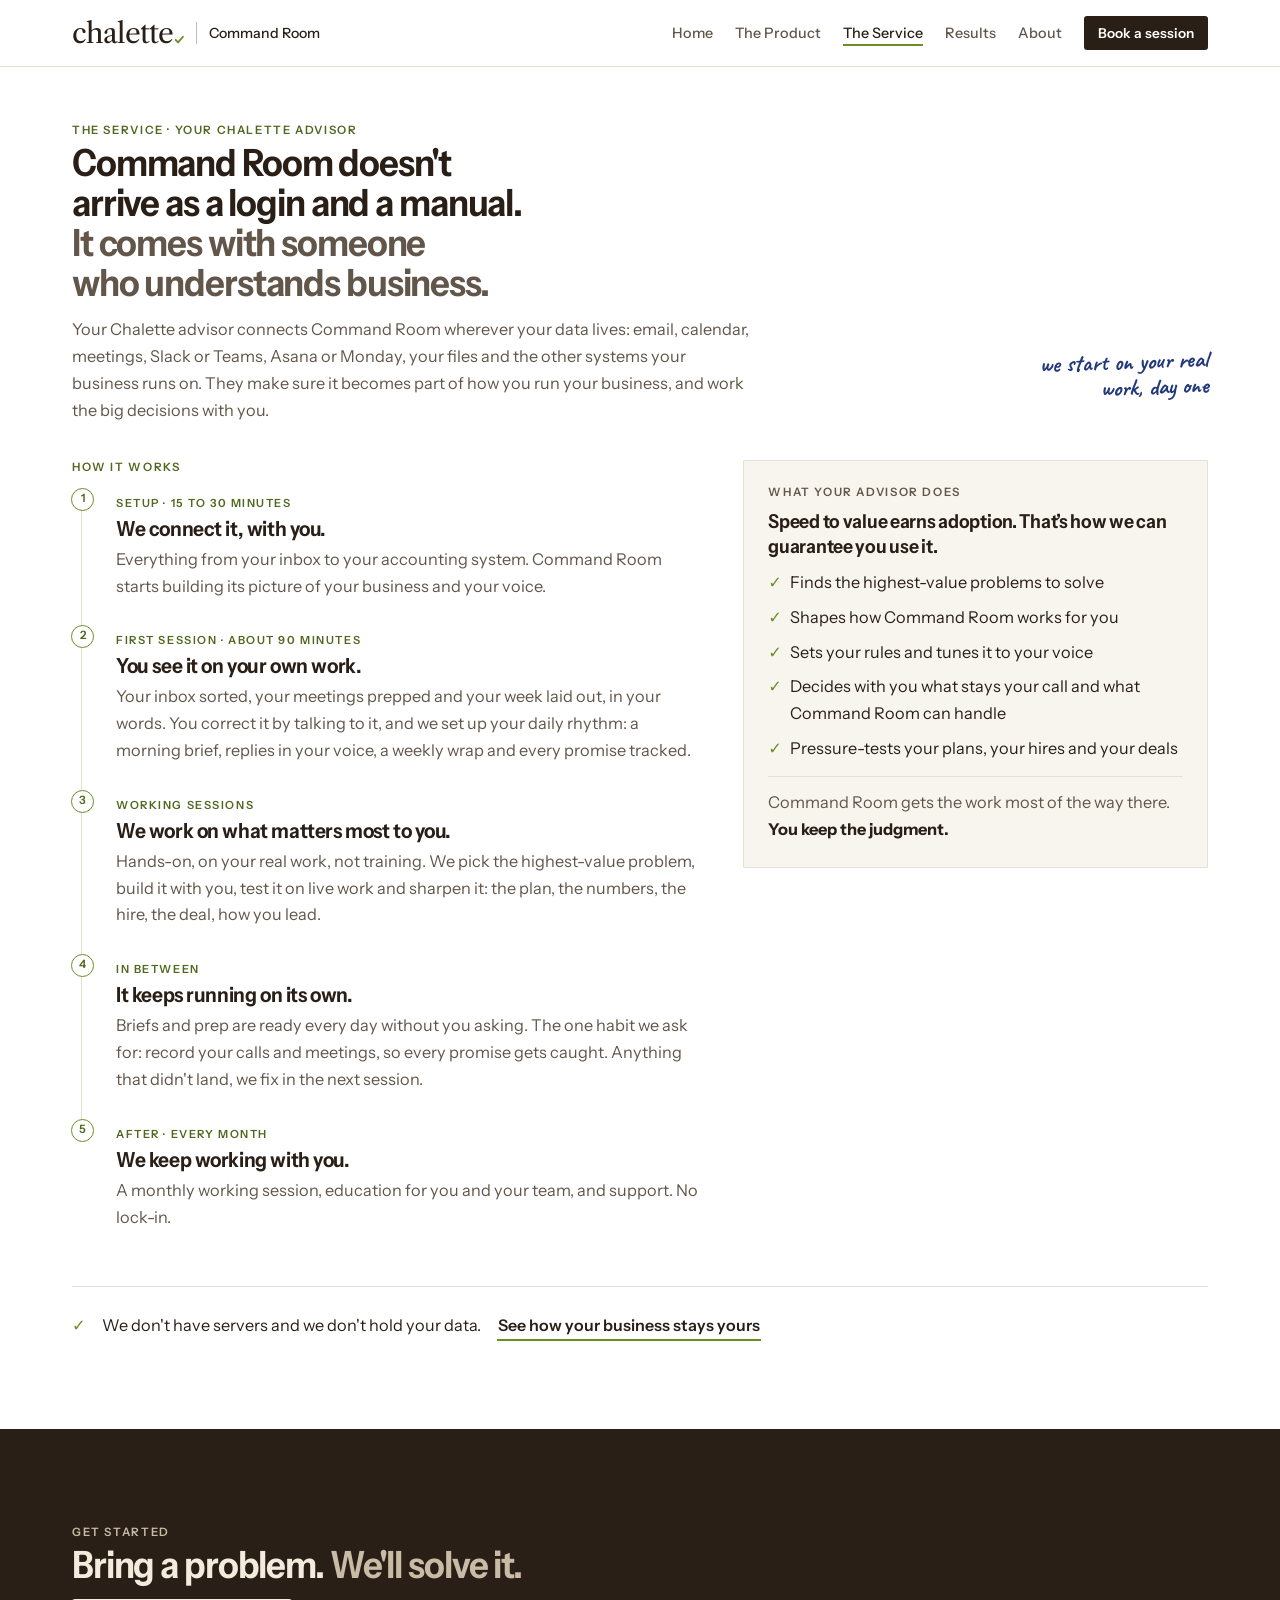
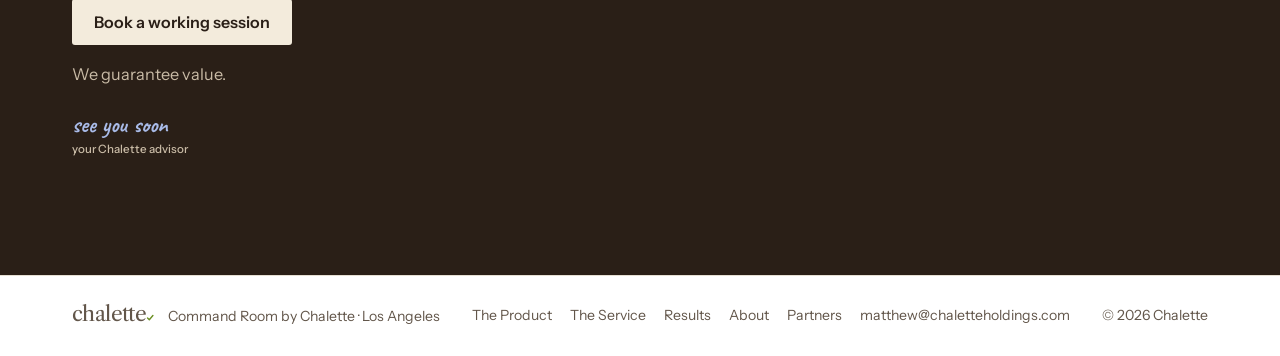
<file: working-sessions.html>
<!doctype html>
<html lang="en" data-pen="blue"><head><meta charset="utf-8"><meta name="viewport" content="width=device-width, initial-scale=1">
<title>Working sessions · Chalette</title>
<meta name="description" content="Your Chalette advisor sets Command Room up with you in 15 to 30 minutes, works on what matters most to you, and keeps working with you every month.">
<meta property="og:type" content="website"><meta property="og:site_name" content="Chalette">
<meta property="og:title" content="Working sessions · Chalette">
<meta property="og:description" content="Your Chalette advisor sets Command Room up with you in 15 to 30 minutes, works on what matters most to you, and keeps working with you every month.">
<meta property="og:image" content="https://chaletteholdings.com/share.png"><meta property="og:url" content="https://chaletteholdings.com/working-sessions"><link rel="canonical" href="https://chaletteholdings.com/working-sessions"><meta name="twitter:card" content="summary_large_image">
<meta name="theme-color" content="#2a1f17">
<link rel="icon" href="data:image/svg+xml,%3Csvg xmlns='http://www.w3.org/2000/svg' viewBox='0 0 64 64'%3E%3Crect width='64' height='64' rx='12' fill='%232a1f17'/%3E%3Ctext x='11' y='47' font-family='Georgia,serif' font-size='46' fill='%23f3ebdc'%3Ec%3C/text%3E%3Cpath d='M38 41l6 7 12-18' fill='none' stroke='%23a9b67c' stroke-width='5.5' stroke-linecap='round' stroke-linejoin='round'/%3E%3C/svg%3E">
<link rel="stylesheet" href="https://fonts.googleapis.com/css2?family=Libre+Caslon+Text:wght@400;700&family=Instrument+Sans:wdth,wght@75..100,400..700&family=Caveat:wght@700&display=swap">
<style>
/* Chalette homepage, built from the design system: white page, brown ink, olive for Command Room's marks,
   a pen colour for people's notes (copper, burnt orange or blue: switch at the top). Flat sheets, hairline edges. */
:root{--white:#ffffff;--paper:#ffffff;--sheet:#f8f5ef;--rule:#e6dfd3;--ink:#2a1f17;--soft:#62564a;--olive:#50681f;--mark:#6b8f23;--olived:#a9b67c;
 --stage:#2a1f17;--stage-ink:#f3ebdc;--stage-soft:#c9bba6;
 --pen:#22397a;--pend:#a9bbe8;
 --logo:"Libre Caslon Text",Georgia,serif;--sans:"Instrument Sans","Segoe UI",system-ui,sans-serif;--hand:Caveat,"Segoe Print",cursive;color-scheme:light}
:root[data-pen="burnt"]{--pen:#ae521d;--pend:#eeac74}
:root[data-pen="copper"]{--pen:#a54b1c;--pend:#eba878}
*{box-sizing:border-box}
html{scroll-behavior:smooth}
body{margin:0;background:var(--white);color:var(--ink);font:16.3px/1.65 var(--sans)}
.w{max-width:1200px;margin:0 auto;padding-inline:32px}
a{color:inherit}
.wm{font-family:var(--logo);font-weight:400;letter-spacing:-.03em;line-height:1;display:inline-flex;align-items:baseline;white-space:nowrap;color:inherit;text-decoration:none}
.wm svg{width:.31em;height:.26em;margin-left:.06em;overflow:visible;flex:none}.wm path{fill:none;stroke:var(--tk,var(--mark));stroke-width:2.6;stroke-linecap:round;stroke-linejoin:round}
.lab{font:600 .72rem var(--sans);letter-spacing:.14em;text-transform:uppercase;color:var(--olive)}
.sheet .lab{color:var(--soft)}
.hand{font:700 1.45rem/1.1 var(--hand);color:var(--pen)}
.hand small{display:block;font:500 .72rem var(--sans);color:var(--soft);margin-top:4px}
.ledger{border-bottom:3px double var(--mark);padding-bottom:1px}
.btn{display:inline-block;font:600 1rem var(--sans);padding:13px 22px;border-radius:3px;background:var(--ink);color:var(--white);text-decoration:none;border:0}
.lnk{font:600 1rem var(--sans);text-decoration:none;border-bottom:2px solid var(--mark);padding:4px 1px}
.btn:focus-visible,.lnk:focus-visible,.sw button:focus-visible,summary:focus-visible{outline:2px solid var(--olive);outline-offset:2px}

/* version switch (review only) */
.sw{background:var(--ink);color:var(--stage-ink);font:500 .85rem var(--sans)}
.sw .w{display:flex;flex-wrap:wrap;align-items:center;gap:10px 16px;padding-block:9px}
.sw button{font:600 .82rem var(--sans);background:transparent;color:var(--stage-ink);border:1px solid rgba(243,235,220,.4);padding:6px 12px;border-radius:2px;cursor:pointer;display:inline-flex;align-items:center;gap:8px}
.sw button i{width:12px;height:12px;display:inline-block}
.sw button[aria-pressed="true"]{background:var(--stage-ink);color:var(--ink)}
.sw span.n{color:var(--stage-soft)}

/* header */
header.top{border-bottom:1px solid var(--rule)}
header.top .w{display:flex;justify-content:space-between;align-items:center;gap:20px;padding-block:16px}
.lk{display:flex;align-items:center;gap:12px}.lk .bar{width:1px;height:22px;background:var(--ink);opacity:.3}.lk .s{font:500 .88rem var(--sans)}
header nav{display:flex;align-items:center;gap:22px;font:500 .9rem var(--sans);color:var(--soft)}
header nav a{text-decoration:none}
header nav .btn{font-size:.85rem;padding:9px 14px;color:var(--white)}

/* type */
h1{font:650 3.3rem/1.03 var(--sans);font-stretch:92%;letter-spacing:-.035em;margin:52px 0 14px;max-width:22ch;text-wrap:balance}
h1 em,h2 em{font-style:normal;color:var(--soft)}
h2{font:650 2.35rem/1.06 var(--sans);font-stretch:92%;letter-spacing:-.03em;margin:6px 0 14px;max-width:22ch;text-wrap:balance}
h3{font:600 1.15rem/1.3 var(--sans);letter-spacing:-.015em;margin:0 0 6px}
.sub{color:var(--soft);font-size:1.12rem;max-width:58ch;margin:0 0 28px}
.intro{color:var(--soft);max-width:62ch;margin:0}
section.s{padding-block:88px;border-top:1px solid var(--rule)}
.shead{display:grid;grid-template-columns:1fr auto;gap:24px;align-items:end;margin-bottom:36px}
.shead .hand{text-align:right;max-width:20ch;transform:rotate(-2deg)}

/* hero extras */
.cta{display:flex;flex-wrap:wrap;align-items:center;gap:14px 24px;margin:24px 0 0}
.cta .g{color:var(--soft);font-size:.95rem;display:flex;align-items:center;gap:8px}
.cta .g b{color:var(--mark);font-size:1.05rem}
.hero-note{display:flex;justify-content:flex-end;margin:-6px 0 0}

/* sheets */
.sheet{background:var(--sheet);border:1px solid var(--rule);border-radius:1px;padding:24px}
.cols3{display:grid;grid-template-columns:repeat(3,1fr);gap:16px}
.cols2{display:grid;grid-template-columns:1fr 1fr;gap:16px}
ul.dash{list-style:none;margin:12px 0 0;padding:0;display:grid;gap:8px}
ul.dash li{padding-left:20px;position:relative}
ul.dash li::before{content:"";position:absolute;left:0;top:.8em;width:10px;height:1px;background:var(--soft)}
ul.ticks{list-style:none;margin:12px 0 0;padding:0;display:grid;gap:8px}
ul.ticks li{padding-left:22px;position:relative}
ul.ticks li::before{content:"\2713";position:absolute;left:0;top:0;color:var(--mark);font-weight:700}
.route.us{background:var(--white);border:1px solid var(--ink)}
.route .who{font:600 .72rem var(--sans);letter-spacing:.14em;text-transform:uppercase;color:var(--soft);margin-bottom:4px}
.route.us .who{color:var(--olive)}
.three{display:grid;grid-template-columns:repeat(3,1fr);gap:28px;margin-top:40px;border-top:1px solid var(--rule);padding-top:28px}
.three p{margin:0;color:var(--soft)}

/* comparison checklist */
.cmpwrap{overflow-x:auto;border:1px solid var(--rule);background:var(--white)}
.cmp{width:100%;min-width:640px;border-collapse:collapse;font-size:.95rem}
.cmp th,.cmp td{padding:13px 16px;border-bottom:1px solid var(--rule);text-align:left;vertical-align:middle}
.cmp thead th{font:600 1rem/1.25 var(--sans);letter-spacing:-.01em;background:var(--sheet);vertical-align:bottom;width:20%}
.cmp thead th:first-child{width:40%}
.cmp thead th small{display:block;font:500 .72rem var(--sans);letter-spacing:.1em;text-transform:uppercase;color:var(--soft);margin-top:4px}
.cmp tbody th{font-weight:500;color:var(--ink)}
.cmp tbody tr:last-child th,.cmp tbody tr:last-child td{border-bottom:0}
.cmp td b{display:inline-block;width:1.3em;font-size:1.05rem}
.cmp td span{font-size:.88rem}
.cmp td.y{color:var(--ink)}.cmp td.y b{color:var(--mark)}
.cmp td.m,.cmp td.x,.cmp td.x b{color:var(--soft)}
.cmp .us{background:var(--sheet);border-left:2px solid var(--ink);border-right:2px solid var(--ink)}
.cmp thead th.us{background:var(--ink);color:var(--white);border-color:var(--ink)}
.cmp thead th.us small{color:var(--stage-soft)}
.cmp td.us span{font-weight:600}
.cmp tbody tr:last-child td.us{border-bottom:2px solid var(--ink)}
.sr{position:absolute;width:1px;height:1px;overflow:hidden;clip:rect(0 0 0 0)}
.cmpwrap:focus-visible{outline:2px solid var(--olive);outline-offset:2px}
.cmp .rowsub{display:block;font-size:.82rem;color:var(--soft);font-weight:400;margin-top:2px}
.cmpnote{margin:10px 0 0;font-size:.82rem;color:var(--soft)}

/* product / service tabs */
.tabs{display:grid;grid-template-columns:1fr 1fr;border-bottom:1px solid var(--rule);margin:28px 0 0}
.tabs button{font:650 1.35rem/1.15 var(--sans);font-stretch:92%;letter-spacing:-.02em;text-align:left;background:transparent;border:0;border-bottom:3px solid transparent;margin-bottom:-1px;padding:16px 4px 14px;color:var(--soft);cursor:pointer}
.tabs button small{display:block;font:600 .72rem var(--sans);font-stretch:100%;letter-spacing:.14em;text-transform:uppercase;margin-top:4px;color:var(--soft)}
.tabs button[aria-selected="true"]{color:var(--ink);border-bottom-color:var(--ink)}
.tabs button[aria-selected="true"] small{color:var(--olive)}
.tabs button:hover{color:var(--ink)}
.tabs button:focus-visible,.panel:focus-visible{outline:2px solid var(--olive);outline-offset:2px}
.panel{padding-top:44px}
.panel .split{height:1px;background:var(--rule);margin:72px 0}

/* the product page: a ladder from assistant to strategic advisor */
.ladder{border-bottom:1px solid var(--rule)}
.rung{display:grid;grid-template-columns:1fr 1.05fr;gap:44px;padding:44px 0;border-top:1px solid var(--rule);align-items:start}
.rung .step{font:600 .72rem var(--sans);letter-spacing:.14em;text-transform:uppercase;color:var(--olive)}
.rung h3{font:650 1.7rem/1.12 var(--sans);font-stretch:92%;letter-spacing:-.025em;margin:6px 0 10px}
.rung .rt p{color:var(--soft);margin:0;max-width:46ch}
.rung .rt ul.ticks{margin-top:14px}
.rung .next{margin-top:18px!important;color:var(--ink)!important}
.rung .next .lnk{margin-left:6px;font-size:.95rem}
.doc td.grp{font:600 .66rem var(--sans);letter-spacing:.14em;text-transform:uppercase;color:var(--olive);padding-top:10px}
.doc td:first-child{color:var(--soft)}
.doc td b{color:var(--ink)}
@media (max-width:900px){.rung{grid-template-columns:1fr;gap:18px;padding:32px 0}.rung h3{font-size:1.45rem}}

/* the service page: how it works, and what the advisor does */
.svc{display:grid;grid-template-columns:1.35fr 1fr;gap:44px;align-items:start}
.svc-side{display:grid;gap:16px;position:sticky;top:24px}
ol.flow{list-style:none;margin:14px 0 0;padding:0;counter-reset:fl}
ol.flow li{position:relative;padding:0 0 26px 34px;border-left:1px solid var(--rule);margin-left:9px}
ol.flow li:last-child{border-left-color:transparent;padding-bottom:0}
ol.flow li::before{counter-increment:fl;content:counter(fl);position:absolute;left:-11px;top:0;width:21px;height:21px;border-radius:50%;background:var(--white);border:1.5px solid var(--mark);color:var(--olive);font:600 .72rem/19px var(--sans);text-align:center}
ol.flow .when{font:600 .7rem var(--sans);letter-spacing:.14em;text-transform:uppercase;color:var(--olive)}
ol.flow h3{margin:2px 0 4px;font:650 1.3rem/1.2 var(--sans);font-stretch:92%;letter-spacing:-.02em}
ol.flow p{margin:0;color:var(--soft);max-width:54ch}
.svc-side .adv .lead{margin:10px 0 4px;font:650 1.2rem/1.3 var(--sans);font-stretch:92%;letter-spacing:-.015em;color:var(--ink)}
.svc-side .adv ul.ticks{margin-top:10px}
.svc-side .keep{margin:14px 0 0;padding-top:12px;border-top:1px solid var(--rule);color:var(--soft)}
.svc-side .keep b{color:var(--ink)}
.pkg{background:var(--stage);color:var(--stage-ink);padding:24px 26px;display:grid;gap:12px}
.pkg p{margin:0}
.pkg .big{font:650 1.45rem/1.15 var(--sans);font-stretch:92%;letter-spacing:-.025em}
.pkg .gt{display:flex;gap:10px;color:var(--stage-ink);font-weight:600}.pkg .gt b{color:var(--olived)}
.pkg .hand{color:var(--pend)}
.pkg .why{color:var(--stage-soft);border-top:1px solid rgba(255,255,255,.14);padding-top:12px}
@media (max-width:900px){.svc{grid-template-columns:1fr}.svc-side{position:static}}

/* results: quotes and stories */
.quotes{display:grid;grid-template-columns:repeat(3,1fr);gap:16px}
.quotes .q:first-child{grid-column:span 2}.quotes .q:first-child blockquote{font-size:1.7rem}
.q{margin:0;background:var(--white);border:1px solid var(--rule);border-top:3px solid var(--mark);padding:22px 22px 18px;display:flex;flex-direction:column;justify-content:space-between;gap:16px}
.q blockquote{margin:0;font:650 1.25rem/1.25 var(--sans);font-stretch:92%;letter-spacing:-.015em;color:var(--ink)}
.q figcaption{font:600 .72rem var(--sans);letter-spacing:.12em;text-transform:uppercase;color:var(--soft)}
.story .res{color:var(--ink)!important;font-weight:600;border-top:1px solid var(--rule);padding-top:10px}
@media (max-width:900px){.quotes{grid-template-columns:1fr}.quotes .q:first-child{grid-column:auto}.quotes .q:first-child blockquote{font-size:1.25rem}}

/* asks and documents */
.asks{display:grid;grid-template-columns:repeat(2,1fr);gap:16px}
.ask{display:grid;gap:10px;align-content:start}
.ask .q{font:650 1.25rem/1.2 var(--sans);font-stretch:92%;letter-spacing:-.02em}
.ask .q::before{content:"You ask: ";font:600 .72rem var(--sans);letter-spacing:.14em;text-transform:uppercase;color:var(--soft);display:block;font-stretch:100%;margin-bottom:2px}
.doc{background:var(--white);border:1px solid var(--rule);padding:16px 18px;font-size:.92rem;line-height:1.55}
.doc .meta{font:600 .66rem var(--sans);letter-spacing:.14em;text-transform:uppercase;color:var(--soft);margin-bottom:4px}
.doc h4{margin:0 0 6px;font:600 1rem/1.3 var(--sans)}
.doc ol,.doc ul{margin:0;padding-left:18px}
.doc .tk{color:var(--olive);font-weight:600;margin-top:8px}
.doc .memo{display:grid;grid-template-columns:auto 1fr;gap:1px 12px;font-size:.8rem;color:var(--soft);border-bottom:1px solid var(--ink);padding-bottom:6px;margin-bottom:8px}
.doc .memo b{color:var(--ink);font-weight:600}
.doc .voice{border-left:2px solid var(--ink);padding-left:10px}
.doc table{width:100%;border-collapse:collapse;font-variant-numeric:tabular-nums}
.doc td{padding:3px 0;border-bottom:1px solid var(--rule)}.doc td.num{text-align:right}

/* sessions */
.steps{display:grid;grid-template-columns:repeat(3,1fr);gap:16px;counter-reset:st}
.steps .sheet .lab{display:block;margin-bottom:6px}
.steps p{margin:0;color:var(--soft)}
.promise{margin-top:24px;display:grid;grid-template-columns:1.3fr 1fr;gap:16px;align-items:stretch}
.promise .big{font:650 1.9rem/1.1 var(--sans);font-stretch:92%;letter-spacing:-.03em;margin:0}
.promise .dark{background:var(--stage);color:var(--stage-ink);padding:28px;display:flex;flex-direction:column;justify-content:space-between;gap:16px}
.promise .dark p{margin:0;color:var(--stage-soft)}
.promise .dark .gt{color:var(--stage-ink);font:600 1.05rem var(--sans);display:flex;gap:10px}
.promise .dark .gt b{color:var(--olived)}
.promise .dark .hand{color:var(--pend)}

/* stories */
.stories{display:grid;grid-template-columns:repeat(3,1fr);gap:16px}
.story .lab{display:block;margin-bottom:8px}
.story p{margin:0 0 10px;color:var(--soft)}
.story .flag{font:600 .7rem var(--sans);letter-spacing:.08em;text-transform:uppercase;color:var(--ink);border:1px dashed var(--soft);padding:3px 7px;display:inline-block}

/* questions */
.faq{max-width:820px}
details{border-top:1px solid var(--rule);padding:18px 0}
details:last-child{border-bottom:1px solid var(--rule)}
summary{cursor:pointer;font:600 1.1rem/1.35 var(--sans);letter-spacing:-.01em;list-style:none;display:flex;justify-content:space-between;gap:16px}
summary::-webkit-details-marker{display:none}
summary::after{content:"+";color:var(--mark);font-weight:600}
details[open] summary::after{content:"\2212"}
details p{margin:10px 0 0;color:var(--soft);max-width:66ch}


/* hero proof and film */
.hq{margin:30px 0 0;display:flex;flex-wrap:wrap;align-items:baseline;gap:6px 18px;padding-top:18px;border-top:1px solid var(--rule)}
.hq blockquote{margin:0;font:600 1.25rem/1.3 var(--sans);letter-spacing:-.01em}
.hq figcaption{font:600 .72rem var(--sans);letter-spacing:.14em;text-transform:uppercase;color:var(--soft)}
.hq a{margin-left:auto}

/* prices in the getting-started box */
.pkg .price{display:flex;flex-wrap:wrap;align-items:baseline;gap:4px 12px;color:var(--stage-ink)}
.pkg .price b{font:650 2rem/1 var(--sans);font-stretch:92%;letter-spacing:-.03em}
.pkg .price span{color:var(--stage-soft)}
.pkg .after{color:var(--stage-soft);font-size:.95rem}
.pkg .gt span small{display:block;font-weight:400;color:var(--stage-soft);margin-top:4px}

/* what stays yours */
.trust{margin-top:72px;display:grid;grid-template-columns:1fr 1.35fr;gap:44px;align-items:start;border-top:1px solid var(--rule);padding-top:56px}
.trust h2{margin-top:6px}
.trust .sheet{padding:8px 26px}
.trust .lr{display:grid;grid-template-columns:26px 1fr;gap:10px;padding:14px 0;border-top:1px solid var(--rule)}
.trust .lr:first-child{border-top:0}
.trust .lr b{color:var(--mark)}
.trust .lr span small{display:block;color:var(--soft);font-size:.92rem;margin-top:2px}

/* about and partners */
.founder{display:grid;grid-template-columns:1fr 1.2fr;gap:44px;align-items:start;margin-top:8px}
.founder blockquote{margin:0;font:650 1.6rem/1.25 var(--sans);font-stretch:92%;letter-spacing:-.02em}
.founder .who{margin-top:14px;font:600 .72rem var(--sans);letter-spacing:.14em;text-transform:uppercase;color:var(--soft)}
.team{list-style:none;margin:10px 0 0;padding:0}
.team li{display:grid;grid-template-columns:1fr auto;gap:12px;padding:12px 0;border-top:1px solid var(--rule)}
.team li span{color:var(--soft)}
.facts{margin-top:44px}
.partner-cta{margin-top:36px;display:flex;flex-wrap:wrap;align-items:center;gap:14px 24px}

/* the product page: how it differs from a chat assistant */
.memory{margin-top:72px;border-top:1px solid var(--rule);padding-top:56px}
.mem-grid{display:grid;grid-template-columns:1.45fr 1fr;gap:32px;align-items:start}
.vs{border:1px solid var(--rule);background:var(--white)}
.vs-head,.vs-row{display:grid;grid-template-columns:24% 34% 42%}
.vs-head span{padding:12px 14px;font:600 .72rem var(--sans);letter-spacing:.12em;text-transform:uppercase;color:var(--soft);background:var(--sheet)}
.vs-head span.cr{background:var(--ink);color:var(--white)}
.vs-row{border-top:1px solid var(--rule)}
.vs-row>*{padding:12px 14px}
.vs-row b{font-weight:600}
.vs-row .ch{color:var(--soft)}
.vs-row .cr{background:var(--sheet);border-left:2px solid var(--ink)}
.record{position:sticky;top:24px}
.record .sub2{margin:0 0 6px;color:var(--soft)}
.record td{padding:5px 10px 5px 0;vertical-align:top}
.record .src{display:block;font-size:.8rem;color:var(--olive)}
@media (max-width:900px){
 .mem-grid{grid-template-columns:1fr}
 .record{position:static}
 .vs-head{display:none}
 .vs-row{grid-template-columns:1fr}
 .vs-row>*{padding:8px 14px}
 .vs-row b{padding-top:14px}
 .vs-row .ch::before,.vs-row .cr::before{content:attr(data-k);display:block;font:600 .66rem var(--sans);letter-spacing:.12em;text-transform:uppercase;color:var(--soft);margin-bottom:2px}
 .vs-row .cr{border-left:0;border-top:1px solid var(--rule)}
}

/* home: what an AI strategy is */
.strat .sheet{display:flex;flex-direction:column;gap:6px}
.strat .n{display:inline-grid;place-items:center;width:24px;height:24px;border-radius:50%;border:1.5px solid var(--mark);color:var(--olive);font:600 .75rem/1 var(--sans)}
.strat h3{margin:6px 0 0;font:650 1.2rem/1.25 var(--sans);font-stretch:92%;letter-spacing:-.015em}
.strat p{margin:0;color:var(--soft)}
.strat-end{margin:28px 0 0;font:650 1.35rem/1.3 var(--sans);font-stretch:92%;letter-spacing:-.015em;max-width:40ch}

/* security page, and the line that points there from The Service */
.sec-grid{display:grid;grid-template-columns:1.1fr 1fr;gap:44px;align-items:start}
.trust-sheet{padding:8px 26px}
.trust-sheet .lr{display:grid;grid-template-columns:26px 1fr;gap:10px;padding:14px 0;border-top:1px solid var(--rule)}
.trust-sheet .lr:first-child{border-top:0}
.trust-sheet .lr b{color:var(--mark)}
.trust-sheet .lr span small{display:block;color:var(--soft);font-size:.92rem;margin-top:2px}
.sec-grid .faq{max-width:none}
.secline{margin:56px 0 0;padding-top:24px;border-top:1px solid var(--rule);display:flex;flex-wrap:wrap;align-items:baseline;gap:8px 16px}
.secline b{color:var(--mark)}
.founder .story{margin:18px 0 0;color:var(--soft);max-width:46ch}
.principles{gap:12px}.principles li{font-size:1.02rem}
@media (max-width:900px){.sec-grid{grid-template-columns:1fr;gap:28px}}

/* footer */
footer{border-top:1px solid var(--rule)}
footer .w{display:grid;grid-template-columns:auto 1fr auto;gap:12px 32px;align-items:center}
footer .f1{display:flex;align-items:baseline;gap:14px;flex-wrap:wrap}
footer nav{display:flex;flex-wrap:wrap;gap:6px 18px;justify-content:center}
footer nav a{text-decoration:none}
footer nav a:hover{text-decoration:underline;text-decoration-color:var(--mark)}
@media (max-width:900px){.trust,.founder{grid-template-columns:1fr;gap:24px}footer .w{grid-template-columns:1fr}footer nav{justify-content:flex-start}.hq a{margin-left:0}}

/* the comparison on a phone: symbols only, short column names */
@media (max-width:640px){
 .cmp{min-width:0;font-size:.85rem}
 .cmp th,.cmp td{padding:10px 6px}
 .cmp thead th:first-child{width:46%}
 .cmp thead th[data-short]{font-size:0;width:18%;text-align:center}
 .cmp thead th[data-short]::before{content:attr(data-short);font:600 .78rem/1.2 var(--sans)}
 .cmp thead th[data-short] small{display:none}
 .cmp td{text-align:center}
 .cmp td span{display:none}
 .cmp td b{width:auto}
}

/* closing */
.closing{background:var(--stage);color:var(--stage-ink);padding-block:96px}
.closing h2{color:var(--stage-ink);max-width:20ch}
.closing h2 em{color:var(--stage-soft)}
.closing .btn{background:var(--stage-ink);color:var(--ink)}
.closing .g{color:var(--stage-soft);margin-top:16px}
.closing .hand{color:var(--pend);margin-top:24px}
footer{padding-block:28px;font-size:.88rem;color:var(--soft)}
footer .w{display:flex;flex-wrap:wrap;justify-content:space-between;gap:12px;align-items:center}
.proto{font-size:.8rem;color:var(--soft)}

/* --- hero animation (from hero v6) --- */
.stage{position:relative;height:540px;border-radius:2px;overflow:hidden;background:var(--stage);color:var(--stage-ink)}
.stage *{box-sizing:border-box}
.stage.still *{transition:none!important}
/* caption, always top left */
.stage .hcap{position:absolute;left:5%;top:10%;width:34%;transition:opacity .7s ease}
.stage .hcap.swap{opacity:0}
.stage .hcap .k{display:none}
.stage .hcap h2{margin:6px 0 0;font:650 1.95rem/1.1 var(--sans);text-wrap:balance;font-stretch:92%;letter-spacing:-.03em;color:var(--stage-ink)}
.stage .hcap p{margin:12px 0 0;color:var(--stage-soft);font-size:1rem;line-height:1.5;max-width:32ch}
.stage .prog{position:absolute;left:5%;bottom:6%;display:flex;align-items:center;gap:2px;z-index:3;touch-action:none;user-select:none}
.stage .prog button{appearance:none;background:none;border:0;margin:0;cursor:pointer;color:var(--stage-soft);font:600 .95rem/1 var(--sans)}
.stage .prog .seg{padding:14px 3px}
.stage .prog .nav{padding:8px 9px;min-width:34px}
.stage .prog .nav:hover,.stage .prog .nav:focus-visible{color:var(--stage-ink)}
.stage .prog button:focus-visible{outline:2px solid var(--olived);outline-offset:2px}
.stage .prog .seg:hover i{background:rgba(243,235,220,.45)}
.stage .prog i{display:block;width:34px;height:3px;background:rgba(243,235,220,.22);position:relative;overflow:hidden}
.stage .prog i::after{content:"";position:absolute;inset:0;background:var(--stage-ink);transform:scaleX(0);transform-origin:left}
.stage .prog i.on::after{transform:scaleX(1);transition:transform var(--d,4s) linear}
.stage .prog i.past::after{transform:scaleX(1)}
.stage.paused .prog i.on::after{transform:scaleX(1);transition:none}
/* scenes share the right side; only the current one shows, with a slow fade */
.stage .sc{position:absolute;left:43%;right:4%;top:8%;bottom:9%;opacity:0;visibility:hidden;transition:opacity 1.1s ease,visibility 0s linear 1.1s}
.stage[data-s="1"] .sc1,.stage[data-s="2"] .sc2,.stage[data-s="3"] .sc3,.stage[data-s="4"] .sc4,.stage[data-s="5"] .scw,.stage[data-s="6"] .sc5{opacity:1;visibility:visible;transition:opacity 1.1s ease .9s,visibility 0s}
.stage .lab{font:600 .64rem var(--sans);letter-spacing:.14em;text-transform:uppercase;color:var(--stage-soft)}
.stage .card{position:absolute;width:31%;background:var(--sheet);color:var(--ink);border:1px solid var(--rule);border-radius:1px;padding:7px 9px;font-size:.74rem;line-height:1.3;box-shadow:0 1px 0 rgba(0,0,0,.35)}
.stage .card b{display:block;font-weight:600;font-size:.78rem;white-space:nowrap;overflow:hidden;text-overflow:ellipsis}
.stage .card span{color:var(--soft);white-space:nowrap;overflow:hidden;text-overflow:ellipsis;display:block}
.stage .card i{font-style:normal}

/* 1 · order to the chaos: cards scattered, then sorted into three columns */
.stage .sc1 .card{left:var(--cx);top:var(--cy);transform:rotate(var(--cr));opacity:0;transition:opacity .6s ease,left 1.5s cubic-bezier(.3,.7,.2,1),top 1.5s cubic-bezier(.3,.7,.2,1),transform 1.5s cubic-bezier(.3,.7,.2,1)}
.stage[data-s="1"] .sc1 .card{opacity:1;transition-delay:calc(var(--i)*.18s + 1s),0s,0s,0s}
.stage[data-s="1"][data-o="1"] .sc1 .card{left:var(--ox);top:var(--oy);transform:none;transition-delay:0s,calc(var(--i)*.07s),calc(var(--i)*.07s),calc(var(--i)*.07s)}
.stage .sc1 .col{position:absolute;top:2%;width:31%;font:600 .7rem var(--sans);letter-spacing:.12em;text-transform:uppercase;border-bottom:1px solid var(--stage-rule);padding-bottom:6px;opacity:0;transition:opacity .8s ease}
.stage .sc1 .col.c1{left:0;color:var(--olived)}.stage .sc1 .col.c2{left:34.5%;color:var(--stage-ink)}.stage .sc1 .col.c3{left:69%;color:var(--stage-soft)}
.stage[data-s="1"][data-o="1"] .sc1 .col{opacity:1;transition-delay:1.2s}
.stage[data-s="1"][data-o="1"] .sc1 .card.h b::before{content:"\2713  ";color:var(--mark)}

/* 2 · it handles your day: a Monday, ticked off one item at a time */
.stage .sc2 .day{position:absolute;left:2%;right:2%;top:50%;transform:translateY(-50%);background:var(--sheet);color:var(--ink);border:1px solid var(--rule);border-radius:1px;padding:18px 22px}
.stage .sc2 .day .lab{color:var(--soft)}
.stage .sc2 .day h3{margin:2px 0 10px;font:600 1.15rem var(--sans)}
.stage .sc2 .row{display:grid;grid-template-columns:3.6em 1fr auto;gap:12px;align-items:center;padding:9px 0;border-top:1px solid var(--rule);font-size:.92rem;opacity:0;transform:translateY(6px);transition:opacity .7s ease,transform .7s ease}
.stage .sc2 .row time{font-variant-numeric:tabular-nums;color:var(--soft);font-size:.82rem}
.stage .sc2 .row .ok{color:var(--mark);font-weight:700;opacity:0;transition:opacity .5s ease}
.stage[data-s="2"] .sc2 .row{opacity:1;transform:none;transition-delay:calc(var(--i)*1.05s + 1.2s)}
.stage[data-s="2"] .sc2 .row .ok{opacity:1;transition-delay:calc(var(--i)*1.05s + 1.75s)}

/* 3 · it learns your business: the map connects, then real facts appear */
.stage .sc3 svg{position:absolute;inset:0;width:100%;height:100%;overflow:visible}
.stage .sc3 line{stroke:rgba(243,235,220,.4);stroke-width:1;vector-effect:non-scaling-stroke;stroke-dasharray:var(--len,2000px);stroke-dashoffset:var(--len,2000px);transition:stroke-dashoffset 1.2s ease}
.stage[data-s="3"] .sc3 line{stroke-dashoffset:0;transition-delay:calc(var(--i)*.25s + 1.6s)}
.stage .sc3 .node{position:absolute;transform:translate(-50%,-50%);padding:7px 13px;border:1px solid rgba(243,235,220,.5);border-radius:1px;background:var(--stage);font:600 .82rem var(--sans);color:var(--stage-ink);white-space:nowrap;opacity:0;transition:opacity .7s ease}
.stage .sc3 .node.you{background:var(--stage-ink);color:var(--ink);border-color:var(--stage-ink)}
.stage[data-s="3"] .sc3 .node{opacity:1;transition-delay:calc(var(--i)*.25s + 1.1s)}
.stage .sc3 .fact{position:absolute;background:var(--sheet);color:var(--ink);border:1px solid var(--rule);border-radius:1px;padding:5px 9px;font-size:.74rem;line-height:1.3;white-space:nowrap;opacity:0;transform:translateY(4px);transition:opacity .7s ease,transform .7s ease}
.stage .sc3 .fact b{font-weight:600}
.stage[data-s="3"] .sc3 .fact{opacity:1;transform:none;transition-delay:calc(var(--i)*1.1s + 3.6s)}

/* 4 · it learns the things only you know: how you like things done, how you decide */
.stage .sc4 .know{position:absolute;left:2%;right:2%;top:50%;transform:translateY(-50%);background:var(--sheet);color:var(--ink);border:1px solid var(--rule);border-radius:1px;padding:18px 22px}
.stage .sc4 .know .lab{color:var(--soft)}
.stage .sc4 .know h3{margin:2px 0 8px;font:600 1.15rem var(--sans)}
.stage .sc4 .grp{font:600 .66rem var(--sans);letter-spacing:.14em;text-transform:uppercase;color:var(--olive);margin:12px 0 2px;opacity:0;transition:opacity .7s ease}
.stage .sc4 .kr{display:grid;grid-template-columns:44% 1fr auto;gap:12px;align-items:baseline;padding:8px 0;border-top:1px solid var(--rule);font-size:.92rem;opacity:0;transform:translateY(6px);transition:opacity .7s ease,transform .7s ease}
.stage .sc4 .kr span:first-child{color:var(--soft)}
.stage .sc4 .kr b{font-weight:600}
.stage .sc4 .kr .ok{color:var(--mark);font-weight:700;opacity:0;transition:opacity .5s ease}
.stage[data-s="4"] .sc4 .grp{opacity:1;transition-delay:calc(var(--i)*1.05s + 1.1s)}
.stage[data-s="4"] .sc4 .kr{opacity:1;transform:none;transition-delay:calc(var(--i)*1.05s + 1.2s)}
.stage[data-s="4"] .sc4 .kr .ok{opacity:1;transition-delay:calc(var(--i)*1.05s + 1.8s)}

/* 4 · one rule written in by hand, live, as you say it in the session */
.stage .sc4 .kr b.live{font:700 1.3rem/1 var(--hand);color:var(--pen);clip-path:inset(0 100% 0 0);transition:clip-path 1.8s cubic-bezier(.45,.1,.4,1)}
.stage[data-s="4"] .sc4 .kr b.live{clip-path:inset(0 0 0 0);transition-delay:5.9s}

/* 5 · the working session, live: the list, then the advisor's pen, then Command Room acting on it */
.stage .scw .ws{position:absolute;left:2%;right:2%;top:50%;transform:translateY(-50%);background:var(--sheet);color:var(--ink);border:1px solid var(--rule);border-radius:1px;padding:18px 22px}
.stage .scw .top{display:flex;justify-content:space-between;align-items:baseline;gap:12px}
.stage .scw .lab{color:var(--soft)}
.stage .scw .live{font:600 .64rem var(--sans);letter-spacing:.14em;text-transform:uppercase;color:var(--olive);white-space:nowrap}
.stage .scw .live::before{content:"";display:inline-block;width:7px;height:7px;border-radius:50%;background:var(--mark);margin-right:6px;vertical-align:1px}
.stage[data-s="5"] .scw .live::before{animation:wsdot 1.6s ease-in-out infinite}
@keyframes wsdot{50%{opacity:.25}}
.stage .scw h3{margin:2px 0 8px;font:600 1.15rem var(--sans)}
.stage .scw .r{position:relative;display:grid;grid-template-columns:1.4em 1fr auto;gap:10px;align-items:center;padding:9px 0;border-top:1px solid var(--rule);font-size:.92rem;opacity:0;transform:translateY(6px);transition:opacity .7s ease,transform .7s ease}
.stage .scw .r small{color:var(--soft);font-size:.8rem}
.stage .scw .r .n{color:var(--soft);font-variant-numeric:tabular-nums}
.stage[data-s="5"] .scw .r{opacity:1;transform:none;transition-delay:calc(var(--i)*.6s + 1.4s)}
.stage .scw .ring{position:absolute;left:calc(1.4em - 12px);top:-3px;width:calc(100% - 8.6em);height:calc(100% + 6px);overflow:visible;pointer-events:none}
.stage .scw .ring path{fill:none;stroke:var(--pen);stroke-width:2;stroke-linecap:round;vector-effect:non-scaling-stroke;stroke-dasharray:var(--len,2000px);stroke-dashoffset:var(--len,2000px);transition:stroke-dashoffset 1.1s cubic-bezier(.45,.1,.4,1)}
.stage[data-s="5"] .scw .ring path{stroke-dashoffset:0;transition-delay:3.7s}
.stage .scw .pen{font:700 1.35rem/1 var(--hand);color:var(--pen);white-space:nowrap;padding:2px 8px 4px 0;clip-path:inset(0 100% 0 0);transition:clip-path 1.3s cubic-bezier(.45,.1,.4,1)}
.stage[data-s="5"] .scw .r .pen{clip-path:inset(0 0 0 0);transition-delay:4.9s}
.stage .scw .pl{margin-top:12px}
.stage .scw .pl .pen{display:inline-block;font-size:1.55rem}
.stage[data-s="5"] .scw .pl .pen{clip-path:inset(0 0 0 0);transition-delay:6.7s;transition-duration:2s}
.stage .scw .pl small{display:block;font:500 .74rem var(--sans);color:var(--soft);margin-top:3px;opacity:0;transition:opacity .6s}
.stage[data-s="5"] .scw .pl small{opacity:1;transition-delay:8.8s}
.stage .scw .cr{margin-top:12px;padding-top:10px;border-top:1px solid var(--rule);font-weight:600;color:var(--olive);font-size:.9rem;opacity:0;transform:translateY(6px);transition:opacity .7s ease,transform .7s ease}
.stage[data-s="5"] .scw .cr{opacity:1;transform:none;transition-delay:9.9s}

/* 6 · that's strategic value: the brief, the decision, the advisor's pen */
.stage .sc5 .brief{position:absolute;left:6%;right:6%;top:50%;transform:translateY(-50%);background:var(--sheet);color:var(--ink);border:1px solid var(--rule);border-radius:1px;padding:22px 26px;font-size:.95rem;line-height:1.55}
.stage .sc5 .brief .lab{color:var(--soft)}
.stage .sc5 .brief h3{margin:3px 0 12px;font:600 1.15rem var(--sans)}
.stage .sc5 ol{margin:0;padding-left:20px;display:grid;gap:8px}
.stage .sc5 .lg{position:relative}
.stage .sc5 .lg::after{content:"";position:absolute;left:0;right:0;bottom:-4px;height:4px;border-top:1.5px solid var(--mark);border-bottom:1.5px solid var(--mark);transform:scaleX(0);transform-origin:left;transition:transform .9s ease}
.stage[data-s="6"] .sc5 .lg::after{transform:scaleX(1);transition-delay:1.8s}
.stage .sc5 .tk{margin-top:14px;font-weight:600;color:var(--olive);opacity:0;transition:opacity .7s ease}
.stage[data-s="6"] .sc5 .tk{opacity:1;transition-delay:2.8s}
.stage .sc5 .note{margin-top:16px;text-align:right}
.stage .sc5 .note b{display:inline-block;font:700 1.7rem/1.05 var(--hand);color:var(--pen);clip-path:inset(0 100% 0 0);transition:clip-path 2.2s cubic-bezier(.45,.1,.4,1)}
.stage .sc5 .note small{display:block;font:500 .74rem var(--sans);color:var(--soft);margin-top:4px;opacity:0;transition:opacity .6s}
.stage[data-s="6"] .sc5 .note b{clip-path:inset(0 0 0 0);transition-delay:3.9s}
.stage[data-s="6"] .sc5 .note small{opacity:1;transition-delay:6s}

/* 7 · the promise */
.stage .hend{position:absolute;inset:0;display:flex;flex-direction:column;align-items:center;justify-content:center;text-align:center;gap:16px;padding:0 10%;opacity:0;visibility:hidden;transition:opacity 1.1s ease,visibility 0s linear 1.1s}
.stage[data-s="7"] .hend{opacity:1;visibility:visible;transition:opacity 1.1s ease .9s,visibility 0s}
.stage[data-s="7"] .hcap{opacity:0}
.stage .hend .big{margin:0;font:650 2.7rem/1.08 var(--sans);font-stretch:92%;letter-spacing:-.035em;color:var(--stage-ink);text-wrap:balance}
.stage .hend .big span{color:var(--stage-soft)}
.stage .hend .g{margin:0;font:500 1.05rem var(--sans);color:var(--stage-ink)}
.stage .hend .g b{color:var(--olived);margin-right:8px}
.stage .hend .adv{margin:-6px 0 0;font:500 1.05rem var(--sans);color:var(--stage-soft)}
.stage .hend .wm{font:400 2rem/1 var(--logo);letter-spacing:-.03em;color:var(--stage-ink)}
.stage .hend .wm::after{content:"\2713";color:var(--olived);font:700 1.35rem var(--sans);margin-left:4px}

@media (max-width:900px){
 .cols3,.stories,.steps,.three{grid-template-columns:1fr}
 .asks,.cols2,.promise{grid-template-columns:1fr}
 header.top .w{flex-wrap:wrap;row-gap:12px}
 header nav{width:100%;flex-wrap:wrap;gap:8px 18px;font-size:.88rem}
 header nav .btn{margin-left:auto}
 h1{font-size:2.5rem}h2{font-size:1.9rem}
 .shead{grid-template-columns:1fr}.shead .hand{text-align:left;transform:none}
}
@media (max-width:640px){
 h1{font-size:2.15rem}
 .stage{height:720px}
 .stage .hcap{left:16px;right:16px;width:auto;top:22px}
 .stage .hcap h2{font-size:1.55rem}.stage .hcap p{font-size:.9rem}
 .stage .sc{left:16px;right:16px;top:210px;bottom:52px}
 .stage .card{width:32%;font-size:.66rem;padding:6px 7px}.stage .card b{font-size:.7rem;white-space:normal;line-height:1.2}.stage .card i{display:none}
 .stage .sc1 .col{font-size:.58rem;letter-spacing:.06em}
 .stage .sc2 .day{left:0;right:0;top:0;transform:none}.stage .sc2 .row{font-size:.82rem;grid-template-columns:3.2em 1fr auto;gap:8px}
 .stage .sc3 .node{font-size:.72rem;padding:5px 8px}.stage .sc3 .fact{font-size:.66rem;white-space:normal;max-width:46%}
 .stage .sc4 .know{left:0;right:0;top:0;transform:none;padding:14px 14px}.stage .sc4 .kr{grid-template-columns:1fr auto;gap:2px 8px;font-size:.84rem}.stage .sc4 .kr span:first-child{grid-column:1/-1;font-size:.76rem}
 .stage .scw .ws{left:0;right:0;top:0;transform:none;padding:14px 14px}.stage .scw .r{font-size:.82rem;gap:6px}.stage .scw .r small{display:none}.stage .scw .pen{font-size:1.15rem}.stage .scw .pl .pen{font-size:1.08rem}.stage .scw .cr{font-size:.8rem}
 .stage .sc5 .brief{left:0;right:0;top:0;transform:none;padding:16px 16px;font-size:.86rem}.stage .sc5 .note b{font-size:1.4rem}
 .stage .prog{left:10px;bottom:12px}.stage .prog i{width:24px}.stage .prog .seg{padding:14px 2px}.stage .prog .nav{min-width:30px;padding:8px 6px}
 .stage .hend .big{font-size:1.8rem}.stage .hend .g{font-size:.92rem}
}

@media (max-width:640px){
 .w{padding-inline:16px}
 h1{font-size:2.15rem;margin-top:32px}
 .sub{font-size:1rem}
 section.s{padding-block:60px}
 .lk .bar,.lk .s{display:none}
}
@media (prefers-reduced-motion: reduce){html{scroll-behavior:auto}.c,.n,.answer,.pc,.vc,.say{transition:none}}

/* multi-page */
header nav a[aria-current="page"]{color:var(--ink);text-decoration:underline;text-decoration-color:var(--mark);text-decoration-thickness:2px;text-underline-offset:6px}
section.s.first{border-top:0;padding-top:56px}
h1.ph{font:650 2.35rem/1.06 var(--sans);font-stretch:92%;letter-spacing:-.03em;margin:6px 0 14px;max-width:22ch;text-wrap:balance}
h1.ph em{font-style:normal;color:var(--soft)}
@media (max-width:900px){h1.ph{font-size:1.9rem}}
.teasers{display:grid;grid-template-columns:repeat(3,1fr);gap:16px}
.teaser{display:flex;flex-direction:column;gap:8px;text-decoration:none;color:var(--ink)}
.teaser p{margin:0;color:var(--soft)}
.teaser .go{margin-top:auto;font-weight:600;border-bottom:2px solid var(--mark);align-self:flex-start;padding-bottom:2px}
.teaser:hover .go{border-bottom-width:3px}
.teaser:focus-visible{outline:2px solid var(--olive);outline-offset:3px}
@media (max-width:900px){.teasers{grid-template-columns:1fr}}
</style></head><body>
<header class="top"><div class="w">
 <div class="lk"><a class="wm" href="index.html" style="font-size:1.75rem">chalette<svg viewBox="0 0 12 10" aria-hidden="true"><path d="M1 5.5 L4.3 8.8 L11 1"/></svg></a><span class="bar"></span><span class="s">Command Room</span></div>
 <nav><a href="index.html">Home</a><a href="command-room.html">The Product</a><a href="working-sessions.html" aria-current="page">The Service</a><a href="results.html">Results</a><a href="about.html">About</a><a class="btn" href="book.html">Book a session</a></nav>
</div></header>

<main>
<section class="s first" id="service"><div class="w">

 <div class="shead"><div><div class="lab">The Service &middot; your Chalette Advisor</div><h1 class="ph">Command Room doesn't arrive as a login and a manual. <em>It comes with someone who understands business.</em></h1>
 <p class="intro">Your Chalette advisor connects Command Room wherever your data lives: email, calendar, meetings, Slack or Teams, Asana or Monday, your files and the other systems your business runs on. They make sure it becomes part of how you run your business, and work the big decisions with you.</p></div>
 <p class="hand">we start on your real work, day one</p></div>

 <div class="svc">
  <div class="svc-steps">
   <div class="lab">How it works</div>
   <ol class="flow">
    <li><span class="when">Setup &middot; 15 to 30 minutes</span><h3>We connect it, with you.</h3><p>Everything from your inbox to your accounting system. Command Room starts building its picture of your business and your voice.</p></li>
    <li><span class="when">First session &middot; about 90 minutes</span><h3>You see it on your own work.</h3><p>Your inbox sorted, your meetings prepped and your week laid out, in your words. You correct it by talking to it, and we set up your daily rhythm: a morning brief, replies in your voice, a weekly wrap and every promise tracked.</p></li>
    <li><span class="when">Working sessions</span><h3>We work on what matters most to you.</h3><p>Hands-on, on your real work, not training. We pick the highest-value problem, build it with you, test it on live work and sharpen it: the plan, the numbers, the hire, the deal, how you lead.</p></li>
    <li><span class="when">In between</span><h3>It keeps running on its own.</h3><p>Briefs and prep are ready every day without you asking. The one habit we ask for: record your calls and meetings, so every promise gets caught. Anything that didn't land, we fix in the next session.</p></li>
    <li><span class="when">After &middot; every month</span><h3>We keep working with you.</h3><p>A monthly working session, education for you and your team, and support. No lock-in.</p></li>
   </ol>
  </div>
  <aside class="svc-side">
   <div class="sheet adv"><div class="lab">What your advisor does</div>
    <p class="lead">Speed to value earns adoption. That&rsquo;s how we can guarantee you use it.</p>
    <ul class="ticks"><li>Finds the highest-value problems to solve</li><li>Shapes how Command Room works for you</li><li>Sets your rules and tunes it to your voice</li><li>Decides with you what stays your call and what Command Room can handle</li><li>Pressure-tests your plans, your hires and your deals</li></ul>
    <p class="keep">Command Room gets the work most of the way there. <b>You keep the judgment.</b></p></div>
  </aside>
 </div>

 <p class="secline"><b>&#10003;</b><span>We don't have servers and we don't hold your data.</span><a class="lnk" href="security.html">See how your business stays yours</a></p>

 
</div></section>
<section class="closing" id="book"><div class="w">
 <div class="lab" style="color:var(--stage-soft)">Get started</div>
 <h2>Bring a problem. <em>We'll solve it.</em></h2>
 <a class="btn" href="book.html">Book a working session</a>
 <p class="g">We guarantee value.</p>
 <p class="hand">see you soon<small style="color:var(--stage-soft)">your Chalette advisor</small></p>
</div></section>

</main>
<footer><div class="w">
 <div class="f1"><span class="wm" style="font-size:1.3rem">chalette<svg viewBox="0 0 12 10" aria-hidden="true"><path d="M1 5.5 L4.3 8.8 L11 1"/></svg></span><span>Command Room by Chalette &middot; Los Angeles</span></div>
 <nav aria-label="Footer"><a href="command-room.html">The Product</a><a href="working-sessions.html">The Service</a><a href="results.html">Results</a><a href="about.html">About</a><a href="partners.html">Partners</a><a href="mailto:matthew@chaletteholdings.com">matthew@chaletteholdings.com</a></nav>
 <span>&copy; 2026 Chalette</span>
</div></footer>

</body></html>
</file>
